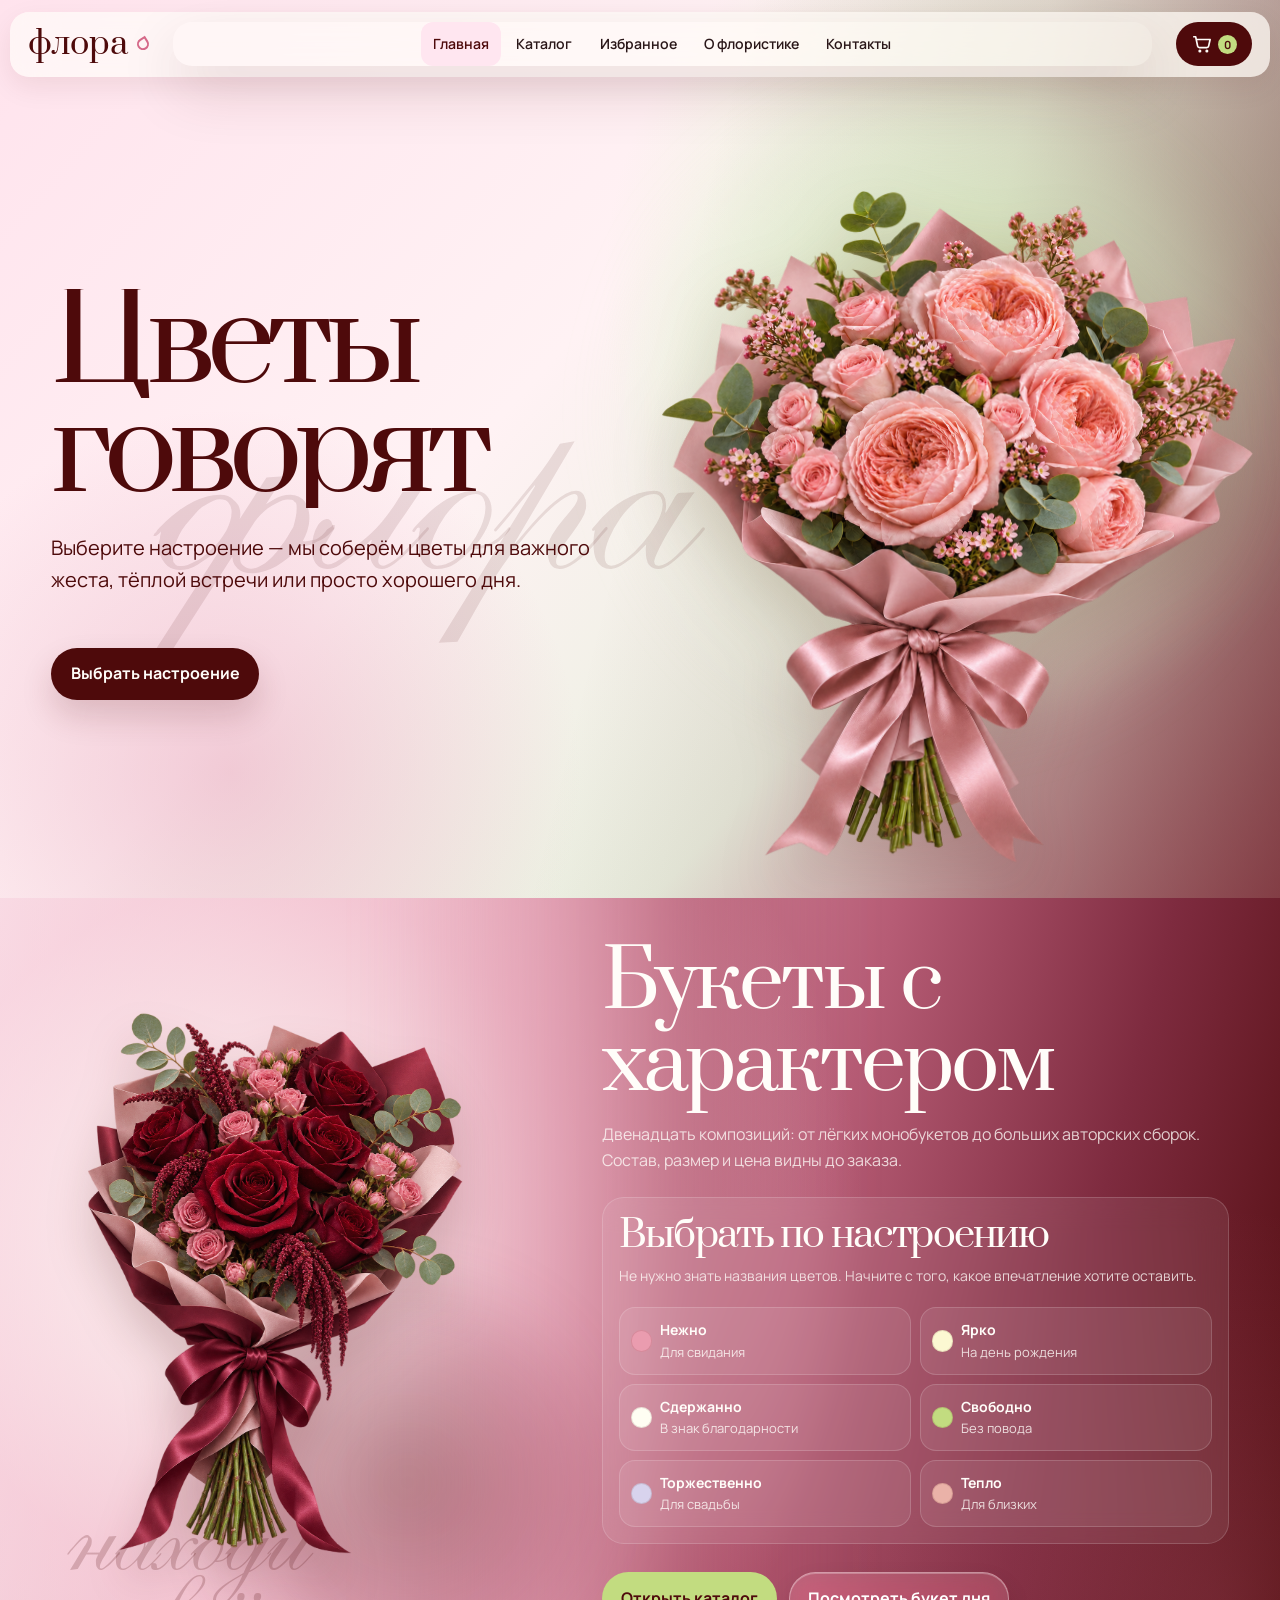
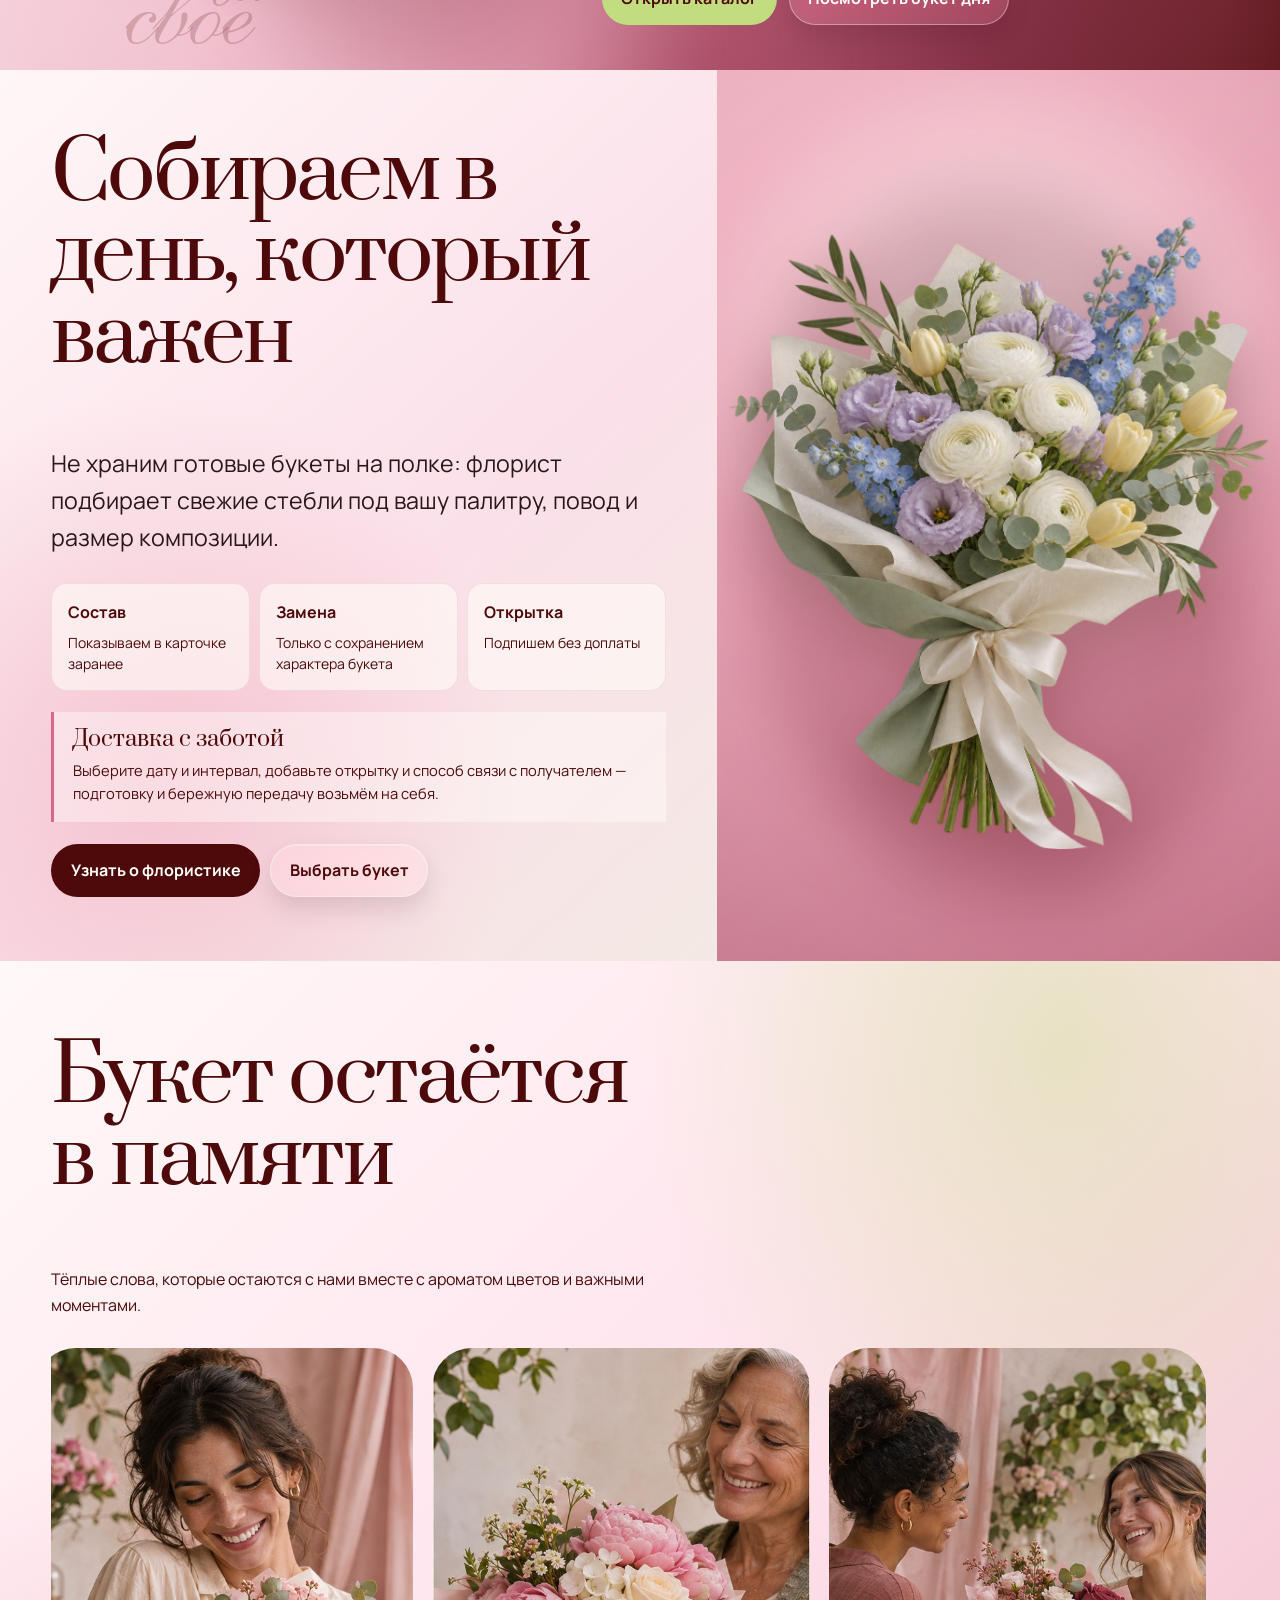
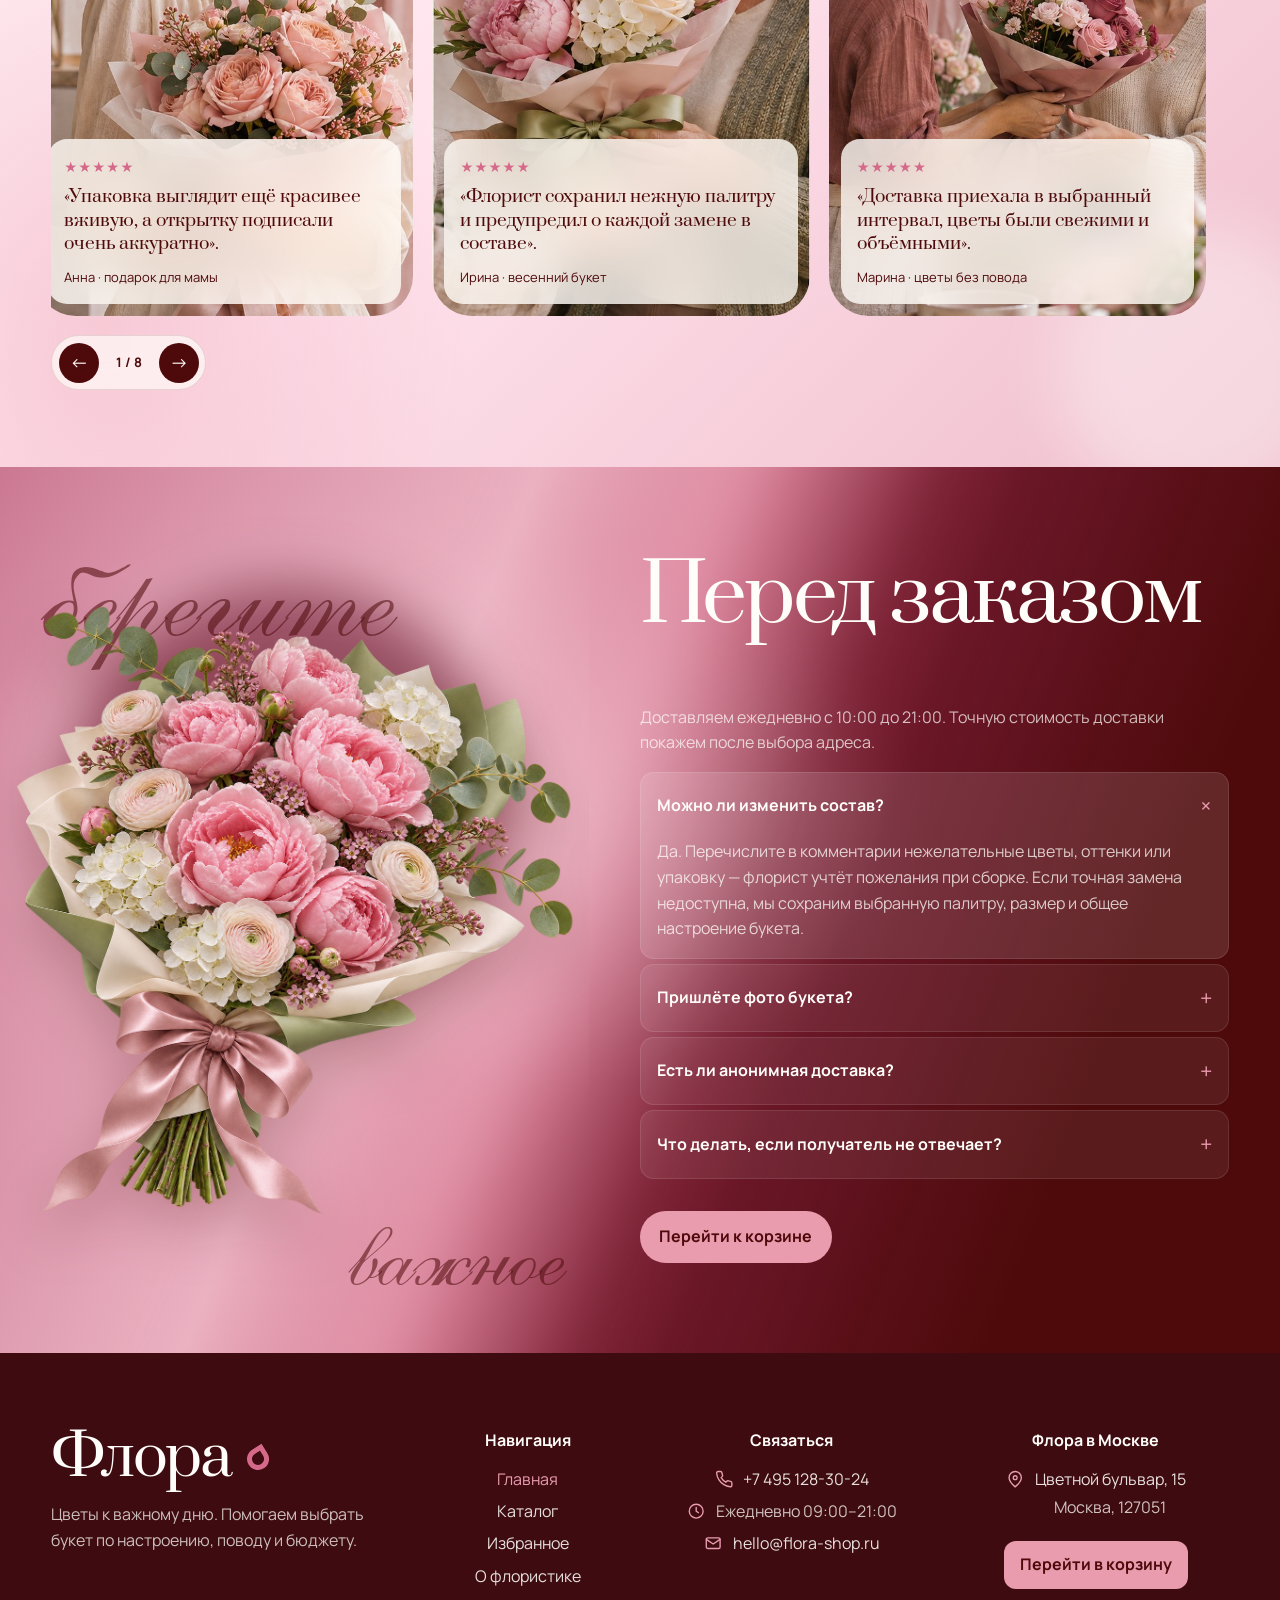
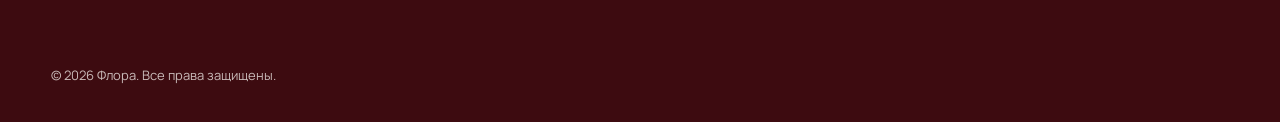
<file: index.html>
<!doctype html>
<html lang="ru">
<head>
  <meta charset="UTF-8">
  <meta name="viewport" content="width=device-width, initial-scale=1.0">
  <meta name="description" content="Флора — городской цветочный магазин: авторские букеты и бережная доставка.">
  <meta name="theme-color" content="#FFE6F0">
  <title>Флора — цветы к важному дню</title>
  <link rel="preconnect" href="https://fonts.googleapis.com">
  <link rel="preconnect" href="https://fonts.gstatic.com" crossorigin>
  <link href="https://fonts.googleapis.com/css2?family=Manrope:wght@400;500;600;700&family=Prata&display=swap" rel="stylesheet">
  <link rel="stylesheet" href="css/style.css">
  <link rel="stylesheet" href="css/responsive.css">
  <script>document.documentElement.classList.add('js')</script>
  <script type="module" src="js/main.js"></script>
</head>
<body data-page="home">
  <a class="skip-link" href="#main-content">К основному содержанию</a>
  <header class="site-header" data-header>
    <a class="brand" href="index.html" aria-label="Флора, главная">флора</a>
    <button class="menu-toggle" type="button" aria-expanded="false" aria-controls="site-nav">Меню</button>
    <nav class="site-nav" id="site-nav" aria-label="Основная навигация">
      <a aria-current="page" href="index.html">Главная</a>
      <a href="catalog.html">Каталог</a>
      <a href="saved.html">Избранное</a>
      <a href="about.html">О флористике</a>
      <a href="contacts.html">Контакты</a>
    </nav>
    <a class="cart-link" href="bag.html" aria-label="Корзина, 0 товаров"><svg class="cart-link__icon" aria-hidden="true" viewBox="0 0 24 24"><path d="M3 4h2l2.1 10.1a2 2 0 0 0 2 1.6h7.8a2 2 0 0 0 2-1.6L20.5 7H6M9.5 20a.75.75 0 1 0 0-1.5.75.75 0 0 0 0 1.5ZM17 20a.75.75 0 1 0 0-1.5.75.75 0 0 0 0 1.5Z"/></svg><span class="cart-count" data-cart-count aria-hidden="true">0</span></a>
  </header>

  <main id="main-content">
    <section class="hero" aria-labelledby="hero-title">
      <div class="hero__photo shutter" data-shutter>
        <picture><img src="images/hero-bouquet-clean-cutout.png" srcset="images/responsive/hero-bouquet-clean-cutout-480.png 480w, images/hero-bouquet-clean-cutout.png 1186w" sizes="(max-width: 55.99rem) 92vw, 48vw" width="1186" height="1327" fetchpriority="high" decoding="async" alt="Объёмный букет пудровых садовых роз с атласной лентой"></picture>
      </div>
      <div class="hero__content">
        <h1 id="hero-title" class="display lines"><span class="line"><span data-line style="--i:0">Цветы</span></span><span class="line"><span data-line style="--i:1">говорят</span></span></h1>
        <p class="hero__lead" data-rise style="--i:2">Выберите настроение — мы соберём цветы для важного жеста, тёплой встречи или просто хорошего дня.</p>
        <a class="button button--primary hero__action" href="#featured" data-rise style="--i:3">Выбрать настроение</a>
      </div>
    </section>

    <section class="featured" id="featured" aria-labelledby="featured-title" data-reveal>
      <div class="featured__visual" aria-hidden="true"><img src="images/featured-bouquet-transparent.png" srcset="images/responsive/featured-bouquet-transparent-480.png 480w, images/featured-bouquet-transparent.png 1049w" sizes="(max-width: 55.99rem) 92vw, 48vw" width="1049" height="1500" loading="lazy" decoding="async" alt="" data-object-reveal></div>
      <div class="featured__copy">
        <div class="featured__intro">
          <h2 id="featured-title">Букеты с характером</h2>
          <p>Двенадцать композиций: от лёгких монобукетов до больших авторских сборок. Состав, размер и цена видны до заказа.</p>
        </div>
        <div class="mood-picker" aria-labelledby="mood-title">
          <div class="mood-picker__heading">
            <h3 id="mood-title">Выбрать по настроению</h3>
            <p>Не нужно знать названия цветов. Начните с того, какое впечатление хотите оставить.</p>
          </div>
          <div class="mood-picker__grid">
            <a href="catalog.html?occasion=date"><span class="color-dot color-dot--rose" aria-hidden="true"></span><strong>Нежно</strong><small>Для свидания</small></a>
            <a href="catalog.html?occasion=birthday"><span class="color-dot color-dot--sun" aria-hidden="true"></span><strong>Ярко</strong><small>На день рождения</small></a>
            <a href="catalog.html?occasion=thanks"><span class="color-dot color-dot--white" aria-hidden="true"></span><strong>Сдержанно</strong><small>В знак благодарности</small></a>
            <a href="catalog.html?occasion=universal"><span class="color-dot color-dot--field" aria-hidden="true"></span><strong>Свободно</strong><small>Без повода</small></a>
            <a href="catalog.html?occasion=wedding"><span class="color-dot color-dot--blue" aria-hidden="true"></span><strong>Торжественно</strong><small>Для свадьбы</small></a>
            <a href="catalog.html?occasion=universal"><span class="color-dot color-dot--warm" aria-hidden="true"></span><strong>Тепло</strong><small>Для близких</small></a>
          </div>
        </div>
        <div class="featured__actions">
          <a class="button button--primary" href="catalog.html">Открыть каталог</a>
          <a class="button button--quiet" href="product.html?id=3">Посмотреть букет дня</a>
        </div>
      </div>
    </section>

    <section class="atelier" id="atelier" aria-labelledby="atelier-title">
      <div class="atelier__copy" data-reveal>
        <h2 id="atelier-title">Собираем в день, который важен</h2>
        <p class="lead">Не храним готовые букеты на полке: флорист подбирает свежие стебли под вашу палитру, повод и размер композиции.</p>
        <dl class="atelier__facts">
          <div><dt>Состав</dt><dd>Показываем в карточке заранее</dd></div>
          <div><dt>Замена</dt><dd>Только с сохранением характера букета</dd></div>
          <div><dt>Открытка</dt><dd>Подпишем без доплаты</dd></div>
        </dl>
        <div class="atelier__delivery">
          <h3>Доставка с заботой</h3>
          <p>Выберите дату и интервал, добавьте открытку и способ связи с получателем — подготовку и бережную передачу возьмём на себя.</p>
        </div>
        <div class="atelier__actions"><a class="button button--primary" href="about.html">Узнать о флористике</a><a class="button button--quiet" href="catalog.html">Выбрать букет</a></div>
      </div>
      <figure class="atelier__photo atelier__photo--bouquet shutter" data-reveal><img src="images/atelier-spring-bouquet.png" srcset="images/responsive/atelier-spring-bouquet-480.png 480w, images/atelier-spring-bouquet.png 1159w" sizes="(max-width: 55.99rem) 92vw, 48vw" width="1159" height="1358" loading="lazy" decoding="async" alt="Объёмный букет белых ранункулюсов, лиловой эустомы, голубого дельфиниума и тюльпанов"></figure>
    </section>

    <section class="reviews" aria-labelledby="reviews-title">
      <div class="reviews__heading" data-reveal>
        <h2 id="reviews-title">Букет остаётся<br>в памяти</h2>
        <p>Тёплые слова, которые остаются с нами вместе с ароматом цветов и важными моментами.</p>
      </div>
      <div class="reviews__carousel" data-reviews-carousel role="region" aria-label="Отзывы покупателей">
        <div class="reviews__grid" data-reviews-track>
          <figure class="review-card" data-reveal><img src="images/review-anna.jpg" width="583" height="879" loading="lazy" decoding="async" alt="Девушка держит пудровый букет садовых роз"><figcaption class="glass-card"><p class="review-stars" aria-label="5 из 5 звёзд">★★★★★</p><blockquote>«Упаковка выглядит ещё красивее вживую, а открытку подписали очень аккуратно».</blockquote><p>Анна · подарок для мамы</p></figcaption></figure>
          <figure class="review-card" data-reveal><img src="images/review-irina.jpg" width="583" height="879" loading="lazy" decoding="async" alt="Женщина получает букет пионов и гортензии"><figcaption class="glass-card"><p class="review-stars" aria-label="5 из 5 звёзд">★★★★★</p><blockquote>«Флорист сохранил нежную палитру и предупредил о каждой замене в составе».</blockquote><p>Ирина · весенний букет</p></figcaption></figure>
          <figure class="review-card" data-reveal><img src="images/review-marina.jpg" width="584" height="879" loading="lazy" decoding="async" alt="Две подруги передают друг другу букет в цветочной мастерской"><figcaption class="glass-card"><p class="review-stars" aria-label="5 из 5 звёзд">★★★★★</p><blockquote>«Доставка приехала в выбранный интервал, цветы были свежими и объёмными».</blockquote><p>Марина · цветы без повода</p></figcaption></figure>
          <figure class="review-card" data-reveal><img src="images/review-sofia.png" srcset="images/responsive/review-sofia-480.png 480w, images/review-sofia.png 1024w" sizes="(max-width: 55.99rem) 82vw, 28vw" width="1024" height="1536" loading="lazy" decoding="async" alt="Девушка с букетом белых тюльпанов и розовых ранункулюсов"><figcaption class="glass-card"><p class="review-stars" aria-label="5 из 5 звёзд">★★★★★</p><blockquote>«Очень бережная доставка: написали заранее, а букет оказался ещё объёмнее, чем на фото».</blockquote><p>София · нежный комплимент</p></figcaption></figure>
          <figure class="review-card" data-reveal><img src="images/review-daniel.png" srcset="images/responsive/review-daniel-480.png 480w, images/review-daniel.png 1024w" sizes="(max-width: 55.99rem) 82vw, 28vw" width="1024" height="1536" loading="lazy" decoding="async" alt="Пара принимает букет в светлом интерьере"><figcaption class="glass-card"><p class="review-stars" aria-label="5 из 5 звёзд">★★★★★</p><blockquote>«Заказал сюрприз: команда помогла с текстом открытки и всё приехало точно ко времени».</blockquote><p>Даниил · букет для свидания</p></figcaption></figure>
          <figure class="review-card" data-reveal><img src="images/review-elena.png" srcset="images/responsive/review-elena-480.png 480w, images/review-elena.png 1024w" sizes="(max-width: 55.99rem) 82vw, 28vw" width="1024" height="1536" loading="lazy" decoding="async" alt="Женщина получает букет персиковых роз в светлой квартире"><figcaption class="glass-card"><p class="review-stars" aria-label="5 из 5 звёзд">★★★★★</p><blockquote>«Заказ оформила вечером, а утром уже получила бережное сообщение от курьера. Цветы — как на фото, только ещё нежнее».</blockquote><p>Елена · сюрприз для сестры</p></figcaption></figure>
          <figure class="review-card" data-reveal><img src="images/review-artem.png" srcset="images/responsive/review-artem-480.png 480w, images/review-artem.png 1024w" sizes="(max-width: 55.99rem) 82vw, 28vw" width="1024" height="1536" loading="lazy" decoding="async" alt="Пара с бордовым букетом у городского кафе"><figcaption class="glass-card"><p class="review-stars" aria-label="5 из 5 звёзд">★★★★★</p><blockquote>«Угадали с настроением: глубокий винный букет и очень деликатная упаковка. Получательница была в восторге».</blockquote><p>Артём · важное свидание</p></figcaption></figure>
          <figure class="review-card" data-reveal><img src="images/review-vera.png" srcset="images/responsive/review-vera-480.png 480w, images/review-vera.png 1024w" sizes="(max-width: 55.99rem) 82vw, 28vw" width="1024" height="1536" loading="lazy" decoding="async" alt="Девушка с весенним букетом белых тюльпанов"><figcaption class="glass-card"><p class="review-stars" aria-label="5 из 5 звёзд">★★★★★</p><blockquote>«Попросила сделать композицию лёгкой и весенней — получилось именно то самое ощущение. Спасибо флористу за вкус».</blockquote><p>Вера · цветы без повода</p></figcaption></figure>
        </div>
        <div class="reviews__controls"><button class="reviews__control" type="button" data-review-prev aria-label="Предыдущий отзыв">←</button><span class="reviews__count" data-reviews-count>1 / 8</span><button class="reviews__control" type="button" data-review-next aria-label="Следующий отзыв">→</button></div>
      </div>
    </section>

    <section class="faq" aria-labelledby="faq-title">
      <div class="faq__media" data-reveal><span class="faq__halo" aria-hidden="true"></span><span class="faq__signature" aria-hidden="true"><span>берегите</span><span>важное</span></span><img class="faq__bouquet" src="images/catalog-bouquet-transparent.png" srcset="images/responsive/catalog-bouquet-transparent-480.png 480w, images/catalog-bouquet-transparent.png 1200w" sizes="(max-width: 55.99rem) 92vw, 48vw" width="1200" height="1310" loading="lazy" decoding="async" alt="" data-object-reveal></div>
      <div class="faq__content" data-reveal>
        <h2 id="faq-title">Перед заказом</h2>
        <p>Доставляем ежедневно с 10:00 до 21:00. Точную стоимость доставки покажем после выбора адреса.</p>
        <details open><summary>Можно ли изменить состав?</summary><p>Да. Перечислите в комментарии нежелательные цветы, оттенки или упаковку — флорист учтёт пожелания при сборке. Если точная замена недоступна, мы сохраним выбранную палитру, размер и общее настроение букета.</p></details>
        <details><summary>Пришлёте фото букета?</summary><p>Да, укажите просьбу о фотографии в комментарии к заказу. Мы покажем готовую композицию перед передачей курьеру, чтобы вы увидели форму, палитру и упаковку букета.</p></details>
        <details><summary>Есть ли анонимная доставка?</summary><p>Да. Мы не называем получателю имя заказчика и не вкладываем в букет чек или данные об оплате. Для уточнения адреса курьер при необходимости представится сотрудником цветочной мастерской.</p></details>
        <details><summary>Что делать, если получатель не отвечает?</summary><p>Курьер сначала попробует связаться с получателем по указанному номеру. Если ответа не будет, мы позвоним заказчику и вместе решим, подождать на месте или согласовать другое время передачи.</p></details>
        <a class="button button--primary" href="bag.html">Перейти к корзине</a>
      </div>
    </section>
  </main>

  <footer class="site-footer site-footer--unified">
    <div class="site-footer__grid">
      <div class="site-footer__identity"><a class="brand brand--footer" href="index.html">Флора</a><p>Цветы к важному дню. Помогаем выбрать букет по настроению, поводу и бюджету.</p></div>
      <nav class="site-footer__section" aria-label="Навигация в подвале"><h2 class="site-footer__heading">Навигация</h2><a href="index.html" data-footer-page="home">Главная</a><a href="catalog.html" data-footer-page="catalog">Каталог</a><a href="saved.html" data-footer-page="favorites">Избранное</a><a href="about.html" data-footer-page="about">О флористике</a></nav>
      <div class="site-footer__section site-footer__contact"><h2 class="site-footer__heading">Связаться</h2><a class="site-footer__item" href="tel:+74951283024"><svg class="site-footer__icon" aria-hidden="true" viewBox="0 0 24 24"><path d="M22 16.92v3a2 2 0 0 1-2.18 2 19.79 19.79 0 0 1-8.63-3.07 19.5 19.5 0 0 1-6-6A19.79 19.79 0 0 1 2.12 4.18 2 2 0 0 1 4.11 2h3a2 2 0 0 1 2 1.72c.13.96.36 1.9.69 2.8a2 2 0 0 1-.45 2.11L8.09 9.91a16 16 0 0 0 6 6l1.27-1.27a2 2 0 0 1 2.11-.45c.91.33 1.85.56 2.81.69A2 2 0 0 1 22 16.92Z"/></svg><span>+7 495 128-30-24</span></a><span class="site-footer__item"><svg class="site-footer__icon" aria-hidden="true" viewBox="0 0 24 24"><circle cx="12" cy="12" r="9"/><path d="M12 7v5l3 2"/></svg><span>Ежедневно 09:00–21:00</span></span><a class="site-footer__item" href="mailto:hello@flora-shop.ru"><svg class="site-footer__icon" aria-hidden="true" viewBox="0 0 24 24"><rect x="3" y="5" width="18" height="14" rx="2"/><path d="m3 7 9 6 9-6"/></svg><span>hello@flora-shop.ru</span></a></div>
      <address class="site-footer__section site-footer__address"><h2 class="site-footer__heading">Флора в Москве</h2><span class="site-footer__item"><svg class="site-footer__icon" aria-hidden="true" viewBox="0 0 24 24"><path d="M20 10c0 5-8 12-8 12S4 15 4 10a8 8 0 1 1 16 0Z"/><circle cx="12" cy="10" r="2.5"/></svg><span class="site-footer__address-copy"><a href="https://yandex.ru/maps" rel="noopener" target="_blank">Цветной бульвар, 15</a><span>Москва, 127051</span></span></span><a class="site-footer__cta" href="bag.html">Перейти в корзину</a></address>
    </div>
    <div class="site-footer__bottom"><p>© <span data-current-year>2026</span> Флора. Все права защищены.</p></div>
  </footer>
  <button class="scroll-top" type="button" data-scroll-top aria-label="Вернуться наверх"><span aria-hidden="true">↑</span></button>
  <div class="toast" role="status" aria-live="polite" aria-atomic="true" hidden data-toast></div>
</body>
</html>
</file>
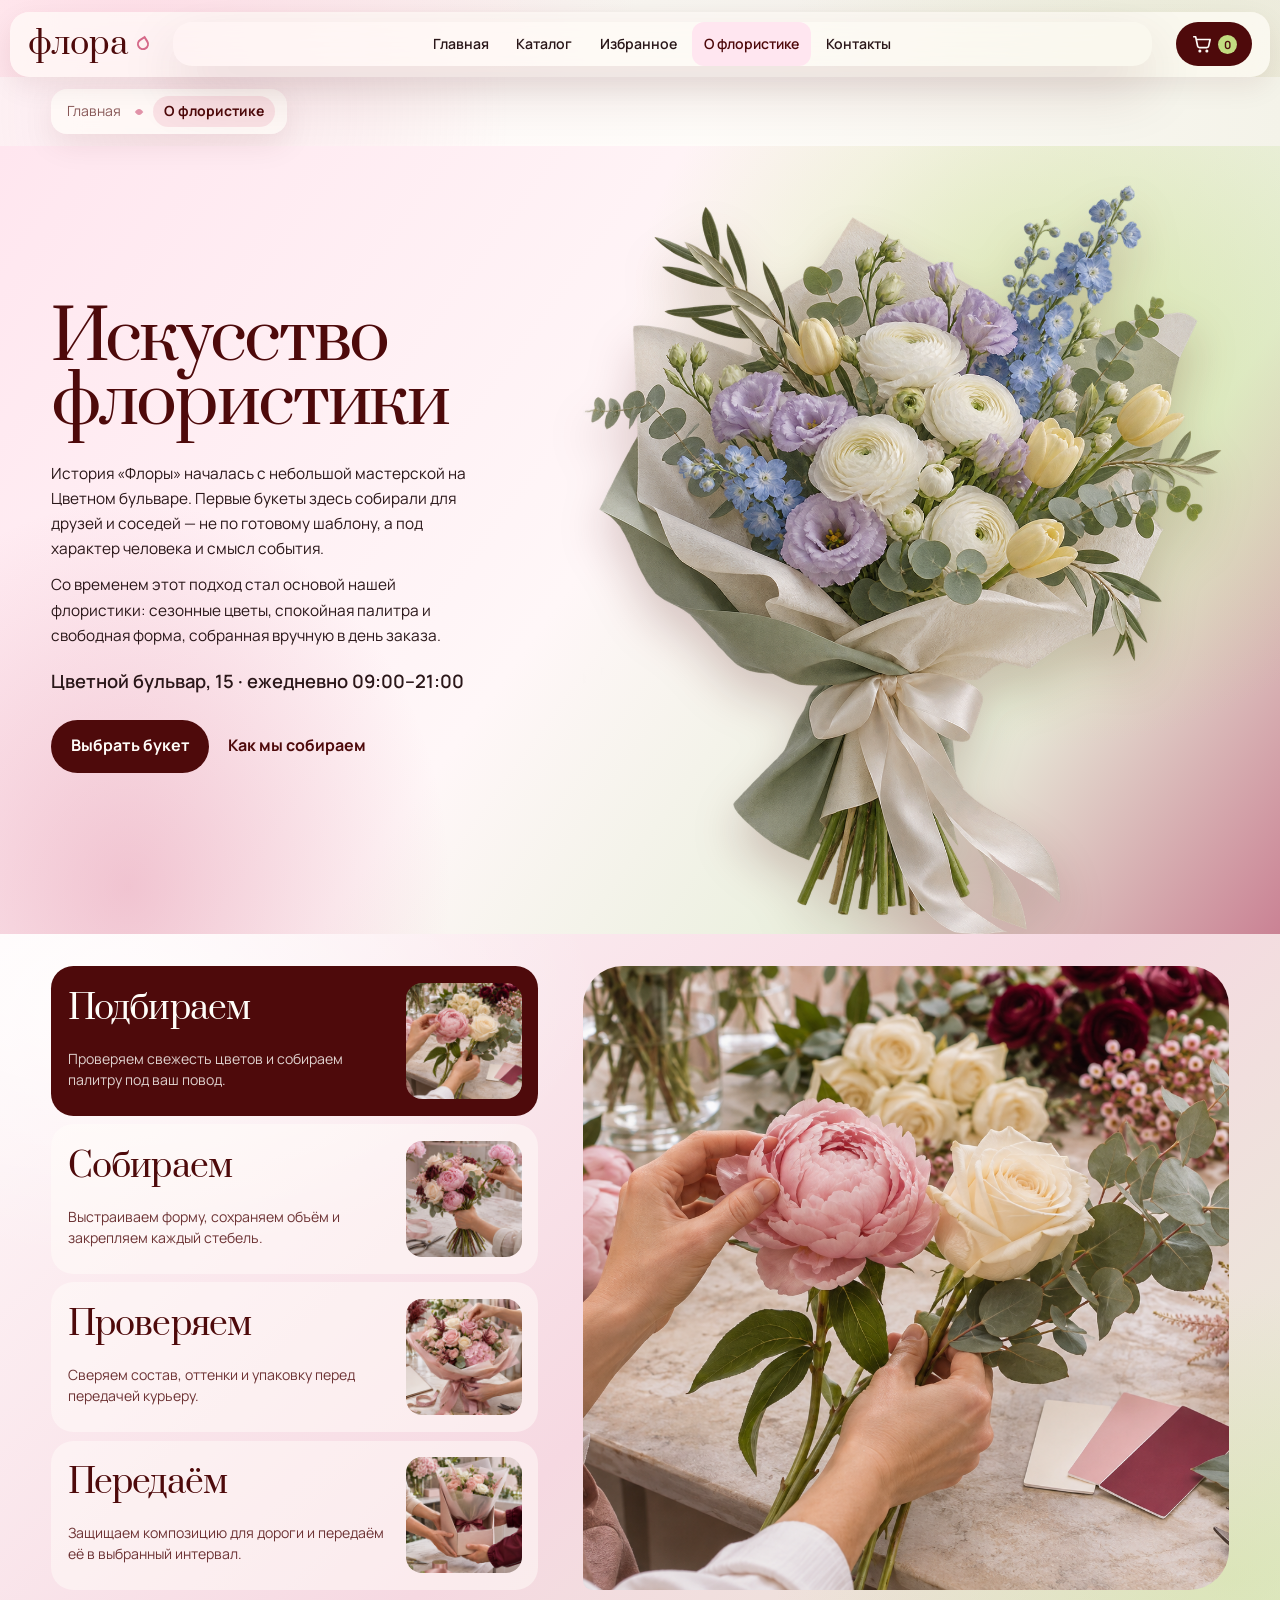
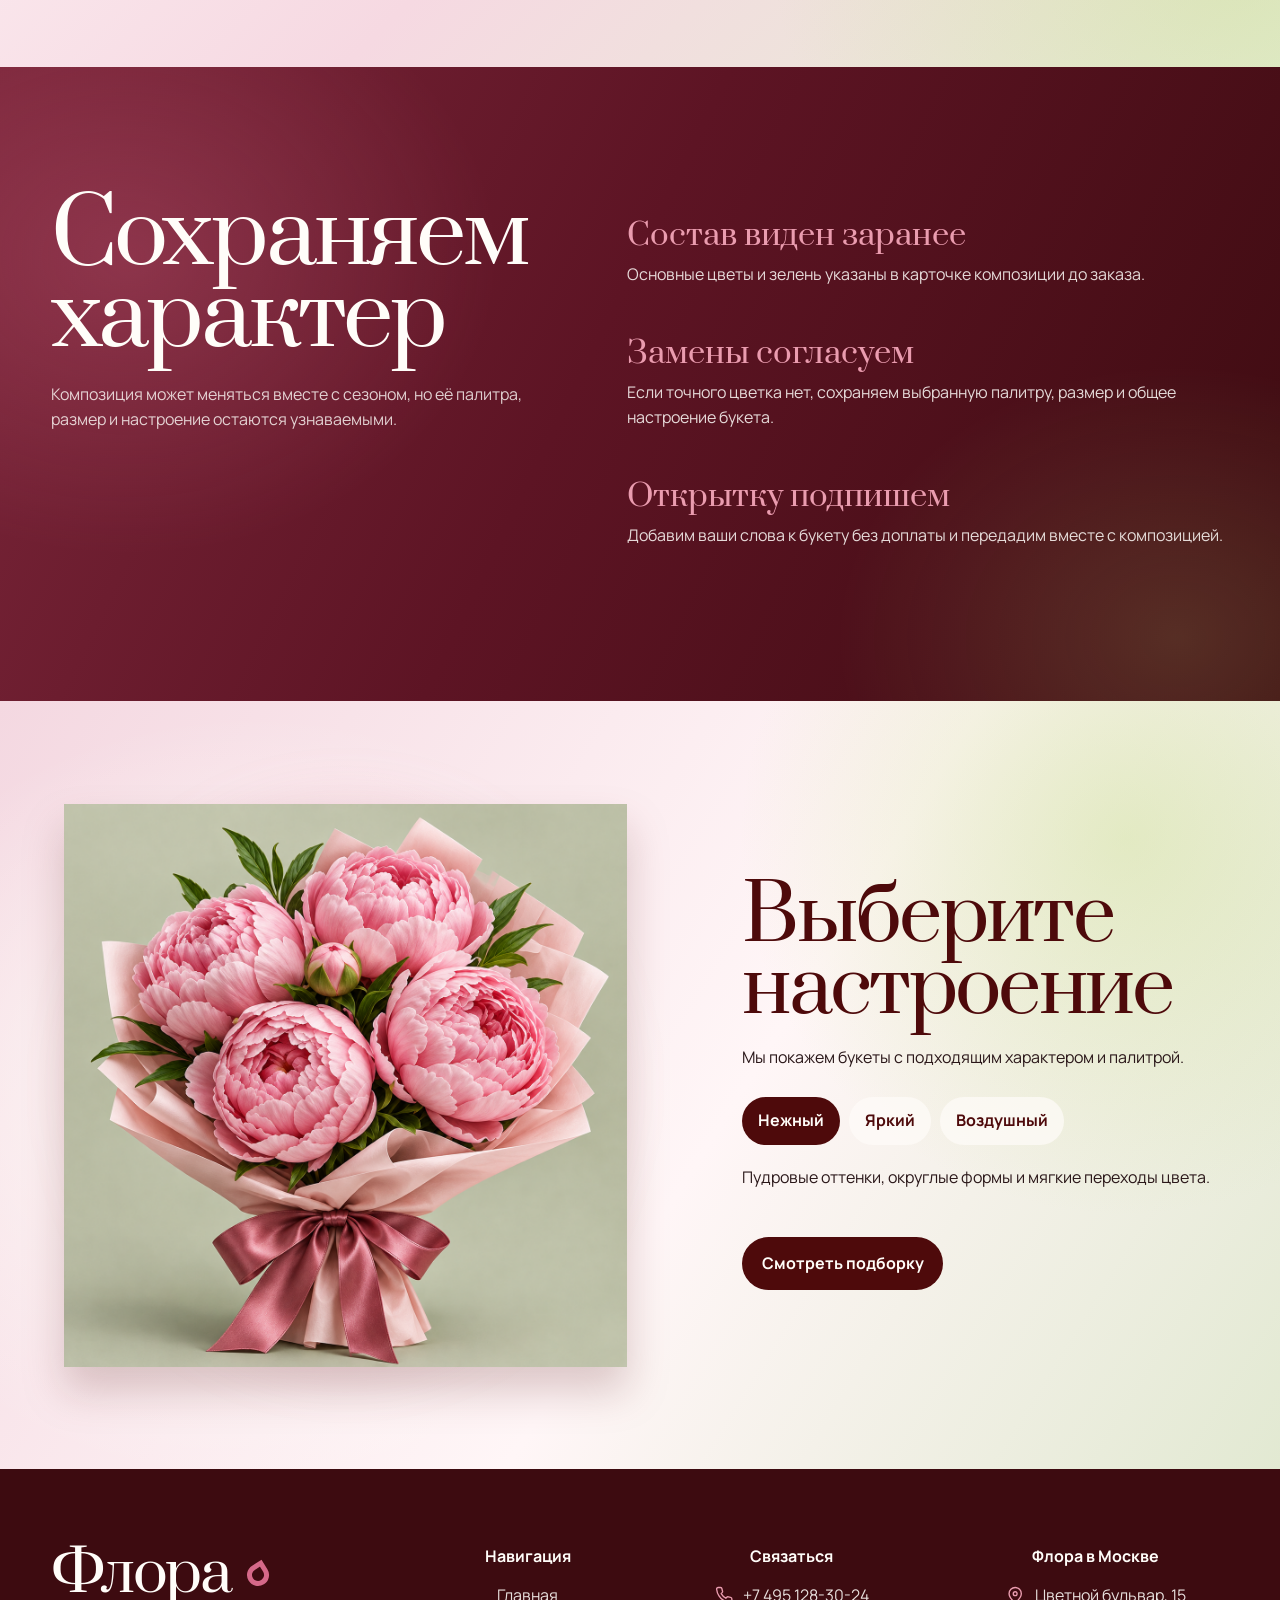
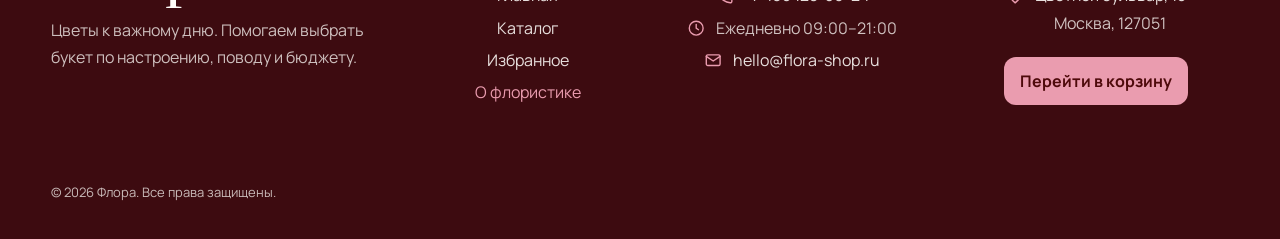
<file: about.html>
<!doctype html>
<html lang="ru">
<head>
  <meta charset="UTF-8">
  <meta name="viewport" content="width=device-width, initial-scale=1.0">
  <meta name="description" content="Как флористы Флоры подбирают свежие цветы, собирают, проверяют и передают букеты в день заказа.">
  <meta name="theme-color" content="#FFE6F0">
  <title>О флористике — Флора</title>
  <link rel="preconnect" href="https://fonts.googleapis.com">
  <link rel="preconnect" href="https://fonts.gstatic.com" crossorigin>
  <link href="https://fonts.googleapis.com/css2?family=Manrope:wght@400;500;600;700&family=Prata&display=swap" rel="stylesheet">
  <link rel="stylesheet" href="css/style.css">
  <link rel="stylesheet" href="css/responsive.css">
  <script>document.documentElement.classList.add('js')</script>
  <script type="module" src="js/main.js"></script>
</head>
<body data-page="about">
  <a class="skip-link" href="#main-content">К основному содержанию</a>
  <header class="site-header" data-header>
    <a class="brand" href="index.html" aria-label="Флора, главная">флора</a>
    <button class="menu-toggle" type="button" aria-expanded="false" aria-controls="site-nav">Меню</button>
    <nav class="site-nav" id="site-nav" aria-label="Основная навигация">
      <a href="index.html">Главная</a><a href="catalog.html">Каталог</a><a href="saved.html">Избранное</a><a aria-current="page" href="about.html">О флористике</a><a href="contacts.html">Контакты</a>
    </nav>
    <a class="cart-link" href="bag.html" aria-label="Корзина, 0 товаров"><svg class="cart-link__icon" aria-hidden="true" viewBox="0 0 24 24"><path d="M3 4h2l2.1 10.1a2 2 0 0 0 2 1.6h7.8a2 2 0 0 0 2-1.6L20.5 7H6M9.5 20a.75.75 0 1 0 0-1.5.75.75 0 0 0 0 1.5ZM17 20a.75.75 0 1 0 0-1.5.75.75 0 0 0 0 1.5Z"/></svg><span class="cart-count" data-cart-count aria-hidden="true">0</span></a>
  </header>

  <main id="main-content">
    <section class="floristry-hero" aria-labelledby="floristry-title">
      <div class="floristry-hero__copy">
        <h1 id="floristry-title" class="floristry-title-lines">
          <span class="floristry-title-lines__mask"><span class="floristry-title-lines__line">Искусство</span></span>
          <span class="floristry-title-lines__mask"><span class="floristry-title-lines__line">флористики</span></span>
        </h1>
        <div class="floristry-hero__story" data-reveal>
          <p>История «Флоры» началась с небольшой мастерской на Цветном бульваре. Первые букеты здесь собирали для друзей и соседей — не по готовому шаблону, а под характер человека и смысл события.</p>
          <p>Со временем этот подход стал основой нашей флористики: сезонные цветы, спокойная палитра и свободная форма, собранная вручную в день заказа.</p>
        </div>
        <p class="floristry-hero__place" data-reveal data-reveal-delay="70">Цветной бульвар, 15 · ежедневно 09:00–21:00</p>
        <div class="floristry-hero__actions" data-reveal data-reveal-delay="140">
          <a class="button button--primary" href="catalog.html">Выбрать букет</a>
          <a class="floristry-text-link" href="#floristry-process">Как мы собираем</a>
        </div>
      </div>
      <div class="floristry-hero__visual">
        <figure class="floristry-hero__media">
          <img src="images/atelier-spring-bouquet.png" srcset="images/responsive/atelier-spring-bouquet-480.png 480w, images/atelier-spring-bouquet.png 1159w" sizes="(max-width: 55.99rem) 92vw, 52vw" width="1159" height="1358" decoding="async" alt="Весенний букет из ранункулюсов, эустомы, дельфиниума и тюльпанов">
        </figure>
      </div>
    </section>

    <section class="floristry-process" id="floristry-process" aria-label="Как создаётся букет" data-floristry-process>
      <div class="floristry-process__layout">
        <div class="floristry-process__index">
          <button class="floristry-stage" type="button" aria-pressed="true" aria-controls="process-preview" data-process-step data-process-src="images/delivery-step-select.png" data-process-alt="Флорист выбирает свежие цветы и сравнивает оттенки">
            <span class="floristry-stage__title">Подбираем</span>
            <span class="floristry-stage__text">Проверяем свежесть цветов и собираем палитру под ваш повод.</span>
            <img class="floristry-stage__mobile-image" src="images/delivery-step-select.png" width="1536" height="1024" loading="lazy" decoding="async" alt="">
          </button>
          <button class="floristry-stage" type="button" aria-pressed="false" aria-controls="process-preview" data-process-step data-process-src="images/delivery-step-assemble.png" data-process-alt="Флорист собирает цветы по спирали">
            <span class="floristry-stage__title">Собираем</span>
            <span class="floristry-stage__text">Выстраиваем форму, сохраняем объём и закрепляем каждый стебель.</span>
            <img class="floristry-stage__mobile-image" src="images/delivery-step-assemble.png" width="1536" height="1024" loading="lazy" decoding="async" alt="">
          </button>
          <button class="floristry-stage" type="button" aria-pressed="false" aria-controls="process-preview" data-process-step data-process-src="images/delivery-step-check.png" data-process-alt="Готовый букет проходит проверку перед отправкой">
            <span class="floristry-stage__title">Проверяем</span>
            <span class="floristry-stage__text">Сверяем состав, оттенки и упаковку перед передачей курьеру.</span>
            <img class="floristry-stage__mobile-image" src="images/delivery-step-check.png" width="1536" height="1024" loading="lazy" decoding="async" alt="">
          </button>
          <button class="floristry-stage" type="button" aria-pressed="false" aria-controls="process-preview" data-process-step data-process-src="images/delivery-step-handoff.png" data-process-alt="Флорист передаёт упакованный букет курьеру">
            <span class="floristry-stage__title">Передаём</span>
            <span class="floristry-stage__text">Защищаем композицию для дороги и передаём её в выбранный интервал.</span>
            <img class="floristry-stage__mobile-image" src="images/delivery-step-handoff.png" width="1536" height="1024" loading="lazy" decoding="async" alt="">
          </button>
        </div>
        <figure class="floristry-process__preview" id="process-preview">
          <div class="floristry-process__preview-frame">
            <img src="images/delivery-step-select.png" width="1536" height="1024" loading="lazy" decoding="async" alt="Флорист выбирает свежие цветы и сравнивает оттенки" data-process-preview>
          </div>
        </figure>
      </div>
    </section>

    <section class="floristry-standards" aria-labelledby="standards-title">
      <div class="floristry-standards__intro" data-reveal>
        <h2 id="standards-title">Сохраняем характер</h2>
        <p>Композиция может меняться вместе с сезоном, но её палитра, размер и настроение остаются узнаваемыми.</p>
      </div>
      <dl>
        <div data-reveal><dt>Состав виден заранее</dt><dd>Основные цветы и зелень указаны в карточке композиции до заказа.</dd></div>
        <div data-reveal data-reveal-delay="70"><dt>Замены согласуем</dt><dd>Если точного цветка нет, сохраняем выбранную палитру, размер и общее настроение букета.</dd></div>
        <div data-reveal data-reveal-delay="140"><dt>Открытку подпишем</dt><dd>Добавим ваши слова к букету без доплаты и передадим вместе с композицией.</dd></div>
      </dl>
    </section>

    <section class="floristry-mood" aria-labelledby="mood-title" data-floristry-mood>
      <figure class="floristry-mood__media" data-reveal>
        <img src="images/bouquet-pink-peony-hq.png" width="1536" height="1536" loading="lazy" decoding="async" alt="Нежный розовый букет пионов" data-mood-image>
      </figure>
      <div class="floristry-mood__copy" data-reveal data-reveal-delay="100">
        <h2 id="mood-title">Выберите настроение</h2>
        <p>Мы покажем букеты с подходящим характером и палитрой.</p>
        <div class="floristry-mood__choices">
          <button type="button" data-mood="gentle" aria-pressed="true">Нежный</button>
          <button type="button" data-mood="vivid" aria-pressed="false">Яркий</button>
          <button type="button" data-mood="airy" aria-pressed="false">Воздушный</button>
        </div>
        <p class="floristry-mood__result" data-mood-text>Пудровые оттенки, округлые формы и мягкие переходы цвета.</p>
        <a class="button button--primary" href="catalog.html?occasion=date" data-mood-link>Смотреть подборку</a>
      </div>
    </section>
  </main>

  <footer class="site-footer site-footer--unified">
    <div class="site-footer__grid">
      <div class="site-footer__identity"><a class="brand brand--footer" href="index.html">Флора</a><p>Цветы к важному дню. Помогаем выбрать букет по настроению, поводу и бюджету.</p></div>
      <nav class="site-footer__section" aria-label="Навигация в подвале"><h2 class="site-footer__heading">Навигация</h2><a href="index.html" data-footer-page="home">Главная</a><a href="catalog.html" data-footer-page="catalog">Каталог</a><a href="saved.html" data-footer-page="favorites">Избранное</a><a aria-current="page" href="about.html" data-footer-page="about">О флористике</a></nav>
      <div class="site-footer__section site-footer__contact"><h2 class="site-footer__heading">Связаться</h2><a class="site-footer__item" href="tel:+74951283024"><svg class="site-footer__icon" aria-hidden="true" viewBox="0 0 24 24"><path d="M22 16.92v3a2 2 0 0 1-2.18 2 19.79 19.79 0 0 1-8.63-3.07 19.5 19.5 0 0 1-6-6A19.79 19.79 0 0 1 2.12 4.18 2 2 0 0 1 4.11 2h3a2 2 0 0 1 2 1.72c.13.96.36 1.9.69 2.8a2 2 0 0 1-.45 2.11L8.09 9.91a16 16 0 0 0 6 6l1.27-1.27a2 2 0 0 1 2.11-.45c.91.33 1.85.56 2.81.69A2 2 0 0 1 22 16.92Z"/></svg><span>+7 495 128-30-24</span></a><span class="site-footer__item"><svg class="site-footer__icon" aria-hidden="true" viewBox="0 0 24 24"><circle cx="12" cy="12" r="9"/><path d="M12 7v5l3 2"/></svg><span>Ежедневно 09:00–21:00</span></span><a class="site-footer__item" href="mailto:hello@flora-shop.ru"><svg class="site-footer__icon" aria-hidden="true" viewBox="0 0 24 24"><rect x="3" y="5" width="18" height="14" rx="2"/><path d="m3 7 9 6 9-6"/></svg><span>hello@flora-shop.ru</span></a></div>
      <address class="site-footer__section site-footer__address"><h2 class="site-footer__heading">Флора в Москве</h2><span class="site-footer__item"><svg class="site-footer__icon" aria-hidden="true" viewBox="0 0 24 24"><path d="M20 10c0 5-8 12-8 12S4 15 4 10a8 8 0 1 1 16 0Z"/><circle cx="12" cy="10" r="2.5"/></svg><span class="site-footer__address-copy"><a href="https://yandex.ru/maps" rel="noopener" target="_blank">Цветной бульвар, 15</a><span>Москва, 127051</span></span></span><a class="site-footer__cta" href="bag.html">Перейти в корзину</a></address>
    </div>
    <div class="site-footer__bottom"><p>© <span data-current-year>2026</span> Флора. Все права защищены.</p></div>
  </footer>
  <button class="scroll-top" type="button" data-scroll-top aria-label="Вернуться наверх"><span aria-hidden="true">↑</span></button>
  <div class="toast" role="status" aria-live="polite" aria-atomic="true" hidden data-toast></div>
</body>
</html>
</file>
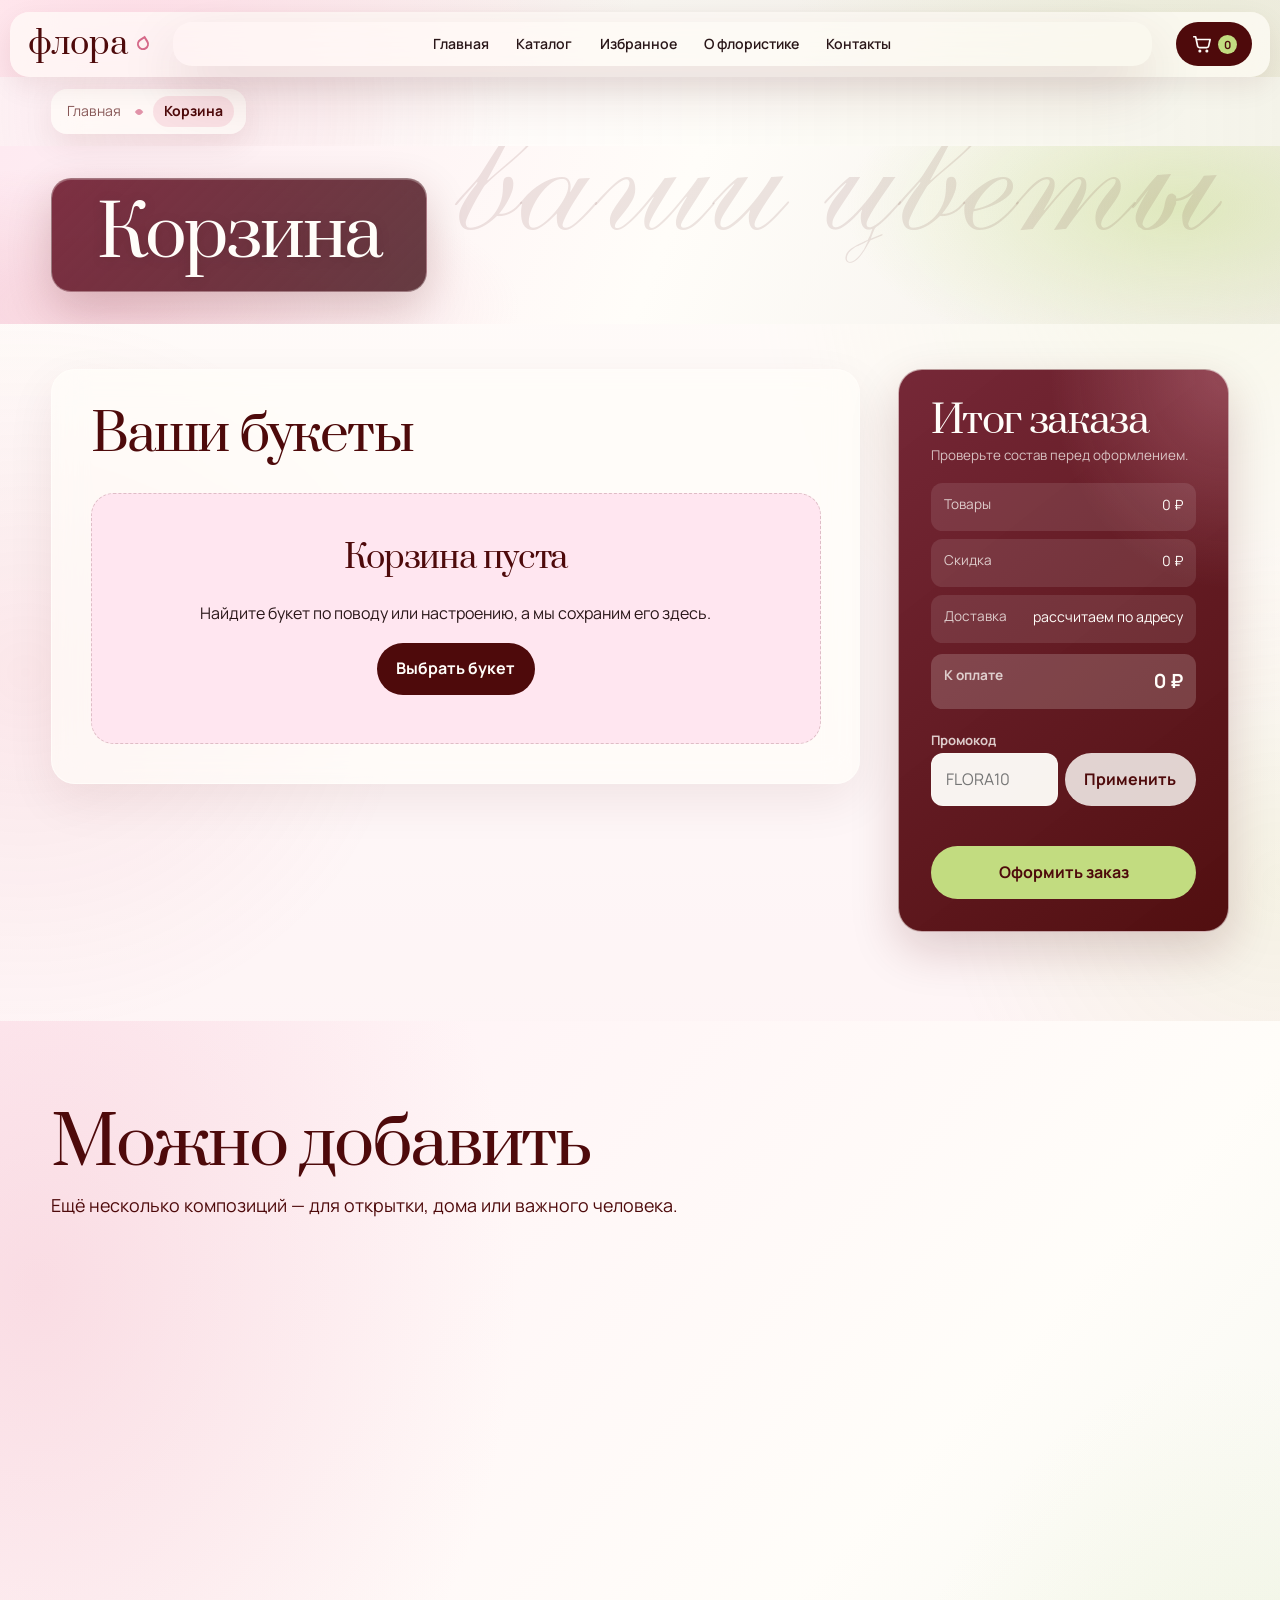
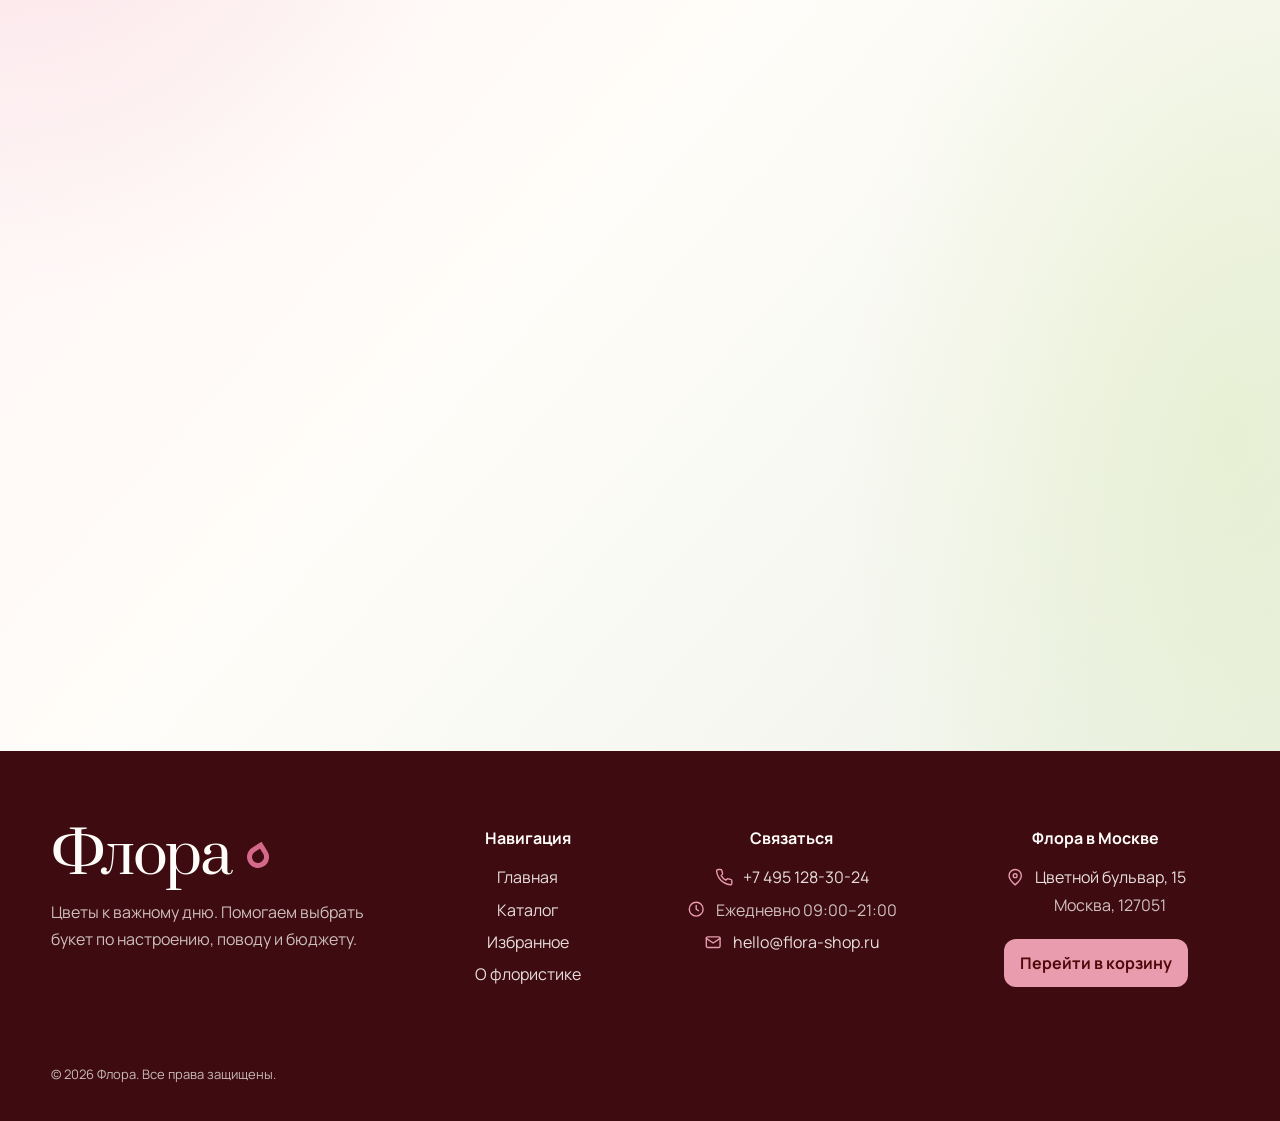
<file: bag.html>
<!doctype html>
<html lang="ru">
<head>
  <meta charset="UTF-8">
  <meta name="viewport" content="width=device-width, initial-scale=1.0">
  <meta name="theme-color" content="#FFE6F0">
  <title>Корзина — Флора</title>
  <link rel="preconnect" href="https://fonts.googleapis.com">
  <link rel="preconnect" href="https://fonts.gstatic.com" crossorigin>
  <link href="https://fonts.googleapis.com/css2?family=Manrope:wght@400;500;600;700&family=Prata&display=swap" rel="stylesheet">
  <link rel="stylesheet" href="css/style.css">
  <link rel="stylesheet" href="css/responsive.css">
  <script>document.documentElement.classList.add('js')</script>
  <script type="module" src="js/main.js"></script>
</head>
<body data-page="cart">
  <a class="skip-link" href="#main-content">К основному содержанию</a>
  <header class="site-header" data-header>
    <a class="brand" href="index.html" aria-label="Флора, главная">флора</a>
    <button class="menu-toggle" type="button" aria-expanded="false" aria-controls="site-nav">Меню</button>
    <nav class="site-nav" id="site-nav" aria-label="Основная навигация">
      <a href="index.html">Главная</a><a href="catalog.html">Каталог</a><a href="saved.html">Избранное</a><a href="about.html">О флористике</a><a href="contacts.html">Контакты</a>
    </nav>
    <a class="cart-link" aria-current="page" href="bag.html" aria-label="Корзина, 0 товаров"><svg class="cart-link__icon" aria-hidden="true" viewBox="0 0 24 24"><path d="M3 4h2l2.1 10.1a2 2 0 0 0 2 1.6h7.8a2 2 0 0 0 2-1.6L20.5 7H6M9.5 20a.75.75 0 1 0 0-1.5.75.75 0 0 0 0 1.5ZM17 20a.75.75 0 1 0 0-1.5.75.75 0 0 0 0 1.5Z"/></svg><span class="cart-count" data-cart-count aria-hidden="true">0</span></a>
  </header>
  <main id="main-content">
    <header class="cart-hero" data-reveal>
      <div class="cart-hero__glass"><h1>Корзина</h1></div>
    </header>
    <div class="cart-layout" data-reveal>
      <section class="cart-items" aria-labelledby="cart-items-title">
        <div class="cart-items__heading">
          <h2 id="cart-items-title">Ваши букеты</h2>
          <p data-cart-item-count aria-live="polite"></p>
        </div>
        <div data-cart-items></div>
        <div class="empty-state" data-cart-empty hidden><h2>Корзина пуста</h2><p>Найдите букет по поводу или настроению, а мы сохраним его здесь.</p><a class="button button--primary" href="catalog.html">Выбрать букет</a></div>
      </section>
      <aside class="cart-summary" aria-labelledby="cart-summary-title">
        <div class="cart-summary__heading"><h2 id="cart-summary-title">Итог заказа</h2><p>Проверьте состав перед оформлением.</p></div>
        <dl><div><dt>Товары</dt><dd data-cart-subtotal>0 ₽</dd></div><div><dt>Скидка</dt><dd data-cart-discount>0 ₽</dd></div><div><dt>Доставка</dt><dd>рассчитаем по адресу</dd></div><div class="cart-summary__total"><dt>К оплате</dt><dd data-cart-total>0 ₽</dd></div></dl>
        <form class="promo-form" data-promo-form><label for="promo-code">Промокод</label><div><input id="promo-code" name="promo" autocomplete="off" placeholder="FLORA10"><button class="button button--quiet" type="submit">Применить</button></div><p class="form-message" aria-live="polite" data-promo-message></p></form>
        <a class="button button--primary button--wide" href="order.html" data-checkout-link>Оформить заказ</a>
      </aside>
    </div>
    <section class="related-products cart-related" aria-labelledby="cart-suggestions-title" data-reveal>
      <div class="cart-related__heading"><h2 id="cart-suggestions-title">Можно добавить</h2><p>Ещё несколько композиций — для открытки, дома или важного человека.</p></div>
      <div class="product-grid product-grid--cart-related" data-cart-suggestions></div>
    </section>
  </main>
  <dialog class="quick-view" data-quick-view aria-labelledby="quick-view-title"><button class="quick-view__close" type="button" aria-label="Закрыть окно" data-dialog-close><svg aria-hidden="true" viewBox="0 0 24 24"><path d="m6 6 12 12M18 6 6 18"/></svg></button><div data-quick-view-content></div></dialog>
  <footer class="site-footer site-footer--unified">
    <div class="site-footer__grid">
      <div class="site-footer__identity"><a class="brand brand--footer" href="index.html">Флора</a><p>Цветы к важному дню. Помогаем выбрать букет по настроению, поводу и бюджету.</p></div>
      <nav class="site-footer__section" aria-label="Навигация в подвале"><h2 class="site-footer__heading">Навигация</h2><a href="index.html" data-footer-page="home">Главная</a><a href="catalog.html" data-footer-page="catalog">Каталог</a><a href="saved.html" data-footer-page="favorites">Избранное</a><a href="about.html" data-footer-page="about">О флористике</a></nav>
      <div class="site-footer__section site-footer__contact"><h2 class="site-footer__heading">Связаться</h2><a class="site-footer__item" href="tel:+74951283024"><svg class="site-footer__icon" aria-hidden="true" viewBox="0 0 24 24"><path d="M22 16.92v3a2 2 0 0 1-2.18 2 19.79 19.79 0 0 1-8.63-3.07 19.5 19.5 0 0 1-6-6A19.79 19.79 0 0 1 2.12 4.18 2 2 0 0 1 4.11 2h3a2 2 0 0 1 2 1.72c.13.96.36 1.9.69 2.8a2 2 0 0 1-.45 2.11L8.09 9.91a16 16 0 0 0 6 6l1.27-1.27a2 2 0 0 1 2.11-.45c.91.33 1.85.56 2.81.69A2 2 0 0 1 22 16.92Z"/></svg><span>+7 495 128-30-24</span></a><span class="site-footer__item"><svg class="site-footer__icon" aria-hidden="true" viewBox="0 0 24 24"><circle cx="12" cy="12" r="9"/><path d="M12 7v5l3 2"/></svg><span>Ежедневно 09:00–21:00</span></span><a class="site-footer__item" href="mailto:hello@flora-shop.ru"><svg class="site-footer__icon" aria-hidden="true" viewBox="0 0 24 24"><rect x="3" y="5" width="18" height="14" rx="2"/><path d="m3 7 9 6 9-6"/></svg><span>hello@flora-shop.ru</span></a></div>
      <address class="site-footer__section site-footer__address"><h2 class="site-footer__heading">Флора в Москве</h2><span class="site-footer__item"><svg class="site-footer__icon" aria-hidden="true" viewBox="0 0 24 24"><path d="M20 10c0 5-8 12-8 12S4 15 4 10a8 8 0 1 1 16 0Z"/><circle cx="12" cy="10" r="2.5"/></svg><span class="site-footer__address-copy"><a href="https://yandex.ru/maps" rel="noopener" target="_blank">Цветной бульвар, 15</a><span>Москва, 127051</span></span></span><a class="site-footer__cta" href="bag.html">Перейти в корзину</a></address>
    </div>
    <div class="site-footer__bottom"><p>© <span data-current-year>2026</span> Флора. Все права защищены.</p></div>
  </footer>
  <button class="scroll-top" type="button" data-scroll-top aria-label="Вернуться наверх"><span aria-hidden="true">↑</span></button>
  <div class="toast" role="status" aria-live="polite" aria-atomic="true" hidden data-toast></div>
</body></html>
</file>
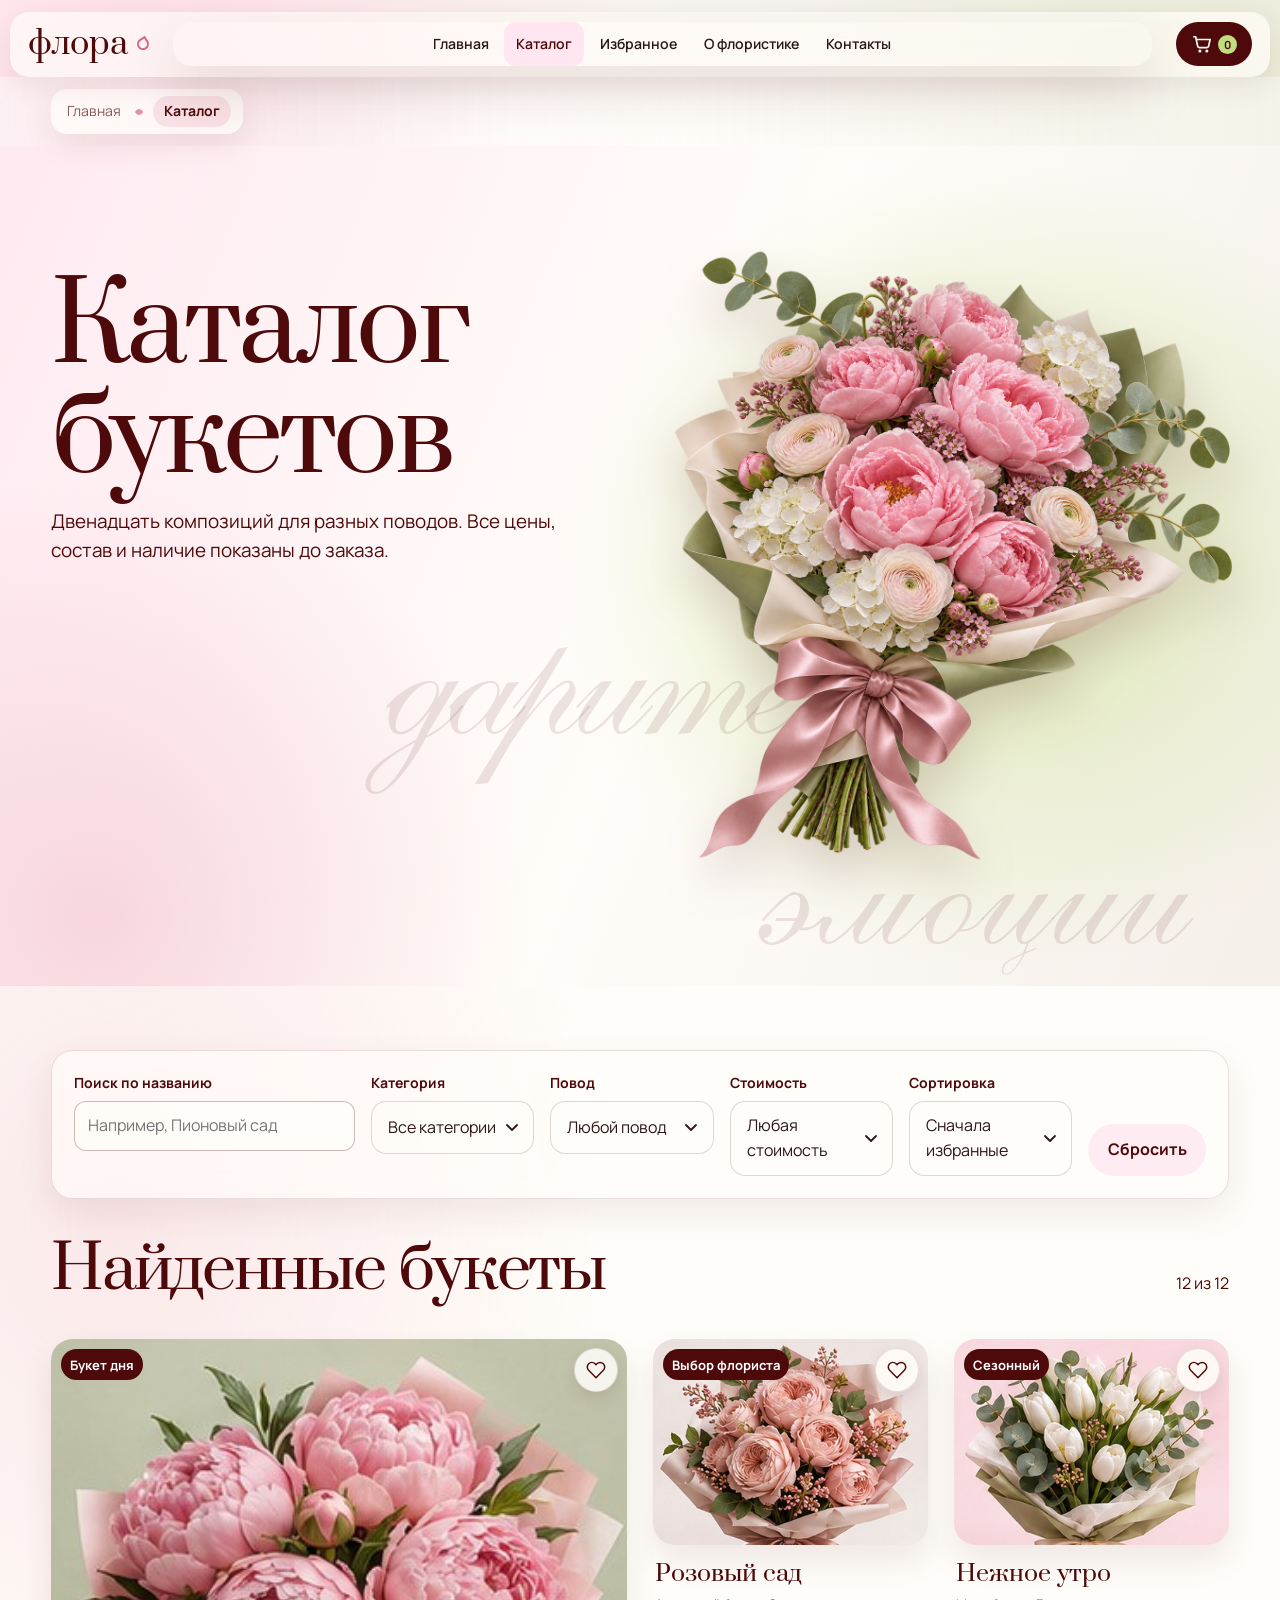
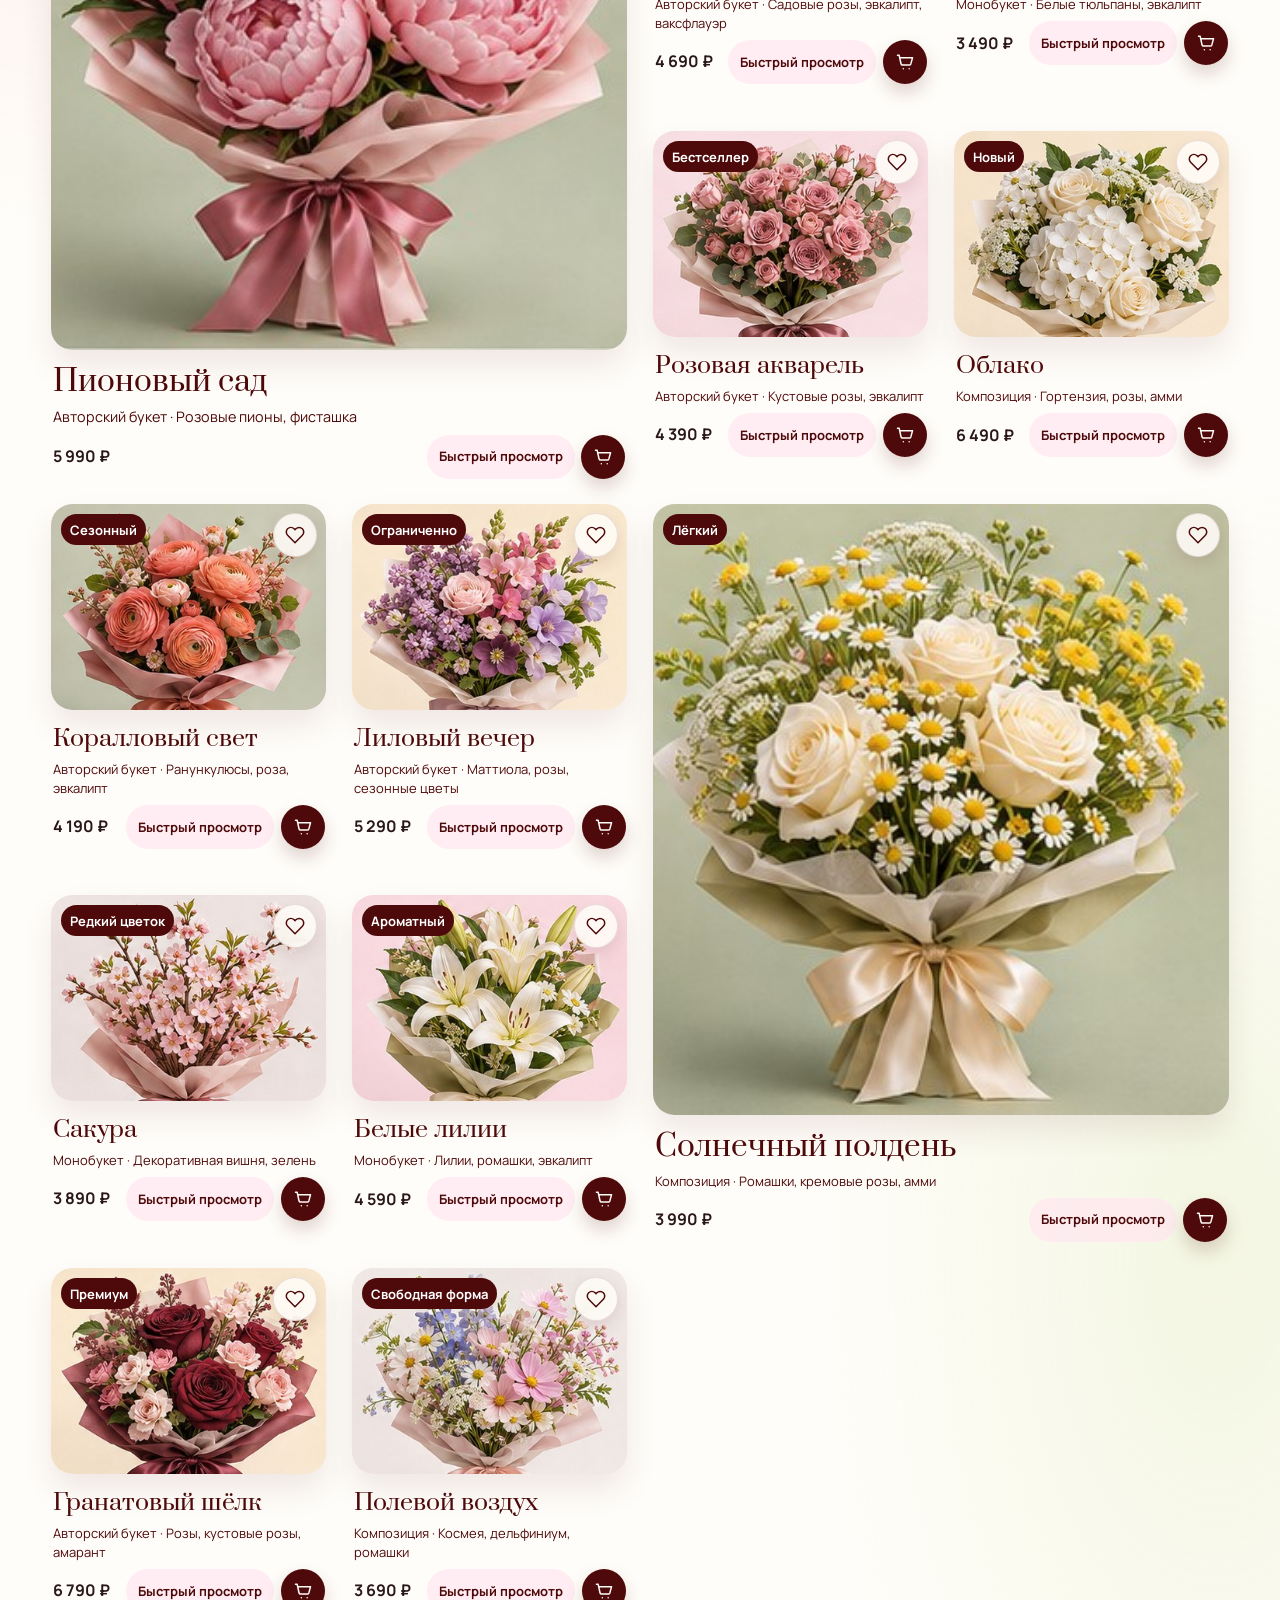
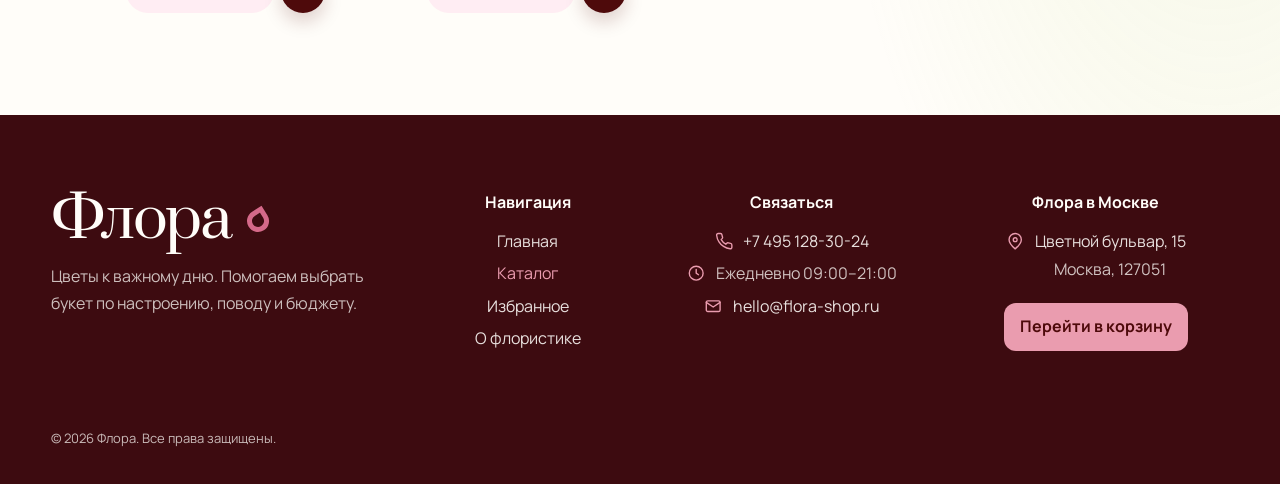
<file: catalog.html>
<!doctype html>
<html lang="ru">
<head>
  <meta charset="UTF-8"><meta name="viewport" content="width=device-width, initial-scale=1.0">
  <meta name="description" content="Каталог букетов Флоры: поиск, фильтры по поводу и сортировка по цене."><meta name="theme-color" content="#FFE6F0">
  <title>Каталог букетов — Флора</title>
  <link rel="preconnect" href="https://fonts.googleapis.com"><link rel="preconnect" href="https://fonts.gstatic.com" crossorigin>
  <link href="https://fonts.googleapis.com/css2?family=Manrope:wght@400;500;600;700&family=Prata&display=swap" rel="stylesheet">
  <link rel="stylesheet" href="css/style.css"><link rel="stylesheet" href="css/responsive.css">
  <script>document.documentElement.classList.add('js')</script><script type="module" src="js/main.js"></script>
</head>
<body data-page="catalog">
  <a class="skip-link" href="#main-content">К основному содержанию</a>
  <header class="site-header" data-header>
    <a class="brand" href="index.html" aria-label="Флора, главная">флора</a>
    <button class="menu-toggle" type="button" aria-expanded="false" aria-controls="site-nav">Меню</button>
    <nav class="site-nav" id="site-nav" aria-label="Основная навигация"><a href="index.html">Главная</a><a aria-current="page" href="catalog.html">Каталог</a><a href="saved.html">Избранное</a><a href="about.html">О флористике</a><a href="contacts.html">Контакты</a></nav>
    <a class="cart-link" href="bag.html" aria-label="Корзина, 0 товаров"><svg class="cart-link__icon" aria-hidden="true" viewBox="0 0 24 24"><path d="M3 4h2l2.1 10.1a2 2 0 0 0 2 1.6h7.8a2 2 0 0 0 2-1.6L20.5 7H6M9.5 20a.75.75 0 1 0 0-1.5.75.75 0 0 0 0 1.5ZM17 20a.75.75 0 1 0 0-1.5.75.75 0 0 0 0 1.5Z"/></svg><span class="cart-count" data-cart-count aria-hidden="true">0</span></a>
  </header>
  <main id="main-content">
    <header class="page-intro page-intro--catalog" data-reveal>
      <div><h1>Каталог букетов</h1><p>Двенадцать композиций для разных поводов. Все цены, состав и наличие показаны до заказа.</p></div>
      <img src="images/catalog-bouquet-transparent.png" srcset="images/responsive/catalog-bouquet-transparent-480.png 480w, images/catalog-bouquet-transparent.png 1200w" sizes="(max-width: 55.99rem) 92vw, 48vw" width="1200" height="1310" alt="Объёмный букет на прозрачном фоне">
    </header>
    <section class="catalog" aria-labelledby="catalog-results-title">
      <form class="catalog-controls" data-catalog-controls data-reveal>
        <div class="field-group catalog-controls__search"><label for="catalog-search">Поиск по названию</label><input id="catalog-search" name="search" type="search" autocomplete="off" placeholder="Например, Пионовый сад"></div>
        <div class="field-group field-group--select" data-custom-select>
          <label id="catalog-category-label" for="catalog-category">Категория</label>
          <select id="catalog-category" name="category" aria-hidden="true" tabindex="-1"><option value="all">Все категории</option><option value="author">Авторские</option><option value="mono">Монобукеты</option><option value="composition">Композиции</option><option value="wedding">Свадебные</option><option value="plants">Растения</option></select>
          <button class="custom-select__trigger" type="button" aria-haspopup="listbox" aria-expanded="false" aria-labelledby="catalog-category-label catalog-category-value" data-select-trigger><span id="catalog-category-value" data-select-value>Все категории</span><svg aria-hidden="true" viewBox="0 0 16 16"><path d="m3 6 5 5 5-5"/></svg></button>
          <ul class="custom-select__options" id="catalog-category-options" role="listbox" aria-labelledby="catalog-category-label" hidden data-select-options><li><button type="button" role="option" aria-selected="true" data-value="all">Все категории</button></li><li><button type="button" role="option" aria-selected="false" data-value="author">Авторские</button></li><li><button type="button" role="option" aria-selected="false" data-value="mono">Монобукеты</button></li><li><button type="button" role="option" aria-selected="false" data-value="composition">Композиции</button></li><li><button type="button" role="option" aria-selected="false" data-value="wedding">Свадебные</button></li><li><button type="button" role="option" aria-selected="false" data-value="plants">Растения</button></li></ul>
        </div>
        <div class="field-group field-group--select" data-custom-select>
          <label id="catalog-occasion-label" for="catalog-occasion">Повод</label>
          <select id="catalog-occasion" name="occasion" aria-hidden="true" tabindex="-1"><option value="all">Любой повод</option><option value="birthday">День рождения</option><option value="date">Свидание</option><option value="thanks">Благодарность</option><option value="wedding">Свадьба</option><option value="universal">Без повода</option></select>
          <button class="custom-select__trigger" type="button" aria-haspopup="listbox" aria-expanded="false" aria-labelledby="catalog-occasion-label catalog-occasion-value" data-select-trigger><span id="catalog-occasion-value" data-select-value>Любой повод</span><svg aria-hidden="true" viewBox="0 0 16 16"><path d="m3 6 5 5 5-5"/></svg></button>
          <ul class="custom-select__options" id="catalog-occasion-options" role="listbox" aria-labelledby="catalog-occasion-label" hidden data-select-options><li><button type="button" role="option" aria-selected="true" data-value="all">Любой повод</button></li><li><button type="button" role="option" aria-selected="false" data-value="birthday">День рождения</button></li><li><button type="button" role="option" aria-selected="false" data-value="date">Свидание</button></li><li><button type="button" role="option" aria-selected="false" data-value="thanks">Благодарность</button></li><li><button type="button" role="option" aria-selected="false" data-value="wedding">Свадьба</button></li><li><button type="button" role="option" aria-selected="false" data-value="universal">Без повода</button></li></ul>
        </div>
        <div class="field-group field-group--select" data-custom-select>
          <label id="catalog-price-label" for="catalog-price">Стоимость</label>
          <select id="catalog-price" name="price" aria-hidden="true" tabindex="-1"><option value="all">Любая стоимость</option><option value="up-to-4000">До 4 000 ₽</option><option value="4000-5500">4 000–5 500 ₽</option><option value="5500-plus">От 5 500 ₽</option></select>
          <button class="custom-select__trigger" type="button" aria-haspopup="listbox" aria-expanded="false" aria-labelledby="catalog-price-label catalog-price-value" data-select-trigger><span id="catalog-price-value" data-select-value>Любая стоимость</span><svg aria-hidden="true" viewBox="0 0 16 16"><path d="m3 6 5 5 5-5"/></svg></button>
          <ul class="custom-select__options" id="catalog-price-options" role="listbox" aria-labelledby="catalog-price-label" hidden data-select-options><li><button type="button" role="option" aria-selected="true" data-value="all">Любая стоимость</button></li><li><button type="button" role="option" aria-selected="false" data-value="up-to-4000">До 4 000 ₽</button></li><li><button type="button" role="option" aria-selected="false" data-value="4000-5500">4 000–5 500 ₽</button></li><li><button type="button" role="option" aria-selected="false" data-value="5500-plus">От 5 500 ₽</button></li></ul>
        </div>
        <div class="field-group field-group--select" data-custom-select>
          <label id="catalog-sort-label" for="catalog-sort">Сортировка</label>
          <select id="catalog-sort" name="sort" aria-hidden="true" tabindex="-1"><option value="featured">Сначала избранные</option><option value="price-asc">Цена: по возрастанию</option><option value="price-desc">Цена: по убыванию</option><option value="name">По названию</option></select>
          <button class="custom-select__trigger" type="button" aria-haspopup="listbox" aria-expanded="false" aria-labelledby="catalog-sort-label catalog-sort-value" data-select-trigger><span id="catalog-sort-value" data-select-value>Сначала избранные</span><svg aria-hidden="true" viewBox="0 0 16 16"><path d="m3 6 5 5 5-5"/></svg></button>
          <ul class="custom-select__options" id="catalog-sort-options" role="listbox" aria-labelledby="catalog-sort-label" hidden data-select-options><li><button type="button" role="option" aria-selected="true" data-value="featured">Сначала избранные</button></li><li><button type="button" role="option" aria-selected="false" data-value="price-asc">Цена: по возрастанию</button></li><li><button type="button" role="option" aria-selected="false" data-value="price-desc">Цена: по убыванию</button></li><li><button type="button" role="option" aria-selected="false" data-value="name">По названию</button></li></ul>
        </div>
        <button class="button button--quiet catalog-controls__reset" type="reset">Сбросить</button>
      </form>
      <div class="catalog-status" data-reveal><h2 id="catalog-results-title">Найденные букеты</h2><p aria-live="polite" data-results-count>Загружаем каталог…</p></div>
      <div class="product-grid" data-products-grid></div>
      <div class="empty-state" data-empty-state hidden><h2>Таких букетов нет</h2><p>Попробуйте убрать один из фильтров или изменить запрос.</p><button class="button button--primary" type="button" data-clear-filters>Показать все</button></div>
    </section>
  </main>
  <dialog class="quick-view" data-quick-view aria-labelledby="quick-view-title"><button class="quick-view__close" type="button" aria-label="Закрыть окно" data-dialog-close><svg aria-hidden="true" viewBox="0 0 24 24"><path d="m6 6 12 12M18 6 6 18"/></svg></button><div data-quick-view-content></div></dialog>
  <footer class="site-footer site-footer--unified">
    <div class="site-footer__grid">
      <div class="site-footer__identity"><a class="brand brand--footer" href="index.html">Флора</a><p>Цветы к важному дню. Помогаем выбрать букет по настроению, поводу и бюджету.</p></div>
      <nav class="site-footer__section" aria-label="Навигация в подвале"><h2 class="site-footer__heading">Навигация</h2><a href="index.html" data-footer-page="home">Главная</a><a href="catalog.html" data-footer-page="catalog">Каталог</a><a href="saved.html" data-footer-page="favorites">Избранное</a><a href="about.html" data-footer-page="about">О флористике</a></nav>
      <div class="site-footer__section site-footer__contact"><h2 class="site-footer__heading">Связаться</h2><a class="site-footer__item" href="tel:+74951283024"><svg class="site-footer__icon" aria-hidden="true" viewBox="0 0 24 24"><path d="M22 16.92v3a2 2 0 0 1-2.18 2 19.79 19.79 0 0 1-8.63-3.07 19.5 19.5 0 0 1-6-6A19.79 19.79 0 0 1 2.12 4.18 2 2 0 0 1 4.11 2h3a2 2 0 0 1 2 1.72c.13.96.36 1.9.69 2.8a2 2 0 0 1-.45 2.11L8.09 9.91a16 16 0 0 0 6 6l1.27-1.27a2 2 0 0 1 2.11-.45c.91.33 1.85.56 2.81.69A2 2 0 0 1 22 16.92Z"/></svg><span>+7 495 128-30-24</span></a><span class="site-footer__item"><svg class="site-footer__icon" aria-hidden="true" viewBox="0 0 24 24"><circle cx="12" cy="12" r="9"/><path d="M12 7v5l3 2"/></svg><span>Ежедневно 09:00–21:00</span></span><a class="site-footer__item" href="mailto:hello@flora-shop.ru"><svg class="site-footer__icon" aria-hidden="true" viewBox="0 0 24 24"><rect x="3" y="5" width="18" height="14" rx="2"/><path d="m3 7 9 6 9-6"/></svg><span>hello@flora-shop.ru</span></a></div>
      <address class="site-footer__section site-footer__address"><h2 class="site-footer__heading">Флора в Москве</h2><span class="site-footer__item"><svg class="site-footer__icon" aria-hidden="true" viewBox="0 0 24 24"><path d="M20 10c0 5-8 12-8 12S4 15 4 10a8 8 0 1 1 16 0Z"/><circle cx="12" cy="10" r="2.5"/></svg><span class="site-footer__address-copy"><a href="https://yandex.ru/maps" rel="noopener" target="_blank">Цветной бульвар, 15</a><span>Москва, 127051</span></span></span><a class="site-footer__cta" href="bag.html">Перейти в корзину</a></address>
    </div>
    <div class="site-footer__bottom"><p>© <span data-current-year>2026</span> Флора. Все права защищены.</p></div>
  </footer>
  <button class="scroll-top" type="button" data-scroll-top aria-label="Вернуться наверх"><span aria-hidden="true">↑</span></button><div class="toast" role="status" aria-live="polite" aria-atomic="true" hidden data-toast></div>
</body>
</html>
</file>
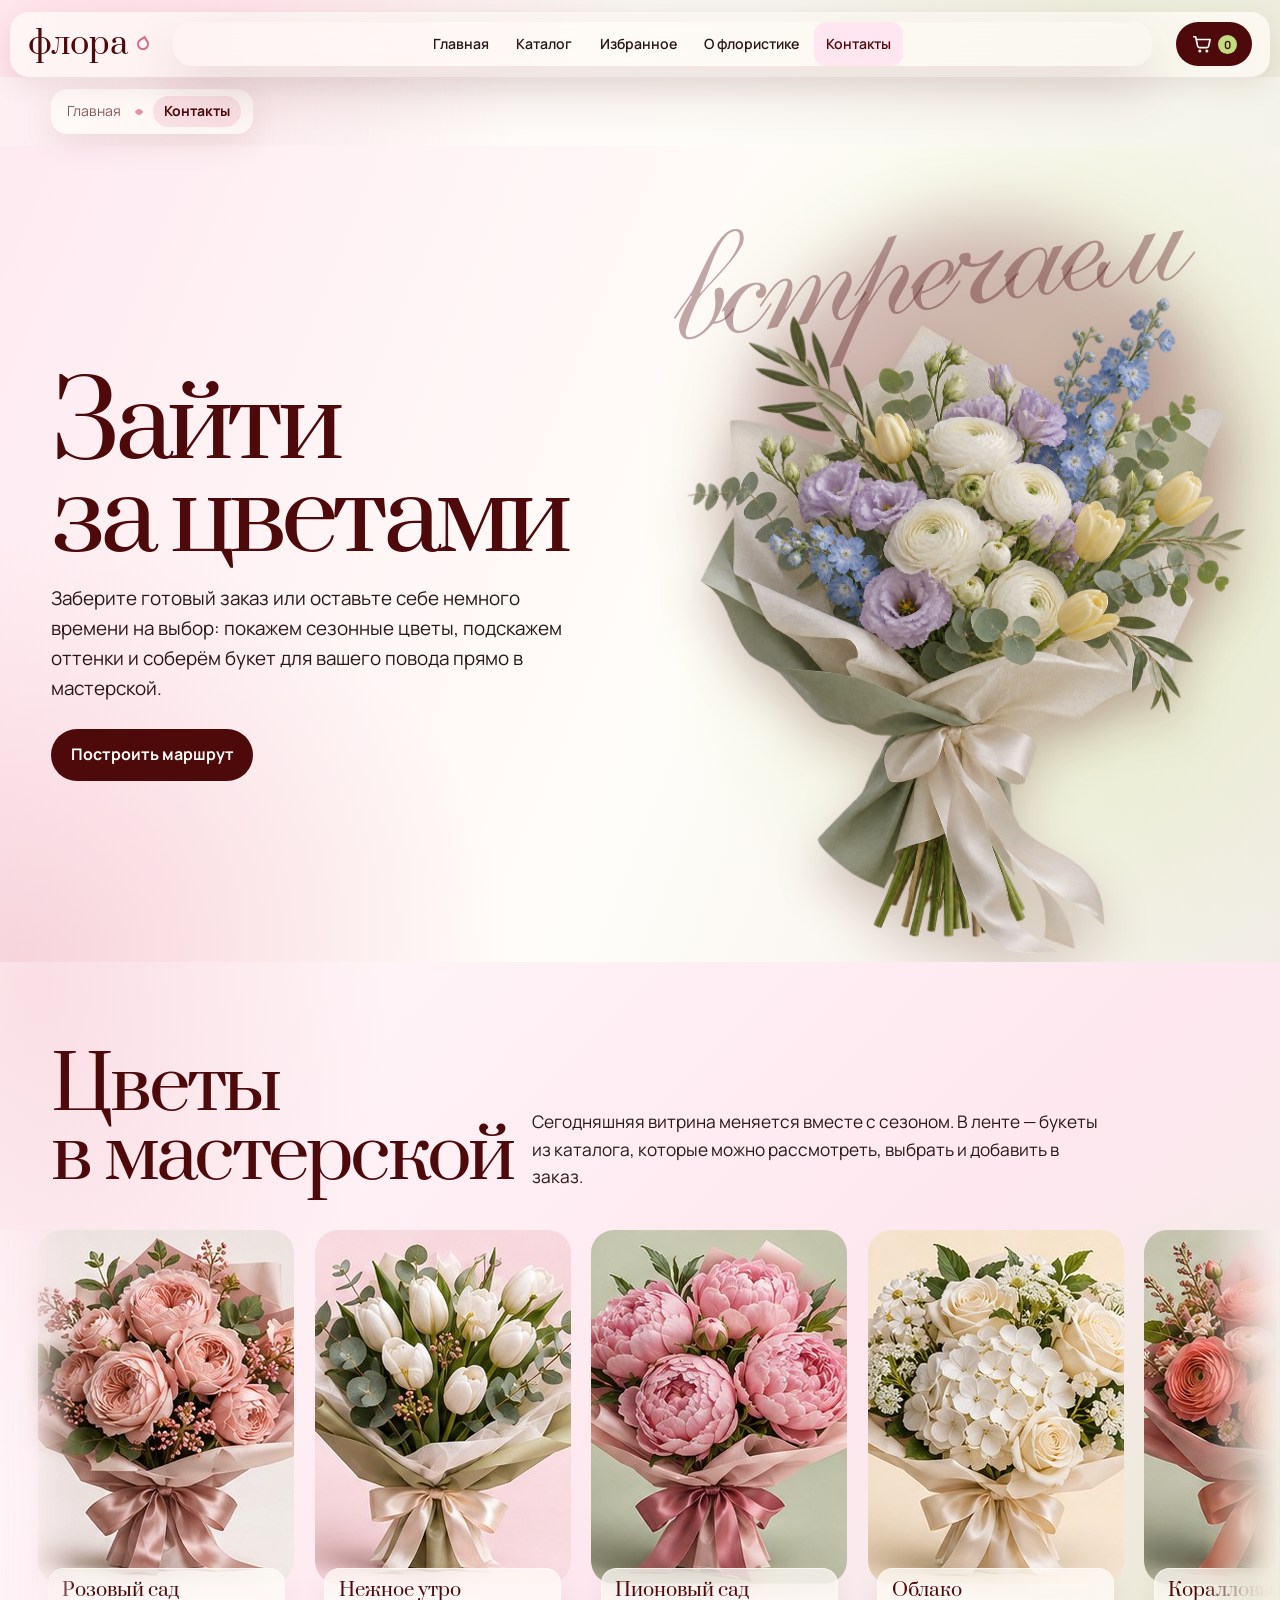
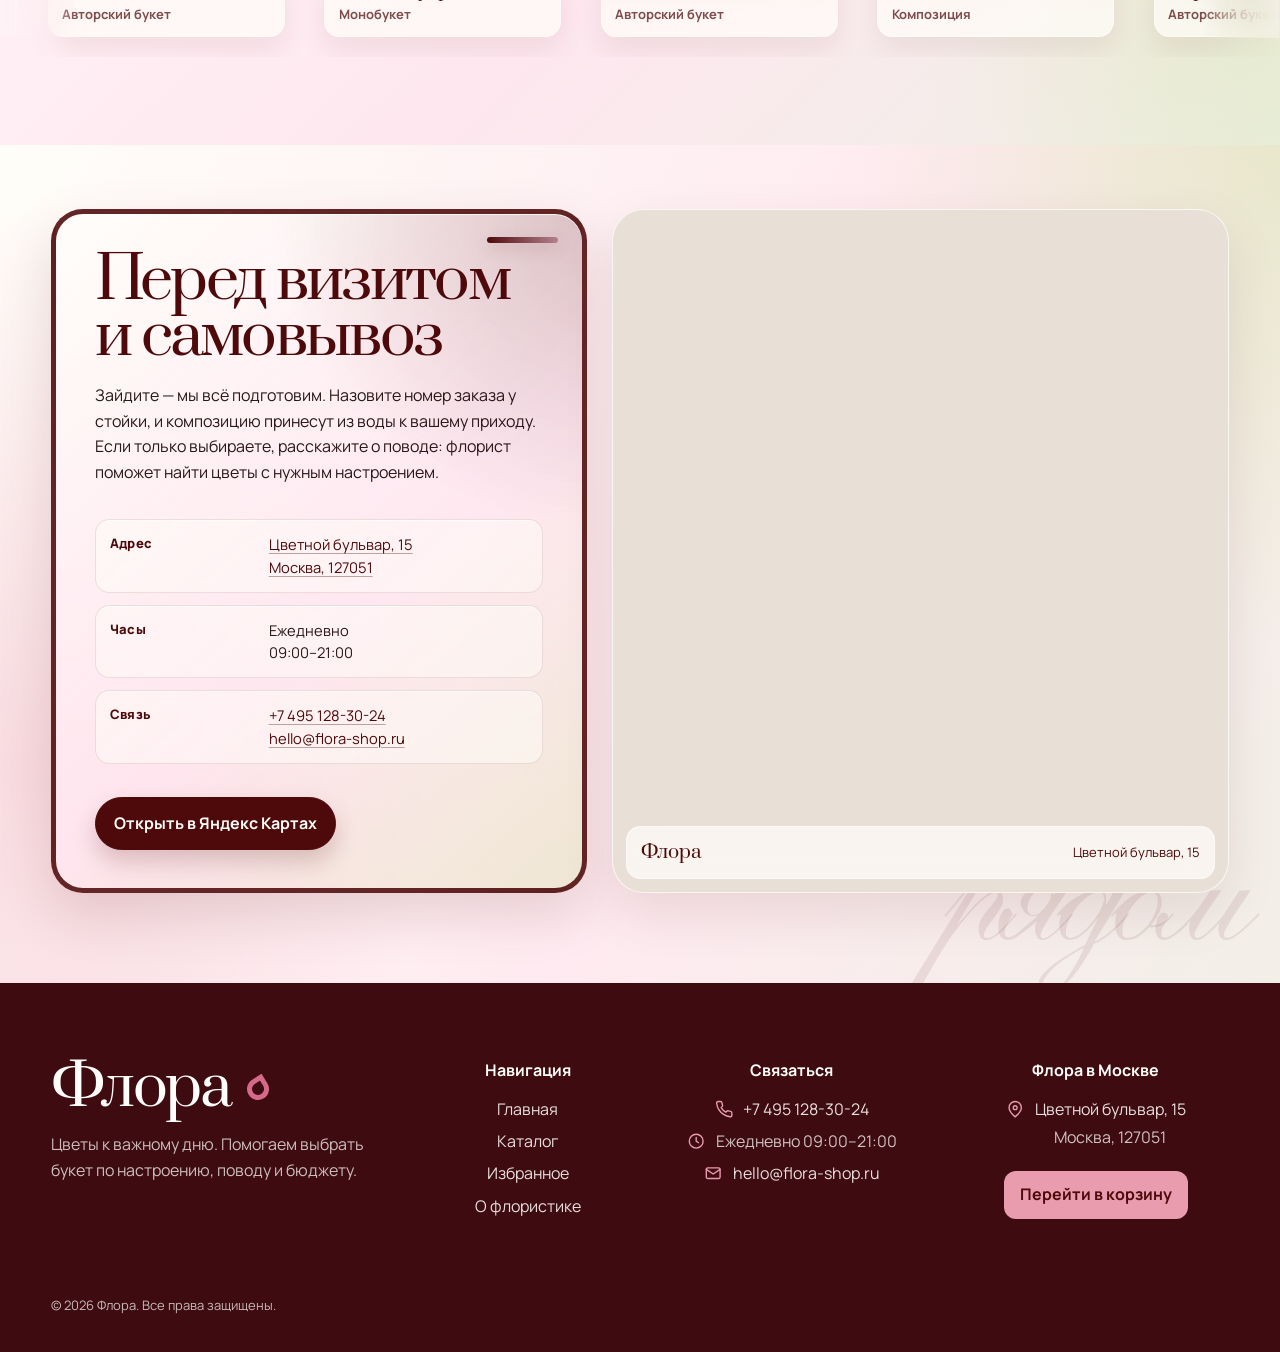
<file: contacts.html>
<!doctype html>
<html lang="ru">
<head>
  <meta charset="UTF-8">
  <meta name="viewport" content="width=device-width, initial-scale=1.0">
  <meta name="description" content="Контакты, самовывоз и маршрут до цветочной мастерской «Флора» на Цветном бульваре.">
  <meta name="theme-color" content="#FFE6F0">
  <title>Контакты — Флора</title>
  <link rel="preconnect" href="https://fonts.googleapis.com">
  <link rel="preconnect" href="https://fonts.gstatic.com" crossorigin>
  <link href="https://fonts.googleapis.com/css2?family=Manrope:wght@400;500;600;700&family=Prata&display=swap" rel="stylesheet">
  <link rel="stylesheet" href="css/style.css">
  <link rel="stylesheet" href="css/responsive.css">
  <script>document.documentElement.classList.add('js')</script>
  <script type="module" src="js/main.js"></script>
</head>
<body data-page="contacts">
  <a class="skip-link" href="#main-content">К основному содержанию</a>
  <header class="site-header" data-header>
    <a class="brand" href="index.html" aria-label="Флора, главная">флора</a>
    <button class="menu-toggle" type="button" aria-expanded="false" aria-controls="site-nav">Меню</button>
    <nav class="site-nav" id="site-nav" aria-label="Основная навигация">
      <a href="index.html">Главная</a>
      <a href="catalog.html">Каталог</a>
      <a href="saved.html">Избранное</a>
      <a href="about.html">О флористике</a>
      <a aria-current="page" href="contacts.html">Контакты</a>
    </nav>
    <a class="cart-link" href="bag.html" aria-label="Корзина, 0 товаров"><svg class="cart-link__icon" aria-hidden="true" viewBox="0 0 24 24"><path d="M3 4h2l2.1 10.1a2 2 0 0 0 2 1.6h7.8a2 2 0 0 0 2-1.6L20.5 7H6M9.5 20a.75.75 0 1 0 0-1.5.75.75 0 0 0 0 1.5ZM17 20a.75.75 0 1 0 0-1.5.75.75 0 0 0 0 1.5Z"/></svg><span class="cart-count" data-cart-count aria-hidden="true">0</span></a>
  </header>

  <main id="main-content">
    <section class="contact-hero contact-hero--atelier" aria-labelledby="contacts-title">
      <div class="contact-hero__copy" data-reveal>
        <h1 id="contacts-title">Зайти<br>за цветами</h1>
        <p>Заберите готовый заказ или оставьте себе немного времени на выбор: покажем сезонные цветы, подскажем оттенки и соберём букет для вашего повода прямо в мастерской.</p>
        <a class="button button--primary" href="#visit-info">Построить маршрут</a>
      </div>
      <div class="contact-hero__visual" data-object-reveal data-reveal-delay="100" aria-hidden="true">
        <span class="contact-hero__script">встречаем</span>
        <img src="images/atelier-spring-bouquet.png" srcset="images/responsive/atelier-spring-bouquet-480.png 480w, images/atelier-spring-bouquet.png 1159w" sizes="(max-width: 55.99rem) 92vw, 48vw" width="1159" height="1358" decoding="async" alt="">
      </div>
    </section>

    <section class="contact-gallery contact-gallery--marquee" aria-labelledby="contact-gallery-title">
      <div class="contact-gallery__heading" data-reveal>
        <h2 id="contact-gallery-title">Цветы<br>в мастерской</h2>
        <p>Сегодняшняя витрина меняется вместе с сезоном. В ленте — букеты из каталога, которые можно рассмотреть, выбрать и добавить в заказ.</p>
      </div>
      <div class="contact-bouquet-marquee-wrap">
        <div class="contact-bouquet-marquee" data-contact-marquee aria-roledescription="карусель" aria-label="Букеты из каталога">
          <div class="contact-bouquet-marquee__track" data-contact-marquee-track></div>
        </div>
      </div>
    </section>

    <section class="contact-visit" id="visit-info" aria-labelledby="visit-title">
      <div class="contact-visit__details" data-reveal>
        <h2 id="visit-title">Перед визитом<br>и самовывоз</h2>
        <p class="contact-visit__lead">Зайдите — мы всё подготовим. Назовите номер заказа у стойки, и композицию принесут из воды к вашему приходу. Если только выбираете, расскажите о поводе: флорист поможет найти цветы с нужным настроением.</p>
        <dl class="contact-visit__list">
          <div><dt>Адрес</dt><dd><a href="https://yandex.ru/maps/?ll=37.620120%2C55.771140&z=17&pt=37.620120,55.771140,pm2rdm" rel="noopener" target="_blank">Цветной бульвар, 15<br>Москва, 127051</a></dd></div>
          <div><dt>Часы</dt><dd>Ежедневно<br>09:00–21:00</dd></div>
          <div><dt>Связь</dt><dd><a href="tel:+74951283024">+7 495 128-30-24</a><br><a href="mailto:hello@flora-shop.ru">hello@flora-shop.ru</a></dd></div>
        </dl>
        <a class="button button--quiet contact-visit__route" href="https://yandex.ru/maps/?ll=37.620120%2C55.771140&z=17&pt=37.620120,55.771140,pm2rdm" rel="noopener" target="_blank">Открыть в Яндекс Картах</a>
      </div>
      <div class="contact-map" data-reveal data-reveal-delay="100">
        <iframe title="Карта: Цветной бульвар, 15, Москва" src="https://yandex.ru/map-widget/v1/?ll=37.620120%2C55.771140&z=16&pt=37.620120,55.771140,pm2rdm" loading="lazy" referrerpolicy="no-referrer-when-downgrade"></iframe>
        <div class="contact-map__caption" aria-hidden="true"><span>Флора</span><span>Цветной бульвар, 15</span></div>
      </div>
    </section>
  </main>

  <footer class="site-footer site-footer--unified">
    <div class="site-footer__grid">
      <div class="site-footer__identity"><a class="brand brand--footer" href="index.html">Флора</a><p>Цветы к важному дню. Помогаем выбрать букет по настроению, поводу и бюджету.</p></div>
      <nav class="site-footer__section" aria-label="Навигация в подвале"><h2 class="site-footer__heading">Навигация</h2><a href="index.html" data-footer-page="home">Главная</a><a href="catalog.html" data-footer-page="catalog">Каталог</a><a href="saved.html" data-footer-page="favorites">Избранное</a><a href="about.html" data-footer-page="about">О флористике</a></nav>
      <div class="site-footer__section site-footer__contact"><h2 class="site-footer__heading">Связаться</h2><a class="site-footer__item" href="tel:+74951283024"><svg class="site-footer__icon" aria-hidden="true" viewBox="0 0 24 24"><path d="M22 16.92v3a2 2 0 0 1-2.18 2 19.79 19.79 0 0 1-8.63-3.07 19.5 19.5 0 0 1-6-6A19.79 19.79 0 0 1 2.12 4.18 2 2 0 0 1 4.11 2h3a2 2 0 0 1 2 1.72c.13.96.36 1.9.69 2.8a2 2 0 0 1-.45 2.11L8.09 9.91a16 16 0 0 0 6 6l1.27-1.27a2 2 0 0 1 2.11-.45c.91.33 1.85.56 2.81.69A2 2 0 0 1 22 16.92Z"/></svg><span>+7 495 128-30-24</span></a><span class="site-footer__item"><svg class="site-footer__icon" aria-hidden="true" viewBox="0 0 24 24"><circle cx="12" cy="12" r="9"/><path d="M12 7v5l3 2"/></svg><span>Ежедневно 09:00–21:00</span></span><a class="site-footer__item" href="mailto:hello@flora-shop.ru"><svg class="site-footer__icon" aria-hidden="true" viewBox="0 0 24 24"><rect x="3" y="5" width="18" height="14" rx="2"/><path d="m3 7 9 6 9-6"/></svg><span>hello@flora-shop.ru</span></a></div>
      <address class="site-footer__section site-footer__address"><h2 class="site-footer__heading">Флора в Москве</h2><span class="site-footer__item"><svg class="site-footer__icon" aria-hidden="true" viewBox="0 0 24 24"><path d="M20 10c0 5-8 12-8 12S4 15 4 10a8 8 0 1 1 16 0Z"/><circle cx="12" cy="10" r="2.5"/></svg><span class="site-footer__address-copy"><a href="https://yandex.ru/maps" rel="noopener" target="_blank">Цветной бульвар, 15</a><span>Москва, 127051</span></span></span><a class="site-footer__cta" href="bag.html">Перейти в корзину</a></address>
    </div>
    <div class="site-footer__bottom"><p>© <span data-current-year>2026</span> Флора. Все права защищены.</p></div>
  </footer>
  <button class="scroll-top" type="button" data-scroll-top aria-label="Вернуться наверх"><span aria-hidden="true">↑</span></button>
  <div class="toast" role="status" aria-live="polite" aria-atomic="true" hidden data-toast></div>
</body>
</html>
</file>
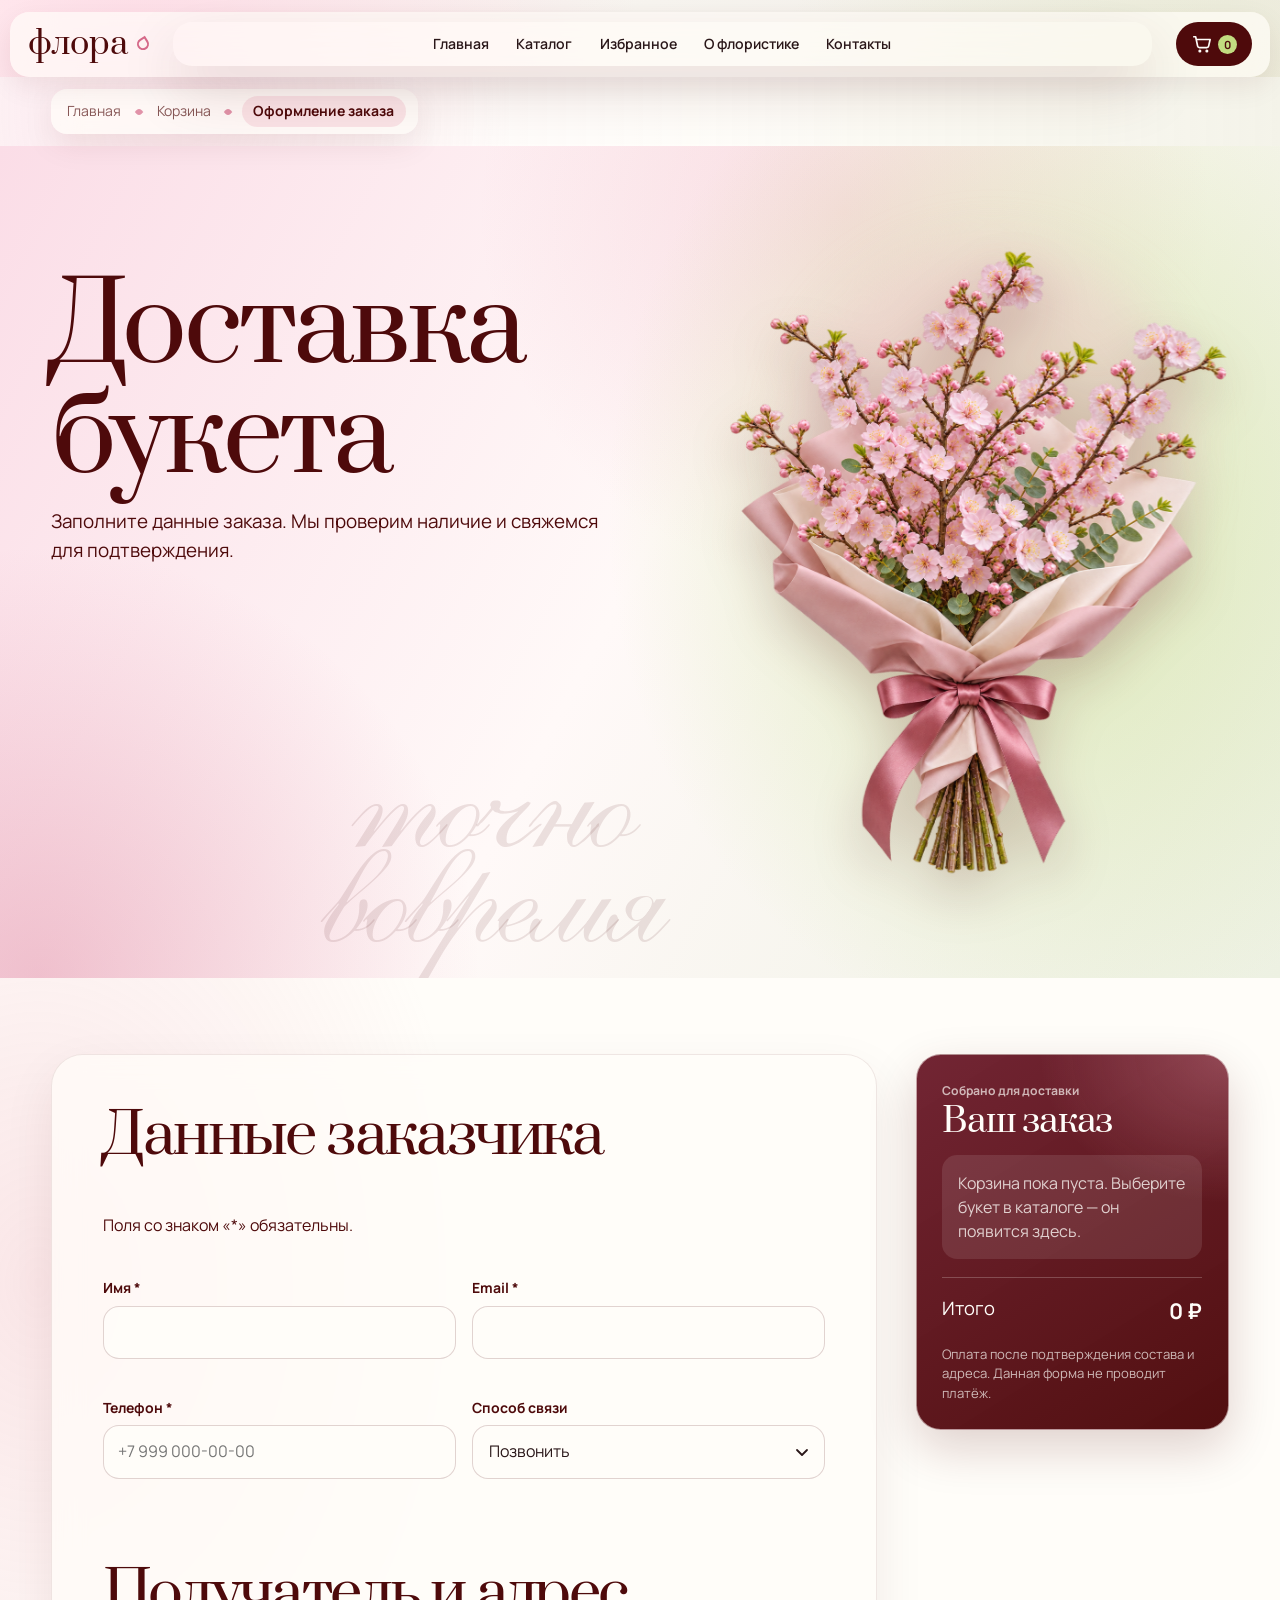
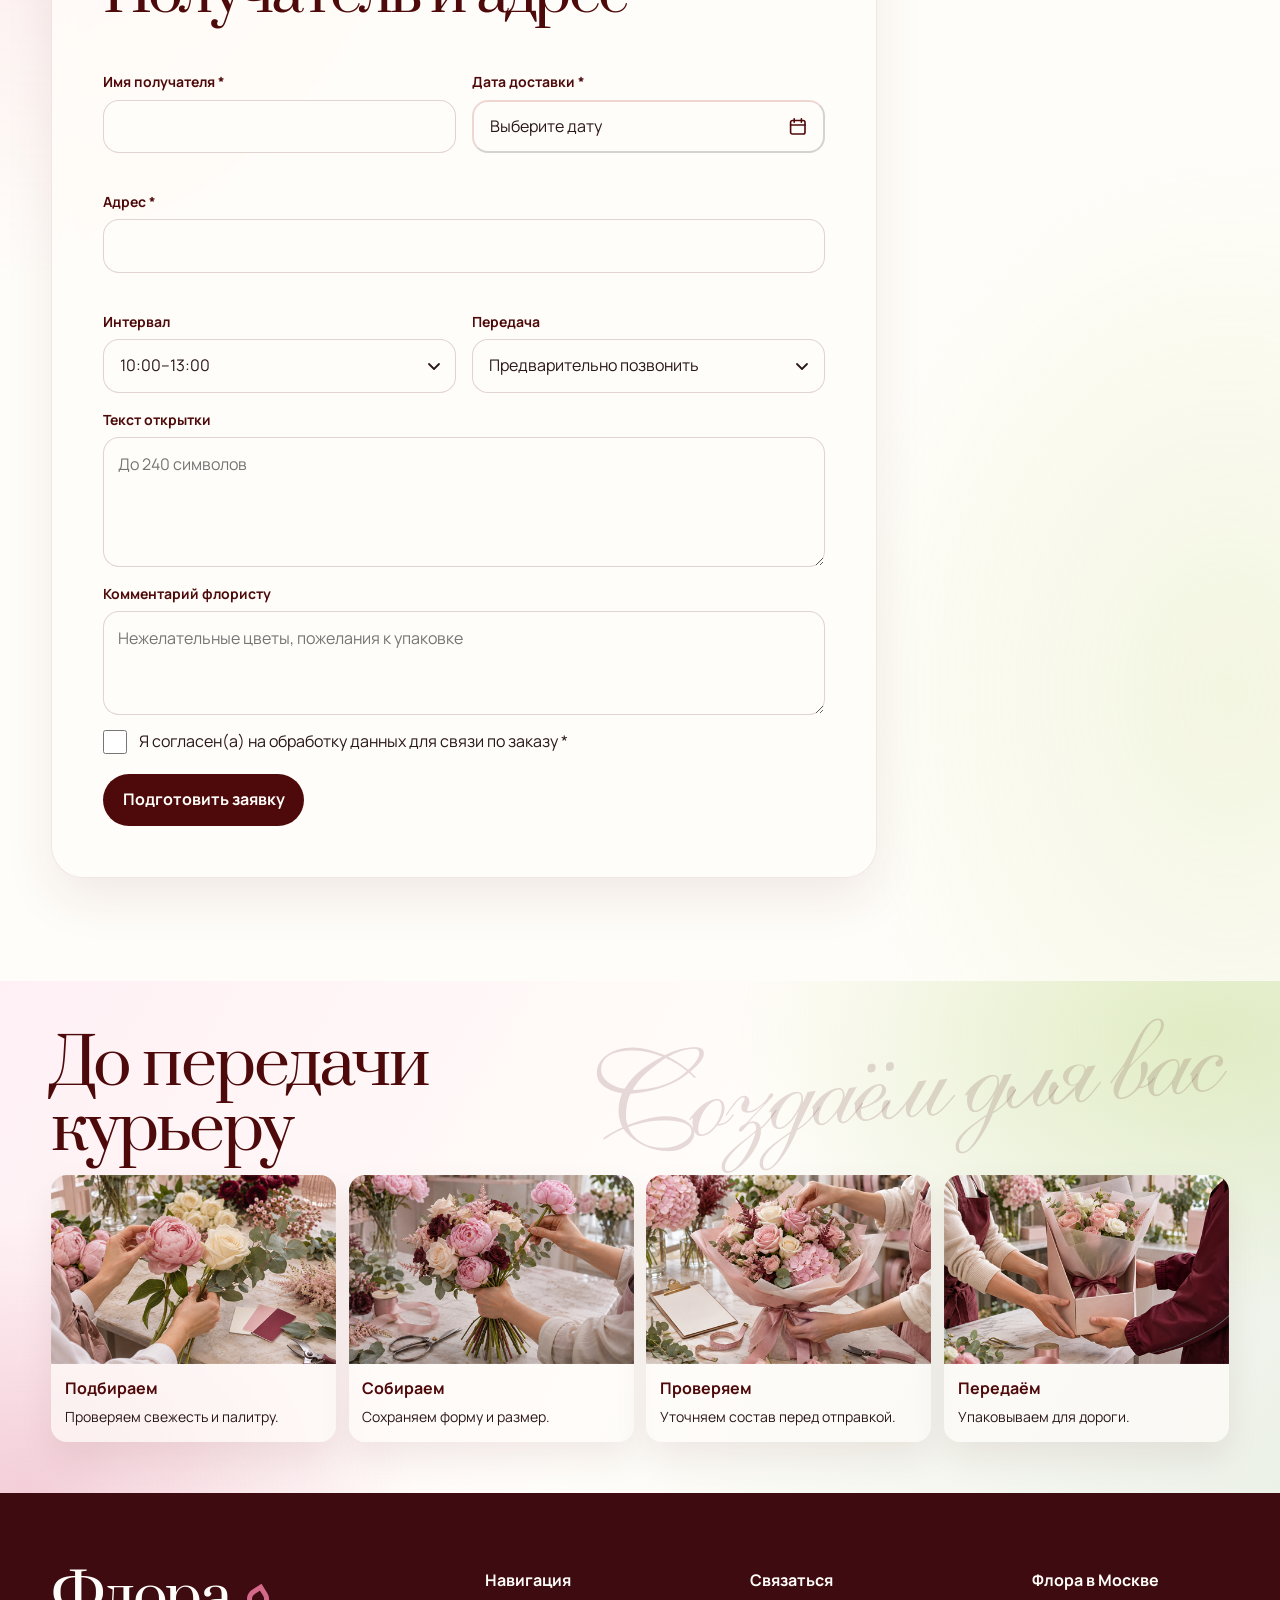
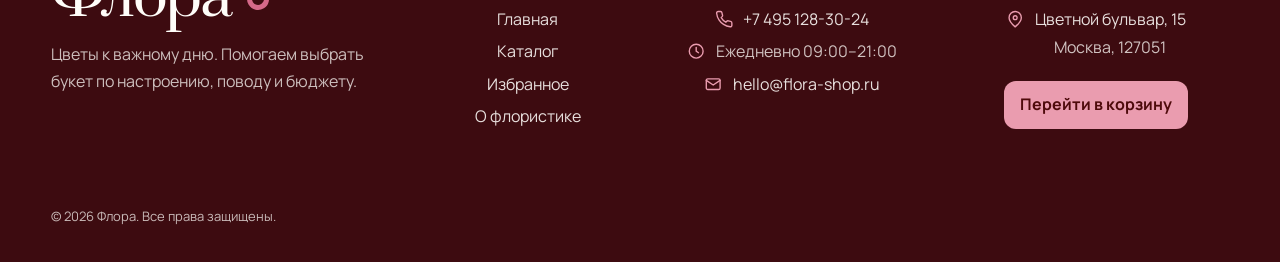
<file: order.html>
<!doctype html><html lang="ru"><head>
  <meta charset="UTF-8"><meta name="viewport" content="width=device-width, initial-scale=1.0"><meta name="description" content="Оформление доставки букета: дата, адрес, получатель и открытка."><meta name="theme-color" content="#FFE6F0"><title>Доставка и заказ — Флора</title>
  <link rel="preconnect" href="https://fonts.googleapis.com"><link rel="preconnect" href="https://fonts.gstatic.com" crossorigin><link href="https://fonts.googleapis.com/css2?family=Manrope:wght@400;500;600;700&family=Prata&display=swap" rel="stylesheet"><link rel="stylesheet" href="css/style.css"><link rel="stylesheet" href="css/responsive.css"><script>document.documentElement.classList.add('js')</script><script type="module" src="js/main.js"></script>
</head><body data-page="order">
<a class="skip-link" href="#main-content">К основному содержанию</a><header class="site-header" data-header><a class="brand" href="index.html" aria-label="Флора, главная">флора</a><button class="menu-toggle" type="button" aria-expanded="false" aria-controls="site-nav">Меню</button><nav class="site-nav" id="site-nav" aria-label="Основная навигация"><a href="index.html">Главная</a><a href="catalog.html">Каталог</a><a href="saved.html">Избранное</a><a href="index.html#atelier">О флористике</a><a href="contacts.html">Контакты</a></nav><a class="cart-link" href="bag.html" aria-label="Корзина, 0 товаров"><svg class="cart-link__icon" aria-hidden="true" viewBox="0 0 24 24"><path d="M3 4h2l2.1 10.1a2 2 0 0 0 2 1.6h7.8a2 2 0 0 0 2-1.6L20.5 7H6M9.5 20a.75.75 0 1 0 0-1.5.75.75 0 0 0 0 1.5ZM17 20a.75.75 0 1 0 0-1.5.75.75 0 0 0 0 1.5Z"/></svg><span class="cart-count" data-cart-count aria-hidden="true">0</span></a></header>
  <main id="main-content"><header class="page-intro page-intro--order" data-reveal><div><h1>Доставка букета</h1><p>Заполните данные заказа. Мы проверим наличие и свяжемся для подтверждения.</p></div><img src="images/delivery-sakura-cutout-hq.png" srcset="images/responsive/delivery-sakura-cutout-hq-480.png 480w, images/delivery-sakura-cutout-hq.png 1145w" sizes="(max-width: 55.99rem) 92vw, 48vw" width="1145" height="1374" alt="Воздушный букет ветвей сакуры в пудровой упаковке"></header>
    <div class="checkout-layout"><form class="order-form" novalidate data-order-form aria-describedby="order-form-note"><h2>Данные заказчика</h2><p id="order-form-note">Поля со знаком «*» обязательны.</p>
      <div class="order-form__grid"><div class="field-group"><label for="customer-name">Имя *</label><input id="customer-name" name="name" autocomplete="name" required><p class="field-error" id="name-error" data-error-for="name"></p></div><div class="field-group"><label for="customer-email">Email *</label><input id="customer-email" name="email" type="email" autocomplete="email" required><p class="field-error" id="email-error" data-error-for="email"></p></div><div class="field-group"><label for="customer-phone">Телефон *</label><input id="customer-phone" name="phone" type="tel" autocomplete="tel" inputmode="tel" placeholder="+7 999 000-00-00" required><p class="field-error" id="phone-error" data-error-for="phone"></p></div><div class="field-group field-group--select" data-custom-select><label id="contact-method-label" for="contact-method">Способ связи</label><select id="contact-method" name="contactMethod" aria-hidden="true" tabindex="-1"><option value="phone">Позвонить</option><option value="email">Написать на email</option><option value="messenger">Написать в мессенджер</option></select><button class="custom-select__trigger" type="button" aria-haspopup="listbox" aria-expanded="false" aria-labelledby="contact-method-label contact-method-value" data-select-trigger><span id="contact-method-value" data-select-value>Позвонить</span><svg aria-hidden="true" viewBox="0 0 16 16"><path d="m3 6 5 5 5-5"/></svg></button><ul class="custom-select__options" id="contact-method-options" role="listbox" aria-labelledby="contact-method-label" hidden data-select-options><li><button type="button" role="option" aria-selected="true" data-value="phone">Позвонить</button></li><li><button type="button" role="option" aria-selected="false" data-value="email">Написать на email</button></li><li><button type="button" role="option" aria-selected="false" data-value="messenger">Написать в мессенджер</button></li></ul></div></div>
      <h2>Получатель и адрес</h2><div class="order-form__grid"><div class="field-group"><label for="recipient-name">Имя получателя *</label><input id="recipient-name" name="recipient" autocomplete="off" required><p class="field-error" data-error-for="recipient"></p></div><div class="field-group field-group--date" data-date-picker><label id="delivery-date-label" for="delivery-date-trigger">Дата доставки *</label><input id="delivery-date" name="date" type="hidden" required><button id="delivery-date-trigger" class="date-picker__trigger" type="button" aria-haspopup="dialog" aria-expanded="false" aria-labelledby="delivery-date-label delivery-date-value" data-date-trigger><span id="delivery-date-value" data-date-value>Выберите дату</span><svg aria-hidden="true" viewBox="0 0 24 24"><rect x="4" y="5" width="16" height="15" rx="2"/><path d="M8 3v4M16 3v4M4 10h16"/></svg></button><div class="date-picker__popover" role="dialog" aria-modal="false" aria-labelledby="delivery-date-label" hidden data-date-popover><div class="date-picker__header"><button type="button" aria-label="Предыдущий месяц" data-calendar-prev>‹</button><strong data-calendar-month></strong><button type="button" aria-label="Следующий месяц" data-calendar-next>›</button></div><div class="date-picker__weekdays" aria-hidden="true"><span>Пн</span><span>Вт</span><span>Ср</span><span>Чт</span><span>Пт</span><span>Сб</span><span>Вс</span></div><div class="date-picker__days" role="grid" data-calendar-days></div><button class="date-picker__today" type="button" data-calendar-today>Выбрать сегодня</button></div><p class="field-error" data-error-for="date"></p></div><div class="field-group field-group--wide"><label for="delivery-address">Адрес *</label><input id="delivery-address" name="address" autocomplete="street-address" required><p class="field-error" data-error-for="address"></p></div><div class="field-group field-group--select" data-custom-select><label id="delivery-time-label" for="delivery-time">Интервал</label><select id="delivery-time" name="time" aria-hidden="true" tabindex="-1"><option value="10-13">10:00–13:00</option><option value="13-16">13:00–16:00</option><option value="16-19">16:00–19:00</option><option value="19-21">19:00–21:00</option></select><button class="custom-select__trigger" type="button" aria-haspopup="listbox" aria-expanded="false" aria-labelledby="delivery-time-label delivery-time-value" data-select-trigger><span id="delivery-time-value" data-select-value>10:00–13:00</span><svg aria-hidden="true" viewBox="0 0 16 16"><path d="m3 6 5 5 5-5"/></svg></button><ul class="custom-select__options" id="delivery-time-options" role="listbox" aria-labelledby="delivery-time-label" hidden data-select-options><li><button type="button" role="option" aria-selected="true" data-value="10-13">10:00–13:00</button></li><li><button type="button" role="option" aria-selected="false" data-value="13-16">13:00–16:00</button></li><li><button type="button" role="option" aria-selected="false" data-value="16-19">16:00–19:00</button></li><li><button type="button" role="option" aria-selected="false" data-value="19-21">19:00–21:00</button></li></ul></div><div class="field-group field-group--select" data-custom-select><label id="delivery-option-label" for="delivery-option">Передача</label><select id="delivery-option" name="deliveryOption" aria-hidden="true" tabindex="-1"><option value="call">Предварительно позвонить</option><option value="surprise">Без звонка, сюрприз</option></select><button class="custom-select__trigger" type="button" aria-haspopup="listbox" aria-expanded="false" aria-labelledby="delivery-option-label delivery-option-value" data-select-trigger><span id="delivery-option-value" data-select-value>Предварительно позвонить</span><svg aria-hidden="true" viewBox="0 0 16 16"><path d="m3 6 5 5 5-5"/></svg></button><ul class="custom-select__options" id="delivery-option-options" role="listbox" aria-labelledby="delivery-option-label" hidden data-select-options><li><button type="button" role="option" aria-selected="true" data-value="call">Предварительно позвонить</button></li><li><button type="button" role="option" aria-selected="false" data-value="surprise">Без звонка, сюрприз</button></li></ul></div><div class="field-group field-group--wide"><label for="card-text">Текст открытки</label><textarea id="card-text" name="card" rows="4" maxlength="240" placeholder="До 240 символов"></textarea></div><div class="field-group field-group--wide"><label for="order-comment">Комментарий флористу</label><textarea id="order-comment" name="comment" rows="3" placeholder="Нежелательные цветы, пожелания к упаковке"></textarea></div></div>
      <label class="consent"><input name="consent" type="checkbox" required><span>Я согласен(а) на обработку данных для связи по заказу *</span></label><p class="field-error" data-error-for="consent"></p><p class="form-message" role="status" data-form-message></p><button class="button button--primary" type="submit">Подготовить заявку</button></form>
      <aside class="order-summary" aria-labelledby="order-summary-title"><div class="order-summary__heading"><p>Собрано для доставки</p><h2 id="order-summary-title">Ваш заказ</h2></div><div class="order-summary__items" data-order-summary></div><p class="order-summary__total"><span>Итого</span><strong data-order-total>0 ₽</strong></p><p class="order-summary__note">Оплата после подтверждения состава и адреса. Данная форма не проводит платёж.</p></aside></div>
    <section class="order-assurances" aria-labelledby="order-assurances-title" data-reveal>
      <div class="order-assurances__heading"><h2 id="order-assurances-title">До передачи курьеру</h2></div>
      <div class="order-assurances__grid">
        <figure data-reveal><img src="images/delivery-step-select.png" srcset="images/responsive/delivery-step-select-480.png 480w, images/delivery-step-select.png 1536w" sizes="(max-width: 55.99rem) 46vw, 23vw" width="1536" height="1024" loading="lazy" alt="Флорист подбирает свежие цветы и сравнивает оттенки палитры"><figcaption><strong>Подбираем</strong><span>Проверяем свежесть и палитру.</span></figcaption></figure>
        <figure data-reveal><img src="images/delivery-step-assemble.png" srcset="images/responsive/delivery-step-assemble-480.png 480w, images/delivery-step-assemble.png 1536w" sizes="(max-width: 55.99rem) 46vw, 23vw" width="1536" height="1024" loading="lazy" alt="Флорист собирает букет по спирали и сохраняет его форму"><figcaption><strong>Собираем</strong><span>Сохраняем форму и размер.</span></figcaption></figure>
        <figure data-reveal><img src="images/delivery-step-check.png" srcset="images/responsive/delivery-step-check-480.png 480w, images/delivery-step-check.png 1536w" sizes="(max-width: 55.99rem) 46vw, 23vw" width="1536" height="1024" loading="lazy" alt="Флорист проверяет состав, свежесть и упаковку готового букета"><figcaption><strong>Проверяем</strong><span>Уточняем состав перед отправкой.</span></figcaption></figure>
        <figure data-reveal><img src="images/delivery-step-handoff.png" srcset="images/responsive/delivery-step-handoff-480.png 480w, images/delivery-step-handoff.png 1536w" sizes="(max-width: 55.99rem) 46vw, 23vw" width="1536" height="1024" loading="lazy" alt="Флорист передаёт защищённый упаковкой букет курьеру"><figcaption><strong>Передаём</strong><span>Упаковываем для дороги.</span></figcaption></figure>
      </div>
    </section>
    <section class="order-success" data-order-success hidden tabindex="-1"><h2>Заказ подтверждён</h2><p data-success-text></p><a class="button button--primary" href="catalog.html">Вернуться в каталог</a></section>
  </main><footer class="site-footer site-footer--unified">
    <div class="site-footer__grid">
      <div class="site-footer__identity"><a class="brand brand--footer" href="index.html">Флора</a><p>Цветы к важному дню. Помогаем выбрать букет по настроению, поводу и бюджету.</p></div>
      <nav class="site-footer__section" aria-label="Навигация в подвале"><h2 class="site-footer__heading">Навигация</h2><a href="index.html" data-footer-page="home">Главная</a><a href="catalog.html" data-footer-page="catalog">Каталог</a><a href="saved.html" data-footer-page="favorites">Избранное</a><a href="about.html" data-footer-page="about">О флористике</a></nav>
      <div class="site-footer__section site-footer__contact"><h2 class="site-footer__heading">Связаться</h2><a class="site-footer__item" href="tel:+74951283024"><svg class="site-footer__icon" aria-hidden="true" viewBox="0 0 24 24"><path d="M22 16.92v3a2 2 0 0 1-2.18 2 19.79 19.79 0 0 1-8.63-3.07 19.5 19.5 0 0 1-6-6A19.79 19.79 0 0 1 2.12 4.18 2 2 0 0 1 4.11 2h3a2 2 0 0 1 2 1.72c.13.96.36 1.9.69 2.8a2 2 0 0 1-.45 2.11L8.09 9.91a16 16 0 0 0 6 6l1.27-1.27a2 2 0 0 1 2.11-.45c.91.33 1.85.56 2.81.69A2 2 0 0 1 22 16.92Z"/></svg><span>+7 495 128-30-24</span></a><span class="site-footer__item"><svg class="site-footer__icon" aria-hidden="true" viewBox="0 0 24 24"><circle cx="12" cy="12" r="9"/><path d="M12 7v5l3 2"/></svg><span>Ежедневно 09:00–21:00</span></span><a class="site-footer__item" href="mailto:hello@flora-shop.ru"><svg class="site-footer__icon" aria-hidden="true" viewBox="0 0 24 24"><rect x="3" y="5" width="18" height="14" rx="2"/><path d="m3 7 9 6 9-6"/></svg><span>hello@flora-shop.ru</span></a></div>
      <address class="site-footer__section site-footer__address"><h2 class="site-footer__heading">Флора в Москве</h2><span class="site-footer__item"><svg class="site-footer__icon" aria-hidden="true" viewBox="0 0 24 24"><path d="M20 10c0 5-8 12-8 12S4 15 4 10a8 8 0 1 1 16 0Z"/><circle cx="12" cy="10" r="2.5"/></svg><span class="site-footer__address-copy"><a href="https://yandex.ru/maps" rel="noopener" target="_blank">Цветной бульвар, 15</a><span>Москва, 127051</span></span></span><a class="site-footer__cta" href="bag.html">Перейти в корзину</a></address>
    </div>
    <div class="site-footer__bottom"><p>© <span data-current-year>2026</span> Флора. Все права защищены.</p></div>
  </footer><button class="scroll-top" type="button" data-scroll-top aria-label="Вернуться наверх"><span aria-hidden="true">↑</span></button><div class="toast" role="status" aria-live="polite" aria-atomic="true" hidden data-toast></div>
</body></html>
</file>
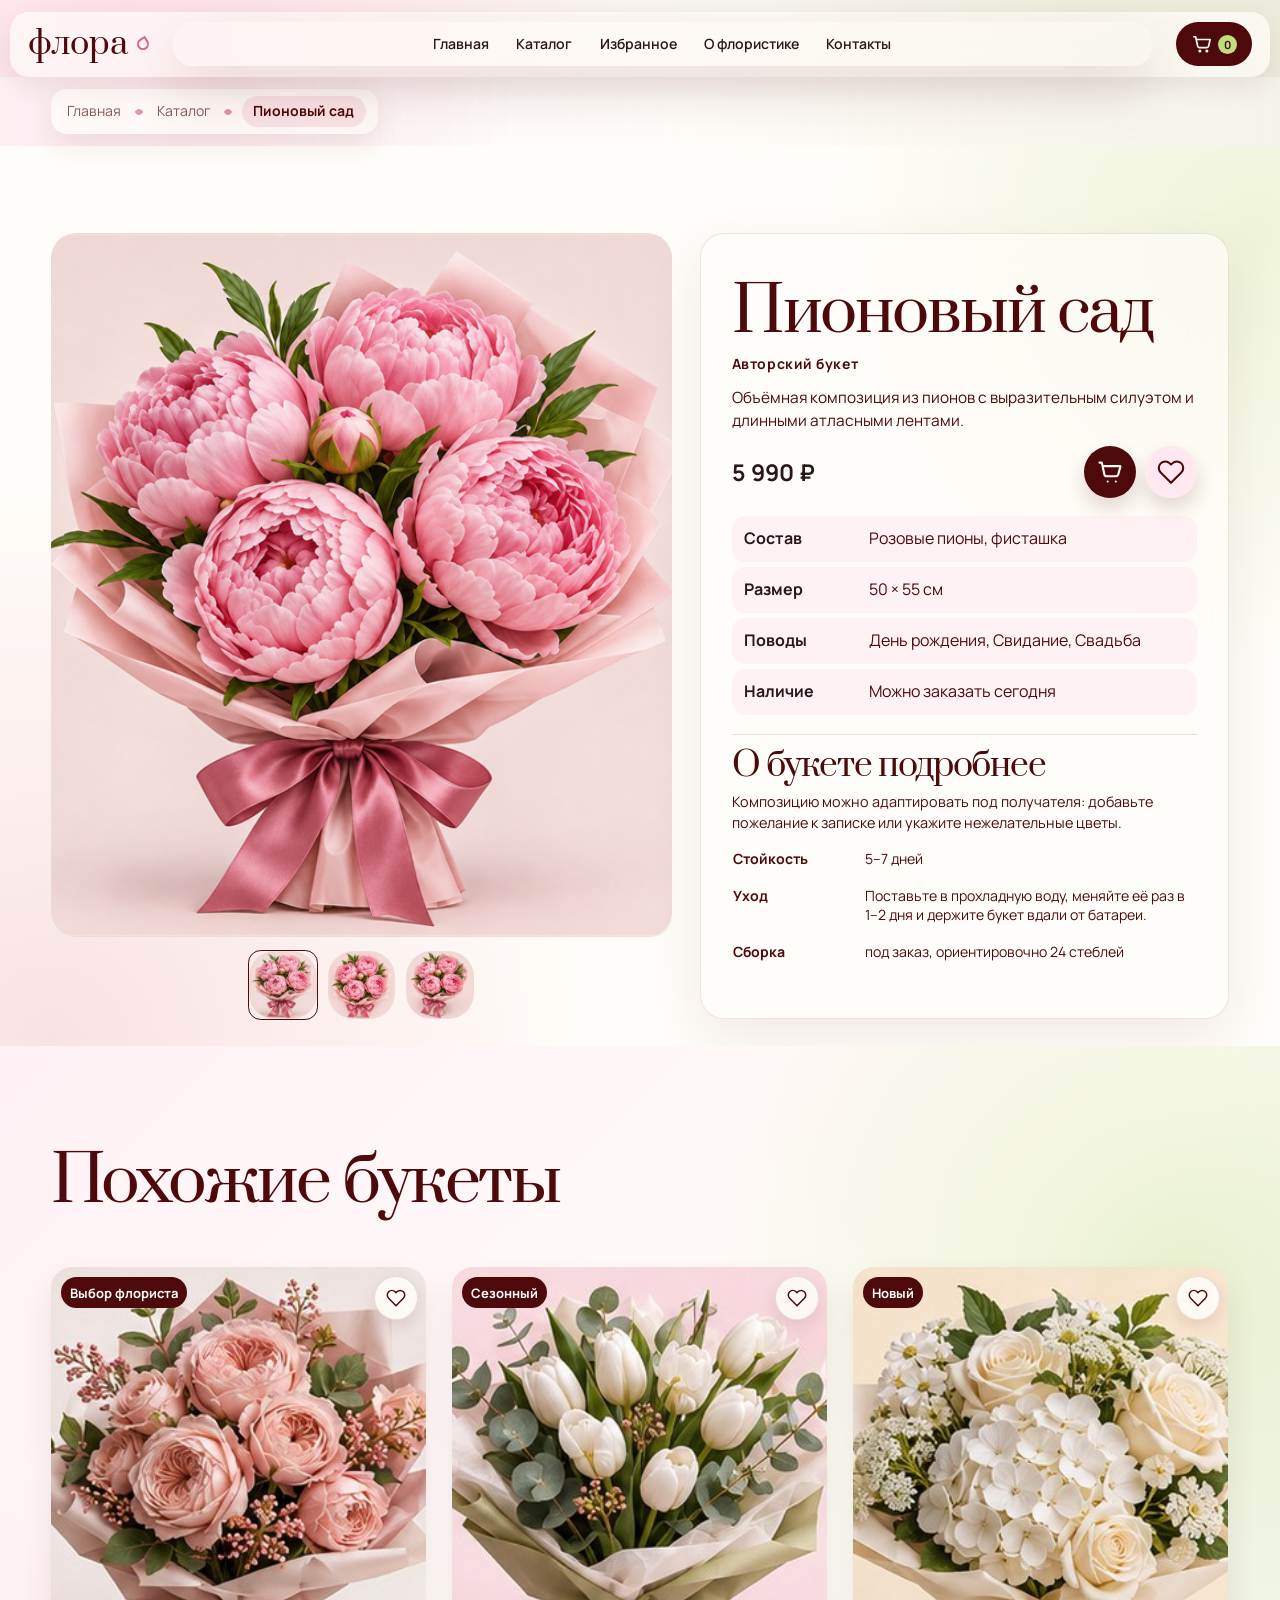
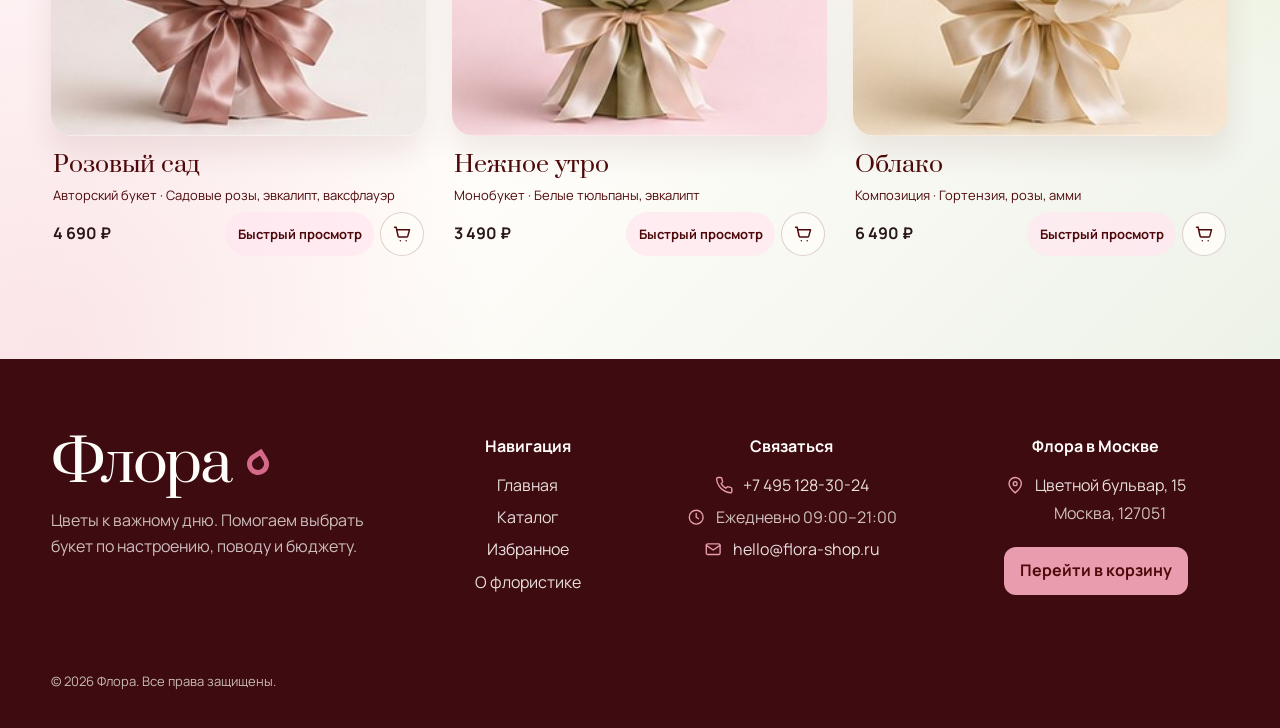
<file: product.html>
<!doctype html><html lang="ru"><head>
  <meta charset="UTF-8"><meta name="viewport" content="width=device-width, initial-scale=1.0"><meta name="description" content="Состав, размер, уход и доставка букета от Флоры."><meta name="theme-color" content="#FFE6F0"><title>Букет — Флора</title>
  <link rel="preconnect" href="https://fonts.googleapis.com"><link rel="preconnect" href="https://fonts.gstatic.com" crossorigin><link href="https://fonts.googleapis.com/css2?family=Manrope:wght@400;500;600;700&family=Prata&display=swap" rel="stylesheet"><link rel="stylesheet" href="css/style.css"><link rel="stylesheet" href="css/responsive.css"><script>document.documentElement.classList.add('js')</script><script type="module" src="js/main.js"></script>
</head><body data-page="product">
<a class="skip-link" href="#main-content">К основному содержанию</a><header class="site-header" data-header><a class="brand" href="index.html" aria-label="Флора, главная">флора</a><button class="menu-toggle" type="button" aria-expanded="false" aria-controls="site-nav">Меню</button><nav class="site-nav" id="site-nav" aria-label="Основная навигация"><a href="index.html">Главная</a><a href="catalog.html">Каталог</a><a href="saved.html">Избранное</a><a href="index.html#atelier">О флористике</a><a href="contacts.html">Контакты</a></nav><a class="cart-link" href="bag.html" aria-label="Корзина, 0 товаров"><svg class="cart-link__icon" aria-hidden="true" viewBox="0 0 24 24"><path d="M3 4h2l2.1 10.1a2 2 0 0 0 2 1.6h7.8a2 2 0 0 0 2-1.6L20.5 7H6M9.5 20a.75.75 0 1 0 0-1.5.75.75 0 0 0 0 1.5ZM17 20a.75.75 0 1 0 0-1.5.75.75 0 0 0 0 1.5Z"/></svg><span class="cart-count" data-cart-count aria-hidden="true">0</span></a></header>
  <main id="main-content"><article class="product-detail" data-product-detail data-reveal><p class="loading-message">Загружаем букет…</p></article><section class="related-products" aria-labelledby="related-title" data-reveal><h2 id="related-title">Похожие букеты</h2><div class="product-grid product-grid--related" data-related-products></div></section></main>
  <footer class="site-footer site-footer--unified">
    <div class="site-footer__grid">
      <div class="site-footer__identity"><a class="brand brand--footer" href="index.html">Флора</a><p>Цветы к важному дню. Помогаем выбрать букет по настроению, поводу и бюджету.</p></div>
      <nav class="site-footer__section" aria-label="Навигация в подвале"><h2 class="site-footer__heading">Навигация</h2><a href="index.html" data-footer-page="home">Главная</a><a href="catalog.html" data-footer-page="catalog">Каталог</a><a href="saved.html" data-footer-page="favorites">Избранное</a><a href="about.html" data-footer-page="about">О флористике</a></nav>
      <div class="site-footer__section site-footer__contact"><h2 class="site-footer__heading">Связаться</h2><a class="site-footer__item" href="tel:+74951283024"><svg class="site-footer__icon" aria-hidden="true" viewBox="0 0 24 24"><path d="M22 16.92v3a2 2 0 0 1-2.18 2 19.79 19.79 0 0 1-8.63-3.07 19.5 19.5 0 0 1-6-6A19.79 19.79 0 0 1 2.12 4.18 2 2 0 0 1 4.11 2h3a2 2 0 0 1 2 1.72c.13.96.36 1.9.69 2.8a2 2 0 0 1-.45 2.11L8.09 9.91a16 16 0 0 0 6 6l1.27-1.27a2 2 0 0 1 2.11-.45c.91.33 1.85.56 2.81.69A2 2 0 0 1 22 16.92Z"/></svg><span>+7 495 128-30-24</span></a><span class="site-footer__item"><svg class="site-footer__icon" aria-hidden="true" viewBox="0 0 24 24"><circle cx="12" cy="12" r="9"/><path d="M12 7v5l3 2"/></svg><span>Ежедневно 09:00–21:00</span></span><a class="site-footer__item" href="mailto:hello@flora-shop.ru"><svg class="site-footer__icon" aria-hidden="true" viewBox="0 0 24 24"><rect x="3" y="5" width="18" height="14" rx="2"/><path d="m3 7 9 6 9-6"/></svg><span>hello@flora-shop.ru</span></a></div>
      <address class="site-footer__section site-footer__address"><h2 class="site-footer__heading">Флора в Москве</h2><span class="site-footer__item"><svg class="site-footer__icon" aria-hidden="true" viewBox="0 0 24 24"><path d="M20 10c0 5-8 12-8 12S4 15 4 10a8 8 0 1 1 16 0Z"/><circle cx="12" cy="10" r="2.5"/></svg><span class="site-footer__address-copy"><a href="https://yandex.ru/maps" rel="noopener" target="_blank">Цветной бульвар, 15</a><span>Москва, 127051</span></span></span><a class="site-footer__cta" href="bag.html">Перейти в корзину</a></address>
    </div>
    <div class="site-footer__bottom"><p>© <span data-current-year>2026</span> Флора. Все права защищены.</p></div>
  </footer><button class="scroll-top" type="button" data-scroll-top aria-label="Вернуться наверх"><span aria-hidden="true">↑</span></button><div class="toast" role="status" aria-live="polite" aria-atomic="true" hidden data-toast></div>
</body></html>
</file>
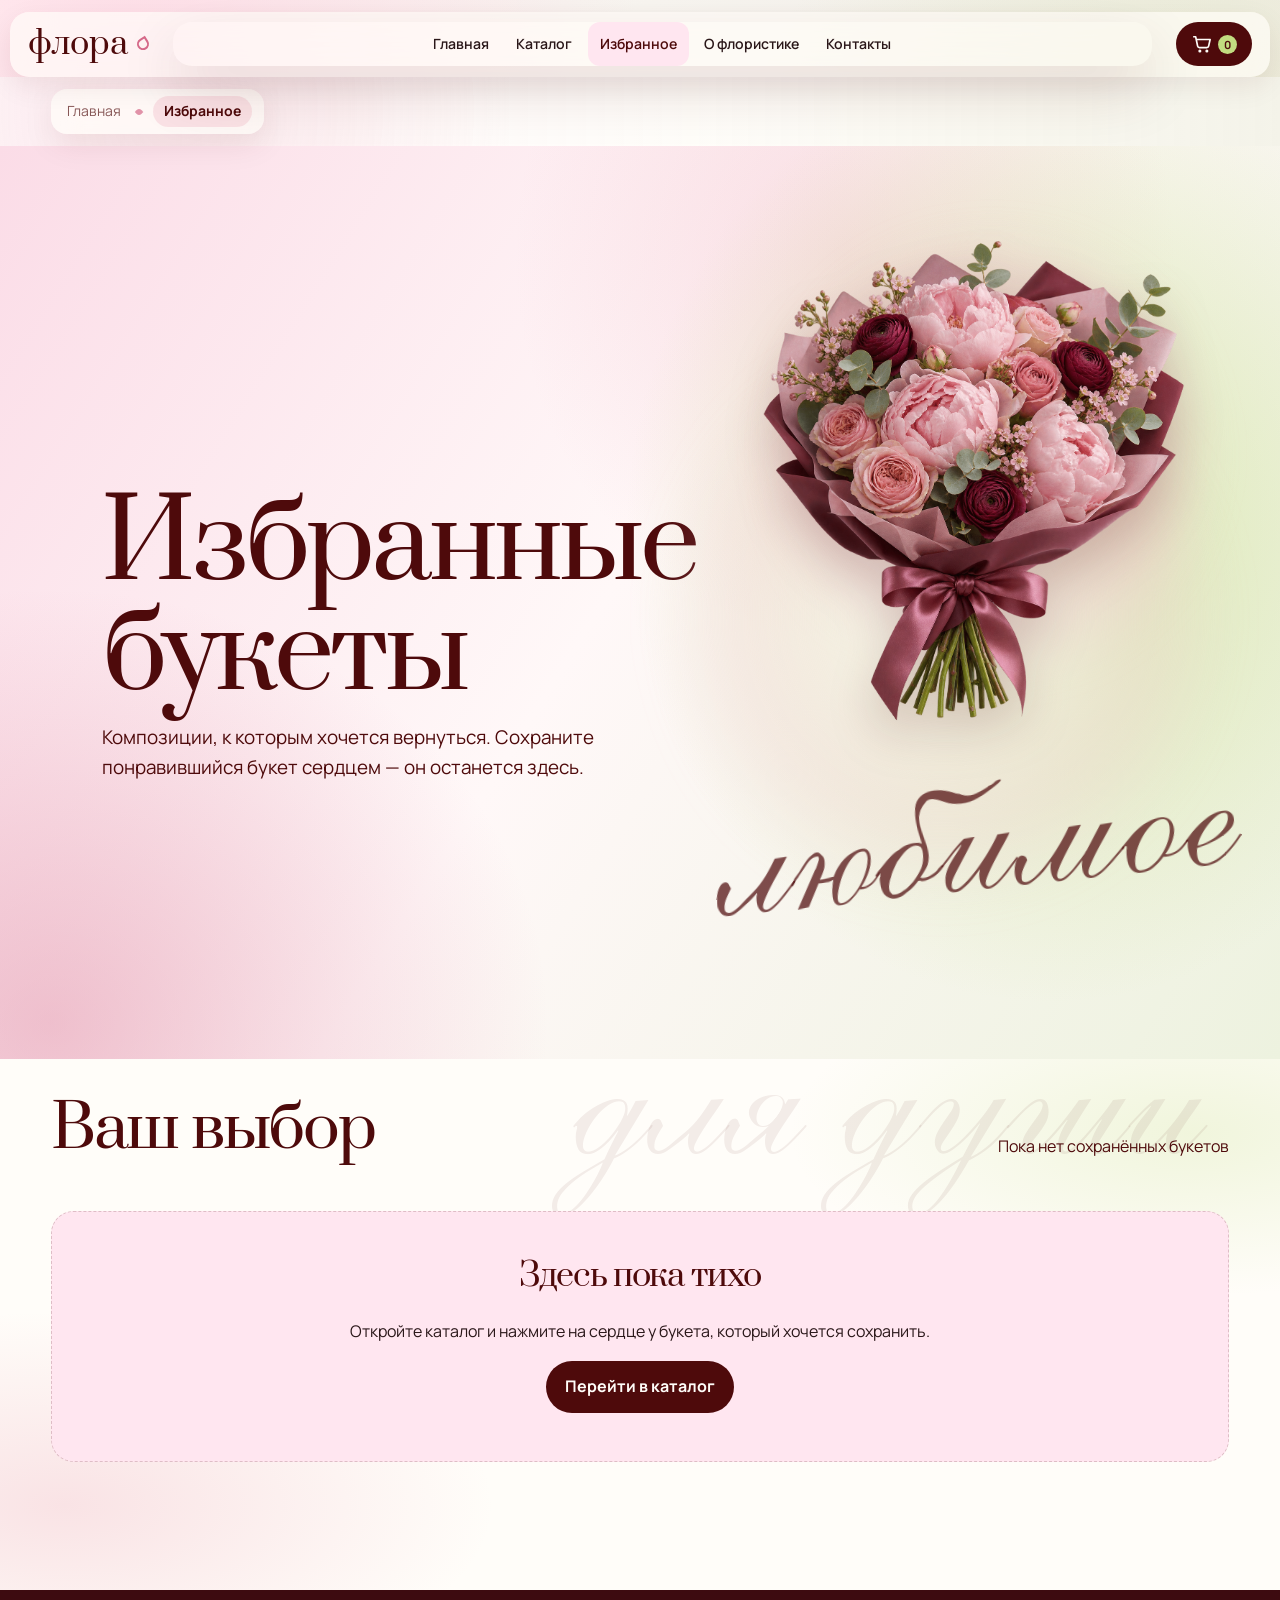
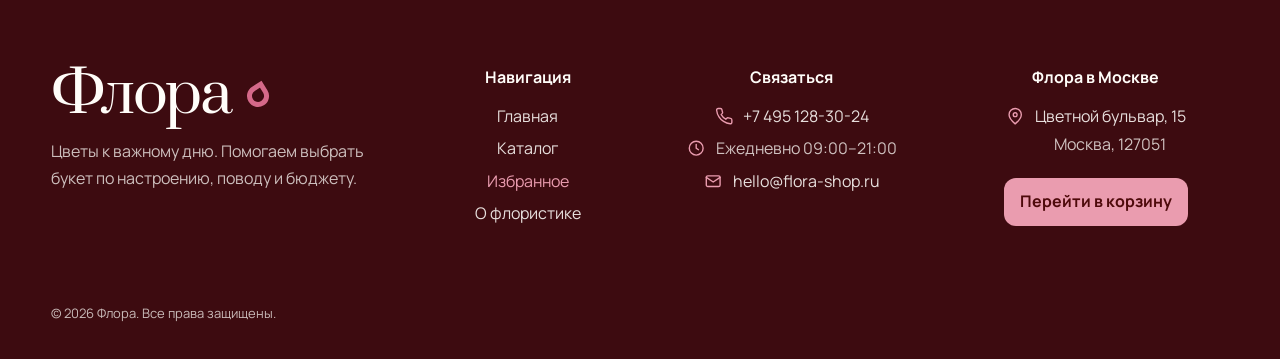
<file: saved.html>
<!doctype html>
<html lang="ru">
<head>
  <meta charset="UTF-8">
  <meta name="viewport" content="width=device-width, initial-scale=1.0">
  <meta name="description" content="Сохранённые букеты Флоры.">
  <meta name="theme-color" content="#FFE6F0">
  <title>Избранное — Флора</title>
  <link rel="preconnect" href="https://fonts.googleapis.com">
  <link rel="preconnect" href="https://fonts.gstatic.com" crossorigin>
  <link href="https://fonts.googleapis.com/css2?family=Manrope:wght@400;500;600;700&family=Prata&display=swap" rel="stylesheet">
  <link rel="stylesheet" href="css/style.css">
  <link rel="stylesheet" href="css/responsive.css">
  <script>document.documentElement.classList.add('js')</script>
  <script type="module" src="js/main.js"></script>
</head>
<body data-page="favorites">
  <a class="skip-link" href="#main-content">К основному содержанию</a>
  <header class="site-header" data-header>
    <a class="brand" href="index.html" aria-label="Флора, главная">флора</a>
    <button class="menu-toggle" type="button" aria-expanded="false" aria-controls="site-nav">Меню</button>
    <nav class="site-nav" id="site-nav" aria-label="Основная навигация">
      <a href="index.html">Главная</a><a href="catalog.html">Каталог</a><a aria-current="page" href="saved.html">Избранное</a><a href="about.html">О флористике</a><a href="contacts.html">Контакты</a>
    </nav>
    <a class="cart-link" href="bag.html" aria-label="Корзина, 0 товаров"><svg class="cart-link__icon" aria-hidden="true" viewBox="0 0 24 24"><path d="M3 4h2l2.1 10.1a2 2 0 0 0 2 1.6h7.8a2 2 0 0 0 2-1.6L20.5 7H6M9.5 20a.75.75 0 1 0 0-1.5.75.75 0 0 0 0 1.5ZM17 20a.75.75 0 1 0 0-1.5.75.75 0 0 0 0 1.5Z"/></svg><span class="cart-count" data-cart-count aria-hidden="true">0</span></a>
  </header>
  <main id="main-content">
    <header class="page-intro page-intro--simple favorites-intro">
      <div class="favorites-intro__copy" data-reveal>
        <h1>Избранные букеты</h1>
        <p>Композиции, к которым хочется вернуться. Сохраните понравившийся букет сердцем — он останется здесь.</p>
      </div>
      <div class="favorites-intro__ornament" data-object-reveal data-reveal-delay="100" aria-hidden="true">
        <img src="images/favorites-bouquet-transparent.png" srcset="images/responsive/favorites-bouquet-transparent-480.png 480w, images/favorites-bouquet-transparent.png 1170w" sizes="(max-width: 55.99rem) 88vw, 42vw" width="1170" height="1344" alt="">
        <span>любимое</span>
      </div>
    </header>
    <section class="catalog favorites-page" aria-labelledby="favorites-title">
      <div class="catalog-status" data-reveal><h2 id="favorites-title">Ваш выбор</h2><p data-favorites-count aria-live="polite">Загружаем…</p></div>
      <div class="product-grid" data-favorites-grid></div>
      <div class="empty-state" data-favorites-empty data-reveal data-reveal-delay="120" hidden>
        <h2>Здесь пока тихо</h2>
        <p>Откройте каталог и нажмите на сердце у букета, который хочется сохранить.</p>
        <a class="button button--primary" href="catalog.html">Перейти в каталог</a>
      </div>
    </section>
  </main>
  <dialog class="quick-view" data-quick-view aria-labelledby="quick-view-title">
    <button class="quick-view__close" type="button" aria-label="Закрыть окно" data-dialog-close><svg aria-hidden="true" viewBox="0 0 24 24"><path d="m6 6 12 12M18 6 6 18"/></svg></button>
    <div data-quick-view-content></div>
  </dialog>
  <footer class="site-footer site-footer--unified">
    <div class="site-footer__grid">
      <div class="site-footer__identity"><a class="brand brand--footer" href="index.html">Флора</a><p>Цветы к важному дню. Помогаем выбрать букет по настроению, поводу и бюджету.</p></div>
      <nav class="site-footer__section" aria-label="Навигация в подвале"><h2 class="site-footer__heading">Навигация</h2><a href="index.html" data-footer-page="home">Главная</a><a href="catalog.html" data-footer-page="catalog">Каталог</a><a href="saved.html" data-footer-page="favorites">Избранное</a><a href="about.html" data-footer-page="about">О флористике</a></nav>
      <div class="site-footer__section site-footer__contact"><h2 class="site-footer__heading">Связаться</h2><a class="site-footer__item" href="tel:+74951283024"><svg class="site-footer__icon" aria-hidden="true" viewBox="0 0 24 24"><path d="M22 16.92v3a2 2 0 0 1-2.18 2 19.79 19.79 0 0 1-8.63-3.07 19.5 19.5 0 0 1-6-6A19.79 19.79 0 0 1 2.12 4.18 2 2 0 0 1 4.11 2h3a2 2 0 0 1 2 1.72c.13.96.36 1.9.69 2.8a2 2 0 0 1-.45 2.11L8.09 9.91a16 16 0 0 0 6 6l1.27-1.27a2 2 0 0 1 2.11-.45c.91.33 1.85.56 2.81.69A2 2 0 0 1 22 16.92Z"/></svg><span>+7 495 128-30-24</span></a><span class="site-footer__item"><svg class="site-footer__icon" aria-hidden="true" viewBox="0 0 24 24"><circle cx="12" cy="12" r="9"/><path d="M12 7v5l3 2"/></svg><span>Ежедневно 09:00–21:00</span></span><a class="site-footer__item" href="mailto:hello@flora-shop.ru"><svg class="site-footer__icon" aria-hidden="true" viewBox="0 0 24 24"><rect x="3" y="5" width="18" height="14" rx="2"/><path d="m3 7 9 6 9-6"/></svg><span>hello@flora-shop.ru</span></a></div>
      <address class="site-footer__section site-footer__address"><h2 class="site-footer__heading">Флора в Москве</h2><span class="site-footer__item"><svg class="site-footer__icon" aria-hidden="true" viewBox="0 0 24 24"><path d="M20 10c0 5-8 12-8 12S4 15 4 10a8 8 0 1 1 16 0Z"/><circle cx="12" cy="10" r="2.5"/></svg><span class="site-footer__address-copy"><a href="https://yandex.ru/maps" rel="noopener" target="_blank">Цветной бульвар, 15</a><span>Москва, 127051</span></span></span><a class="site-footer__cta" href="bag.html">Перейти в корзину</a></address>
    </div>
    <div class="site-footer__bottom"><p>© <span data-current-year>2026</span> Флора. Все права защищены.</p></div>
  </footer>
  <button class="scroll-top" type="button" data-scroll-top aria-label="Вернуться наверх"><span aria-hidden="true">↑</span></button>
  <div class="toast" role="status" aria-live="polite" aria-atomic="true" hidden data-toast></div>
</body>
</html>
</file>
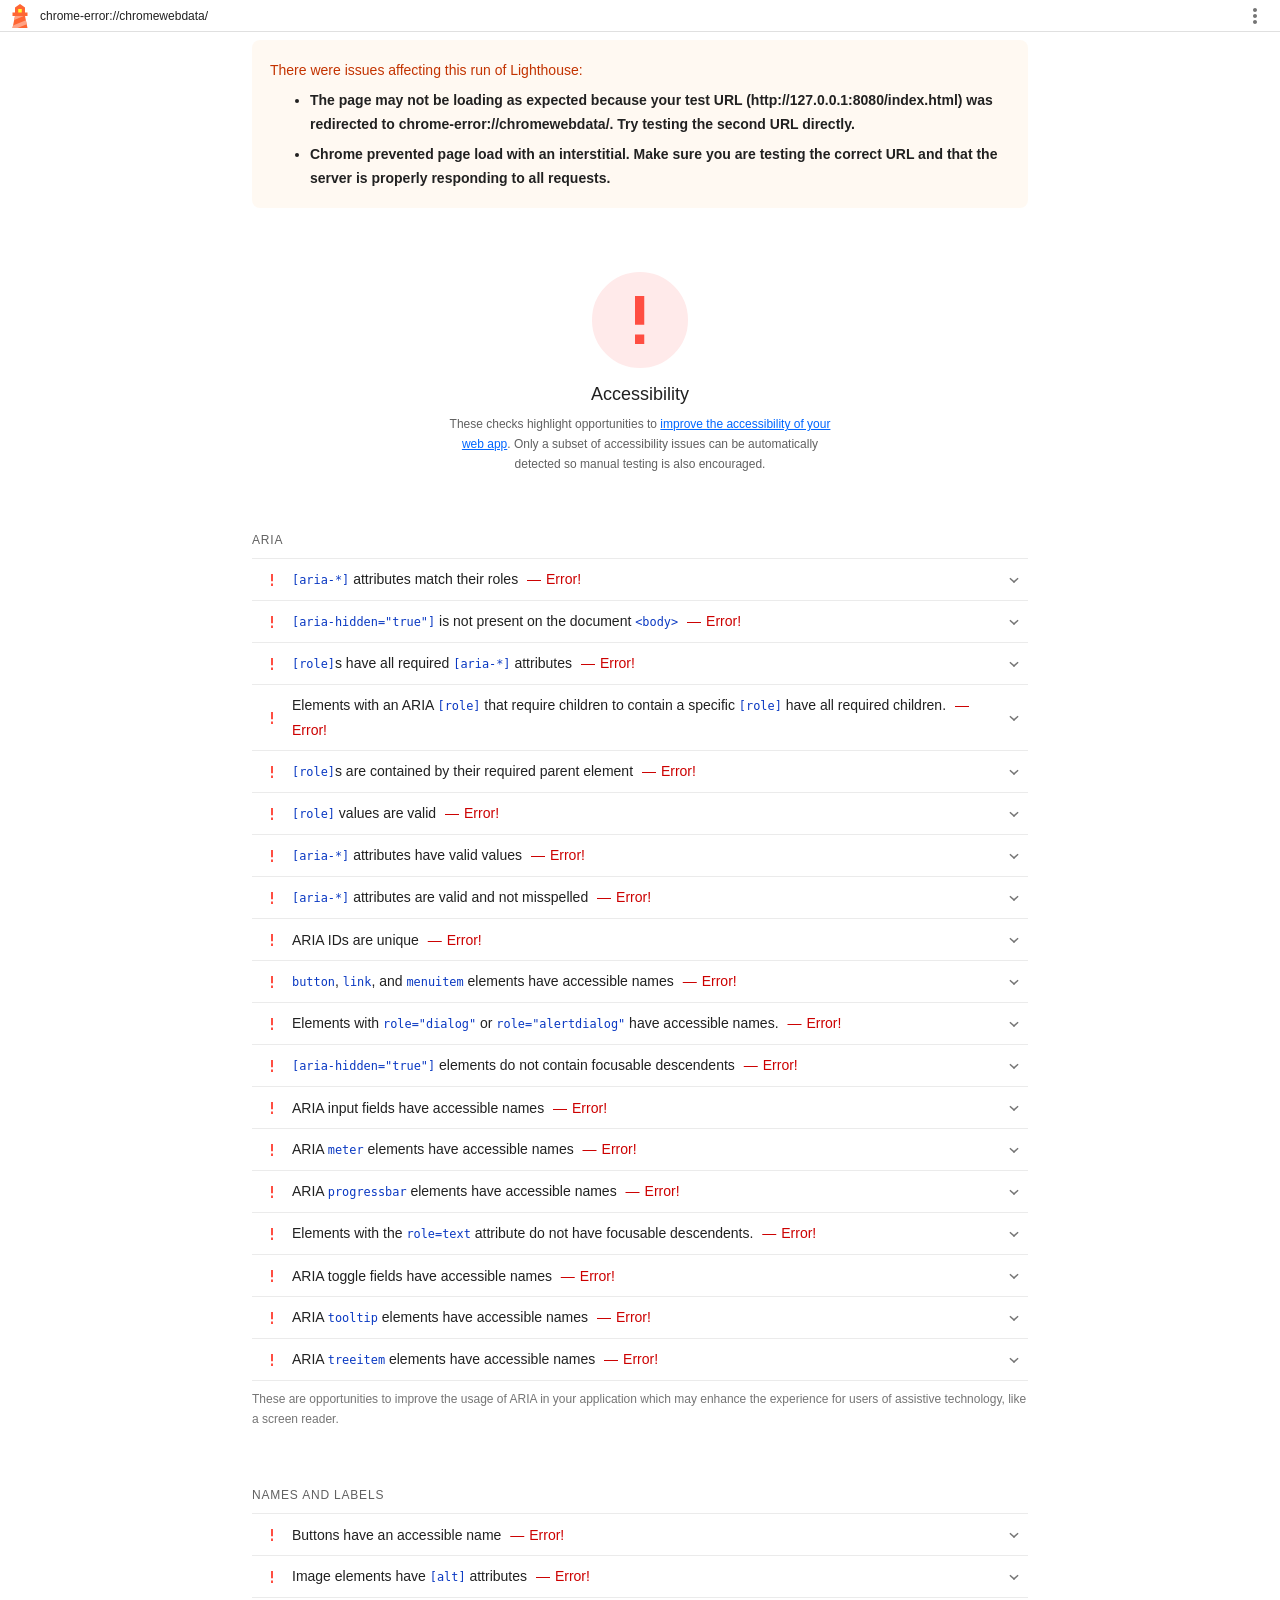
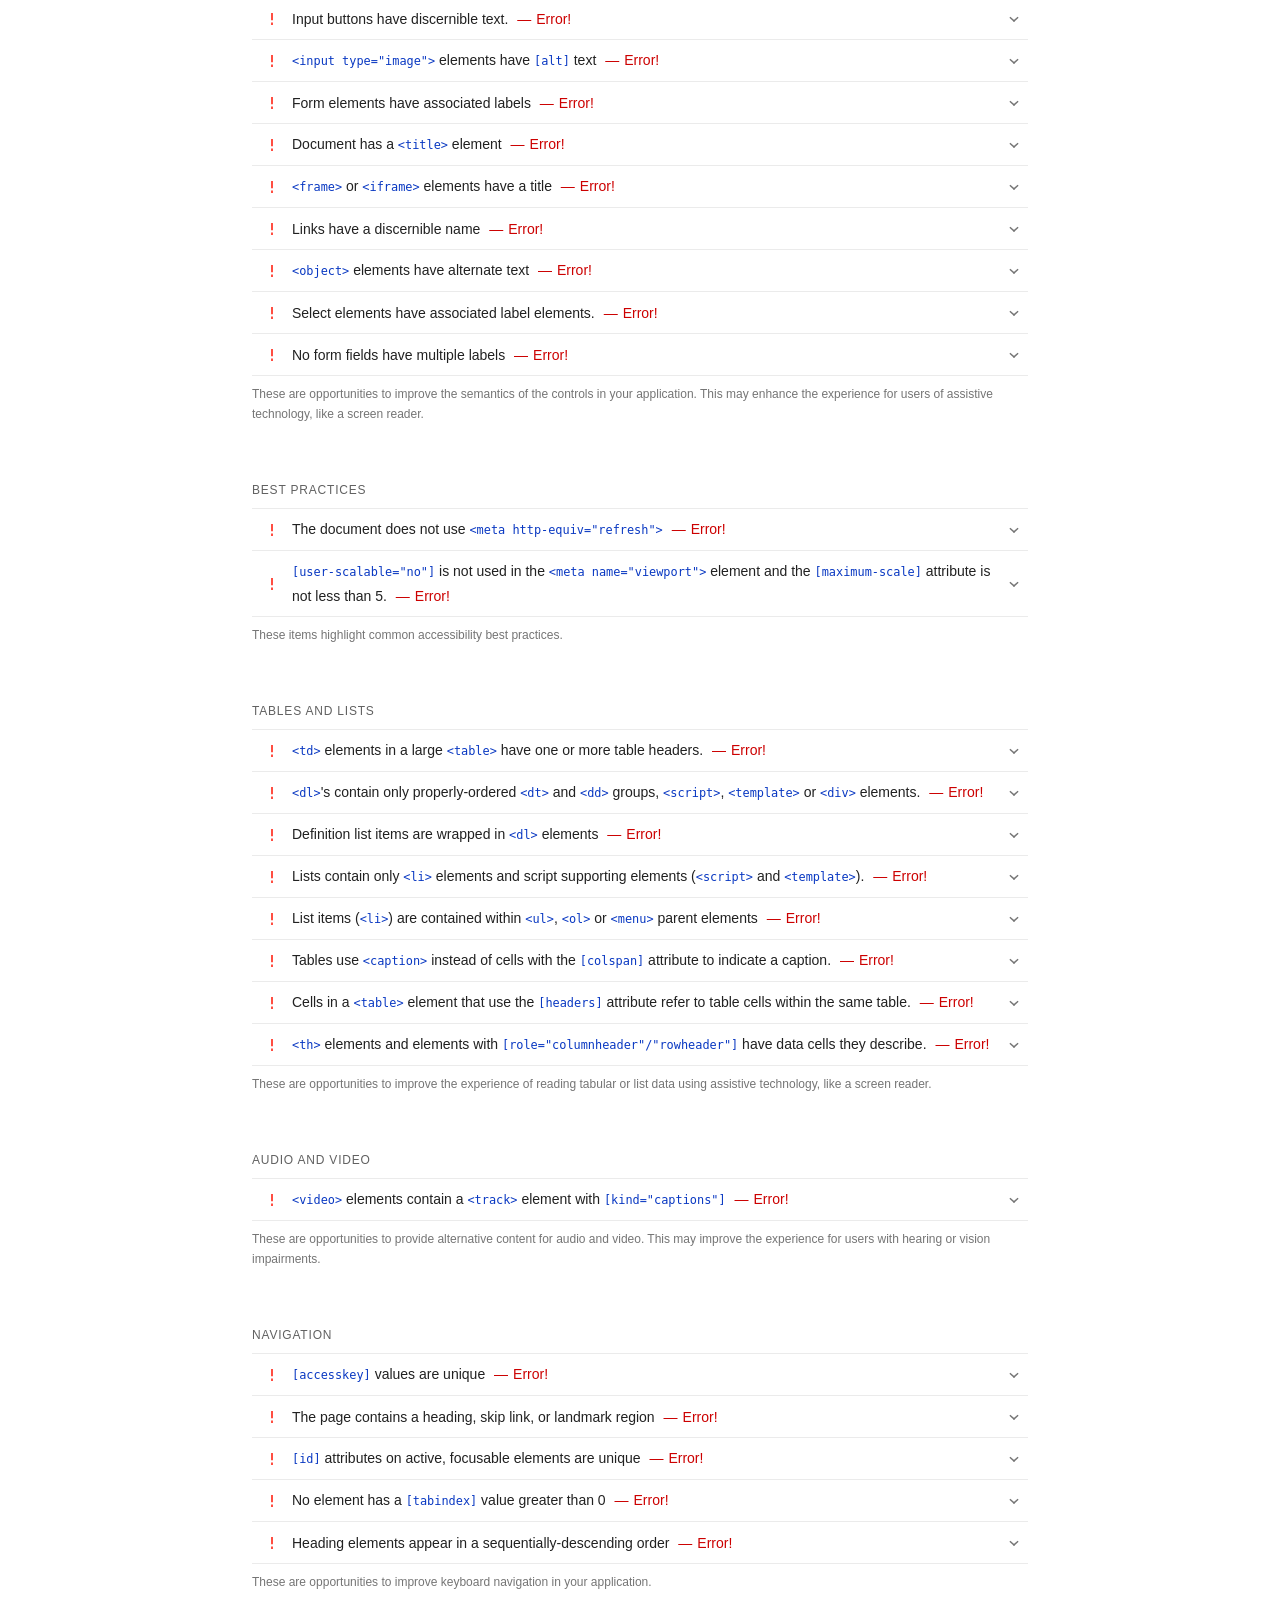
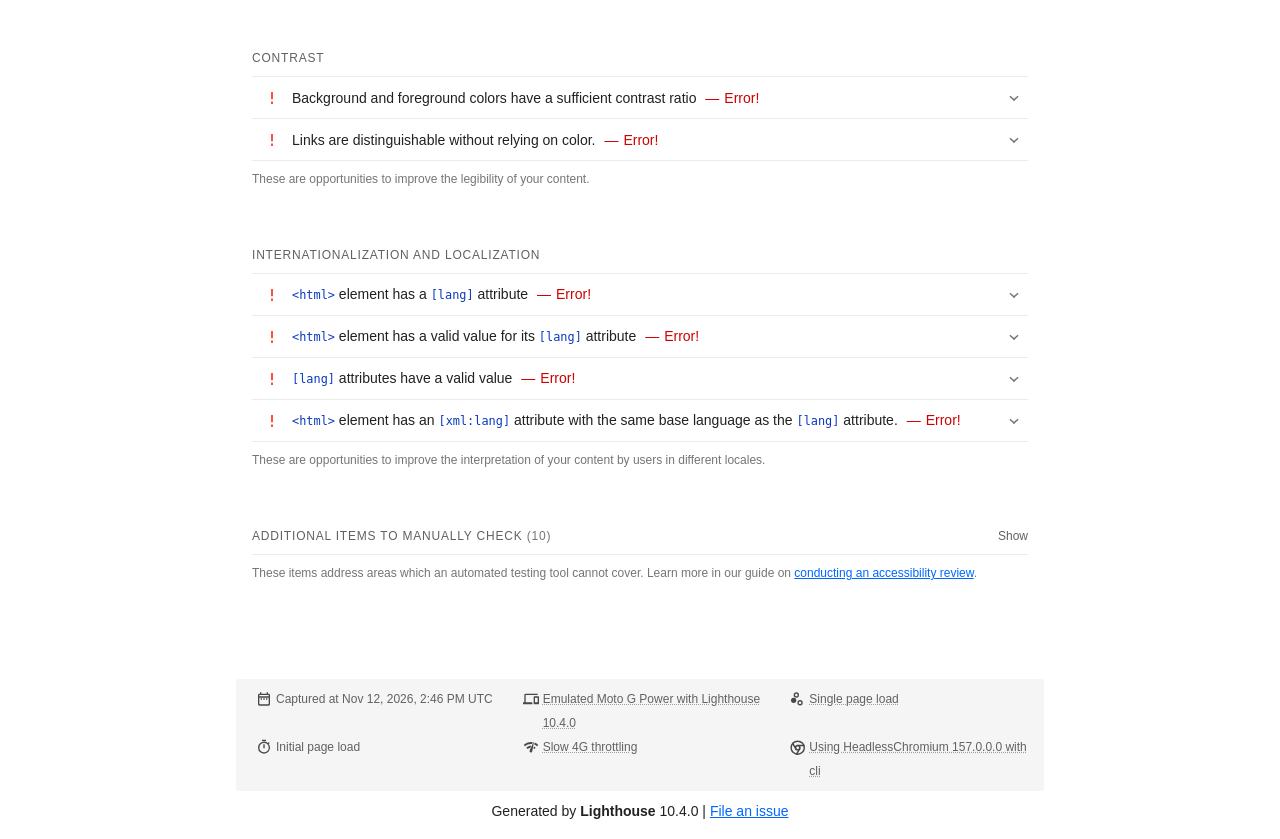
<file: reports/lighthouse-accessibility.report.html>
<!--
@license
Copyright 2018 The Lighthouse Authors. All Rights Reserved.

Licensed under the Apache License, Version 2.0 (the "License");
you may not use this file except in compliance with the License.
You may obtain a copy of the License at

http://www.apache.org/licenses/LICENSE-2.0

Unless required by applicable law or agreed to in writing, software
distributed under the License is distributed on an "AS-IS" BASIS,
WITHOUT WARRANTIES OR CONDITIONS OF ANY KIND, either express or implied.
See the License for the specific language governing permissions and
limitations under the License.
-->
<!doctype html>
<html lang="en">
<head>
  <meta charset="utf-8">
  <meta name="viewport" content="width=device-width, initial-scale=1, minimum-scale=1">
  <link rel="icon" href='data:image/svg+xml;utf8,<svg fill="none" xmlns="http://www.w3.org/2000/svg" viewBox="0 0 48 48"><path d="m14 7 10-7 10 7v10h5v7h-5l5 24H9l5-24H9v-7h5V7Z" fill="%23F63"/><path d="M31.561 24H14l-1.689 8.105L31.561 24ZM18.983 48H9l1.022-4.907L35.723 32.27l1.663 7.98L18.983 48Z" fill="%23FFA385"/><path fill="%23FF3" d="M20.5 10h7v7h-7z"/></svg>'>
  <title>Lighthouse Report</title>
  <style>body {margin: 0}</style>
</head>
<body>
  <noscript>Lighthouse report requires JavaScript. Please enable.</noscript>

  <div id="lh-log"></div>

  <script>window.__LIGHTHOUSE_JSON__ = {"lighthouseVersion":"10.4.0","requestedUrl":"http://127.0.0.1:8080/index.html","mainDocumentUrl":"chrome-error://chromewebdata/","finalDisplayedUrl":"chrome-error://chromewebdata/","finalUrl":"chrome-error://chromewebdata/","fetchTime":"2026-11-12T14:46:02.948Z","gatherMode":"navigation","runtimeError":{"code":"CHROME_INTERSTITIAL_ERROR","message":"Chrome prevented page load with an interstitial. Make sure you are testing the correct URL and that the server is properly responding to all requests."},"runWarnings":["The page may not be loading as expected because your test URL (http://127.0.0.1:8080/index.html) was redirected to chrome-error://chromewebdata/. Try testing the second URL directly.","Chrome prevented page load with an interstitial. Make sure you are testing the correct URL and that the server is properly responding to all requests."],"userAgent":"Mozilla/5.0 (Windows NT 10.0; Win64; x64) AppleWebKit/537.36 (KHTML, like Gecko) HeadlessChrome/157.0.0.0 Safari/537.36","environment":{"networkUserAgent":"","hostUserAgent":"Mozilla/5.0 (Windows NT 10.0; Win64; x64) AppleWebKit/537.36 (KHTML, like Gecko) HeadlessChrome/157.0.0.0 Safari/537.36","benchmarkIndex":2127.5,"credits":{}},"audits":{"accesskeys":{"id":"accesskeys","title":"`[accesskey]` values are unique","description":"Access keys let users quickly focus a part of the page. For proper navigation, each access key must be unique. [Learn more about access keys](https://dequeuniversity.com/rules/axe/4.7/accesskeys).","score":null,"scoreDisplayMode":"error","errorMessage":"Required Accessibility gatherer did not run.","errorStack":"LighthouseError: MISSING_REQUIRED_ARTIFACT\n    at Runner._runAudit (file:///C:/Users/mrdar/AppData/Local/npm-cache/_npx/8a159815bed77dd7/node_modules/lighthouse/core/runner.js:412:17)\n    at Runner._runAudits (file:///C:/Users/mrdar/AppData/Local/npm-cache/_npx/8a159815bed77dd7/node_modules/lighthouse/core/runner.js:370:40)\n    at Runner.audit (file:///C:/Users/mrdar/AppData/Local/npm-cache/_npx/8a159815bed77dd7/node_modules/lighthouse/core/runner.js:62:45)\n    at navigation (file:///C:/Users/mrdar/AppData/Local/npm-cache/_npx/8a159815bed77dd7/node_modules/lighthouse/core/index.js:96:17)\n    at process.processTicksAndRejections (node:internal/process/task_queues:104:5)\n    at async runLighthouse (file:///C:/Users/mrdar/AppData/Local/npm-cache/_npx/8a159815bed77dd7/node_modules/lighthouse/cli/run.js:250:8)\n    at async file:///C:/Users/mrdar/AppData/Local/npm-cache/_npx/8a159815bed77dd7/node_modules/lighthouse/cli/index.js:10:1"},"aria-allowed-attr":{"id":"aria-allowed-attr","title":"`[aria-*]` attributes match their roles","description":"Each ARIA `role` supports a specific subset of `aria-*` attributes. Mismatching these invalidates the `aria-*` attributes. [Learn how to match ARIA attributes to their roles](https://dequeuniversity.com/rules/axe/4.7/aria-allowed-attr).","score":null,"scoreDisplayMode":"error","errorMessage":"Required Accessibility gatherer did not run.","errorStack":"LighthouseError: MISSING_REQUIRED_ARTIFACT\n    at Runner._runAudit (file:///C:/Users/mrdar/AppData/Local/npm-cache/_npx/8a159815bed77dd7/node_modules/lighthouse/core/runner.js:412:17)\n    at Runner._runAudits (file:///C:/Users/mrdar/AppData/Local/npm-cache/_npx/8a159815bed77dd7/node_modules/lighthouse/core/runner.js:370:40)\n    at process.processTicksAndRejections (node:internal/process/task_queues:104:5)\n    at async Runner.audit (file:///C:/Users/mrdar/AppData/Local/npm-cache/_npx/8a159815bed77dd7/node_modules/lighthouse/core/runner.js:62:32)"},"aria-command-name":{"id":"aria-command-name","title":"`button`, `link`, and `menuitem` elements have accessible names","description":"When an element doesn't have an accessible name, screen readers announce it with a generic name, making it unusable for users who rely on screen readers. [Learn how to make command elements more accessible](https://dequeuniversity.com/rules/axe/4.7/aria-command-name).","score":null,"scoreDisplayMode":"error","errorMessage":"Required Accessibility gatherer did not run.","errorStack":"LighthouseError: MISSING_REQUIRED_ARTIFACT\n    at Runner._runAudit (file:///C:/Users/mrdar/AppData/Local/npm-cache/_npx/8a159815bed77dd7/node_modules/lighthouse/core/runner.js:412:17)\n    at Runner._runAudits (file:///C:/Users/mrdar/AppData/Local/npm-cache/_npx/8a159815bed77dd7/node_modules/lighthouse/core/runner.js:370:40)\n    at process.processTicksAndRejections (node:internal/process/task_queues:104:5)\n    at async Runner.audit (file:///C:/Users/mrdar/AppData/Local/npm-cache/_npx/8a159815bed77dd7/node_modules/lighthouse/core/runner.js:62:32)\n    at async runLighthouse (file:///C:/Users/mrdar/AppData/Local/npm-cache/_npx/8a159815bed77dd7/node_modules/lighthouse/cli/run.js:250:8)\n    at async file:///C:/Users/mrdar/AppData/Local/npm-cache/_npx/8a159815bed77dd7/node_modules/lighthouse/cli/index.js:10:1"},"aria-dialog-name":{"id":"aria-dialog-name","title":"Elements with `role=\"dialog\"` or `role=\"alertdialog\"` have accessible names.","description":"ARIA dialog elements without accessible names may prevent screen readers users from discerning the purpose of these elements. [Learn how to make ARIA dialog elements more accessible](https://dequeuniversity.com/rules/axe/4.7/aria-dialog-name).","score":null,"scoreDisplayMode":"error","errorMessage":"Required Accessibility gatherer did not run.","errorStack":"LighthouseError: MISSING_REQUIRED_ARTIFACT\n    at Runner._runAudit (file:///C:/Users/mrdar/AppData/Local/npm-cache/_npx/8a159815bed77dd7/node_modules/lighthouse/core/runner.js:412:17)\n    at Runner._runAudits (file:///C:/Users/mrdar/AppData/Local/npm-cache/_npx/8a159815bed77dd7/node_modules/lighthouse/core/runner.js:370:40)\n    at process.processTicksAndRejections (node:internal/process/task_queues:104:5)\n    at async Runner.audit (file:///C:/Users/mrdar/AppData/Local/npm-cache/_npx/8a159815bed77dd7/node_modules/lighthouse/core/runner.js:62:32)\n    at async runLighthouse (file:///C:/Users/mrdar/AppData/Local/npm-cache/_npx/8a159815bed77dd7/node_modules/lighthouse/cli/run.js:250:8)\n    at async file:///C:/Users/mrdar/AppData/Local/npm-cache/_npx/8a159815bed77dd7/node_modules/lighthouse/cli/index.js:10:1"},"aria-hidden-body":{"id":"aria-hidden-body","title":"`[aria-hidden=\"true\"]` is not present on the document `\u003cbody>`","description":"Assistive technologies, like screen readers, work inconsistently when `aria-hidden=\"true\"` is set on the document `\u003cbody>`. [Learn how `aria-hidden` affects the document body](https://dequeuniversity.com/rules/axe/4.7/aria-hidden-body).","score":null,"scoreDisplayMode":"error","errorMessage":"Required Accessibility gatherer did not run.","errorStack":"LighthouseError: MISSING_REQUIRED_ARTIFACT\n    at Runner._runAudit (file:///C:/Users/mrdar/AppData/Local/npm-cache/_npx/8a159815bed77dd7/node_modules/lighthouse/core/runner.js:412:17)\n    at Runner._runAudits (file:///C:/Users/mrdar/AppData/Local/npm-cache/_npx/8a159815bed77dd7/node_modules/lighthouse/core/runner.js:370:40)\n    at process.processTicksAndRejections (node:internal/process/task_queues:104:5)\n    at async Runner.audit (file:///C:/Users/mrdar/AppData/Local/npm-cache/_npx/8a159815bed77dd7/node_modules/lighthouse/core/runner.js:62:32)\n    at async runLighthouse (file:///C:/Users/mrdar/AppData/Local/npm-cache/_npx/8a159815bed77dd7/node_modules/lighthouse/cli/run.js:250:8)\n    at async file:///C:/Users/mrdar/AppData/Local/npm-cache/_npx/8a159815bed77dd7/node_modules/lighthouse/cli/index.js:10:1"},"aria-hidden-focus":{"id":"aria-hidden-focus","title":"`[aria-hidden=\"true\"]` elements do not contain focusable descendents","description":"Focusable descendents within an `[aria-hidden=\"true\"]` element prevent those interactive elements from being available to users of assistive technologies like screen readers. [Learn how `aria-hidden` affects focusable elements](https://dequeuniversity.com/rules/axe/4.7/aria-hidden-focus).","score":null,"scoreDisplayMode":"error","errorMessage":"Required Accessibility gatherer did not run.","errorStack":"LighthouseError: MISSING_REQUIRED_ARTIFACT\n    at Runner._runAudit (file:///C:/Users/mrdar/AppData/Local/npm-cache/_npx/8a159815bed77dd7/node_modules/lighthouse/core/runner.js:412:17)\n    at Runner._runAudits (file:///C:/Users/mrdar/AppData/Local/npm-cache/_npx/8a159815bed77dd7/node_modules/lighthouse/core/runner.js:370:40)\n    at process.processTicksAndRejections (node:internal/process/task_queues:104:5)\n    at async Runner.audit (file:///C:/Users/mrdar/AppData/Local/npm-cache/_npx/8a159815bed77dd7/node_modules/lighthouse/core/runner.js:62:32)\n    at async runLighthouse (file:///C:/Users/mrdar/AppData/Local/npm-cache/_npx/8a159815bed77dd7/node_modules/lighthouse/cli/run.js:250:8)\n    at async file:///C:/Users/mrdar/AppData/Local/npm-cache/_npx/8a159815bed77dd7/node_modules/lighthouse/cli/index.js:10:1"},"aria-input-field-name":{"id":"aria-input-field-name","title":"ARIA input fields have accessible names","description":"When an input field doesn't have an accessible name, screen readers announce it with a generic name, making it unusable for users who rely on screen readers. [Learn more about input field labels](https://dequeuniversity.com/rules/axe/4.7/aria-input-field-name).","score":null,"scoreDisplayMode":"error","errorMessage":"Required Accessibility gatherer did not run.","errorStack":"LighthouseError: MISSING_REQUIRED_ARTIFACT\n    at Runner._runAudit (file:///C:/Users/mrdar/AppData/Local/npm-cache/_npx/8a159815bed77dd7/node_modules/lighthouse/core/runner.js:412:17)\n    at Runner._runAudits (file:///C:/Users/mrdar/AppData/Local/npm-cache/_npx/8a159815bed77dd7/node_modules/lighthouse/core/runner.js:370:40)\n    at process.processTicksAndRejections (node:internal/process/task_queues:104:5)\n    at async Runner.audit (file:///C:/Users/mrdar/AppData/Local/npm-cache/_npx/8a159815bed77dd7/node_modules/lighthouse/core/runner.js:62:32)\n    at async runLighthouse (file:///C:/Users/mrdar/AppData/Local/npm-cache/_npx/8a159815bed77dd7/node_modules/lighthouse/cli/run.js:250:8)\n    at async file:///C:/Users/mrdar/AppData/Local/npm-cache/_npx/8a159815bed77dd7/node_modules/lighthouse/cli/index.js:10:1"},"aria-meter-name":{"id":"aria-meter-name","title":"ARIA `meter` elements have accessible names","description":"When a meter element doesn't have an accessible name, screen readers announce it with a generic name, making it unusable for users who rely on screen readers. [Learn how to name `meter` elements](https://dequeuniversity.com/rules/axe/4.7/aria-meter-name).","score":null,"scoreDisplayMode":"error","errorMessage":"Required Accessibility gatherer did not run.","errorStack":"LighthouseError: MISSING_REQUIRED_ARTIFACT\n    at Runner._runAudit (file:///C:/Users/mrdar/AppData/Local/npm-cache/_npx/8a159815bed77dd7/node_modules/lighthouse/core/runner.js:412:17)\n    at Runner._runAudits (file:///C:/Users/mrdar/AppData/Local/npm-cache/_npx/8a159815bed77dd7/node_modules/lighthouse/core/runner.js:370:40)\n    at process.processTicksAndRejections (node:internal/process/task_queues:104:5)\n    at async Runner.audit (file:///C:/Users/mrdar/AppData/Local/npm-cache/_npx/8a159815bed77dd7/node_modules/lighthouse/core/runner.js:62:32)\n    at async runLighthouse (file:///C:/Users/mrdar/AppData/Local/npm-cache/_npx/8a159815bed77dd7/node_modules/lighthouse/cli/run.js:250:8)\n    at async file:///C:/Users/mrdar/AppData/Local/npm-cache/_npx/8a159815bed77dd7/node_modules/lighthouse/cli/index.js:10:1"},"aria-progressbar-name":{"id":"aria-progressbar-name","title":"ARIA `progressbar` elements have accessible names","description":"When a `progressbar` element doesn't have an accessible name, screen readers announce it with a generic name, making it unusable for users who rely on screen readers. [Learn how to label `progressbar` elements](https://dequeuniversity.com/rules/axe/4.7/aria-progressbar-name).","score":null,"scoreDisplayMode":"error","errorMessage":"Required Accessibility gatherer did not run.","errorStack":"LighthouseError: MISSING_REQUIRED_ARTIFACT\n    at Runner._runAudit (file:///C:/Users/mrdar/AppData/Local/npm-cache/_npx/8a159815bed77dd7/node_modules/lighthouse/core/runner.js:412:17)\n    at Runner._runAudits (file:///C:/Users/mrdar/AppData/Local/npm-cache/_npx/8a159815bed77dd7/node_modules/lighthouse/core/runner.js:370:40)\n    at process.processTicksAndRejections (node:internal/process/task_queues:104:5)\n    at async Runner.audit (file:///C:/Users/mrdar/AppData/Local/npm-cache/_npx/8a159815bed77dd7/node_modules/lighthouse/core/runner.js:62:32)\n    at async runLighthouse (file:///C:/Users/mrdar/AppData/Local/npm-cache/_npx/8a159815bed77dd7/node_modules/lighthouse/cli/run.js:250:8)\n    at async file:///C:/Users/mrdar/AppData/Local/npm-cache/_npx/8a159815bed77dd7/node_modules/lighthouse/cli/index.js:10:1"},"aria-required-attr":{"id":"aria-required-attr","title":"`[role]`s have all required `[aria-*]` attributes","description":"Some ARIA roles have required attributes that describe the state of the element to screen readers. [Learn more about roles and required attributes](https://dequeuniversity.com/rules/axe/4.7/aria-required-attr).","score":null,"scoreDisplayMode":"error","errorMessage":"Required Accessibility gatherer did not run.","errorStack":"LighthouseError: MISSING_REQUIRED_ARTIFACT\n    at Runner._runAudit (file:///C:/Users/mrdar/AppData/Local/npm-cache/_npx/8a159815bed77dd7/node_modules/lighthouse/core/runner.js:412:17)\n    at Runner._runAudits (file:///C:/Users/mrdar/AppData/Local/npm-cache/_npx/8a159815bed77dd7/node_modules/lighthouse/core/runner.js:370:40)\n    at process.processTicksAndRejections (node:internal/process/task_queues:104:5)\n    at async Runner.audit (file:///C:/Users/mrdar/AppData/Local/npm-cache/_npx/8a159815bed77dd7/node_modules/lighthouse/core/runner.js:62:32)\n    at async runLighthouse (file:///C:/Users/mrdar/AppData/Local/npm-cache/_npx/8a159815bed77dd7/node_modules/lighthouse/cli/run.js:250:8)\n    at async file:///C:/Users/mrdar/AppData/Local/npm-cache/_npx/8a159815bed77dd7/node_modules/lighthouse/cli/index.js:10:1"},"aria-required-children":{"id":"aria-required-children","title":"Elements with an ARIA `[role]` that require children to contain a specific `[role]` have all required children.","description":"Some ARIA parent roles must contain specific child roles to perform their intended accessibility functions. [Learn more about roles and required children elements](https://dequeuniversity.com/rules/axe/4.7/aria-required-children).","score":null,"scoreDisplayMode":"error","errorMessage":"Required Accessibility gatherer did not run.","errorStack":"LighthouseError: MISSING_REQUIRED_ARTIFACT\n    at Runner._runAudit (file:///C:/Users/mrdar/AppData/Local/npm-cache/_npx/8a159815bed77dd7/node_modules/lighthouse/core/runner.js:412:17)\n    at Runner._runAudits (file:///C:/Users/mrdar/AppData/Local/npm-cache/_npx/8a159815bed77dd7/node_modules/lighthouse/core/runner.js:370:40)\n    at process.processTicksAndRejections (node:internal/process/task_queues:104:5)\n    at async Runner.audit (file:///C:/Users/mrdar/AppData/Local/npm-cache/_npx/8a159815bed77dd7/node_modules/lighthouse/core/runner.js:62:32)\n    at async runLighthouse (file:///C:/Users/mrdar/AppData/Local/npm-cache/_npx/8a159815bed77dd7/node_modules/lighthouse/cli/run.js:250:8)\n    at async file:///C:/Users/mrdar/AppData/Local/npm-cache/_npx/8a159815bed77dd7/node_modules/lighthouse/cli/index.js:10:1"},"aria-required-parent":{"id":"aria-required-parent","title":"`[role]`s are contained by their required parent element","description":"Some ARIA child roles must be contained by specific parent roles to properly perform their intended accessibility functions. [Learn more about ARIA roles and required parent element](https://dequeuniversity.com/rules/axe/4.7/aria-required-parent).","score":null,"scoreDisplayMode":"error","errorMessage":"Required Accessibility gatherer did not run.","errorStack":"LighthouseError: MISSING_REQUIRED_ARTIFACT\n    at Runner._runAudit (file:///C:/Users/mrdar/AppData/Local/npm-cache/_npx/8a159815bed77dd7/node_modules/lighthouse/core/runner.js:412:17)\n    at Runner._runAudits (file:///C:/Users/mrdar/AppData/Local/npm-cache/_npx/8a159815bed77dd7/node_modules/lighthouse/core/runner.js:370:40)\n    at process.processTicksAndRejections (node:internal/process/task_queues:104:5)\n    at async Runner.audit (file:///C:/Users/mrdar/AppData/Local/npm-cache/_npx/8a159815bed77dd7/node_modules/lighthouse/core/runner.js:62:32)\n    at async runLighthouse (file:///C:/Users/mrdar/AppData/Local/npm-cache/_npx/8a159815bed77dd7/node_modules/lighthouse/cli/run.js:250:8)\n    at async file:///C:/Users/mrdar/AppData/Local/npm-cache/_npx/8a159815bed77dd7/node_modules/lighthouse/cli/index.js:10:1"},"aria-roles":{"id":"aria-roles","title":"`[role]` values are valid","description":"ARIA roles must have valid values in order to perform their intended accessibility functions. [Learn more about valid ARIA roles](https://dequeuniversity.com/rules/axe/4.7/aria-roles).","score":null,"scoreDisplayMode":"error","errorMessage":"Required Accessibility gatherer did not run.","errorStack":"LighthouseError: MISSING_REQUIRED_ARTIFACT\n    at Runner._runAudit (file:///C:/Users/mrdar/AppData/Local/npm-cache/_npx/8a159815bed77dd7/node_modules/lighthouse/core/runner.js:412:17)\n    at Runner._runAudits (file:///C:/Users/mrdar/AppData/Local/npm-cache/_npx/8a159815bed77dd7/node_modules/lighthouse/core/runner.js:370:40)\n    at process.processTicksAndRejections (node:internal/process/task_queues:104:5)\n    at async Runner.audit (file:///C:/Users/mrdar/AppData/Local/npm-cache/_npx/8a159815bed77dd7/node_modules/lighthouse/core/runner.js:62:32)\n    at async runLighthouse (file:///C:/Users/mrdar/AppData/Local/npm-cache/_npx/8a159815bed77dd7/node_modules/lighthouse/cli/run.js:250:8)\n    at async file:///C:/Users/mrdar/AppData/Local/npm-cache/_npx/8a159815bed77dd7/node_modules/lighthouse/cli/index.js:10:1"},"aria-text":{"id":"aria-text","title":"Elements with the `role=text` attribute do not have focusable descendents.","description":"Adding `role=text` around a text node split by markup enables VoiceOver to treat it as one phrase, but the element's focusable descendents will not be announced. [Learn more about the `role=text` attribute](https://dequeuniversity.com/rules/axe/4.7/aria-text).","score":null,"scoreDisplayMode":"error","errorMessage":"Required Accessibility gatherer did not run.","errorStack":"LighthouseError: MISSING_REQUIRED_ARTIFACT\n    at Runner._runAudit (file:///C:/Users/mrdar/AppData/Local/npm-cache/_npx/8a159815bed77dd7/node_modules/lighthouse/core/runner.js:412:17)\n    at Runner._runAudits (file:///C:/Users/mrdar/AppData/Local/npm-cache/_npx/8a159815bed77dd7/node_modules/lighthouse/core/runner.js:370:40)\n    at process.processTicksAndRejections (node:internal/process/task_queues:104:5)\n    at async Runner.audit (file:///C:/Users/mrdar/AppData/Local/npm-cache/_npx/8a159815bed77dd7/node_modules/lighthouse/core/runner.js:62:32)\n    at async runLighthouse (file:///C:/Users/mrdar/AppData/Local/npm-cache/_npx/8a159815bed77dd7/node_modules/lighthouse/cli/run.js:250:8)\n    at async file:///C:/Users/mrdar/AppData/Local/npm-cache/_npx/8a159815bed77dd7/node_modules/lighthouse/cli/index.js:10:1"},"aria-toggle-field-name":{"id":"aria-toggle-field-name","title":"ARIA toggle fields have accessible names","description":"When a toggle field doesn't have an accessible name, screen readers announce it with a generic name, making it unusable for users who rely on screen readers. [Learn more about toggle fields](https://dequeuniversity.com/rules/axe/4.7/aria-toggle-field-name).","score":null,"scoreDisplayMode":"error","errorMessage":"Required Accessibility gatherer did not run.","errorStack":"LighthouseError: MISSING_REQUIRED_ARTIFACT\n    at Runner._runAudit (file:///C:/Users/mrdar/AppData/Local/npm-cache/_npx/8a159815bed77dd7/node_modules/lighthouse/core/runner.js:412:17)\n    at Runner._runAudits (file:///C:/Users/mrdar/AppData/Local/npm-cache/_npx/8a159815bed77dd7/node_modules/lighthouse/core/runner.js:370:40)\n    at process.processTicksAndRejections (node:internal/process/task_queues:104:5)\n    at async Runner.audit (file:///C:/Users/mrdar/AppData/Local/npm-cache/_npx/8a159815bed77dd7/node_modules/lighthouse/core/runner.js:62:32)\n    at async runLighthouse (file:///C:/Users/mrdar/AppData/Local/npm-cache/_npx/8a159815bed77dd7/node_modules/lighthouse/cli/run.js:250:8)\n    at async file:///C:/Users/mrdar/AppData/Local/npm-cache/_npx/8a159815bed77dd7/node_modules/lighthouse/cli/index.js:10:1"},"aria-tooltip-name":{"id":"aria-tooltip-name","title":"ARIA `tooltip` elements have accessible names","description":"When a tooltip element doesn't have an accessible name, screen readers announce it with a generic name, making it unusable for users who rely on screen readers. [Learn how to name `tooltip` elements](https://dequeuniversity.com/rules/axe/4.7/aria-tooltip-name).","score":null,"scoreDisplayMode":"error","errorMessage":"Required Accessibility gatherer did not run.","errorStack":"LighthouseError: MISSING_REQUIRED_ARTIFACT\n    at Runner._runAudit (file:///C:/Users/mrdar/AppData/Local/npm-cache/_npx/8a159815bed77dd7/node_modules/lighthouse/core/runner.js:412:17)\n    at Runner._runAudits (file:///C:/Users/mrdar/AppData/Local/npm-cache/_npx/8a159815bed77dd7/node_modules/lighthouse/core/runner.js:370:40)\n    at process.processTicksAndRejections (node:internal/process/task_queues:104:5)\n    at async Runner.audit (file:///C:/Users/mrdar/AppData/Local/npm-cache/_npx/8a159815bed77dd7/node_modules/lighthouse/core/runner.js:62:32)\n    at async runLighthouse (file:///C:/Users/mrdar/AppData/Local/npm-cache/_npx/8a159815bed77dd7/node_modules/lighthouse/cli/run.js:250:8)\n    at async file:///C:/Users/mrdar/AppData/Local/npm-cache/_npx/8a159815bed77dd7/node_modules/lighthouse/cli/index.js:10:1"},"aria-treeitem-name":{"id":"aria-treeitem-name","title":"ARIA `treeitem` elements have accessible names","description":"When a `treeitem` element doesn't have an accessible name, screen readers announce it with a generic name, making it unusable for users who rely on screen readers. [Learn more about labeling `treeitem` elements](https://dequeuniversity.com/rules/axe/4.7/aria-treeitem-name).","score":null,"scoreDisplayMode":"error","errorMessage":"Required Accessibility gatherer did not run.","errorStack":"LighthouseError: MISSING_REQUIRED_ARTIFACT\n    at Runner._runAudit (file:///C:/Users/mrdar/AppData/Local/npm-cache/_npx/8a159815bed77dd7/node_modules/lighthouse/core/runner.js:412:17)\n    at Runner._runAudits (file:///C:/Users/mrdar/AppData/Local/npm-cache/_npx/8a159815bed77dd7/node_modules/lighthouse/core/runner.js:370:40)\n    at process.processTicksAndRejections (node:internal/process/task_queues:104:5)\n    at async Runner.audit (file:///C:/Users/mrdar/AppData/Local/npm-cache/_npx/8a159815bed77dd7/node_modules/lighthouse/core/runner.js:62:32)\n    at async runLighthouse (file:///C:/Users/mrdar/AppData/Local/npm-cache/_npx/8a159815bed77dd7/node_modules/lighthouse/cli/run.js:250:8)\n    at async file:///C:/Users/mrdar/AppData/Local/npm-cache/_npx/8a159815bed77dd7/node_modules/lighthouse/cli/index.js:10:1"},"aria-valid-attr-value":{"id":"aria-valid-attr-value","title":"`[aria-*]` attributes have valid values","description":"Assistive technologies, like screen readers, can't interpret ARIA attributes with invalid values. [Learn more about valid values for ARIA attributes](https://dequeuniversity.com/rules/axe/4.7/aria-valid-attr-value).","score":null,"scoreDisplayMode":"error","errorMessage":"Required Accessibility gatherer did not run.","errorStack":"LighthouseError: MISSING_REQUIRED_ARTIFACT\n    at Runner._runAudit (file:///C:/Users/mrdar/AppData/Local/npm-cache/_npx/8a159815bed77dd7/node_modules/lighthouse/core/runner.js:412:17)\n    at Runner._runAudits (file:///C:/Users/mrdar/AppData/Local/npm-cache/_npx/8a159815bed77dd7/node_modules/lighthouse/core/runner.js:370:40)\n    at process.processTicksAndRejections (node:internal/process/task_queues:104:5)\n    at async Runner.audit (file:///C:/Users/mrdar/AppData/Local/npm-cache/_npx/8a159815bed77dd7/node_modules/lighthouse/core/runner.js:62:32)\n    at async runLighthouse (file:///C:/Users/mrdar/AppData/Local/npm-cache/_npx/8a159815bed77dd7/node_modules/lighthouse/cli/run.js:250:8)\n    at async file:///C:/Users/mrdar/AppData/Local/npm-cache/_npx/8a159815bed77dd7/node_modules/lighthouse/cli/index.js:10:1"},"aria-valid-attr":{"id":"aria-valid-attr","title":"`[aria-*]` attributes are valid and not misspelled","description":"Assistive technologies, like screen readers, can't interpret ARIA attributes with invalid names. [Learn more about valid ARIA attributes](https://dequeuniversity.com/rules/axe/4.7/aria-valid-attr).","score":null,"scoreDisplayMode":"error","errorMessage":"Required Accessibility gatherer did not run.","errorStack":"LighthouseError: MISSING_REQUIRED_ARTIFACT\n    at Runner._runAudit (file:///C:/Users/mrdar/AppData/Local/npm-cache/_npx/8a159815bed77dd7/node_modules/lighthouse/core/runner.js:412:17)\n    at Runner._runAudits (file:///C:/Users/mrdar/AppData/Local/npm-cache/_npx/8a159815bed77dd7/node_modules/lighthouse/core/runner.js:370:40)\n    at process.processTicksAndRejections (node:internal/process/task_queues:104:5)\n    at async Runner.audit (file:///C:/Users/mrdar/AppData/Local/npm-cache/_npx/8a159815bed77dd7/node_modules/lighthouse/core/runner.js:62:32)\n    at async runLighthouse (file:///C:/Users/mrdar/AppData/Local/npm-cache/_npx/8a159815bed77dd7/node_modules/lighthouse/cli/run.js:250:8)\n    at async file:///C:/Users/mrdar/AppData/Local/npm-cache/_npx/8a159815bed77dd7/node_modules/lighthouse/cli/index.js:10:1"},"button-name":{"id":"button-name","title":"Buttons have an accessible name","description":"When a button doesn't have an accessible name, screen readers announce it as \"button\", making it unusable for users who rely on screen readers. [Learn how to make buttons more accessible](https://dequeuniversity.com/rules/axe/4.7/button-name).","score":null,"scoreDisplayMode":"error","errorMessage":"Required Accessibility gatherer did not run.","errorStack":"LighthouseError: MISSING_REQUIRED_ARTIFACT\n    at Runner._runAudit (file:///C:/Users/mrdar/AppData/Local/npm-cache/_npx/8a159815bed77dd7/node_modules/lighthouse/core/runner.js:412:17)\n    at Runner._runAudits (file:///C:/Users/mrdar/AppData/Local/npm-cache/_npx/8a159815bed77dd7/node_modules/lighthouse/core/runner.js:370:40)\n    at process.processTicksAndRejections (node:internal/process/task_queues:104:5)\n    at async Runner.audit (file:///C:/Users/mrdar/AppData/Local/npm-cache/_npx/8a159815bed77dd7/node_modules/lighthouse/core/runner.js:62:32)\n    at async runLighthouse (file:///C:/Users/mrdar/AppData/Local/npm-cache/_npx/8a159815bed77dd7/node_modules/lighthouse/cli/run.js:250:8)\n    at async file:///C:/Users/mrdar/AppData/Local/npm-cache/_npx/8a159815bed77dd7/node_modules/lighthouse/cli/index.js:10:1"},"bypass":{"id":"bypass","title":"The page contains a heading, skip link, or landmark region","description":"Adding ways to bypass repetitive content lets keyboard users navigate the page more efficiently. [Learn more about bypass blocks](https://dequeuniversity.com/rules/axe/4.7/bypass).","score":null,"scoreDisplayMode":"error","errorMessage":"Required Accessibility gatherer did not run.","errorStack":"LighthouseError: MISSING_REQUIRED_ARTIFACT\n    at Runner._runAudit (file:///C:/Users/mrdar/AppData/Local/npm-cache/_npx/8a159815bed77dd7/node_modules/lighthouse/core/runner.js:412:17)\n    at Runner._runAudits (file:///C:/Users/mrdar/AppData/Local/npm-cache/_npx/8a159815bed77dd7/node_modules/lighthouse/core/runner.js:370:40)\n    at process.processTicksAndRejections (node:internal/process/task_queues:104:5)\n    at async Runner.audit (file:///C:/Users/mrdar/AppData/Local/npm-cache/_npx/8a159815bed77dd7/node_modules/lighthouse/core/runner.js:62:32)\n    at async runLighthouse (file:///C:/Users/mrdar/AppData/Local/npm-cache/_npx/8a159815bed77dd7/node_modules/lighthouse/cli/run.js:250:8)\n    at async file:///C:/Users/mrdar/AppData/Local/npm-cache/_npx/8a159815bed77dd7/node_modules/lighthouse/cli/index.js:10:1"},"color-contrast":{"id":"color-contrast","title":"Background and foreground colors have a sufficient contrast ratio","description":"Low-contrast text is difficult or impossible for many users to read. [Learn how to provide sufficient color contrast](https://dequeuniversity.com/rules/axe/4.7/color-contrast).","score":null,"scoreDisplayMode":"error","errorMessage":"Required Accessibility gatherer did not run.","errorStack":"LighthouseError: MISSING_REQUIRED_ARTIFACT\n    at Runner._runAudit (file:///C:/Users/mrdar/AppData/Local/npm-cache/_npx/8a159815bed77dd7/node_modules/lighthouse/core/runner.js:412:17)\n    at Runner._runAudits (file:///C:/Users/mrdar/AppData/Local/npm-cache/_npx/8a159815bed77dd7/node_modules/lighthouse/core/runner.js:370:40)\n    at process.processTicksAndRejections (node:internal/process/task_queues:104:5)\n    at async Runner.audit (file:///C:/Users/mrdar/AppData/Local/npm-cache/_npx/8a159815bed77dd7/node_modules/lighthouse/core/runner.js:62:32)\n    at async runLighthouse (file:///C:/Users/mrdar/AppData/Local/npm-cache/_npx/8a159815bed77dd7/node_modules/lighthouse/cli/run.js:250:8)\n    at async file:///C:/Users/mrdar/AppData/Local/npm-cache/_npx/8a159815bed77dd7/node_modules/lighthouse/cli/index.js:10:1"},"definition-list":{"id":"definition-list","title":"`\u003cdl>`'s contain only properly-ordered `\u003cdt>` and `\u003cdd>` groups, `\u003cscript>`, `\u003ctemplate>` or `\u003cdiv>` elements.","description":"When definition lists are not properly marked up, screen readers may produce confusing or inaccurate output. [Learn how to structure definition lists correctly](https://dequeuniversity.com/rules/axe/4.7/definition-list).","score":null,"scoreDisplayMode":"error","errorMessage":"Required Accessibility gatherer did not run.","errorStack":"LighthouseError: MISSING_REQUIRED_ARTIFACT\n    at Runner._runAudit (file:///C:/Users/mrdar/AppData/Local/npm-cache/_npx/8a159815bed77dd7/node_modules/lighthouse/core/runner.js:412:17)\n    at Runner._runAudits (file:///C:/Users/mrdar/AppData/Local/npm-cache/_npx/8a159815bed77dd7/node_modules/lighthouse/core/runner.js:370:40)\n    at process.processTicksAndRejections (node:internal/process/task_queues:104:5)\n    at async Runner.audit (file:///C:/Users/mrdar/AppData/Local/npm-cache/_npx/8a159815bed77dd7/node_modules/lighthouse/core/runner.js:62:32)\n    at async runLighthouse (file:///C:/Users/mrdar/AppData/Local/npm-cache/_npx/8a159815bed77dd7/node_modules/lighthouse/cli/run.js:250:8)\n    at async file:///C:/Users/mrdar/AppData/Local/npm-cache/_npx/8a159815bed77dd7/node_modules/lighthouse/cli/index.js:10:1"},"dlitem":{"id":"dlitem","title":"Definition list items are wrapped in `\u003cdl>` elements","description":"Definition list items (`\u003cdt>` and `\u003cdd>`) must be wrapped in a parent `\u003cdl>` element to ensure that screen readers can properly announce them. [Learn how to structure definition lists correctly](https://dequeuniversity.com/rules/axe/4.7/dlitem).","score":null,"scoreDisplayMode":"error","errorMessage":"Required Accessibility gatherer did not run.","errorStack":"LighthouseError: MISSING_REQUIRED_ARTIFACT\n    at Runner._runAudit (file:///C:/Users/mrdar/AppData/Local/npm-cache/_npx/8a159815bed77dd7/node_modules/lighthouse/core/runner.js:412:17)\n    at Runner._runAudits (file:///C:/Users/mrdar/AppData/Local/npm-cache/_npx/8a159815bed77dd7/node_modules/lighthouse/core/runner.js:370:40)\n    at process.processTicksAndRejections (node:internal/process/task_queues:104:5)\n    at async Runner.audit (file:///C:/Users/mrdar/AppData/Local/npm-cache/_npx/8a159815bed77dd7/node_modules/lighthouse/core/runner.js:62:32)\n    at async runLighthouse (file:///C:/Users/mrdar/AppData/Local/npm-cache/_npx/8a159815bed77dd7/node_modules/lighthouse/cli/run.js:250:8)\n    at async file:///C:/Users/mrdar/AppData/Local/npm-cache/_npx/8a159815bed77dd7/node_modules/lighthouse/cli/index.js:10:1"},"document-title":{"id":"document-title","title":"Document has a `\u003ctitle>` element","description":"The title gives screen reader users an overview of the page, and search engine users rely on it heavily to determine if a page is relevant to their search. [Learn more about document titles](https://dequeuniversity.com/rules/axe/4.7/document-title).","score":null,"scoreDisplayMode":"error","errorMessage":"Required Accessibility gatherer did not run.","errorStack":"LighthouseError: MISSING_REQUIRED_ARTIFACT\n    at Runner._runAudit (file:///C:/Users/mrdar/AppData/Local/npm-cache/_npx/8a159815bed77dd7/node_modules/lighthouse/core/runner.js:412:17)\n    at Runner._runAudits (file:///C:/Users/mrdar/AppData/Local/npm-cache/_npx/8a159815bed77dd7/node_modules/lighthouse/core/runner.js:370:40)\n    at process.processTicksAndRejections (node:internal/process/task_queues:104:5)\n    at async Runner.audit (file:///C:/Users/mrdar/AppData/Local/npm-cache/_npx/8a159815bed77dd7/node_modules/lighthouse/core/runner.js:62:32)\n    at async runLighthouse (file:///C:/Users/mrdar/AppData/Local/npm-cache/_npx/8a159815bed77dd7/node_modules/lighthouse/cli/run.js:250:8)\n    at async file:///C:/Users/mrdar/AppData/Local/npm-cache/_npx/8a159815bed77dd7/node_modules/lighthouse/cli/index.js:10:1"},"duplicate-id-active":{"id":"duplicate-id-active","title":"`[id]` attributes on active, focusable elements are unique","description":"All focusable elements must have a unique `id` to ensure that they're visible to assistive technologies. [Learn how to fix duplicate `id`s](https://dequeuniversity.com/rules/axe/4.7/duplicate-id-active).","score":null,"scoreDisplayMode":"error","errorMessage":"Required Accessibility gatherer did not run.","errorStack":"LighthouseError: MISSING_REQUIRED_ARTIFACT\n    at Runner._runAudit (file:///C:/Users/mrdar/AppData/Local/npm-cache/_npx/8a159815bed77dd7/node_modules/lighthouse/core/runner.js:412:17)\n    at Runner._runAudits (file:///C:/Users/mrdar/AppData/Local/npm-cache/_npx/8a159815bed77dd7/node_modules/lighthouse/core/runner.js:370:40)\n    at process.processTicksAndRejections (node:internal/process/task_queues:104:5)\n    at async Runner.audit (file:///C:/Users/mrdar/AppData/Local/npm-cache/_npx/8a159815bed77dd7/node_modules/lighthouse/core/runner.js:62:32)\n    at async runLighthouse (file:///C:/Users/mrdar/AppData/Local/npm-cache/_npx/8a159815bed77dd7/node_modules/lighthouse/cli/run.js:250:8)\n    at async file:///C:/Users/mrdar/AppData/Local/npm-cache/_npx/8a159815bed77dd7/node_modules/lighthouse/cli/index.js:10:1"},"duplicate-id-aria":{"id":"duplicate-id-aria","title":"ARIA IDs are unique","description":"The value of an ARIA ID must be unique to prevent other instances from being overlooked by assistive technologies. [Learn how to fix duplicate ARIA IDs](https://dequeuniversity.com/rules/axe/4.7/duplicate-id-aria).","score":null,"scoreDisplayMode":"error","errorMessage":"Required Accessibility gatherer did not run.","errorStack":"LighthouseError: MISSING_REQUIRED_ARTIFACT\n    at Runner._runAudit (file:///C:/Users/mrdar/AppData/Local/npm-cache/_npx/8a159815bed77dd7/node_modules/lighthouse/core/runner.js:412:17)\n    at Runner._runAudits (file:///C:/Users/mrdar/AppData/Local/npm-cache/_npx/8a159815bed77dd7/node_modules/lighthouse/core/runner.js:370:40)\n    at process.processTicksAndRejections (node:internal/process/task_queues:104:5)\n    at async Runner.audit (file:///C:/Users/mrdar/AppData/Local/npm-cache/_npx/8a159815bed77dd7/node_modules/lighthouse/core/runner.js:62:32)\n    at async runLighthouse (file:///C:/Users/mrdar/AppData/Local/npm-cache/_npx/8a159815bed77dd7/node_modules/lighthouse/cli/run.js:250:8)\n    at async file:///C:/Users/mrdar/AppData/Local/npm-cache/_npx/8a159815bed77dd7/node_modules/lighthouse/cli/index.js:10:1"},"empty-heading":{"id":"empty-heading","title":"All heading elements contain content.","description":"A heading with no content or inaccessible text prevent screen reader users from accessing information on the page's structure. [Learn more about headings](https://dequeuniversity.com/rules/axe/4.7/empty-heading).","score":null,"scoreDisplayMode":"error","errorMessage":"Required Accessibility gatherer did not run.","errorStack":"LighthouseError: MISSING_REQUIRED_ARTIFACT\n    at Runner._runAudit (file:///C:/Users/mrdar/AppData/Local/npm-cache/_npx/8a159815bed77dd7/node_modules/lighthouse/core/runner.js:412:17)\n    at Runner._runAudits (file:///C:/Users/mrdar/AppData/Local/npm-cache/_npx/8a159815bed77dd7/node_modules/lighthouse/core/runner.js:370:40)\n    at process.processTicksAndRejections (node:internal/process/task_queues:104:5)\n    at async Runner.audit (file:///C:/Users/mrdar/AppData/Local/npm-cache/_npx/8a159815bed77dd7/node_modules/lighthouse/core/runner.js:62:32)\n    at async runLighthouse (file:///C:/Users/mrdar/AppData/Local/npm-cache/_npx/8a159815bed77dd7/node_modules/lighthouse/cli/run.js:250:8)\n    at async file:///C:/Users/mrdar/AppData/Local/npm-cache/_npx/8a159815bed77dd7/node_modules/lighthouse/cli/index.js:10:1"},"form-field-multiple-labels":{"id":"form-field-multiple-labels","title":"No form fields have multiple labels","description":"Form fields with multiple labels can be confusingly announced by assistive technologies like screen readers which use either the first, the last, or all of the labels. [Learn how to use form labels](https://dequeuniversity.com/rules/axe/4.7/form-field-multiple-labels).","score":null,"scoreDisplayMode":"error","errorMessage":"Required Accessibility gatherer did not run.","errorStack":"LighthouseError: MISSING_REQUIRED_ARTIFACT\n    at Runner._runAudit (file:///C:/Users/mrdar/AppData/Local/npm-cache/_npx/8a159815bed77dd7/node_modules/lighthouse/core/runner.js:412:17)\n    at Runner._runAudits (file:///C:/Users/mrdar/AppData/Local/npm-cache/_npx/8a159815bed77dd7/node_modules/lighthouse/core/runner.js:370:40)\n    at process.processTicksAndRejections (node:internal/process/task_queues:104:5)\n    at async Runner.audit (file:///C:/Users/mrdar/AppData/Local/npm-cache/_npx/8a159815bed77dd7/node_modules/lighthouse/core/runner.js:62:32)\n    at async runLighthouse (file:///C:/Users/mrdar/AppData/Local/npm-cache/_npx/8a159815bed77dd7/node_modules/lighthouse/cli/run.js:250:8)\n    at async file:///C:/Users/mrdar/AppData/Local/npm-cache/_npx/8a159815bed77dd7/node_modules/lighthouse/cli/index.js:10:1"},"frame-title":{"id":"frame-title","title":"`\u003cframe>` or `\u003ciframe>` elements have a title","description":"Screen reader users rely on frame titles to describe the contents of frames. [Learn more about frame titles](https://dequeuniversity.com/rules/axe/4.7/frame-title).","score":null,"scoreDisplayMode":"error","errorMessage":"Required Accessibility gatherer did not run.","errorStack":"LighthouseError: MISSING_REQUIRED_ARTIFACT\n    at Runner._runAudit (file:///C:/Users/mrdar/AppData/Local/npm-cache/_npx/8a159815bed77dd7/node_modules/lighthouse/core/runner.js:412:17)\n    at Runner._runAudits (file:///C:/Users/mrdar/AppData/Local/npm-cache/_npx/8a159815bed77dd7/node_modules/lighthouse/core/runner.js:370:40)\n    at process.processTicksAndRejections (node:internal/process/task_queues:104:5)\n    at async Runner.audit (file:///C:/Users/mrdar/AppData/Local/npm-cache/_npx/8a159815bed77dd7/node_modules/lighthouse/core/runner.js:62:32)\n    at async runLighthouse (file:///C:/Users/mrdar/AppData/Local/npm-cache/_npx/8a159815bed77dd7/node_modules/lighthouse/cli/run.js:250:8)\n    at async file:///C:/Users/mrdar/AppData/Local/npm-cache/_npx/8a159815bed77dd7/node_modules/lighthouse/cli/index.js:10:1"},"heading-order":{"id":"heading-order","title":"Heading elements appear in a sequentially-descending order","description":"Properly ordered headings that do not skip levels convey the semantic structure of the page, making it easier to navigate and understand when using assistive technologies. [Learn more about heading order](https://dequeuniversity.com/rules/axe/4.7/heading-order).","score":null,"scoreDisplayMode":"error","errorMessage":"Required Accessibility gatherer did not run.","errorStack":"LighthouseError: MISSING_REQUIRED_ARTIFACT\n    at Runner._runAudit (file:///C:/Users/mrdar/AppData/Local/npm-cache/_npx/8a159815bed77dd7/node_modules/lighthouse/core/runner.js:412:17)\n    at Runner._runAudits (file:///C:/Users/mrdar/AppData/Local/npm-cache/_npx/8a159815bed77dd7/node_modules/lighthouse/core/runner.js:370:40)\n    at process.processTicksAndRejections (node:internal/process/task_queues:104:5)\n    at async Runner.audit (file:///C:/Users/mrdar/AppData/Local/npm-cache/_npx/8a159815bed77dd7/node_modules/lighthouse/core/runner.js:62:32)\n    at async runLighthouse (file:///C:/Users/mrdar/AppData/Local/npm-cache/_npx/8a159815bed77dd7/node_modules/lighthouse/cli/run.js:250:8)\n    at async file:///C:/Users/mrdar/AppData/Local/npm-cache/_npx/8a159815bed77dd7/node_modules/lighthouse/cli/index.js:10:1"},"html-has-lang":{"id":"html-has-lang","title":"`\u003chtml>` element has a `[lang]` attribute","description":"If a page doesn't specify a `lang` attribute, a screen reader assumes that the page is in the default language that the user chose when setting up the screen reader. If the page isn't actually in the default language, then the screen reader might not announce the page's text correctly. [Learn more about the `lang` attribute](https://dequeuniversity.com/rules/axe/4.7/html-has-lang).","score":null,"scoreDisplayMode":"error","errorMessage":"Required Accessibility gatherer did not run.","errorStack":"LighthouseError: MISSING_REQUIRED_ARTIFACT\n    at Runner._runAudit (file:///C:/Users/mrdar/AppData/Local/npm-cache/_npx/8a159815bed77dd7/node_modules/lighthouse/core/runner.js:412:17)\n    at Runner._runAudits (file:///C:/Users/mrdar/AppData/Local/npm-cache/_npx/8a159815bed77dd7/node_modules/lighthouse/core/runner.js:370:40)\n    at process.processTicksAndRejections (node:internal/process/task_queues:104:5)\n    at async Runner.audit (file:///C:/Users/mrdar/AppData/Local/npm-cache/_npx/8a159815bed77dd7/node_modules/lighthouse/core/runner.js:62:32)\n    at async runLighthouse (file:///C:/Users/mrdar/AppData/Local/npm-cache/_npx/8a159815bed77dd7/node_modules/lighthouse/cli/run.js:250:8)\n    at async file:///C:/Users/mrdar/AppData/Local/npm-cache/_npx/8a159815bed77dd7/node_modules/lighthouse/cli/index.js:10:1"},"html-lang-valid":{"id":"html-lang-valid","title":"`\u003chtml>` element has a valid value for its `[lang]` attribute","description":"Specifying a valid [BCP 47 language](https://www.w3.org/International/questions/qa-choosing-language-tags#question) helps screen readers announce text properly. [Learn how to use the `lang` attribute](https://dequeuniversity.com/rules/axe/4.7/html-lang-valid).","score":null,"scoreDisplayMode":"error","errorMessage":"Required Accessibility gatherer did not run.","errorStack":"LighthouseError: MISSING_REQUIRED_ARTIFACT\n    at Runner._runAudit (file:///C:/Users/mrdar/AppData/Local/npm-cache/_npx/8a159815bed77dd7/node_modules/lighthouse/core/runner.js:412:17)\n    at Runner._runAudits (file:///C:/Users/mrdar/AppData/Local/npm-cache/_npx/8a159815bed77dd7/node_modules/lighthouse/core/runner.js:370:40)\n    at process.processTicksAndRejections (node:internal/process/task_queues:104:5)\n    at async Runner.audit (file:///C:/Users/mrdar/AppData/Local/npm-cache/_npx/8a159815bed77dd7/node_modules/lighthouse/core/runner.js:62:32)\n    at async runLighthouse (file:///C:/Users/mrdar/AppData/Local/npm-cache/_npx/8a159815bed77dd7/node_modules/lighthouse/cli/run.js:250:8)\n    at async file:///C:/Users/mrdar/AppData/Local/npm-cache/_npx/8a159815bed77dd7/node_modules/lighthouse/cli/index.js:10:1"},"html-xml-lang-mismatch":{"id":"html-xml-lang-mismatch","title":"`\u003chtml>` element has an `[xml:lang]` attribute with the same base language as the `[lang]` attribute.","description":"If the webpage does not specify a consistent language, then the screen reader might not announce the page's text correctly. [Learn more about the `lang` attribute](https://dequeuniversity.com/rules/axe/4.7/html-xml-lang-mismatch).","score":null,"scoreDisplayMode":"error","errorMessage":"Required Accessibility gatherer did not run.","errorStack":"LighthouseError: MISSING_REQUIRED_ARTIFACT\n    at Runner._runAudit (file:///C:/Users/mrdar/AppData/Local/npm-cache/_npx/8a159815bed77dd7/node_modules/lighthouse/core/runner.js:412:17)\n    at Runner._runAudits (file:///C:/Users/mrdar/AppData/Local/npm-cache/_npx/8a159815bed77dd7/node_modules/lighthouse/core/runner.js:370:40)\n    at process.processTicksAndRejections (node:internal/process/task_queues:104:5)\n    at async Runner.audit (file:///C:/Users/mrdar/AppData/Local/npm-cache/_npx/8a159815bed77dd7/node_modules/lighthouse/core/runner.js:62:32)\n    at async runLighthouse (file:///C:/Users/mrdar/AppData/Local/npm-cache/_npx/8a159815bed77dd7/node_modules/lighthouse/cli/run.js:250:8)\n    at async file:///C:/Users/mrdar/AppData/Local/npm-cache/_npx/8a159815bed77dd7/node_modules/lighthouse/cli/index.js:10:1"},"identical-links-same-purpose":{"id":"identical-links-same-purpose","title":"Identical links have the same purpose.","description":"Links with the same destination should have the same description, to help users understand the link's purpose and decide whether to follow it. [Learn more about identical links](https://dequeuniversity.com/rules/axe/4.7/identical-links-same-purpose).","score":null,"scoreDisplayMode":"error","errorMessage":"Required Accessibility gatherer did not run.","errorStack":"LighthouseError: MISSING_REQUIRED_ARTIFACT\n    at Runner._runAudit (file:///C:/Users/mrdar/AppData/Local/npm-cache/_npx/8a159815bed77dd7/node_modules/lighthouse/core/runner.js:412:17)\n    at Runner._runAudits (file:///C:/Users/mrdar/AppData/Local/npm-cache/_npx/8a159815bed77dd7/node_modules/lighthouse/core/runner.js:370:40)\n    at process.processTicksAndRejections (node:internal/process/task_queues:104:5)\n    at async Runner.audit (file:///C:/Users/mrdar/AppData/Local/npm-cache/_npx/8a159815bed77dd7/node_modules/lighthouse/core/runner.js:62:32)\n    at async runLighthouse (file:///C:/Users/mrdar/AppData/Local/npm-cache/_npx/8a159815bed77dd7/node_modules/lighthouse/cli/run.js:250:8)\n    at async file:///C:/Users/mrdar/AppData/Local/npm-cache/_npx/8a159815bed77dd7/node_modules/lighthouse/cli/index.js:10:1"},"image-alt":{"id":"image-alt","title":"Image elements have `[alt]` attributes","description":"Informative elements should aim for short, descriptive alternate text. Decorative elements can be ignored with an empty alt attribute. [Learn more about the `alt` attribute](https://dequeuniversity.com/rules/axe/4.7/image-alt).","score":null,"scoreDisplayMode":"error","errorMessage":"Required Accessibility gatherer did not run.","errorStack":"LighthouseError: MISSING_REQUIRED_ARTIFACT\n    at Runner._runAudit (file:///C:/Users/mrdar/AppData/Local/npm-cache/_npx/8a159815bed77dd7/node_modules/lighthouse/core/runner.js:412:17)\n    at Runner._runAudits (file:///C:/Users/mrdar/AppData/Local/npm-cache/_npx/8a159815bed77dd7/node_modules/lighthouse/core/runner.js:370:40)\n    at process.processTicksAndRejections (node:internal/process/task_queues:104:5)\n    at async Runner.audit (file:///C:/Users/mrdar/AppData/Local/npm-cache/_npx/8a159815bed77dd7/node_modules/lighthouse/core/runner.js:62:32)\n    at async runLighthouse (file:///C:/Users/mrdar/AppData/Local/npm-cache/_npx/8a159815bed77dd7/node_modules/lighthouse/cli/run.js:250:8)\n    at async file:///C:/Users/mrdar/AppData/Local/npm-cache/_npx/8a159815bed77dd7/node_modules/lighthouse/cli/index.js:10:1"},"input-button-name":{"id":"input-button-name","title":"Input buttons have discernible text.","description":"Adding discernable and accessible text to input buttons may help screen reader users understand the purpose of the input button. [Learn more about input buttons](https://dequeuniversity.com/rules/axe/4.7/input-button-name).","score":null,"scoreDisplayMode":"error","errorMessage":"Required Accessibility gatherer did not run.","errorStack":"LighthouseError: MISSING_REQUIRED_ARTIFACT\n    at Runner._runAudit (file:///C:/Users/mrdar/AppData/Local/npm-cache/_npx/8a159815bed77dd7/node_modules/lighthouse/core/runner.js:412:17)\n    at Runner._runAudits (file:///C:/Users/mrdar/AppData/Local/npm-cache/_npx/8a159815bed77dd7/node_modules/lighthouse/core/runner.js:370:40)\n    at process.processTicksAndRejections (node:internal/process/task_queues:104:5)\n    at async Runner.audit (file:///C:/Users/mrdar/AppData/Local/npm-cache/_npx/8a159815bed77dd7/node_modules/lighthouse/core/runner.js:62:32)\n    at async runLighthouse (file:///C:/Users/mrdar/AppData/Local/npm-cache/_npx/8a159815bed77dd7/node_modules/lighthouse/cli/run.js:250:8)\n    at async file:///C:/Users/mrdar/AppData/Local/npm-cache/_npx/8a159815bed77dd7/node_modules/lighthouse/cli/index.js:10:1"},"input-image-alt":{"id":"input-image-alt","title":"`\u003cinput type=\"image\">` elements have `[alt]` text","description":"When an image is being used as an `\u003cinput>` button, providing alternative text can help screen reader users understand the purpose of the button. [Learn about input image alt text](https://dequeuniversity.com/rules/axe/4.7/input-image-alt).","score":null,"scoreDisplayMode":"error","errorMessage":"Required Accessibility gatherer did not run.","errorStack":"LighthouseError: MISSING_REQUIRED_ARTIFACT\n    at Runner._runAudit (file:///C:/Users/mrdar/AppData/Local/npm-cache/_npx/8a159815bed77dd7/node_modules/lighthouse/core/runner.js:412:17)\n    at Runner._runAudits (file:///C:/Users/mrdar/AppData/Local/npm-cache/_npx/8a159815bed77dd7/node_modules/lighthouse/core/runner.js:370:40)\n    at process.processTicksAndRejections (node:internal/process/task_queues:104:5)\n    at async Runner.audit (file:///C:/Users/mrdar/AppData/Local/npm-cache/_npx/8a159815bed77dd7/node_modules/lighthouse/core/runner.js:62:32)\n    at async runLighthouse (file:///C:/Users/mrdar/AppData/Local/npm-cache/_npx/8a159815bed77dd7/node_modules/lighthouse/cli/run.js:250:8)\n    at async file:///C:/Users/mrdar/AppData/Local/npm-cache/_npx/8a159815bed77dd7/node_modules/lighthouse/cli/index.js:10:1"},"label":{"id":"label","title":"Form elements have associated labels","description":"Labels ensure that form controls are announced properly by assistive technologies, like screen readers. [Learn more about form element labels](https://dequeuniversity.com/rules/axe/4.7/label).","score":null,"scoreDisplayMode":"error","errorMessage":"Required Accessibility gatherer did not run.","errorStack":"LighthouseError: MISSING_REQUIRED_ARTIFACT\n    at Runner._runAudit (file:///C:/Users/mrdar/AppData/Local/npm-cache/_npx/8a159815bed77dd7/node_modules/lighthouse/core/runner.js:412:17)\n    at Runner._runAudits (file:///C:/Users/mrdar/AppData/Local/npm-cache/_npx/8a159815bed77dd7/node_modules/lighthouse/core/runner.js:370:40)\n    at process.processTicksAndRejections (node:internal/process/task_queues:104:5)\n    at async Runner.audit (file:///C:/Users/mrdar/AppData/Local/npm-cache/_npx/8a159815bed77dd7/node_modules/lighthouse/core/runner.js:62:32)\n    at async runLighthouse (file:///C:/Users/mrdar/AppData/Local/npm-cache/_npx/8a159815bed77dd7/node_modules/lighthouse/cli/run.js:250:8)\n    at async file:///C:/Users/mrdar/AppData/Local/npm-cache/_npx/8a159815bed77dd7/node_modules/lighthouse/cli/index.js:10:1"},"landmark-one-main":{"id":"landmark-one-main","title":"Document has a main landmark.","description":"One main landmark helps screen reader users navigate a web page. [Learn more about landmarks](https://dequeuniversity.com/rules/axe/4.7/landmark-one-main).","score":null,"scoreDisplayMode":"error","errorMessage":"Required Accessibility gatherer did not run.","errorStack":"LighthouseError: MISSING_REQUIRED_ARTIFACT\n    at Runner._runAudit (file:///C:/Users/mrdar/AppData/Local/npm-cache/_npx/8a159815bed77dd7/node_modules/lighthouse/core/runner.js:412:17)\n    at Runner._runAudits (file:///C:/Users/mrdar/AppData/Local/npm-cache/_npx/8a159815bed77dd7/node_modules/lighthouse/core/runner.js:370:40)\n    at process.processTicksAndRejections (node:internal/process/task_queues:104:5)\n    at async Runner.audit (file:///C:/Users/mrdar/AppData/Local/npm-cache/_npx/8a159815bed77dd7/node_modules/lighthouse/core/runner.js:62:32)\n    at async runLighthouse (file:///C:/Users/mrdar/AppData/Local/npm-cache/_npx/8a159815bed77dd7/node_modules/lighthouse/cli/run.js:250:8)\n    at async file:///C:/Users/mrdar/AppData/Local/npm-cache/_npx/8a159815bed77dd7/node_modules/lighthouse/cli/index.js:10:1"},"link-name":{"id":"link-name","title":"Links have a discernible name","description":"Link text (and alternate text for images, when used as links) that is discernible, unique, and focusable improves the navigation experience for screen reader users. [Learn how to make links accessible](https://dequeuniversity.com/rules/axe/4.7/link-name).","score":null,"scoreDisplayMode":"error","errorMessage":"Required Accessibility gatherer did not run.","errorStack":"LighthouseError: MISSING_REQUIRED_ARTIFACT\n    at Runner._runAudit (file:///C:/Users/mrdar/AppData/Local/npm-cache/_npx/8a159815bed77dd7/node_modules/lighthouse/core/runner.js:412:17)\n    at Runner._runAudits (file:///C:/Users/mrdar/AppData/Local/npm-cache/_npx/8a159815bed77dd7/node_modules/lighthouse/core/runner.js:370:40)\n    at process.processTicksAndRejections (node:internal/process/task_queues:104:5)\n    at async Runner.audit (file:///C:/Users/mrdar/AppData/Local/npm-cache/_npx/8a159815bed77dd7/node_modules/lighthouse/core/runner.js:62:32)\n    at async runLighthouse (file:///C:/Users/mrdar/AppData/Local/npm-cache/_npx/8a159815bed77dd7/node_modules/lighthouse/cli/run.js:250:8)\n    at async file:///C:/Users/mrdar/AppData/Local/npm-cache/_npx/8a159815bed77dd7/node_modules/lighthouse/cli/index.js:10:1"},"link-in-text-block":{"id":"link-in-text-block","title":"Links are distinguishable without relying on color.","description":"Low-contrast text is difficult or impossible for many users to read. Link text that is discernible improves the experience for users with low vision. [Learn how to make links distinguishable](https://dequeuniversity.com/rules/axe/4.7/link-in-text-block).","score":null,"scoreDisplayMode":"error","errorMessage":"Required Accessibility gatherer did not run.","errorStack":"LighthouseError: MISSING_REQUIRED_ARTIFACT\n    at Runner._runAudit (file:///C:/Users/mrdar/AppData/Local/npm-cache/_npx/8a159815bed77dd7/node_modules/lighthouse/core/runner.js:412:17)\n    at Runner._runAudits (file:///C:/Users/mrdar/AppData/Local/npm-cache/_npx/8a159815bed77dd7/node_modules/lighthouse/core/runner.js:370:40)\n    at process.processTicksAndRejections (node:internal/process/task_queues:104:5)\n    at async Runner.audit (file:///C:/Users/mrdar/AppData/Local/npm-cache/_npx/8a159815bed77dd7/node_modules/lighthouse/core/runner.js:62:32)\n    at async runLighthouse (file:///C:/Users/mrdar/AppData/Local/npm-cache/_npx/8a159815bed77dd7/node_modules/lighthouse/cli/run.js:250:8)\n    at async file:///C:/Users/mrdar/AppData/Local/npm-cache/_npx/8a159815bed77dd7/node_modules/lighthouse/cli/index.js:10:1"},"list":{"id":"list","title":"Lists contain only `\u003cli>` elements and script supporting elements (`\u003cscript>` and `\u003ctemplate>`).","description":"Screen readers have a specific way of announcing lists. Ensuring proper list structure aids screen reader output. [Learn more about proper list structure](https://dequeuniversity.com/rules/axe/4.7/list).","score":null,"scoreDisplayMode":"error","errorMessage":"Required Accessibility gatherer did not run.","errorStack":"LighthouseError: MISSING_REQUIRED_ARTIFACT\n    at Runner._runAudit (file:///C:/Users/mrdar/AppData/Local/npm-cache/_npx/8a159815bed77dd7/node_modules/lighthouse/core/runner.js:412:17)\n    at Runner._runAudits (file:///C:/Users/mrdar/AppData/Local/npm-cache/_npx/8a159815bed77dd7/node_modules/lighthouse/core/runner.js:370:40)\n    at process.processTicksAndRejections (node:internal/process/task_queues:104:5)\n    at async Runner.audit (file:///C:/Users/mrdar/AppData/Local/npm-cache/_npx/8a159815bed77dd7/node_modules/lighthouse/core/runner.js:62:32)\n    at async runLighthouse (file:///C:/Users/mrdar/AppData/Local/npm-cache/_npx/8a159815bed77dd7/node_modules/lighthouse/cli/run.js:250:8)\n    at async file:///C:/Users/mrdar/AppData/Local/npm-cache/_npx/8a159815bed77dd7/node_modules/lighthouse/cli/index.js:10:1"},"listitem":{"id":"listitem","title":"List items (`\u003cli>`) are contained within `\u003cul>`, `\u003col>` or `\u003cmenu>` parent elements","description":"Screen readers require list items (`\u003cli>`) to be contained within a parent `\u003cul>`, `\u003col>` or `\u003cmenu>` to be announced properly. [Learn more about proper list structure](https://dequeuniversity.com/rules/axe/4.7/listitem).","score":null,"scoreDisplayMode":"error","errorMessage":"Required Accessibility gatherer did not run.","errorStack":"LighthouseError: MISSING_REQUIRED_ARTIFACT\n    at Runner._runAudit (file:///C:/Users/mrdar/AppData/Local/npm-cache/_npx/8a159815bed77dd7/node_modules/lighthouse/core/runner.js:412:17)\n    at Runner._runAudits (file:///C:/Users/mrdar/AppData/Local/npm-cache/_npx/8a159815bed77dd7/node_modules/lighthouse/core/runner.js:370:40)\n    at process.processTicksAndRejections (node:internal/process/task_queues:104:5)\n    at async Runner.audit (file:///C:/Users/mrdar/AppData/Local/npm-cache/_npx/8a159815bed77dd7/node_modules/lighthouse/core/runner.js:62:32)\n    at async runLighthouse (file:///C:/Users/mrdar/AppData/Local/npm-cache/_npx/8a159815bed77dd7/node_modules/lighthouse/cli/run.js:250:8)\n    at async file:///C:/Users/mrdar/AppData/Local/npm-cache/_npx/8a159815bed77dd7/node_modules/lighthouse/cli/index.js:10:1"},"meta-refresh":{"id":"meta-refresh","title":"The document does not use `\u003cmeta http-equiv=\"refresh\">`","description":"Users do not expect a page to refresh automatically, and doing so will move focus back to the top of the page. This may create a frustrating or confusing experience. [Learn more about the refresh meta tag](https://dequeuniversity.com/rules/axe/4.7/meta-refresh).","score":null,"scoreDisplayMode":"error","errorMessage":"Required Accessibility gatherer did not run.","errorStack":"LighthouseError: MISSING_REQUIRED_ARTIFACT\n    at Runner._runAudit (file:///C:/Users/mrdar/AppData/Local/npm-cache/_npx/8a159815bed77dd7/node_modules/lighthouse/core/runner.js:412:17)\n    at Runner._runAudits (file:///C:/Users/mrdar/AppData/Local/npm-cache/_npx/8a159815bed77dd7/node_modules/lighthouse/core/runner.js:370:40)\n    at process.processTicksAndRejections (node:internal/process/task_queues:104:5)\n    at async Runner.audit (file:///C:/Users/mrdar/AppData/Local/npm-cache/_npx/8a159815bed77dd7/node_modules/lighthouse/core/runner.js:62:32)\n    at async runLighthouse (file:///C:/Users/mrdar/AppData/Local/npm-cache/_npx/8a159815bed77dd7/node_modules/lighthouse/cli/run.js:250:8)\n    at async file:///C:/Users/mrdar/AppData/Local/npm-cache/_npx/8a159815bed77dd7/node_modules/lighthouse/cli/index.js:10:1"},"meta-viewport":{"id":"meta-viewport","title":"`[user-scalable=\"no\"]` is not used in the `\u003cmeta name=\"viewport\">` element and the `[maximum-scale]` attribute is not less than 5.","description":"Disabling zooming is problematic for users with low vision who rely on screen magnification to properly see the contents of a web page. [Learn more about the viewport meta tag](https://dequeuniversity.com/rules/axe/4.7/meta-viewport).","score":null,"scoreDisplayMode":"error","errorMessage":"Required Accessibility gatherer did not run.","errorStack":"LighthouseError: MISSING_REQUIRED_ARTIFACT\n    at Runner._runAudit (file:///C:/Users/mrdar/AppData/Local/npm-cache/_npx/8a159815bed77dd7/node_modules/lighthouse/core/runner.js:412:17)\n    at Runner._runAudits (file:///C:/Users/mrdar/AppData/Local/npm-cache/_npx/8a159815bed77dd7/node_modules/lighthouse/core/runner.js:370:40)\n    at process.processTicksAndRejections (node:internal/process/task_queues:104:5)\n    at async Runner.audit (file:///C:/Users/mrdar/AppData/Local/npm-cache/_npx/8a159815bed77dd7/node_modules/lighthouse/core/runner.js:62:32)\n    at async runLighthouse (file:///C:/Users/mrdar/AppData/Local/npm-cache/_npx/8a159815bed77dd7/node_modules/lighthouse/cli/run.js:250:8)\n    at async file:///C:/Users/mrdar/AppData/Local/npm-cache/_npx/8a159815bed77dd7/node_modules/lighthouse/cli/index.js:10:1"},"object-alt":{"id":"object-alt","title":"`\u003cobject>` elements have alternate text","description":"Screen readers cannot translate non-text content. Adding alternate text to `\u003cobject>` elements helps screen readers convey meaning to users. [Learn more about alt text for `object` elements](https://dequeuniversity.com/rules/axe/4.7/object-alt).","score":null,"scoreDisplayMode":"error","errorMessage":"Required Accessibility gatherer did not run.","errorStack":"LighthouseError: MISSING_REQUIRED_ARTIFACT\n    at Runner._runAudit (file:///C:/Users/mrdar/AppData/Local/npm-cache/_npx/8a159815bed77dd7/node_modules/lighthouse/core/runner.js:412:17)\n    at Runner._runAudits (file:///C:/Users/mrdar/AppData/Local/npm-cache/_npx/8a159815bed77dd7/node_modules/lighthouse/core/runner.js:370:40)\n    at process.processTicksAndRejections (node:internal/process/task_queues:104:5)\n    at async Runner.audit (file:///C:/Users/mrdar/AppData/Local/npm-cache/_npx/8a159815bed77dd7/node_modules/lighthouse/core/runner.js:62:32)\n    at async runLighthouse (file:///C:/Users/mrdar/AppData/Local/npm-cache/_npx/8a159815bed77dd7/node_modules/lighthouse/cli/run.js:250:8)\n    at async file:///C:/Users/mrdar/AppData/Local/npm-cache/_npx/8a159815bed77dd7/node_modules/lighthouse/cli/index.js:10:1"},"select-name":{"id":"select-name","title":"Select elements have associated label elements.","description":"Form elements without effective labels can create frustrating experiences for screen reader users. [Learn more about the `select` element](https://dequeuniversity.com/rules/axe/4.7/select-name).","score":null,"scoreDisplayMode":"error","errorMessage":"Required Accessibility gatherer did not run.","errorStack":"LighthouseError: MISSING_REQUIRED_ARTIFACT\n    at Runner._runAudit (file:///C:/Users/mrdar/AppData/Local/npm-cache/_npx/8a159815bed77dd7/node_modules/lighthouse/core/runner.js:412:17)\n    at Runner._runAudits (file:///C:/Users/mrdar/AppData/Local/npm-cache/_npx/8a159815bed77dd7/node_modules/lighthouse/core/runner.js:370:40)\n    at process.processTicksAndRejections (node:internal/process/task_queues:104:5)\n    at async Runner.audit (file:///C:/Users/mrdar/AppData/Local/npm-cache/_npx/8a159815bed77dd7/node_modules/lighthouse/core/runner.js:62:32)\n    at async runLighthouse (file:///C:/Users/mrdar/AppData/Local/npm-cache/_npx/8a159815bed77dd7/node_modules/lighthouse/cli/run.js:250:8)\n    at async file:///C:/Users/mrdar/AppData/Local/npm-cache/_npx/8a159815bed77dd7/node_modules/lighthouse/cli/index.js:10:1"},"tabindex":{"id":"tabindex","title":"No element has a `[tabindex]` value greater than 0","description":"A value greater than 0 implies an explicit navigation ordering. Although technically valid, this often creates frustrating experiences for users who rely on assistive technologies. [Learn more about the `tabindex` attribute](https://dequeuniversity.com/rules/axe/4.7/tabindex).","score":null,"scoreDisplayMode":"error","errorMessage":"Required Accessibility gatherer did not run.","errorStack":"LighthouseError: MISSING_REQUIRED_ARTIFACT\n    at Runner._runAudit (file:///C:/Users/mrdar/AppData/Local/npm-cache/_npx/8a159815bed77dd7/node_modules/lighthouse/core/runner.js:412:17)\n    at Runner._runAudits (file:///C:/Users/mrdar/AppData/Local/npm-cache/_npx/8a159815bed77dd7/node_modules/lighthouse/core/runner.js:370:40)\n    at process.processTicksAndRejections (node:internal/process/task_queues:104:5)\n    at async Runner.audit (file:///C:/Users/mrdar/AppData/Local/npm-cache/_npx/8a159815bed77dd7/node_modules/lighthouse/core/runner.js:62:32)\n    at async runLighthouse (file:///C:/Users/mrdar/AppData/Local/npm-cache/_npx/8a159815bed77dd7/node_modules/lighthouse/cli/run.js:250:8)\n    at async file:///C:/Users/mrdar/AppData/Local/npm-cache/_npx/8a159815bed77dd7/node_modules/lighthouse/cli/index.js:10:1"},"table-fake-caption":{"id":"table-fake-caption","title":"Tables use `\u003ccaption>` instead of cells with the `[colspan]` attribute to indicate a caption.","description":"Screen readers have features to make navigating tables easier. Ensuring that tables use the actual caption element instead of cells with the `[colspan]` attribute may improve the experience for screen reader users. [Learn more about captions](https://dequeuniversity.com/rules/axe/4.7/table-fake-caption).","score":null,"scoreDisplayMode":"error","errorMessage":"Required Accessibility gatherer did not run.","errorStack":"LighthouseError: MISSING_REQUIRED_ARTIFACT\n    at Runner._runAudit (file:///C:/Users/mrdar/AppData/Local/npm-cache/_npx/8a159815bed77dd7/node_modules/lighthouse/core/runner.js:412:17)\n    at Runner._runAudits (file:///C:/Users/mrdar/AppData/Local/npm-cache/_npx/8a159815bed77dd7/node_modules/lighthouse/core/runner.js:370:40)\n    at process.processTicksAndRejections (node:internal/process/task_queues:104:5)\n    at async Runner.audit (file:///C:/Users/mrdar/AppData/Local/npm-cache/_npx/8a159815bed77dd7/node_modules/lighthouse/core/runner.js:62:32)\n    at async runLighthouse (file:///C:/Users/mrdar/AppData/Local/npm-cache/_npx/8a159815bed77dd7/node_modules/lighthouse/cli/run.js:250:8)\n    at async file:///C:/Users/mrdar/AppData/Local/npm-cache/_npx/8a159815bed77dd7/node_modules/lighthouse/cli/index.js:10:1"},"target-size":{"id":"target-size","title":"Touch targets have sufficient size and spacing.","description":"Touch targets with sufficient size and spacing help users who may have difficulty targeting small controls activate the targets. [Learn more about touch targets](https://dequeuniversity.com/rules/axe/4.7/target-size).","score":null,"scoreDisplayMode":"error","errorMessage":"Required Accessibility gatherer did not run.","errorStack":"LighthouseError: MISSING_REQUIRED_ARTIFACT\n    at Runner._runAudit (file:///C:/Users/mrdar/AppData/Local/npm-cache/_npx/8a159815bed77dd7/node_modules/lighthouse/core/runner.js:412:17)\n    at Runner._runAudits (file:///C:/Users/mrdar/AppData/Local/npm-cache/_npx/8a159815bed77dd7/node_modules/lighthouse/core/runner.js:370:40)\n    at process.processTicksAndRejections (node:internal/process/task_queues:104:5)\n    at async Runner.audit (file:///C:/Users/mrdar/AppData/Local/npm-cache/_npx/8a159815bed77dd7/node_modules/lighthouse/core/runner.js:62:32)\n    at async runLighthouse (file:///C:/Users/mrdar/AppData/Local/npm-cache/_npx/8a159815bed77dd7/node_modules/lighthouse/cli/run.js:250:8)\n    at async file:///C:/Users/mrdar/AppData/Local/npm-cache/_npx/8a159815bed77dd7/node_modules/lighthouse/cli/index.js:10:1"},"td-has-header":{"id":"td-has-header","title":"`\u003ctd>` elements in a large `\u003ctable>` have one or more table headers.","description":"Screen readers have features to make navigating tables easier. Ensuring that `\u003ctd>` elements in a large table (3 or more cells in width and height) have an associated table header may improve the experience for screen reader users. [Learn more about table headers](https://dequeuniversity.com/rules/axe/4.7/td-has-header).","score":null,"scoreDisplayMode":"error","errorMessage":"Required Accessibility gatherer did not run.","errorStack":"LighthouseError: MISSING_REQUIRED_ARTIFACT\n    at Runner._runAudit (file:///C:/Users/mrdar/AppData/Local/npm-cache/_npx/8a159815bed77dd7/node_modules/lighthouse/core/runner.js:412:17)\n    at Runner._runAudits (file:///C:/Users/mrdar/AppData/Local/npm-cache/_npx/8a159815bed77dd7/node_modules/lighthouse/core/runner.js:370:40)\n    at process.processTicksAndRejections (node:internal/process/task_queues:104:5)\n    at async Runner.audit (file:///C:/Users/mrdar/AppData/Local/npm-cache/_npx/8a159815bed77dd7/node_modules/lighthouse/core/runner.js:62:32)\n    at async runLighthouse (file:///C:/Users/mrdar/AppData/Local/npm-cache/_npx/8a159815bed77dd7/node_modules/lighthouse/cli/run.js:250:8)\n    at async file:///C:/Users/mrdar/AppData/Local/npm-cache/_npx/8a159815bed77dd7/node_modules/lighthouse/cli/index.js:10:1"},"td-headers-attr":{"id":"td-headers-attr","title":"Cells in a `\u003ctable>` element that use the `[headers]` attribute refer to table cells within the same table.","description":"Screen readers have features to make navigating tables easier. Ensuring `\u003ctd>` cells using the `[headers]` attribute only refer to other cells in the same table may improve the experience for screen reader users. [Learn more about the `headers` attribute](https://dequeuniversity.com/rules/axe/4.7/td-headers-attr).","score":null,"scoreDisplayMode":"error","errorMessage":"Required Accessibility gatherer did not run.","errorStack":"LighthouseError: MISSING_REQUIRED_ARTIFACT\n    at Runner._runAudit (file:///C:/Users/mrdar/AppData/Local/npm-cache/_npx/8a159815bed77dd7/node_modules/lighthouse/core/runner.js:412:17)\n    at Runner._runAudits (file:///C:/Users/mrdar/AppData/Local/npm-cache/_npx/8a159815bed77dd7/node_modules/lighthouse/core/runner.js:370:40)\n    at process.processTicksAndRejections (node:internal/process/task_queues:104:5)\n    at async Runner.audit (file:///C:/Users/mrdar/AppData/Local/npm-cache/_npx/8a159815bed77dd7/node_modules/lighthouse/core/runner.js:62:32)\n    at async runLighthouse (file:///C:/Users/mrdar/AppData/Local/npm-cache/_npx/8a159815bed77dd7/node_modules/lighthouse/cli/run.js:250:8)\n    at async file:///C:/Users/mrdar/AppData/Local/npm-cache/_npx/8a159815bed77dd7/node_modules/lighthouse/cli/index.js:10:1"},"th-has-data-cells":{"id":"th-has-data-cells","title":"`\u003cth>` elements and elements with `[role=\"columnheader\"/\"rowheader\"]` have data cells they describe.","description":"Screen readers have features to make navigating tables easier. Ensuring table headers always refer to some set of cells may improve the experience for screen reader users. [Learn more about table headers](https://dequeuniversity.com/rules/axe/4.7/th-has-data-cells).","score":null,"scoreDisplayMode":"error","errorMessage":"Required Accessibility gatherer did not run.","errorStack":"LighthouseError: MISSING_REQUIRED_ARTIFACT\n    at Runner._runAudit (file:///C:/Users/mrdar/AppData/Local/npm-cache/_npx/8a159815bed77dd7/node_modules/lighthouse/core/runner.js:412:17)\n    at Runner._runAudits (file:///C:/Users/mrdar/AppData/Local/npm-cache/_npx/8a159815bed77dd7/node_modules/lighthouse/core/runner.js:370:40)\n    at process.processTicksAndRejections (node:internal/process/task_queues:104:5)\n    at async Runner.audit (file:///C:/Users/mrdar/AppData/Local/npm-cache/_npx/8a159815bed77dd7/node_modules/lighthouse/core/runner.js:62:32)\n    at async runLighthouse (file:///C:/Users/mrdar/AppData/Local/npm-cache/_npx/8a159815bed77dd7/node_modules/lighthouse/cli/run.js:250:8)\n    at async file:///C:/Users/mrdar/AppData/Local/npm-cache/_npx/8a159815bed77dd7/node_modules/lighthouse/cli/index.js:10:1"},"valid-lang":{"id":"valid-lang","title":"`[lang]` attributes have a valid value","description":"Specifying a valid [BCP 47 language](https://www.w3.org/International/questions/qa-choosing-language-tags#question) on elements helps ensure that text is pronounced correctly by a screen reader. [Learn how to use the `lang` attribute](https://dequeuniversity.com/rules/axe/4.7/valid-lang).","score":null,"scoreDisplayMode":"error","errorMessage":"Required Accessibility gatherer did not run.","errorStack":"LighthouseError: MISSING_REQUIRED_ARTIFACT\n    at Runner._runAudit (file:///C:/Users/mrdar/AppData/Local/npm-cache/_npx/8a159815bed77dd7/node_modules/lighthouse/core/runner.js:412:17)\n    at Runner._runAudits (file:///C:/Users/mrdar/AppData/Local/npm-cache/_npx/8a159815bed77dd7/node_modules/lighthouse/core/runner.js:370:40)\n    at process.processTicksAndRejections (node:internal/process/task_queues:104:5)\n    at async Runner.audit (file:///C:/Users/mrdar/AppData/Local/npm-cache/_npx/8a159815bed77dd7/node_modules/lighthouse/core/runner.js:62:32)\n    at async runLighthouse (file:///C:/Users/mrdar/AppData/Local/npm-cache/_npx/8a159815bed77dd7/node_modules/lighthouse/cli/run.js:250:8)\n    at async file:///C:/Users/mrdar/AppData/Local/npm-cache/_npx/8a159815bed77dd7/node_modules/lighthouse/cli/index.js:10:1"},"video-caption":{"id":"video-caption","title":"`\u003cvideo>` elements contain a `\u003ctrack>` element with `[kind=\"captions\"]`","description":"When a video provides a caption it is easier for deaf and hearing impaired users to access its information. [Learn more about video captions](https://dequeuniversity.com/rules/axe/4.7/video-caption).","score":null,"scoreDisplayMode":"error","errorMessage":"Required Accessibility gatherer did not run.","errorStack":"LighthouseError: MISSING_REQUIRED_ARTIFACT\n    at Runner._runAudit (file:///C:/Users/mrdar/AppData/Local/npm-cache/_npx/8a159815bed77dd7/node_modules/lighthouse/core/runner.js:412:17)\n    at Runner._runAudits (file:///C:/Users/mrdar/AppData/Local/npm-cache/_npx/8a159815bed77dd7/node_modules/lighthouse/core/runner.js:370:40)\n    at process.processTicksAndRejections (node:internal/process/task_queues:104:5)\n    at async Runner.audit (file:///C:/Users/mrdar/AppData/Local/npm-cache/_npx/8a159815bed77dd7/node_modules/lighthouse/core/runner.js:62:32)\n    at async runLighthouse (file:///C:/Users/mrdar/AppData/Local/npm-cache/_npx/8a159815bed77dd7/node_modules/lighthouse/cli/run.js:250:8)\n    at async file:///C:/Users/mrdar/AppData/Local/npm-cache/_npx/8a159815bed77dd7/node_modules/lighthouse/cli/index.js:10:1"},"custom-controls-labels":{"id":"custom-controls-labels","title":"Custom controls have associated labels","description":"Custom interactive controls have associated labels, provided by aria-label or aria-labelledby. [Learn more about custom controls and labels](https://developer.chrome.com/docs/lighthouse/accessibility/custom-controls-labels/).","score":null,"scoreDisplayMode":"manual"},"custom-controls-roles":{"id":"custom-controls-roles","title":"Custom controls have ARIA roles","description":"Custom interactive controls have appropriate ARIA roles. [Learn how to add roles to custom controls](https://developer.chrome.com/docs/lighthouse/accessibility/custom-control-roles/).","score":null,"scoreDisplayMode":"manual"},"focus-traps":{"id":"focus-traps","title":"User focus is not accidentally trapped in a region","description":"A user can tab into and out of any control or region without accidentally trapping their focus. [Learn how to avoid focus traps](https://developer.chrome.com/docs/lighthouse/accessibility/focus-traps/).","score":null,"scoreDisplayMode":"manual"},"focusable-controls":{"id":"focusable-controls","title":"Interactive controls are keyboard focusable","description":"Custom interactive controls are keyboard focusable and display a focus indicator. [Learn how to make custom controls focusable](https://developer.chrome.com/docs/lighthouse/accessibility/focusable-controls/).","score":null,"scoreDisplayMode":"manual"},"interactive-element-affordance":{"id":"interactive-element-affordance","title":"Interactive elements indicate their purpose and state","description":"Interactive elements, such as links and buttons, should indicate their state and be distinguishable from non-interactive elements. [Learn how to decorate interactive elements with affordance hints](https://developer.chrome.com/docs/lighthouse/accessibility/interactive-element-affordance/).","score":null,"scoreDisplayMode":"manual"},"logical-tab-order":{"id":"logical-tab-order","title":"The page has a logical tab order","description":"Tabbing through the page follows the visual layout. Users cannot focus elements that are offscreen. [Learn more about logical tab ordering](https://developer.chrome.com/docs/lighthouse/accessibility/logical-tab-order/).","score":null,"scoreDisplayMode":"manual"},"managed-focus":{"id":"managed-focus","title":"The user's focus is directed to new content added to the page","description":"If new content, such as a dialog, is added to the page, the user's focus is directed to it. [Learn how to direct focus to new content](https://developer.chrome.com/docs/lighthouse/accessibility/managed-focus/).","score":null,"scoreDisplayMode":"manual"},"offscreen-content-hidden":{"id":"offscreen-content-hidden","title":"Offscreen content is hidden from assistive technology","description":"Offscreen content is hidden with display: none or aria-hidden=true. [Learn how to properly hide offscreen content](https://developer.chrome.com/docs/lighthouse/accessibility/offscreen-content-hidden/).","score":null,"scoreDisplayMode":"manual"},"use-landmarks":{"id":"use-landmarks","title":"HTML5 landmark elements are used to improve navigation","description":"Landmark elements (`\u003cmain>`, `\u003cnav>`, etc.) are used to improve the keyboard navigation of the page for assistive technology. [Learn more about landmark elements](https://developer.chrome.com/docs/lighthouse/accessibility/use-landmarks/).","score":null,"scoreDisplayMode":"manual"},"visual-order-follows-dom":{"id":"visual-order-follows-dom","title":"Visual order on the page follows DOM order","description":"DOM order matches the visual order, improving navigation for assistive technology. [Learn more about DOM and visual ordering](https://developer.chrome.com/docs/lighthouse/accessibility/visual-order-follows-dom/).","score":null,"scoreDisplayMode":"manual"}},"configSettings":{"output":["html","json"],"maxWaitForFcp":30000,"maxWaitForLoad":45000,"pauseAfterFcpMs":1000,"pauseAfterLoadMs":1000,"networkQuietThresholdMs":1000,"cpuQuietThresholdMs":1000,"formFactor":"mobile","throttling":{"rttMs":150,"throughputKbps":1638.4,"requestLatencyMs":562.5,"downloadThroughputKbps":1474.5600000000002,"uploadThroughputKbps":675,"cpuSlowdownMultiplier":4},"throttlingMethod":"simulate","screenEmulation":{"mobile":true,"width":412,"height":823,"deviceScaleFactor":1.75,"disabled":false},"emulatedUserAgent":"Mozilla/5.0 (Linux; Android 11; moto g power (2022)) AppleWebKit/537.36 (KHTML, like Gecko) Chrome/109.0.0.0 Mobile Safari/537.36","auditMode":false,"gatherMode":false,"disableStorageReset":false,"debugNavigation":false,"channel":"cli","usePassiveGathering":false,"disableFullPageScreenshot":false,"skipAboutBlank":false,"blankPage":"about:blank","budgets":null,"locale":"en-US","blockedUrlPatterns":null,"additionalTraceCategories":null,"extraHeaders":null,"precomputedLanternData":null,"onlyAudits":null,"onlyCategories":["accessibility"],"skipAudits":null},"categories":{"accessibility":{"title":"Accessibility","description":"These checks highlight opportunities to [improve the accessibility of your web app](https://developer.chrome.com/docs/lighthouse/accessibility/). Only a subset of accessibility issues can be automatically detected so manual testing is also encouraged.","manualDescription":"These items address areas which an automated testing tool cannot cover. Learn more in our guide on [conducting an accessibility review](https://web.dev/how-to-review/).","supportedModes":["navigation","snapshot"],"auditRefs":[{"id":"accesskeys","weight":3,"group":"a11y-navigation"},{"id":"aria-allowed-attr","weight":10,"group":"a11y-aria"},{"id":"aria-command-name","weight":3,"group":"a11y-aria"},{"id":"aria-dialog-name","weight":3,"group":"a11y-aria"},{"id":"aria-hidden-body","weight":10,"group":"a11y-aria"},{"id":"aria-hidden-focus","weight":3,"group":"a11y-aria"},{"id":"aria-input-field-name","weight":3,"group":"a11y-aria"},{"id":"aria-meter-name","weight":3,"group":"a11y-aria"},{"id":"aria-progressbar-name","weight":3,"group":"a11y-aria"},{"id":"aria-required-attr","weight":10,"group":"a11y-aria"},{"id":"aria-required-children","weight":10,"group":"a11y-aria"},{"id":"aria-required-parent","weight":10,"group":"a11y-aria"},{"id":"aria-roles","weight":10,"group":"a11y-aria"},{"id":"aria-text","weight":3,"group":"a11y-aria"},{"id":"aria-toggle-field-name","weight":3,"group":"a11y-aria"},{"id":"aria-tooltip-name","weight":3,"group":"a11y-aria"},{"id":"aria-treeitem-name","weight":3,"group":"a11y-aria"},{"id":"aria-valid-attr-value","weight":10,"group":"a11y-aria"},{"id":"aria-valid-attr","weight":10,"group":"a11y-aria"},{"id":"button-name","weight":10,"group":"a11y-names-labels"},{"id":"bypass","weight":3,"group":"a11y-navigation"},{"id":"color-contrast","weight":3,"group":"a11y-color-contrast"},{"id":"definition-list","weight":3,"group":"a11y-tables-lists"},{"id":"dlitem","weight":3,"group":"a11y-tables-lists"},{"id":"document-title","weight":3,"group":"a11y-names-labels"},{"id":"duplicate-id-active","weight":3,"group":"a11y-navigation"},{"id":"duplicate-id-aria","weight":10,"group":"a11y-aria"},{"id":"form-field-multiple-labels","weight":2,"group":"a11y-names-labels"},{"id":"frame-title","weight":3,"group":"a11y-names-labels"},{"id":"heading-order","weight":2,"group":"a11y-navigation"},{"id":"html-has-lang","weight":3,"group":"a11y-language"},{"id":"html-lang-valid","weight":3,"group":"a11y-language"},{"id":"html-xml-lang-mismatch","weight":2,"group":"a11y-language"},{"id":"image-alt","weight":10,"group":"a11y-names-labels"},{"id":"input-button-name","weight":10,"group":"a11y-names-labels"},{"id":"input-image-alt","weight":10,"group":"a11y-names-labels"},{"id":"label","weight":10,"group":"a11y-names-labels"},{"id":"link-in-text-block","weight":3,"group":"a11y-color-contrast"},{"id":"link-name","weight":3,"group":"a11y-names-labels"},{"id":"list","weight":3,"group":"a11y-tables-lists"},{"id":"listitem","weight":3,"group":"a11y-tables-lists"},{"id":"meta-refresh","weight":10,"group":"a11y-best-practices"},{"id":"meta-viewport","weight":10,"group":"a11y-best-practices"},{"id":"object-alt","weight":3,"group":"a11y-names-labels"},{"id":"select-name","weight":3,"group":"a11y-names-labels"},{"id":"tabindex","weight":3,"group":"a11y-navigation"},{"id":"table-fake-caption","weight":3,"group":"a11y-tables-lists"},{"id":"td-has-header","weight":10,"group":"a11y-tables-lists"},{"id":"td-headers-attr","weight":3,"group":"a11y-tables-lists"},{"id":"th-has-data-cells","weight":3,"group":"a11y-tables-lists"},{"id":"valid-lang","weight":3,"group":"a11y-language"},{"id":"video-caption","weight":10,"group":"a11y-audio-video"},{"id":"logical-tab-order","weight":0},{"id":"focusable-controls","weight":0},{"id":"interactive-element-affordance","weight":0},{"id":"managed-focus","weight":0},{"id":"focus-traps","weight":0},{"id":"custom-controls-labels","weight":0},{"id":"custom-controls-roles","weight":0},{"id":"visual-order-follows-dom","weight":0},{"id":"offscreen-content-hidden","weight":0},{"id":"use-landmarks","weight":0},{"id":"empty-heading","weight":0,"group":"hidden"},{"id":"identical-links-same-purpose","weight":0,"group":"hidden"},{"id":"landmark-one-main","weight":0,"group":"hidden"},{"id":"target-size","weight":0,"group":"hidden"}],"id":"accessibility","score":null}},"categoryGroups":{"metrics":{"title":"Metrics"},"load-opportunities":{"title":"Opportunities","description":"These suggestions can help your page load faster. They don't [directly affect](https://developer.chrome.com/docs/lighthouse/performance/performance-scoring/) the Performance score."},"budgets":{"title":"Budgets","description":"Performance budgets set standards for the performance of your site."},"diagnostics":{"title":"Diagnostics","description":"More information about the performance of your application. These numbers don't [directly affect](https://developer.chrome.com/docs/lighthouse/performance/performance-scoring/) the Performance score."},"pwa-installable":{"title":"Installable"},"pwa-optimized":{"title":"PWA Optimized"},"a11y-best-practices":{"title":"Best practices","description":"These items highlight common accessibility best practices."},"a11y-color-contrast":{"title":"Contrast","description":"These are opportunities to improve the legibility of your content."},"a11y-names-labels":{"title":"Names and labels","description":"These are opportunities to improve the semantics of the controls in your application. This may enhance the experience for users of assistive technology, like a screen reader."},"a11y-navigation":{"title":"Navigation","description":"These are opportunities to improve keyboard navigation in your application."},"a11y-aria":{"title":"ARIA","description":"These are opportunities to improve the usage of ARIA in your application which may enhance the experience for users of assistive technology, like a screen reader."},"a11y-language":{"title":"Internationalization and localization","description":"These are opportunities to improve the interpretation of your content by users in different locales."},"a11y-audio-video":{"title":"Audio and video","description":"These are opportunities to provide alternative content for audio and video. This may improve the experience for users with hearing or vision impairments."},"a11y-tables-lists":{"title":"Tables and lists","description":"These are opportunities to improve the experience of reading tabular or list data using assistive technology, like a screen reader."},"seo-mobile":{"title":"Mobile Friendly","description":"Make sure your pages are mobile friendly so users don’t have to pinch or zoom in order to read the content pages. [Learn how to make pages mobile-friendly](https://developers.google.com/search/mobile-sites/)."},"seo-content":{"title":"Content Best Practices","description":"Format your HTML in a way that enables crawlers to better understand your app’s content."},"seo-crawl":{"title":"Crawling and Indexing","description":"To appear in search results, crawlers need access to your app."},"best-practices-trust-safety":{"title":"Trust and Safety"},"best-practices-ux":{"title":"User Experience"},"best-practices-browser-compat":{"title":"Browser Compatibility"},"best-practices-general":{"title":"General"},"hidden":{"title":""}},"stackPacks":[],"timing":{"entries":[{"startTime":4375.05,"name":"lh:config","duration":3309.09,"entryType":"measure"},{"startTime":4477.36,"name":"lh:config:resolveArtifactsToDefns","duration":573.81,"entryType":"measure"},{"startTime":5051.73,"name":"lh:config:resolveNavigationsToDefns","duration":0.37,"entryType":"measure"},{"startTime":7684.39,"name":"lh:runner:gather","duration":4873.13,"entryType":"measure"},{"startTime":7822.64,"name":"lh:driver:connect","duration":14.05,"entryType":"measure"},{"startTime":7836.99,"name":"lh:driver:navigate","duration":15.16,"entryType":"measure"},{"startTime":7852.46,"name":"lh:gather:getBenchmarkIndex","duration":1012.48,"entryType":"measure"},{"startTime":8865.19,"name":"lh:gather:getVersion","duration":1.6,"entryType":"measure"},{"startTime":8868.23,"name":"lh:prepare:navigationMode","duration":26,"entryType":"measure"},{"startTime":8894.8,"name":"lh:driver:navigate","duration":13.24,"entryType":"measure"},{"startTime":8908.41,"name":"lh:prepare:navigation","duration":150.32,"entryType":"measure"},{"startTime":8932.12,"name":"lh:storage:clearDataForOrigin","duration":60.52,"entryType":"measure"},{"startTime":8992.95,"name":"lh:storage:clearBrowserCaches","duration":63.72,"entryType":"measure"},{"startTime":9056.92,"name":"lh:gather:prepareThrottlingAndNetwork","duration":1.79,"entryType":"measure"},{"startTime":9070.39,"name":"lh:driver:navigate","duration":3421.79,"entryType":"measure"},{"startTime":12500.51,"name":"lh:gather:getArtifact:DevtoolsLog","duration":0.07,"entryType":"measure"},{"startTime":12500.83,"name":"lh:computed:NetworkRecords","duration":1.05,"entryType":"measure"},{"startTime":12558.09,"name":"lh:runner:audit","duration":42.4,"entryType":"measure"},{"startTime":12558.27,"name":"lh:runner:auditing","duration":41.4,"entryType":"measure"},{"startTime":12559.17,"name":"lh:audit:accesskeys","duration":3.06,"entryType":"measure"},{"startTime":12562.34,"name":"lh:audit:aria-allowed-attr","duration":0.63,"entryType":"measure"},{"startTime":12563.04,"name":"lh:audit:aria-command-name","duration":0.51,"entryType":"measure"},{"startTime":12563.66,"name":"lh:audit:aria-dialog-name","duration":0.49,"entryType":"measure"},{"startTime":12564.23,"name":"lh:audit:aria-hidden-body","duration":0.4,"entryType":"measure"},{"startTime":12564.81,"name":"lh:audit:aria-hidden-focus","duration":0.46,"entryType":"measure"},{"startTime":12565.37,"name":"lh:audit:aria-input-field-name","duration":0.36,"entryType":"measure"},{"startTime":12565.81,"name":"lh:audit:aria-meter-name","duration":0.44,"entryType":"measure"},{"startTime":12566.34,"name":"lh:audit:aria-progressbar-name","duration":0.37,"entryType":"measure"},{"startTime":12566.8,"name":"lh:audit:aria-required-attr","duration":0.43,"entryType":"measure"},{"startTime":12567.32,"name":"lh:audit:aria-required-children","duration":0.39,"entryType":"measure"},{"startTime":12568.06,"name":"lh:audit:aria-required-parent","duration":1.16,"entryType":"measure"},{"startTime":12569.37,"name":"lh:audit:aria-roles","duration":0.52,"entryType":"measure"},{"startTime":12569.99,"name":"lh:audit:aria-text","duration":0.42,"entryType":"measure"},{"startTime":12570.48,"name":"lh:audit:aria-toggle-field-name","duration":0.34,"entryType":"measure"},{"startTime":12570.9,"name":"lh:audit:aria-tooltip-name","duration":0.3,"entryType":"measure"},{"startTime":12571.3,"name":"lh:audit:aria-treeitem-name","duration":0.33,"entryType":"measure"},{"startTime":12571.71,"name":"lh:audit:aria-valid-attr-value","duration":0.3,"entryType":"measure"},{"startTime":12572.09,"name":"lh:audit:aria-valid-attr","duration":0.31,"entryType":"measure"},{"startTime":12572.5,"name":"lh:audit:button-name","duration":0.29,"entryType":"measure"},{"startTime":12572.87,"name":"lh:audit:bypass","duration":0.34,"entryType":"measure"},{"startTime":12573.29,"name":"lh:audit:color-contrast","duration":0.36,"entryType":"measure"},{"startTime":12573.72,"name":"lh:audit:definition-list","duration":0.29,"entryType":"measure"},{"startTime":12574.06,"name":"lh:audit:dlitem","duration":0.29,"entryType":"measure"},{"startTime":12574.41,"name":"lh:audit:document-title","duration":2.09,"entryType":"measure"},{"startTime":12577.77,"name":"lh:audit:duplicate-id-active","duration":0.46,"entryType":"measure"},{"startTime":12578.33,"name":"lh:audit:duplicate-id-aria","duration":0.34,"entryType":"measure"},{"startTime":12578.74,"name":"lh:audit:empty-heading","duration":0.28,"entryType":"measure"},{"startTime":12579.08,"name":"lh:audit:form-field-multiple-labels","duration":0.27,"entryType":"measure"},{"startTime":12579.41,"name":"lh:audit:frame-title","duration":0.27,"entryType":"measure"},{"startTime":12579.74,"name":"lh:audit:heading-order","duration":0.26,"entryType":"measure"},{"startTime":12580.06,"name":"lh:audit:html-has-lang","duration":0.31,"entryType":"measure"},{"startTime":12580.43,"name":"lh:audit:html-lang-valid","duration":0.27,"entryType":"measure"},{"startTime":12580.75,"name":"lh:audit:html-xml-lang-mismatch","duration":1.5,"entryType":"measure"},{"startTime":12582.33,"name":"lh:audit:identical-links-same-purpose","duration":0.63,"entryType":"measure"},{"startTime":12583.03,"name":"lh:audit:image-alt","duration":0.31,"entryType":"measure"},{"startTime":12583.42,"name":"lh:audit:input-button-name","duration":2.95,"entryType":"measure"},{"startTime":12586.87,"name":"lh:audit:input-image-alt","duration":0.49,"entryType":"measure"},{"startTime":12587.43,"name":"lh:audit:label","duration":0.38,"entryType":"measure"},{"startTime":12587.87,"name":"lh:audit:landmark-one-main","duration":0.32,"entryType":"measure"},{"startTime":12588.26,"name":"lh:audit:link-name","duration":0.3,"entryType":"measure"},{"startTime":12588.61,"name":"lh:audit:link-in-text-block","duration":0.26,"entryType":"measure"},{"startTime":12588.94,"name":"lh:audit:list","duration":0.25,"entryType":"measure"},{"startTime":12589.25,"name":"lh:audit:listitem","duration":0.3,"entryType":"measure"},{"startTime":12589.62,"name":"lh:audit:meta-refresh","duration":0.28,"entryType":"measure"},{"startTime":12589.96,"name":"lh:audit:meta-viewport","duration":0.26,"entryType":"measure"},{"startTime":12590.27,"name":"lh:audit:object-alt","duration":0.27,"entryType":"measure"},{"startTime":12590.61,"name":"lh:audit:select-name","duration":0.25,"entryType":"measure"},{"startTime":12590.91,"name":"lh:audit:tabindex","duration":0.3,"entryType":"measure"},{"startTime":12591.27,"name":"lh:audit:table-fake-caption","duration":1.3,"entryType":"measure"},{"startTime":12592.64,"name":"lh:audit:target-size","duration":0.51,"entryType":"measure"},{"startTime":12593.23,"name":"lh:audit:td-has-header","duration":0.38,"entryType":"measure"},{"startTime":12593.68,"name":"lh:audit:td-headers-attr","duration":0.43,"entryType":"measure"},{"startTime":12594.18,"name":"lh:audit:th-has-data-cells","duration":0.44,"entryType":"measure"},{"startTime":12597.91,"name":"lh:audit:valid-lang","duration":0.49,"entryType":"measure"},{"startTime":12598.49,"name":"lh:audit:video-caption","duration":0.3,"entryType":"measure"},{"startTime":12598.84,"name":"lh:audit:custom-controls-labels","duration":0.28,"entryType":"measure"},{"startTime":12599.14,"name":"lh:audit:custom-controls-roles","duration":0.03,"entryType":"measure"},{"startTime":12599.19,"name":"lh:audit:focus-traps","duration":0.02,"entryType":"measure"},{"startTime":12599.23,"name":"lh:audit:focusable-controls","duration":0.02,"entryType":"measure"},{"startTime":12599.26,"name":"lh:audit:interactive-element-affordance","duration":0.02,"entryType":"measure"},{"startTime":12599.3,"name":"lh:audit:logical-tab-order","duration":0.02,"entryType":"measure"},{"startTime":12599.33,"name":"lh:audit:managed-focus","duration":0.02,"entryType":"measure"},{"startTime":12599.36,"name":"lh:audit:offscreen-content-hidden","duration":0.03,"entryType":"measure"},{"startTime":12599.4,"name":"lh:audit:use-landmarks","duration":0.18,"entryType":"measure"},{"startTime":12599.62,"name":"lh:audit:visual-order-follows-dom","duration":0.03,"entryType":"measure"},{"startTime":12599.68,"name":"lh:runner:generate","duration":0.79,"entryType":"measure"}],"total":4915.53},"i18n":{"rendererFormattedStrings":{"calculatorLink":"See calculator.","collapseView":"Collapse view","crcInitialNavigation":"Initial Navigation","crcLongestDurationLabel":"Maximum critical path latency:","dropdownCopyJSON":"Copy JSON","dropdownDarkTheme":"Toggle Dark Theme","dropdownPrintExpanded":"Print Expanded","dropdownPrintSummary":"Print Summary","dropdownSaveGist":"Save as Gist","dropdownSaveHTML":"Save as HTML","dropdownSaveJSON":"Save as JSON","dropdownViewer":"Open in Viewer","errorLabel":"Error!","errorMissingAuditInfo":"Report error: no audit information","expandView":"Expand view","firstPartyChipLabel":"1st party","footerIssue":"File an issue","hide":"Hide","labDataTitle":"Lab Data","lsPerformanceCategoryDescription":"[Lighthouse](https://developers.google.com/web/tools/lighthouse/) analysis of the current page on an emulated mobile network. Values are estimated and may vary.","manualAuditsGroupTitle":"Additional items to manually check","notApplicableAuditsGroupTitle":"Not applicable","openInANewTabTooltip":"Open in a new tab","opportunityResourceColumnLabel":"Opportunity","opportunitySavingsColumnLabel":"Estimated Savings","passedAuditsGroupTitle":"Passed audits","runtimeAnalysisWindow":"Initial page load","runtimeCustom":"Custom throttling","runtimeDesktopEmulation":"Emulated Desktop","runtimeMobileEmulation":"Emulated Moto G Power","runtimeNoEmulation":"No emulation","runtimeSettingsAxeVersion":"Axe version","runtimeSettingsBenchmark":"Unthrottled CPU/Memory Power","runtimeSettingsCPUThrottling":"CPU throttling","runtimeSettingsDevice":"Device","runtimeSettingsNetworkThrottling":"Network throttling","runtimeSettingsScreenEmulation":"Screen emulation","runtimeSettingsUANetwork":"User agent (network)","runtimeSingleLoad":"Single page load","runtimeSingleLoadTooltip":"This data is taken from a single page load, as opposed to field data summarizing many sessions.","runtimeSlow4g":"Slow 4G throttling","runtimeUnknown":"Unknown","show":"Show","showRelevantAudits":"Show audits relevant to:","snippetCollapseButtonLabel":"Collapse snippet","snippetExpandButtonLabel":"Expand snippet","thirdPartyResourcesLabel":"Show 3rd-party resources","throttlingProvided":"Provided by environment","toplevelWarningsMessage":"There were issues affecting this run of Lighthouse:","unattributable":"Unattributable","varianceDisclaimer":"Values are estimated and may vary. The [performance score is calculated](https://developer.chrome.com/docs/lighthouse/performance/performance-scoring/) directly from these metrics.","viewOriginalTraceLabel":"View Original Trace","viewTraceLabel":"View Trace","viewTreemapLabel":"View Treemap","warningAuditsGroupTitle":"Passed audits but with warnings","warningHeader":"Warnings: "},"icuMessagePaths":{"core/lib/lh-error.js | pageLoadFailedInterstitial":[{"values":{"errorCode":"CHROME_INTERSTITIAL_ERROR"},"path":"runtimeError.message"},{"values":{"errorCode":"CHROME_INTERSTITIAL_ERROR"},"path":"runWarnings[1]"}],"core/gather/driver/navigation.js | warningRedirected":[{"values":{"requested":"http://127.0.0.1:8080/index.html","final":"chrome-error://chromewebdata/"},"path":"runWarnings[0]"}],"core/audits/accessibility/accesskeys.js | title":["audits.accesskeys.title"],"core/audits/accessibility/accesskeys.js | description":["audits.accesskeys.description"],"core/lib/lh-error.js | missingRequiredArtifact":[{"values":{"errorCode":"MISSING_REQUIRED_ARTIFACT","artifactName":"Accessibility"},"path":"audits.accesskeys.errorMessage"},{"values":{"errorCode":"MISSING_REQUIRED_ARTIFACT","artifactName":"Accessibility"},"path":"audits[aria-allowed-attr].errorMessage"},{"values":{"errorCode":"MISSING_REQUIRED_ARTIFACT","artifactName":"Accessibility"},"path":"audits[aria-command-name].errorMessage"},{"values":{"errorCode":"MISSING_REQUIRED_ARTIFACT","artifactName":"Accessibility"},"path":"audits[aria-dialog-name].errorMessage"},{"values":{"errorCode":"MISSING_REQUIRED_ARTIFACT","artifactName":"Accessibility"},"path":"audits[aria-hidden-body].errorMessage"},{"values":{"errorCode":"MISSING_REQUIRED_ARTIFACT","artifactName":"Accessibility"},"path":"audits[aria-hidden-focus].errorMessage"},{"values":{"errorCode":"MISSING_REQUIRED_ARTIFACT","artifactName":"Accessibility"},"path":"audits[aria-input-field-name].errorMessage"},{"values":{"errorCode":"MISSING_REQUIRED_ARTIFACT","artifactName":"Accessibility"},"path":"audits[aria-meter-name].errorMessage"},{"values":{"errorCode":"MISSING_REQUIRED_ARTIFACT","artifactName":"Accessibility"},"path":"audits[aria-progressbar-name].errorMessage"},{"values":{"errorCode":"MISSING_REQUIRED_ARTIFACT","artifactName":"Accessibility"},"path":"audits[aria-required-attr].errorMessage"},{"values":{"errorCode":"MISSING_REQUIRED_ARTIFACT","artifactName":"Accessibility"},"path":"audits[aria-required-children].errorMessage"},{"values":{"errorCode":"MISSING_REQUIRED_ARTIFACT","artifactName":"Accessibility"},"path":"audits[aria-required-parent].errorMessage"},{"values":{"errorCode":"MISSING_REQUIRED_ARTIFACT","artifactName":"Accessibility"},"path":"audits[aria-roles].errorMessage"},{"values":{"errorCode":"MISSING_REQUIRED_ARTIFACT","artifactName":"Accessibility"},"path":"audits[aria-text].errorMessage"},{"values":{"errorCode":"MISSING_REQUIRED_ARTIFACT","artifactName":"Accessibility"},"path":"audits[aria-toggle-field-name].errorMessage"},{"values":{"errorCode":"MISSING_REQUIRED_ARTIFACT","artifactName":"Accessibility"},"path":"audits[aria-tooltip-name].errorMessage"},{"values":{"errorCode":"MISSING_REQUIRED_ARTIFACT","artifactName":"Accessibility"},"path":"audits[aria-treeitem-name].errorMessage"},{"values":{"errorCode":"MISSING_REQUIRED_ARTIFACT","artifactName":"Accessibility"},"path":"audits[aria-valid-attr-value].errorMessage"},{"values":{"errorCode":"MISSING_REQUIRED_ARTIFACT","artifactName":"Accessibility"},"path":"audits[aria-valid-attr].errorMessage"},{"values":{"errorCode":"MISSING_REQUIRED_ARTIFACT","artifactName":"Accessibility"},"path":"audits[button-name].errorMessage"},{"values":{"errorCode":"MISSING_REQUIRED_ARTIFACT","artifactName":"Accessibility"},"path":"audits.bypass.errorMessage"},{"values":{"errorCode":"MISSING_REQUIRED_ARTIFACT","artifactName":"Accessibility"},"path":"audits[color-contrast].errorMessage"},{"values":{"errorCode":"MISSING_REQUIRED_ARTIFACT","artifactName":"Accessibility"},"path":"audits[definition-list].errorMessage"},{"values":{"errorCode":"MISSING_REQUIRED_ARTIFACT","artifactName":"Accessibility"},"path":"audits.dlitem.errorMessage"},{"values":{"errorCode":"MISSING_REQUIRED_ARTIFACT","artifactName":"Accessibility"},"path":"audits[document-title].errorMessage"},{"values":{"errorCode":"MISSING_REQUIRED_ARTIFACT","artifactName":"Accessibility"},"path":"audits[duplicate-id-active].errorMessage"},{"values":{"errorCode":"MISSING_REQUIRED_ARTIFACT","artifactName":"Accessibility"},"path":"audits[duplicate-id-aria].errorMessage"},{"values":{"errorCode":"MISSING_REQUIRED_ARTIFACT","artifactName":"Accessibility"},"path":"audits[empty-heading].errorMessage"},{"values":{"errorCode":"MISSING_REQUIRED_ARTIFACT","artifactName":"Accessibility"},"path":"audits[form-field-multiple-labels].errorMessage"},{"values":{"errorCode":"MISSING_REQUIRED_ARTIFACT","artifactName":"Accessibility"},"path":"audits[frame-title].errorMessage"},{"values":{"errorCode":"MISSING_REQUIRED_ARTIFACT","artifactName":"Accessibility"},"path":"audits[heading-order].errorMessage"},{"values":{"errorCode":"MISSING_REQUIRED_ARTIFACT","artifactName":"Accessibility"},"path":"audits[html-has-lang].errorMessage"},{"values":{"errorCode":"MISSING_REQUIRED_ARTIFACT","artifactName":"Accessibility"},"path":"audits[html-lang-valid].errorMessage"},{"values":{"errorCode":"MISSING_REQUIRED_ARTIFACT","artifactName":"Accessibility"},"path":"audits[html-xml-lang-mismatch].errorMessage"},{"values":{"errorCode":"MISSING_REQUIRED_ARTIFACT","artifactName":"Accessibility"},"path":"audits[identical-links-same-purpose].errorMessage"},{"values":{"errorCode":"MISSING_REQUIRED_ARTIFACT","artifactName":"Accessibility"},"path":"audits[image-alt].errorMessage"},{"values":{"errorCode":"MISSING_REQUIRED_ARTIFACT","artifactName":"Accessibility"},"path":"audits[input-button-name].errorMessage"},{"values":{"errorCode":"MISSING_REQUIRED_ARTIFACT","artifactName":"Accessibility"},"path":"audits[input-image-alt].errorMessage"},{"values":{"errorCode":"MISSING_REQUIRED_ARTIFACT","artifactName":"Accessibility"},"path":"audits.label.errorMessage"},{"values":{"errorCode":"MISSING_REQUIRED_ARTIFACT","artifactName":"Accessibility"},"path":"audits[landmark-one-main].errorMessage"},{"values":{"errorCode":"MISSING_REQUIRED_ARTIFACT","artifactName":"Accessibility"},"path":"audits[link-name].errorMessage"},{"values":{"errorCode":"MISSING_REQUIRED_ARTIFACT","artifactName":"Accessibility"},"path":"audits[link-in-text-block].errorMessage"},{"values":{"errorCode":"MISSING_REQUIRED_ARTIFACT","artifactName":"Accessibility"},"path":"audits.list.errorMessage"},{"values":{"errorCode":"MISSING_REQUIRED_ARTIFACT","artifactName":"Accessibility"},"path":"audits.listitem.errorMessage"},{"values":{"errorCode":"MISSING_REQUIRED_ARTIFACT","artifactName":"Accessibility"},"path":"audits[meta-refresh].errorMessage"},{"values":{"errorCode":"MISSING_REQUIRED_ARTIFACT","artifactName":"Accessibility"},"path":"audits[meta-viewport].errorMessage"},{"values":{"errorCode":"MISSING_REQUIRED_ARTIFACT","artifactName":"Accessibility"},"path":"audits[object-alt].errorMessage"},{"values":{"errorCode":"MISSING_REQUIRED_ARTIFACT","artifactName":"Accessibility"},"path":"audits[select-name].errorMessage"},{"values":{"errorCode":"MISSING_REQUIRED_ARTIFACT","artifactName":"Accessibility"},"path":"audits.tabindex.errorMessage"},{"values":{"errorCode":"MISSING_REQUIRED_ARTIFACT","artifactName":"Accessibility"},"path":"audits[table-fake-caption].errorMessage"},{"values":{"errorCode":"MISSING_REQUIRED_ARTIFACT","artifactName":"Accessibility"},"path":"audits[target-size].errorMessage"},{"values":{"errorCode":"MISSING_REQUIRED_ARTIFACT","artifactName":"Accessibility"},"path":"audits[td-has-header].errorMessage"},{"values":{"errorCode":"MISSING_REQUIRED_ARTIFACT","artifactName":"Accessibility"},"path":"audits[td-headers-attr].errorMessage"},{"values":{"errorCode":"MISSING_REQUIRED_ARTIFACT","artifactName":"Accessibility"},"path":"audits[th-has-data-cells].errorMessage"},{"values":{"errorCode":"MISSING_REQUIRED_ARTIFACT","artifactName":"Accessibility"},"path":"audits[valid-lang].errorMessage"},{"values":{"errorCode":"MISSING_REQUIRED_ARTIFACT","artifactName":"Accessibility"},"path":"audits[video-caption].errorMessage"}],"core/audits/accessibility/aria-allowed-attr.js | title":["audits[aria-allowed-attr].title"],"core/audits/accessibility/aria-allowed-attr.js | description":["audits[aria-allowed-attr].description"],"core/audits/accessibility/aria-command-name.js | title":["audits[aria-command-name].title"],"core/audits/accessibility/aria-command-name.js | description":["audits[aria-command-name].description"],"core/audits/accessibility/aria-dialog-name.js | title":["audits[aria-dialog-name].title"],"core/audits/accessibility/aria-dialog-name.js | description":["audits[aria-dialog-name].description"],"core/audits/accessibility/aria-hidden-body.js | title":["audits[aria-hidden-body].title"],"core/audits/accessibility/aria-hidden-body.js | description":["audits[aria-hidden-body].description"],"core/audits/accessibility/aria-hidden-focus.js | title":["audits[aria-hidden-focus].title"],"core/audits/accessibility/aria-hidden-focus.js | description":["audits[aria-hidden-focus].description"],"core/audits/accessibility/aria-input-field-name.js | title":["audits[aria-input-field-name].title"],"core/audits/accessibility/aria-input-field-name.js | description":["audits[aria-input-field-name].description"],"core/audits/accessibility/aria-meter-name.js | title":["audits[aria-meter-name].title"],"core/audits/accessibility/aria-meter-name.js | description":["audits[aria-meter-name].description"],"core/audits/accessibility/aria-progressbar-name.js | title":["audits[aria-progressbar-name].title"],"core/audits/accessibility/aria-progressbar-name.js | description":["audits[aria-progressbar-name].description"],"core/audits/accessibility/aria-required-attr.js | title":["audits[aria-required-attr].title"],"core/audits/accessibility/aria-required-attr.js | description":["audits[aria-required-attr].description"],"core/audits/accessibility/aria-required-children.js | title":["audits[aria-required-children].title"],"core/audits/accessibility/aria-required-children.js | description":["audits[aria-required-children].description"],"core/audits/accessibility/aria-required-parent.js | title":["audits[aria-required-parent].title"],"core/audits/accessibility/aria-required-parent.js | description":["audits[aria-required-parent].description"],"core/audits/accessibility/aria-roles.js | title":["audits[aria-roles].title"],"core/audits/accessibility/aria-roles.js | description":["audits[aria-roles].description"],"core/audits/accessibility/aria-text.js | title":["audits[aria-text].title"],"core/audits/accessibility/aria-text.js | description":["audits[aria-text].description"],"core/audits/accessibility/aria-toggle-field-name.js | title":["audits[aria-toggle-field-name].title"],"core/audits/accessibility/aria-toggle-field-name.js | description":["audits[aria-toggle-field-name].description"],"core/audits/accessibility/aria-tooltip-name.js | title":["audits[aria-tooltip-name].title"],"core/audits/accessibility/aria-tooltip-name.js | description":["audits[aria-tooltip-name].description"],"core/audits/accessibility/aria-treeitem-name.js | title":["audits[aria-treeitem-name].title"],"core/audits/accessibility/aria-treeitem-name.js | description":["audits[aria-treeitem-name].description"],"core/audits/accessibility/aria-valid-attr-value.js | title":["audits[aria-valid-attr-value].title"],"core/audits/accessibility/aria-valid-attr-value.js | description":["audits[aria-valid-attr-value].description"],"core/audits/accessibility/aria-valid-attr.js | title":["audits[aria-valid-attr].title"],"core/audits/accessibility/aria-valid-attr.js | description":["audits[aria-valid-attr].description"],"core/audits/accessibility/button-name.js | title":["audits[button-name].title"],"core/audits/accessibility/button-name.js | description":["audits[button-name].description"],"core/audits/accessibility/bypass.js | title":["audits.bypass.title"],"core/audits/accessibility/bypass.js | description":["audits.bypass.description"],"core/audits/accessibility/color-contrast.js | title":["audits[color-contrast].title"],"core/audits/accessibility/color-contrast.js | description":["audits[color-contrast].description"],"core/audits/accessibility/definition-list.js | title":["audits[definition-list].title"],"core/audits/accessibility/definition-list.js | description":["audits[definition-list].description"],"core/audits/accessibility/dlitem.js | title":["audits.dlitem.title"],"core/audits/accessibility/dlitem.js | description":["audits.dlitem.description"],"core/audits/accessibility/document-title.js | title":["audits[document-title].title"],"core/audits/accessibility/document-title.js | description":["audits[document-title].description"],"core/audits/accessibility/duplicate-id-active.js | title":["audits[duplicate-id-active].title"],"core/audits/accessibility/duplicate-id-active.js | description":["audits[duplicate-id-active].description"],"core/audits/accessibility/duplicate-id-aria.js | title":["audits[duplicate-id-aria].title"],"core/audits/accessibility/duplicate-id-aria.js | description":["audits[duplicate-id-aria].description"],"core/audits/accessibility/empty-heading.js | title":["audits[empty-heading].title"],"core/audits/accessibility/empty-heading.js | description":["audits[empty-heading].description"],"core/audits/accessibility/form-field-multiple-labels.js | title":["audits[form-field-multiple-labels].title"],"core/audits/accessibility/form-field-multiple-labels.js | description":["audits[form-field-multiple-labels].description"],"core/audits/accessibility/frame-title.js | title":["audits[frame-title].title"],"core/audits/accessibility/frame-title.js | description":["audits[frame-title].description"],"core/audits/accessibility/heading-order.js | title":["audits[heading-order].title"],"core/audits/accessibility/heading-order.js | description":["audits[heading-order].description"],"core/audits/accessibility/html-has-lang.js | title":["audits[html-has-lang].title"],"core/audits/accessibility/html-has-lang.js | description":["audits[html-has-lang].description"],"core/audits/accessibility/html-lang-valid.js | title":["audits[html-lang-valid].title"],"core/audits/accessibility/html-lang-valid.js | description":["audits[html-lang-valid].description"],"core/audits/accessibility/html-xml-lang-mismatch.js | title":["audits[html-xml-lang-mismatch].title"],"core/audits/accessibility/html-xml-lang-mismatch.js | description":["audits[html-xml-lang-mismatch].description"],"core/audits/accessibility/identical-links-same-purpose.js | title":["audits[identical-links-same-purpose].title"],"core/audits/accessibility/identical-links-same-purpose.js | description":["audits[identical-links-same-purpose].description"],"core/audits/accessibility/image-alt.js | title":["audits[image-alt].title"],"core/audits/accessibility/image-alt.js | description":["audits[image-alt].description"],"core/audits/accessibility/input-button-name.js | title":["audits[input-button-name].title"],"core/audits/accessibility/input-button-name.js | description":["audits[input-button-name].description"],"core/audits/accessibility/input-image-alt.js | title":["audits[input-image-alt].title"],"core/audits/accessibility/input-image-alt.js | description":["audits[input-image-alt].description"],"core/audits/accessibility/label.js | title":["audits.label.title"],"core/audits/accessibility/label.js | description":["audits.label.description"],"core/audits/accessibility/landmark-one-main.js | title":["audits[landmark-one-main].title"],"core/audits/accessibility/landmark-one-main.js | description":["audits[landmark-one-main].description"],"core/audits/accessibility/link-name.js | title":["audits[link-name].title"],"core/audits/accessibility/link-name.js | description":["audits[link-name].description"],"core/audits/accessibility/link-in-text-block.js | title":["audits[link-in-text-block].title"],"core/audits/accessibility/link-in-text-block.js | description":["audits[link-in-text-block].description"],"core/audits/accessibility/list.js | title":["audits.list.title"],"core/audits/accessibility/list.js | description":["audits.list.description"],"core/audits/accessibility/listitem.js | title":["audits.listitem.title"],"core/audits/accessibility/listitem.js | description":["audits.listitem.description"],"core/audits/accessibility/meta-refresh.js | title":["audits[meta-refresh].title"],"core/audits/accessibility/meta-refresh.js | description":["audits[meta-refresh].description"],"core/audits/accessibility/meta-viewport.js | title":["audits[meta-viewport].title"],"core/audits/accessibility/meta-viewport.js | description":["audits[meta-viewport].description"],"core/audits/accessibility/object-alt.js | title":["audits[object-alt].title"],"core/audits/accessibility/object-alt.js | description":["audits[object-alt].description"],"core/audits/accessibility/select-name.js | title":["audits[select-name].title"],"core/audits/accessibility/select-name.js | description":["audits[select-name].description"],"core/audits/accessibility/tabindex.js | title":["audits.tabindex.title"],"core/audits/accessibility/tabindex.js | description":["audits.tabindex.description"],"core/audits/accessibility/table-fake-caption.js | title":["audits[table-fake-caption].title"],"core/audits/accessibility/table-fake-caption.js | description":["audits[table-fake-caption].description"],"core/audits/accessibility/target-size.js | title":["audits[target-size].title"],"core/audits/accessibility/target-size.js | description":["audits[target-size].description"],"core/audits/accessibility/td-has-header.js | title":["audits[td-has-header].title"],"core/audits/accessibility/td-has-header.js | description":["audits[td-has-header].description"],"core/audits/accessibility/td-headers-attr.js | title":["audits[td-headers-attr].title"],"core/audits/accessibility/td-headers-attr.js | description":["audits[td-headers-attr].description"],"core/audits/accessibility/th-has-data-cells.js | title":["audits[th-has-data-cells].title"],"core/audits/accessibility/th-has-data-cells.js | description":["audits[th-has-data-cells].description"],"core/audits/accessibility/valid-lang.js | title":["audits[valid-lang].title"],"core/audits/accessibility/valid-lang.js | description":["audits[valid-lang].description"],"core/audits/accessibility/video-caption.js | title":["audits[video-caption].title"],"core/audits/accessibility/video-caption.js | description":["audits[video-caption].description"],"core/config/default-config.js | a11yCategoryTitle":["categories.accessibility.title"],"core/config/default-config.js | a11yCategoryDescription":["categories.accessibility.description"],"core/config/default-config.js | a11yCategoryManualDescription":["categories.accessibility.manualDescription"],"core/config/default-config.js | metricGroupTitle":["categoryGroups.metrics.title"],"core/config/default-config.js | loadOpportunitiesGroupTitle":["categoryGroups[load-opportunities].title"],"core/config/default-config.js | loadOpportunitiesGroupDescription":["categoryGroups[load-opportunities].description"],"core/config/default-config.js | budgetsGroupTitle":["categoryGroups.budgets.title"],"core/config/default-config.js | budgetsGroupDescription":["categoryGroups.budgets.description"],"core/config/default-config.js | diagnosticsGroupTitle":["categoryGroups.diagnostics.title"],"core/config/default-config.js | diagnosticsGroupDescription":["categoryGroups.diagnostics.description"],"core/config/default-config.js | pwaInstallableGroupTitle":["categoryGroups[pwa-installable].title"],"core/config/default-config.js | pwaOptimizedGroupTitle":["categoryGroups[pwa-optimized].title"],"core/config/default-config.js | a11yBestPracticesGroupTitle":["categoryGroups[a11y-best-practices].title"],"core/config/default-config.js | a11yBestPracticesGroupDescription":["categoryGroups[a11y-best-practices].description"],"core/config/default-config.js | a11yColorContrastGroupTitle":["categoryGroups[a11y-color-contrast].title"],"core/config/default-config.js | a11yColorContrastGroupDescription":["categoryGroups[a11y-color-contrast].description"],"core/config/default-config.js | a11yNamesLabelsGroupTitle":["categoryGroups[a11y-names-labels].title"],"core/config/default-config.js | a11yNamesLabelsGroupDescription":["categoryGroups[a11y-names-labels].description"],"core/config/default-config.js | a11yNavigationGroupTitle":["categoryGroups[a11y-navigation].title"],"core/config/default-config.js | a11yNavigationGroupDescription":["categoryGroups[a11y-navigation].description"],"core/config/default-config.js | a11yAriaGroupTitle":["categoryGroups[a11y-aria].title"],"core/config/default-config.js | a11yAriaGroupDescription":["categoryGroups[a11y-aria].description"],"core/config/default-config.js | a11yLanguageGroupTitle":["categoryGroups[a11y-language].title"],"core/config/default-config.js | a11yLanguageGroupDescription":["categoryGroups[a11y-language].description"],"core/config/default-config.js | a11yAudioVideoGroupTitle":["categoryGroups[a11y-audio-video].title"],"core/config/default-config.js | a11yAudioVideoGroupDescription":["categoryGroups[a11y-audio-video].description"],"core/config/default-config.js | a11yTablesListsVideoGroupTitle":["categoryGroups[a11y-tables-lists].title"],"core/config/default-config.js | a11yTablesListsVideoGroupDescription":["categoryGroups[a11y-tables-lists].description"],"core/config/default-config.js | seoMobileGroupTitle":["categoryGroups[seo-mobile].title"],"core/config/default-config.js | seoMobileGroupDescription":["categoryGroups[seo-mobile].description"],"core/config/default-config.js | seoContentGroupTitle":["categoryGroups[seo-content].title"],"core/config/default-config.js | seoContentGroupDescription":["categoryGroups[seo-content].description"],"core/config/default-config.js | seoCrawlingGroupTitle":["categoryGroups[seo-crawl].title"],"core/config/default-config.js | seoCrawlingGroupDescription":["categoryGroups[seo-crawl].description"],"core/config/default-config.js | bestPracticesTrustSafetyGroupTitle":["categoryGroups[best-practices-trust-safety].title"],"core/config/default-config.js | bestPracticesUXGroupTitle":["categoryGroups[best-practices-ux].title"],"core/config/default-config.js | bestPracticesBrowserCompatGroupTitle":["categoryGroups[best-practices-browser-compat].title"],"core/config/default-config.js | bestPracticesGeneralGroupTitle":["categoryGroups[best-practices-general].title"]}}};</script>
  <script>!function(){"use strict";
/**
   * @license
   * Copyright 2017 The Lighthouse Authors. All Rights Reserved.
   *
   * Licensed under the Apache License, Version 2.0 (the "License");
   * you may not use this file except in compliance with the License.
   * You may obtain a copy of the License at
   *
   *      http://www.apache.org/licenses/LICENSE-2.0
   *
   * Unless required by applicable law or agreed to in writing, software
   * distributed under the License is distributed on an "AS-IS" BASIS,
   * WITHOUT WARRANTIES OR CONDITIONS OF ANY KIND, either express or implied.
   * See the License for the specific language governing permissions and
   * limitations under the License.
   */const e="…",t={PASS:{label:"pass",minScore:.9},AVERAGE:{label:"average",minScore:.5},FAIL:{label:"fail"},ERROR:{label:"error"}},n=["com","co","gov","edu","ac","org","go","gob","or","net","in","ne","nic","gouv","web","spb","blog","jus","kiev","mil","wi","qc","ca","bel","on"];class r{static get RATINGS(){return t}static get PASS_THRESHOLD(){return.9}static get MS_DISPLAY_VALUE(){return"%10d ms"}static getFinalDisplayedUrl(e){if(e.finalDisplayedUrl)return e.finalDisplayedUrl;if(e.finalUrl)return e.finalUrl;throw new Error("Could not determine final displayed URL")}static getMainDocumentUrl(e){return e.mainDocumentUrl||e.finalUrl}static getFullPageScreenshot(e){if(e.fullPageScreenshot)return e.fullPageScreenshot;return e.audits["full-page-screenshot"]?.details}static splitMarkdownCodeSpans(e){const t=[],n=e.split(/`(.*?)`/g);for(let e=0;e<n.length;e++){const r=n[e];if(!r)continue;const o=e%2!=0;t.push({isCode:o,text:r})}return t}static splitMarkdownLink(e){const t=[],n=e.split(/\[([^\]]+?)\]\((https?:\/\/.*?)\)/g);for(;n.length;){const[e,r,o]=n.splice(0,3);e&&t.push({isLink:!1,text:e}),r&&o&&t.push({isLink:!0,text:r,linkHref:o})}return t}static truncate(e,t,n="…"){if(e.length<=t)return e;const r=new Intl.Segmenter(void 0,{granularity:"grapheme"}).segment(e)[Symbol.iterator]();let o=0;for(let i=0;i<=t-n.length;i++){const t=r.next();if(t.done)return e;o=t.value.index}for(let t=0;t<n.length;t++)if(r.next().done)return e;return e.slice(0,o)+n}static getURLDisplayName(t,n){const r=void 0!==(n=n||{numPathParts:void 0,preserveQuery:void 0,preserveHost:void 0}).numPathParts?n.numPathParts:2,o=void 0===n.preserveQuery||n.preserveQuery,i=n.preserveHost||!1;let a;if("about:"===t.protocol||"data:"===t.protocol)a=t.href;else{a=t.pathname;const n=a.split("/").filter((e=>e.length));r&&n.length>r&&(a=e+n.slice(-1*r).join("/")),i&&(a=`${t.host}/${a.replace(/^\//,"")}`),o&&(a=`${a}${t.search}`)}if("data:"!==t.protocol&&(a=a.slice(0,200),a=a.replace(/([a-f0-9]{7})[a-f0-9]{13}[a-f0-9]*/g,"$1…"),a=a.replace(/([a-zA-Z0-9-_]{9})(?=.*[a-z])(?=.*[A-Z])(?=.*[0-9])[a-zA-Z0-9-_]{10,}/g,"$1…"),a=a.replace(/(\d{3})\d{6,}/g,"$1…"),a=a.replace(/\u2026+/g,e),a.length>64&&a.includes("?")&&(a=a.replace(/\?([^=]*)(=)?.*/,"?$1$2…"),a.length>64&&(a=a.replace(/\?.*/,"?…")))),a.length>64){const t=a.lastIndexOf(".");a=t>=0?a.slice(0,63-(a.length-t))+`…${a.slice(t)}`:a.slice(0,63)+e}return a}static getChromeExtensionOrigin(e){const t=new URL(e);return t.protocol+"//"+t.host}static parseURL(e){const t=new URL(e);return{file:r.getURLDisplayName(t),hostname:t.hostname,origin:"chrome-extension:"===t.protocol?r.getChromeExtensionOrigin(e):t.origin}}static createOrReturnURL(e){return e instanceof URL?e:new URL(e)}static getTld(e){const t=e.split(".").slice(-2);return n.includes(t[0])?`.${t.join(".")}`:`.${t[t.length-1]}`}static getRootDomain(e){const t=r.createOrReturnURL(e).hostname,n=r.getTld(t).split(".");return t.split(".").slice(-n.length).join(".")}static filterRelevantLines(e,t,n){if(0===t.length)return e.slice(0,2*n+1);const r=new Set;return(t=t.sort(((e,t)=>(e.lineNumber||0)-(t.lineNumber||0)))).forEach((({lineNumber:e})=>{let t=e-n,o=e+n;for(;t<1;)t++,o++;r.has(t-3-1)&&(t-=3);for(let e=t;e<=o;e++){const t=e;r.add(t)}})),e.filter((e=>r.has(e.lineNumber)))}}
/**
   * @license
   * Copyright 2017 The Lighthouse Authors. All Rights Reserved.
   *
   * Licensed under the Apache License, Version 2.0 (the "License");
   * you may not use this file except in compliance with the License.
   * You may obtain a copy of the License at
   *
   *      http://www.apache.org/licenses/LICENSE-2.0
   *
   * Unless required by applicable law or agreed to in writing, software
   * distributed under the License is distributed on an "AS-IS" BASIS,
   * WITHOUT WARRANTIES OR CONDITIONS OF ANY KIND, either express or implied.
   * See the License for the specific language governing permissions and
   * limitations under the License.
   */
class o{constructor(e,t){this._document=e,this._lighthouseChannel="unknown",this._componentCache=new Map,this.rootEl=t}createElement(e,t){const n=this._document.createElement(e);if(t)for(const e of t.split(/\s+/))e&&n.classList.add(e);return n}createElementNS(e,t,n){const r=this._document.createElementNS(e,t);if(n)for(const e of n.split(/\s+/))e&&r.classList.add(e);return r}createFragment(){return this._document.createDocumentFragment()}createTextNode(e){return this._document.createTextNode(e)}createChildOf(e,t,n){const r=this.createElement(t,n);return e.append(r),r}createComponent(e){let t=this._componentCache.get(e);if(t){const e=t.cloneNode(!0);return this.findAll("style",e).forEach((e=>e.remove())),e}t=function(e,t){switch(t){case"3pFilter":return function(e){const t=e.createFragment(),n=e.createElement("style");n.append("\n    .lh-3p-filter {\n      color: var(--color-gray-600);\n      float: right;\n      padding: 6px var(--stackpack-padding-horizontal);\n    }\n    .lh-3p-filter-label, .lh-3p-filter-input {\n      vertical-align: middle;\n      user-select: none;\n    }\n    .lh-3p-filter-input:disabled + .lh-3p-ui-string {\n      text-decoration: line-through;\n    }\n  "),t.append(n);const r=e.createElement("div","lh-3p-filter"),o=e.createElement("label","lh-3p-filter-label"),i=e.createElement("input","lh-3p-filter-input");i.setAttribute("type","checkbox"),i.setAttribute("checked","");const a=e.createElement("span","lh-3p-ui-string");a.append("Show 3rd party resources");const l=e.createElement("span","lh-3p-filter-count");return o.append(" ",i," ",a," (",l,") "),r.append(" ",o," "),t.append(r),t}(e);case"audit":return function(e){const t=e.createFragment(),n=e.createElement("div","lh-audit"),r=e.createElement("details","lh-expandable-details"),o=e.createElement("summary"),i=e.createElement("div","lh-audit__header lh-expandable-details__summary"),a=e.createElement("span","lh-audit__score-icon"),l=e.createElement("span","lh-audit__title-and-text"),s=e.createElement("span","lh-audit__title"),c=e.createElement("span","lh-audit__display-text");l.append(" ",s," ",c," ");const d=e.createElement("div","lh-chevron-container");i.append(" ",a," ",l," ",d," "),o.append(" ",i," ");const h=e.createElement("div","lh-audit__description"),p=e.createElement("div","lh-audit__stackpacks");return r.append(" ",o," ",h," ",p," "),n.append(" ",r," "),t.append(n),t}(e);case"categoryHeader":return function(e){const t=e.createFragment(),n=e.createElement("div","lh-category-header"),r=e.createElement("div","lh-score__gauge");r.setAttribute("role","heading"),r.setAttribute("aria-level","2");const o=e.createElement("div","lh-category-header__description");return n.append(" ",r," ",o," "),t.append(n),t}(e);case"chevron":return function(e){const t=e.createFragment(),n=e.createElementNS("http://www.w3.org/2000/svg","svg","lh-chevron");n.setAttribute("viewBox","0 0 100 100");const r=e.createElementNS("http://www.w3.org/2000/svg","g","lh-chevron__lines"),o=e.createElementNS("http://www.w3.org/2000/svg","path","lh-chevron__line lh-chevron__line-left");o.setAttribute("d","M10 50h40");const i=e.createElementNS("http://www.w3.org/2000/svg","path","lh-chevron__line lh-chevron__line-right");return i.setAttribute("d","M90 50H50"),r.append(" ",o," ",i," "),n.append(" ",r," "),t.append(n),t}(e);case"clump":return function(e){const t=e.createFragment(),n=e.createElement("div","lh-audit-group"),r=e.createElement("details","lh-clump"),o=e.createElement("summary"),i=e.createElement("div","lh-audit-group__summary"),a=e.createElement("div","lh-audit-group__header"),l=e.createElement("span","lh-audit-group__title"),s=e.createElement("span","lh-audit-group__itemcount");a.append(" ",l," ",s," "," "," ");const c=e.createElement("div","lh-clump-toggle"),d=e.createElement("span","lh-clump-toggletext--show"),h=e.createElement("span","lh-clump-toggletext--hide");return c.append(" ",d," ",h," "),i.append(" ",a," ",c," "),o.append(" ",i," "),r.append(" ",o," "),n.append(" "," ",r," "),t.append(n),t}(e);case"crc":return function(e){const t=e.createFragment(),n=e.createElement("div","lh-crc-container"),r=e.createElement("style");r.append('\n      .lh-crc .lh-tree-marker {\n        width: 12px;\n        height: 26px;\n        display: block;\n        float: left;\n        background-position: top left;\n      }\n      .lh-crc .lh-horiz-down {\n        background: url(\'data:image/svg+xml;utf8,<svg width="16" height="26" viewBox="0 0 16 26" xmlns="http://www.w3.org/2000/svg"><g fill="%23D8D8D8" fill-rule="evenodd"><path d="M16 12v2H-2v-2z"/><path d="M9 12v14H7V12z"/>\u003c/g>\u003c/svg>\');\n      }\n      .lh-crc .lh-right {\n        background: url(\'data:image/svg+xml;utf8,<svg width="16" height="26" viewBox="0 0 16 26" xmlns="http://www.w3.org/2000/svg"><path d="M16 12v2H0v-2z" fill="%23D8D8D8" fill-rule="evenodd"/>\u003c/svg>\');\n      }\n      .lh-crc .lh-up-right {\n        background: url(\'data:image/svg+xml;utf8,<svg width="16" height="26" viewBox="0 0 16 26" xmlns="http://www.w3.org/2000/svg"><path d="M7 0h2v14H7zm2 12h7v2H9z" fill="%23D8D8D8" fill-rule="evenodd"/>\u003c/svg>\');\n      }\n      .lh-crc .lh-vert-right {\n        background: url(\'data:image/svg+xml;utf8,<svg width="16" height="26" viewBox="0 0 16 26" xmlns="http://www.w3.org/2000/svg"><path d="M7 0h2v27H7zm2 12h7v2H9z" fill="%23D8D8D8" fill-rule="evenodd"/>\u003c/svg>\');\n      }\n      .lh-crc .lh-vert {\n        background: url(\'data:image/svg+xml;utf8,<svg width="16" height="26" viewBox="0 0 16 26" xmlns="http://www.w3.org/2000/svg"><path d="M7 0h2v26H7z" fill="%23D8D8D8" fill-rule="evenodd"/>\u003c/svg>\');\n      }\n      .lh-crc .lh-crc-tree {\n        font-size: 14px;\n        width: 100%;\n        overflow-x: auto;\n      }\n      .lh-crc .lh-crc-node {\n        height: 26px;\n        line-height: 26px;\n        white-space: nowrap;\n      }\n      .lh-crc .lh-crc-node__tree-value {\n        margin-left: 10px;\n      }\n      .lh-crc .lh-crc-node__tree-value div {\n        display: inline;\n      }\n      .lh-crc .lh-crc-node__chain-duration {\n        font-weight: 700;\n      }\n      .lh-crc .lh-crc-initial-nav {\n        color: #595959;\n        font-style: italic;\n      }\n      .lh-crc__summary-value {\n        margin-bottom: 10px;\n      }\n    ');const o=e.createElement("div"),i=e.createElement("div","lh-crc__summary-value"),a=e.createElement("span","lh-crc__longest_duration_label"),l=e.createElement("b","lh-crc__longest_duration");i.append(" ",a," ",l," "),o.append(" ",i," ");const s=e.createElement("div","lh-crc"),c=e.createElement("div","lh-crc-initial-nav");return s.append(" ",c," "," "),n.append(" ",r," ",o," ",s," "),t.append(n),t}(e);case"crcChain":return function(e){const t=e.createFragment(),n=e.createElement("div","lh-crc-node"),r=e.createElement("span","lh-crc-node__tree-marker"),o=e.createElement("span","lh-crc-node__tree-value");return n.append(" ",r," ",o," "),t.append(n),t}(e);case"elementScreenshot":return function(e){const t=e.createFragment(),n=e.createElement("div","lh-element-screenshot"),r=e.createElement("div","lh-element-screenshot__content"),o=e.createElement("div","lh-element-screenshot__image"),i=e.createElement("div","lh-element-screenshot__mask"),a=e.createElementNS("http://www.w3.org/2000/svg","svg");a.setAttribute("height","0"),a.setAttribute("width","0");const l=e.createElementNS("http://www.w3.org/2000/svg","defs"),s=e.createElementNS("http://www.w3.org/2000/svg","clipPath");s.setAttribute("clipPathUnits","objectBoundingBox"),l.append(" ",s," "," "),a.append(" ",l," "),i.append(" ",a," ");const c=e.createElement("div","lh-element-screenshot__element-marker");return o.append(" ",i," ",c," "),r.append(" ",o," "),n.append(" ",r," "),t.append(n),t}(e);case"footer":return function(e){const t=e.createFragment(),n=e.createElement("style");n.append("\n    .lh-footer {\n      padding: var(--footer-padding-vertical) calc(var(--default-padding) * 2);\n      max-width: var(--report-content-max-width);\n      margin: 0 auto;\n    }\n    .lh-footer .lh-generated {\n      text-align: center;\n    }\n  "),t.append(n);const r=e.createElement("footer","lh-footer"),o=e.createElement("ul","lh-meta__items");o.append(" ");const i=e.createElement("div","lh-generated"),a=e.createElement("b");a.append("Lighthouse");const l=e.createElement("span","lh-footer__version"),s=e.createElement("a","lh-footer__version_issue");return s.setAttribute("href","https://github.com/GoogleChrome/Lighthouse/issues"),s.setAttribute("target","_blank"),s.setAttribute("rel","noopener"),s.append("File an issue"),i.append(" "," Generated by ",a," ",l," | ",s," "),r.append(" ",o," ",i," "),t.append(r),t}(e);case"fraction":return function(e){const t=e.createFragment(),n=e.createElement("a","lh-fraction__wrapper"),r=e.createElement("div","lh-fraction__content-wrapper"),o=e.createElement("div","lh-fraction__content"),i=e.createElement("div","lh-fraction__background");o.append(" ",i," "),r.append(" ",o," ");const a=e.createElement("div","lh-fraction__label");return n.append(" ",r," ",a," "),t.append(n),t}(e);case"gauge":return function(e){const t=e.createFragment(),n=e.createElement("a","lh-gauge__wrapper"),r=e.createElement("div","lh-gauge__svg-wrapper"),o=e.createElementNS("http://www.w3.org/2000/svg","svg","lh-gauge");o.setAttribute("viewBox","0 0 120 120");const i=e.createElementNS("http://www.w3.org/2000/svg","circle","lh-gauge-base");i.setAttribute("r","56"),i.setAttribute("cx","60"),i.setAttribute("cy","60"),i.setAttribute("stroke-width","8");const a=e.createElementNS("http://www.w3.org/2000/svg","circle","lh-gauge-arc");a.setAttribute("r","56"),a.setAttribute("cx","60"),a.setAttribute("cy","60"),a.setAttribute("stroke-width","8"),o.append(" ",i," ",a," "),r.append(" ",o," ");const l=e.createElement("div","lh-gauge__percentage"),s=e.createElement("div","lh-gauge__label");return n.append(" "," ",r," ",l," "," ",s," "),t.append(n),t}(e);case"gaugePwa":return function(e){const t=e.createFragment(),n=e.createElement("style");n.append("\n    .lh-gauge--pwa .lh-gauge--pwa__component {\n      display: none;\n    }\n    .lh-gauge--pwa__wrapper:not(.lh-badged--all) .lh-gauge--pwa__logo > path {\n      /* Gray logo unless everything is passing. */\n      fill: #B0B0B0;\n    }\n\n    .lh-gauge--pwa__disc {\n      fill: var(--color-gray-200);\n    }\n\n    .lh-gauge--pwa__logo--primary-color {\n      fill: #304FFE;\n    }\n\n    .lh-gauge--pwa__logo--secondary-color {\n      fill: #3D3D3D;\n    }\n    .lh-dark .lh-gauge--pwa__logo--secondary-color {\n      fill: #D8B6B6;\n    }\n\n    /* No passing groups. */\n    .lh-gauge--pwa__wrapper:not([class*='lh-badged--']) .lh-gauge--pwa__na-line {\n      display: inline;\n    }\n    /* Just optimized. Same n/a line as no passing groups. */\n    .lh-gauge--pwa__wrapper.lh-badged--pwa-optimized:not(.lh-badged--pwa-installable) .lh-gauge--pwa__na-line {\n      display: inline;\n    }\n\n    /* Just installable. */\n    .lh-gauge--pwa__wrapper.lh-badged--pwa-installable .lh-gauge--pwa__installable-badge {\n      display: inline;\n    }\n\n    /* All passing groups. */\n    .lh-gauge--pwa__wrapper.lh-badged--all .lh-gauge--pwa__check-circle {\n      display: inline;\n    }\n  "),t.append(n);const r=e.createElement("a","lh-gauge__wrapper lh-gauge--pwa__wrapper"),o=e.createElementNS("http://www.w3.org/2000/svg","svg","lh-gauge lh-gauge--pwa");o.setAttribute("viewBox","0 0 60 60");const i=e.createElementNS("http://www.w3.org/2000/svg","defs"),a=e.createElementNS("http://www.w3.org/2000/svg","linearGradient");a.setAttribute("id","lh-gauge--pwa__check-circle__gradient"),a.setAttribute("x1","50%"),a.setAttribute("y1","0%"),a.setAttribute("x2","50%"),a.setAttribute("y2","100%");const l=e.createElementNS("http://www.w3.org/2000/svg","stop");l.setAttribute("stop-color","#00C852"),l.setAttribute("offset","0%");const s=e.createElementNS("http://www.w3.org/2000/svg","stop");s.setAttribute("stop-color","#009688"),s.setAttribute("offset","100%"),a.append(" ",l," ",s," ");const c=e.createElementNS("http://www.w3.org/2000/svg","linearGradient");c.setAttribute("id","lh-gauge--pwa__installable__shadow-gradient"),c.setAttribute("x1","76.056%"),c.setAttribute("x2","24.111%"),c.setAttribute("y1","82.995%"),c.setAttribute("y2","24.735%");const d=e.createElementNS("http://www.w3.org/2000/svg","stop");d.setAttribute("stop-color","#A5D6A7"),d.setAttribute("offset","0%");const h=e.createElementNS("http://www.w3.org/2000/svg","stop");h.setAttribute("stop-color","#80CBC4"),h.setAttribute("offset","100%"),c.append(" ",d," ",h," ");const p=e.createElementNS("http://www.w3.org/2000/svg","g");p.setAttribute("id","lh-gauge--pwa__installable-badge");const u=e.createElementNS("http://www.w3.org/2000/svg","circle");u.setAttribute("fill","#FFFFFF"),u.setAttribute("cx","10"),u.setAttribute("cy","10"),u.setAttribute("r","10");const g=e.createElementNS("http://www.w3.org/2000/svg","path");g.setAttribute("fill","#009688"),g.setAttribute("d","M10 4.167A5.835 5.835 0 0 0 4.167 10 5.835 5.835 0 0 0 10 15.833 5.835 5.835 0 0 0 15.833 10 5.835 5.835 0 0 0 10 4.167zm2.917 6.416h-2.334v2.334H9.417v-2.334H7.083V9.417h2.334V7.083h1.166v2.334h2.334v1.166z"),p.append(" ",u," ",g," "),i.append(" ",a," ",c," ",p," ");const m=e.createElementNS("http://www.w3.org/2000/svg","g");m.setAttribute("stroke","none"),m.setAttribute("fill-rule","nonzero");const f=e.createElementNS("http://www.w3.org/2000/svg","circle","lh-gauge--pwa__disc");f.setAttribute("cx","30"),f.setAttribute("cy","30"),f.setAttribute("r","30");const v=e.createElementNS("http://www.w3.org/2000/svg","g","lh-gauge--pwa__logo"),b=e.createElementNS("http://www.w3.org/2000/svg","path","lh-gauge--pwa__logo--secondary-color");b.setAttribute("d","M35.66 19.39l.7-1.75h2L37.4 15 38.6 12l3.4 9h-2.51l-.58-1.61z");const _=e.createElementNS("http://www.w3.org/2000/svg","path","lh-gauge--pwa__logo--primary-color");_.setAttribute("d","M33.52 21l3.65-9h-2.42l-2.5 5.82L30.5 12h-1.86l-1.9 5.82-1.35-2.65-1.21 3.72L25.4 21h2.38l1.72-5.2 1.64 5.2z");const w=e.createElementNS("http://www.w3.org/2000/svg","path","lh-gauge--pwa__logo--secondary-color");w.setAttribute("fill-rule","nonzero"),w.setAttribute("d","M20.3 17.91h1.48c.45 0 .85-.05 1.2-.15l.39-1.18 1.07-3.3a2.64 2.64 0 0 0-.28-.37c-.55-.6-1.36-.91-2.42-.91H18v9h2.3V17.9zm1.96-3.84c.22.22.33.5.33.87 0 .36-.1.65-.29.87-.2.23-.59.35-1.15.35h-.86v-2.41h.87c.52 0 .89.1 1.1.32z"),v.append(" ",b," ",_," ",w," ");const y=e.createElementNS("http://www.w3.org/2000/svg","rect","lh-gauge--pwa__component lh-gauge--pwa__na-line");y.setAttribute("fill","#FFFFFF"),y.setAttribute("x","20"),y.setAttribute("y","32"),y.setAttribute("width","20"),y.setAttribute("height","4"),y.setAttribute("rx","2");const x=e.createElementNS("http://www.w3.org/2000/svg","g","lh-gauge--pwa__component lh-gauge--pwa__installable-badge");x.setAttribute("transform","translate(20, 29)");const k=e.createElementNS("http://www.w3.org/2000/svg","path");k.setAttribute("fill","url(#lh-gauge--pwa__installable__shadow-gradient)"),k.setAttribute("d","M33.629 19.487c-4.272 5.453-10.391 9.39-17.415 10.869L3 17.142 17.142 3 33.63 19.487z");const E=e.createElementNS("http://www.w3.org/2000/svg","use");E.setAttribute("href","#lh-gauge--pwa__installable-badge"),x.append(" ",k," ",E," ");const A=e.createElementNS("http://www.w3.org/2000/svg","g","lh-gauge--pwa__component lh-gauge--pwa__check-circle");A.setAttribute("transform","translate(18, 28)");const S=e.createElementNS("http://www.w3.org/2000/svg","circle");S.setAttribute("fill","#FFFFFF"),S.setAttribute("cx","12"),S.setAttribute("cy","12"),S.setAttribute("r","12");const z=e.createElementNS("http://www.w3.org/2000/svg","path");z.setAttribute("fill","url(#lh-gauge--pwa__check-circle__gradient)"),z.setAttribute("d","M12 2a10 10 0 1 0 0 20 10 10 0 0 0 0-20zm-2 15l-5-5 1.41-1.41L10 14.17l7.59-7.59L19 8l-9 9z"),A.append(" ",S," ",z," "),m.append(" "," ",f," ",v," "," ",y," "," ",x," "," ",A," "),o.append(" ",i," ",m," ");const C=e.createElement("div","lh-gauge__label");return r.append(" ",o," ",C," "),t.append(r),t}(e);case"heading":return function(e){const t=e.createFragment(),n=e.createElement("style");n.append("\n    /* CSS Fireworks. Originally by Eddie Lin\n       https://codepen.io/paulirish/pen/yEVMbP\n    */\n    .lh-pyro {\n      display: none;\n      z-index: 1;\n      pointer-events: none;\n    }\n    .lh-score100 .lh-pyro {\n      display: block;\n    }\n    .lh-score100 .lh-lighthouse stop:first-child {\n      stop-color: hsla(200, 12%, 95%, 0);\n    }\n    .lh-score100 .lh-lighthouse stop:last-child {\n      stop-color: hsla(65, 81%, 76%, 1);\n    }\n\n    .lh-pyro > .lh-pyro-before, .lh-pyro > .lh-pyro-after {\n      position: absolute;\n      width: 5px;\n      height: 5px;\n      border-radius: 2.5px;\n      box-shadow: 0 0 #fff, 0 0 #fff, 0 0 #fff, 0 0 #fff, 0 0 #fff, 0 0 #fff, 0 0 #fff, 0 0 #fff, 0 0 #fff, 0 0 #fff, 0 0 #fff, 0 0 #fff, 0 0 #fff, 0 0 #fff, 0 0 #fff, 0 0 #fff, 0 0 #fff, 0 0 #fff, 0 0 #fff, 0 0 #fff, 0 0 #fff, 0 0 #fff, 0 0 #fff, 0 0 #fff, 0 0 #fff, 0 0 #fff, 0 0 #fff, 0 0 #fff, 0 0 #fff, 0 0 #fff, 0 0 #fff, 0 0 #fff, 0 0 #fff, 0 0 #fff, 0 0 #fff, 0 0 #fff, 0 0 #fff, 0 0 #fff, 0 0 #fff, 0 0 #fff, 0 0 #fff, 0 0 #fff, 0 0 #fff, 0 0 #fff, 0 0 #fff, 0 0 #fff, 0 0 #fff, 0 0 #fff, 0 0 #fff, 0 0 #fff, 0 0 #fff;\n      animation: 1s bang ease-out infinite backwards,  1s gravity ease-in infinite backwards,  5s position linear infinite backwards;\n      animation-delay: 1s, 1s, 1s;\n    }\n\n    .lh-pyro > .lh-pyro-after {\n      animation-delay: 2.25s, 2.25s, 2.25s;\n      animation-duration: 1.25s, 1.25s, 6.25s;\n    }\n\n    @keyframes bang {\n      to {\n        opacity: 1;\n        box-shadow: -70px -115.67px #47ebbc, -28px -99.67px #eb47a4, 58px -31.67px #7eeb47, 13px -141.67px #eb47c5, -19px 6.33px #7347eb, -2px -74.67px #ebd247, 24px -151.67px #eb47e0, 57px -138.67px #b4eb47, -51px -104.67px #479eeb, 62px 8.33px #ebcf47, -93px 0.33px #d547eb, -16px -118.67px #47bfeb, 53px -84.67px #47eb83, 66px -57.67px #eb47bf, -93px -65.67px #91eb47, 30px -13.67px #86eb47, -2px -59.67px #83eb47, -44px 1.33px #eb47eb, 61px -58.67px #47eb73, 5px -22.67px #47e8eb, -66px -28.67px #ebe247, 42px -123.67px #eb5547, -75px 26.33px #7beb47, 15px -52.67px #a147eb, 36px -51.67px #eb8347, -38px -12.67px #eb5547, -46px -59.67px #47eb81, 78px -114.67px #eb47ba, 15px -156.67px #eb47bf, -36px 1.33px #eb4783, -72px -86.67px #eba147, 31px -46.67px #ebe247, -68px 29.33px #47e2eb, -55px 19.33px #ebe047, -56px 27.33px #4776eb, -13px -91.67px #eb5547, -47px -138.67px #47ebc7, -18px -96.67px #eb47ac, 11px -88.67px #4783eb, -67px -28.67px #47baeb, 53px 10.33px #ba47eb, 11px 19.33px #5247eb, -5px -11.67px #eb4791, -68px -4.67px #47eba7, 95px -37.67px #eb478b, -67px -162.67px #eb5d47, -54px -120.67px #eb6847, 49px -12.67px #ebe047, 88px 8.33px #47ebda, 97px 33.33px #eb8147, 6px -71.67px #ebbc47;\n      }\n    }\n    @keyframes gravity {\n      from {\n        opacity: 1;\n      }\n      to {\n        transform: translateY(80px);\n        opacity: 0;\n      }\n    }\n    @keyframes position {\n      0%, 19.9% {\n        margin-top: 4%;\n        margin-left: 47%;\n      }\n      20%, 39.9% {\n        margin-top: 7%;\n        margin-left: 30%;\n      }\n      40%, 59.9% {\n        margin-top: 6%;\n        margin-left: 70%;\n      }\n      60%, 79.9% {\n        margin-top: 3%;\n        margin-left: 20%;\n      }\n      80%, 99.9% {\n        margin-top: 3%;\n        margin-left: 80%;\n      }\n    }\n  "),t.append(n);const r=e.createElement("div","lh-header-container"),o=e.createElement("div","lh-scores-wrapper-placeholder");return r.append(" ",o," "),t.append(r),t}(e);case"metric":return function(e){const t=e.createFragment(),n=e.createElement("div","lh-metric"),r=e.createElement("div","lh-metric__innerwrap"),o=e.createElement("div","lh-metric__icon"),i=e.createElement("span","lh-metric__title"),a=e.createElement("div","lh-metric__value"),l=e.createElement("div","lh-metric__description");return r.append(" ",o," ",i," ",a," ",l," "),n.append(" ",r," "),t.append(n),t}(e);case"opportunity":return function(e){const t=e.createFragment(),n=e.createElement("div","lh-audit lh-audit--load-opportunity"),r=e.createElement("details","lh-expandable-details"),o=e.createElement("summary"),i=e.createElement("div","lh-audit__header"),a=e.createElement("div","lh-load-opportunity__cols"),l=e.createElement("div","lh-load-opportunity__col lh-load-opportunity__col--one"),s=e.createElement("span","lh-audit__score-icon"),c=e.createElement("div","lh-audit__title");l.append(" ",s," ",c," ");const d=e.createElement("div","lh-load-opportunity__col lh-load-opportunity__col--two"),h=e.createElement("div","lh-load-opportunity__sparkline"),p=e.createElement("div","lh-sparkline"),u=e.createElement("div","lh-sparkline__bar");p.append(u),h.append(" ",p," ");const g=e.createElement("div","lh-audit__display-text"),m=e.createElement("div","lh-chevron-container");d.append(" ",h," ",g," ",m," "),a.append(" ",l," ",d," "),i.append(" ",a," "),o.append(" ",i," ");const f=e.createElement("div","lh-audit__description"),v=e.createElement("div","lh-audit__stackpacks");return r.append(" ",o," ",f," ",v," "),n.append(" ",r," "),t.append(n),t}(e);case"opportunityHeader":return function(e){const t=e.createFragment(),n=e.createElement("div","lh-load-opportunity__header lh-load-opportunity__cols"),r=e.createElement("div","lh-load-opportunity__col lh-load-opportunity__col--one"),o=e.createElement("div","lh-load-opportunity__col lh-load-opportunity__col--two");return n.append(" ",r," ",o," "),t.append(n),t}(e);case"scorescale":return function(e){const t=e.createFragment(),n=e.createElement("div","lh-scorescale"),r=e.createElement("span","lh-scorescale-range lh-scorescale-range--fail");r.append("0–49");const o=e.createElement("span","lh-scorescale-range lh-scorescale-range--average");o.append("50–89");const i=e.createElement("span","lh-scorescale-range lh-scorescale-range--pass");return i.append("90–100"),n.append(" ",r," ",o," ",i," "),t.append(n),t}(e);case"scoresWrapper":return function(e){const t=e.createFragment(),n=e.createElement("style");n.append("\n    .lh-scores-container {\n      display: flex;\n      flex-direction: column;\n      padding: var(--default-padding) 0;\n      position: relative;\n      width: 100%;\n    }\n\n    .lh-sticky-header {\n      --gauge-circle-size: var(--gauge-circle-size-sm);\n      --plugin-badge-size: 16px;\n      --plugin-icon-size: 75%;\n      --gauge-wrapper-width: 60px;\n      --gauge-percentage-font-size: 13px;\n      position: fixed;\n      left: 0;\n      right: 0;\n      top: var(--topbar-height);\n      font-weight: 500;\n      display: none;\n      justify-content: center;\n      background-color: var(--sticky-header-background-color);\n      border-bottom: 1px solid var(--color-gray-200);\n      padding-top: var(--score-container-padding);\n      padding-bottom: 4px;\n      z-index: 1;\n      pointer-events: none;\n    }\n\n    .lh-devtools .lh-sticky-header {\n      /* The report within DevTools is placed in a container with overflow, which changes the placement of this header unless we change `position` to `sticky.` */\n      position: sticky;\n    }\n\n    .lh-sticky-header--visible {\n      display: grid;\n      grid-auto-flow: column;\n      pointer-events: auto;\n    }\n\n    /* Disable the gauge arc animation for the sticky header, so toggling display: none\n       does not play the animation. */\n    .lh-sticky-header .lh-gauge-arc {\n      animation: none;\n    }\n\n    .lh-sticky-header .lh-gauge__label,\n    .lh-sticky-header .lh-fraction__label {\n      display: none;\n    }\n\n    .lh-highlighter {\n      width: var(--gauge-wrapper-width);\n      height: 1px;\n      background-color: var(--highlighter-background-color);\n      /* Position at bottom of first gauge in sticky header. */\n      position: absolute;\n      grid-column: 1;\n      bottom: -1px;\n    }\n\n    .lh-gauge__wrapper:first-of-type {\n      contain: none;\n    }\n  "),t.append(n);const r=e.createElement("div","lh-scores-wrapper"),o=e.createElement("div","lh-scores-container"),i=e.createElement("div","lh-pyro"),a=e.createElement("div","lh-pyro-before"),l=e.createElement("div","lh-pyro-after");return i.append(" ",a," ",l," "),o.append(" ",i," "),r.append(" ",o," "),t.append(r),t}(e);case"snippet":return function(e){const t=e.createFragment(),n=e.createElement("div","lh-snippet"),r=e.createElement("style");return r.append('\n          :root {\n            --snippet-highlight-light: #fbf1f2;\n            --snippet-highlight-dark: #ffd6d8;\n          }\n\n         .lh-snippet__header {\n          position: relative;\n          overflow: hidden;\n          padding: 10px;\n          border-bottom: none;\n          color: var(--snippet-color);\n          background-color: var(--snippet-background-color);\n          border: 1px solid var(--report-border-color-secondary);\n        }\n        .lh-snippet__title {\n          font-weight: bold;\n          float: left;\n        }\n        .lh-snippet__node {\n          float: left;\n          margin-left: 4px;\n        }\n        .lh-snippet__toggle-expand {\n          padding: 1px 7px;\n          margin-top: -1px;\n          margin-right: -7px;\n          float: right;\n          background: transparent;\n          border: none;\n          cursor: pointer;\n          font-size: 14px;\n          color: #0c50c7;\n        }\n\n        .lh-snippet__snippet {\n          overflow: auto;\n          border: 1px solid var(--report-border-color-secondary);\n        }\n        /* Container needed so that all children grow to the width of the scroll container */\n        .lh-snippet__snippet-inner {\n          display: inline-block;\n          min-width: 100%;\n        }\n\n        .lh-snippet:not(.lh-snippet--expanded) .lh-snippet__show-if-expanded {\n          display: none;\n        }\n        .lh-snippet.lh-snippet--expanded .lh-snippet__show-if-collapsed {\n          display: none;\n        }\n\n        .lh-snippet__line {\n          background: white;\n          white-space: pre;\n          display: flex;\n        }\n        .lh-snippet__line:not(.lh-snippet__line--message):first-child {\n          padding-top: 4px;\n        }\n        .lh-snippet__line:not(.lh-snippet__line--message):last-child {\n          padding-bottom: 4px;\n        }\n        .lh-snippet__line--content-highlighted {\n          background: var(--snippet-highlight-dark);\n        }\n        .lh-snippet__line--message {\n          background: var(--snippet-highlight-light);\n        }\n        .lh-snippet__line--message .lh-snippet__line-number {\n          padding-top: 10px;\n          padding-bottom: 10px;\n        }\n        .lh-snippet__line--message code {\n          padding: 10px;\n          padding-left: 5px;\n          color: var(--color-fail);\n          font-family: var(--report-font-family);\n        }\n        .lh-snippet__line--message code {\n          white-space: normal;\n        }\n        .lh-snippet__line-icon {\n          padding-top: 10px;\n          display: none;\n        }\n        .lh-snippet__line--message .lh-snippet__line-icon {\n          display: block;\n        }\n        .lh-snippet__line-icon:before {\n          content: "";\n          display: inline-block;\n          vertical-align: middle;\n          margin-right: 4px;\n          width: var(--score-icon-size);\n          height: var(--score-icon-size);\n          background-image: var(--fail-icon-url);\n        }\n        .lh-snippet__line-number {\n          flex-shrink: 0;\n          width: 40px;\n          text-align: right;\n          font-family: monospace;\n          padding-right: 5px;\n          margin-right: 5px;\n          color: var(--color-gray-600);\n          user-select: none;\n        }\n    '),n.append(" ",r," "),t.append(n),t}(e);case"snippetContent":return function(e){const t=e.createFragment(),n=e.createElement("div","lh-snippet__snippet"),r=e.createElement("div","lh-snippet__snippet-inner");return n.append(" ",r," "),t.append(n),t}(e);case"snippetHeader":return function(e){const t=e.createFragment(),n=e.createElement("div","lh-snippet__header"),r=e.createElement("div","lh-snippet__title"),o=e.createElement("div","lh-snippet__node"),i=e.createElement("button","lh-snippet__toggle-expand"),a=e.createElement("span","lh-snippet__btn-label-collapse lh-snippet__show-if-expanded"),l=e.createElement("span","lh-snippet__btn-label-expand lh-snippet__show-if-collapsed");return i.append(" ",a," ",l," "),n.append(" ",r," ",o," ",i," "),t.append(n),t}(e);case"snippetLine":return function(e){const t=e.createFragment(),n=e.createElement("div","lh-snippet__line"),r=e.createElement("div","lh-snippet__line-number"),o=e.createElement("div","lh-snippet__line-icon"),i=e.createElement("code");return n.append(" ",r," ",o," ",i," "),t.append(n),t}(e);case"styles":return function(e){const t=e.createFragment(),n=e.createElement("style");return n.append('/**\n * @license\n * Copyright 2017 The Lighthouse Authors. All Rights Reserved.\n *\n * Licensed under the Apache License, Version 2.0 (the "License");\n * you may not use this file except in compliance with the License.\n * You may obtain a copy of the License at\n *\n *      http://www.apache.org/licenses/LICENSE-2.0\n *\n * Unless required by applicable law or agreed to in writing, software\n * distributed under the License is distributed on an "AS-IS" BASIS,\n * WITHOUT WARRANTIES OR CONDITIONS OF ANY KIND, either express or implied.\n * See the License for the specific language governing permissions and\n * limitations under the License.\n */\n\n/*\n  Naming convention:\n\n  If a variable is used for a specific component: --{component}-{property name}-{modifier}\n\n  Both {component} and {property name} should be kebab-case. If the target is the entire page,\n  use \'report\' for the component. The property name should not be abbreviated. Use the\n  property name the variable is intended for - if it\'s used for multiple, a common descriptor\n  is fine (ex: \'size\' for a variable applied to \'width\' and \'height\'). If a variable is shared\n  across multiple components, either create more variables or just drop the "{component}-"\n  part of the name. Append any modifiers at the end (ex: \'big\', \'dark\').\n\n  For colors: --color-{hue}-{intensity}\n\n  {intensity} is the Material Design tag - 700, A700, etc.\n*/\n.lh-vars {\n  /* Palette using Material Design Colors\n   * https://www.materialui.co/colors */\n  --color-amber-50: #FFF8E1;\n  --color-blue-200: #90CAF9;\n  --color-blue-900: #0D47A1;\n  --color-blue-A700: #2962FF;\n  --color-blue-primary: #06f;\n  --color-cyan-500: #00BCD4;\n  --color-gray-100: #F5F5F5;\n  --color-gray-300: #CFCFCF;\n  --color-gray-200: #E0E0E0;\n  --color-gray-400: #BDBDBD;\n  --color-gray-50: #FAFAFA;\n  --color-gray-500: #9E9E9E;\n  --color-gray-600: #757575;\n  --color-gray-700: #616161;\n  --color-gray-800: #424242;\n  --color-gray-900: #212121;\n  --color-gray: #000000;\n  --color-green-700: #080;\n  --color-green: #0c6;\n  --color-lime-400: #D3E156;\n  --color-orange-50: #FFF3E0;\n  --color-orange-700: #C33300;\n  --color-orange: #fa3;\n  --color-red-700: #c00;\n  --color-red: #f33;\n  --color-teal-600: #00897B;\n  --color-white: #FFFFFF;\n\n  /* Context-specific colors */\n  --color-average-secondary: var(--color-orange-700);\n  --color-average: var(--color-orange);\n  --color-fail-secondary: var(--color-red-700);\n  --color-fail: var(--color-red);\n  --color-hover: var(--color-gray-50);\n  --color-informative: var(--color-blue-900);\n  --color-pass-secondary: var(--color-green-700);\n  --color-pass: var(--color-green);\n  --color-not-applicable: var(--color-gray-600);\n\n  /* Component variables */\n  --audit-description-padding-left: calc(var(--score-icon-size) + var(--score-icon-margin-left) + var(--score-icon-margin-right));\n  --audit-explanation-line-height: 16px;\n  --audit-group-margin-bottom: calc(var(--default-padding) * 6);\n  --audit-group-padding-vertical: 8px;\n  --audit-margin-horizontal: 5px;\n  --audit-padding-vertical: 8px;\n  --category-padding: calc(var(--default-padding) * 6) var(--edge-gap-padding) calc(var(--default-padding) * 4);\n  --chevron-line-stroke: var(--color-gray-600);\n  --chevron-size: 12px;\n  --default-padding: 8px;\n  --edge-gap-padding: calc(var(--default-padding) * 4);\n  --env-item-background-color: var(--color-gray-100);\n  --env-item-font-size: 28px;\n  --env-item-line-height: 36px;\n  --env-item-padding: 10px 0px;\n  --env-name-min-width: 220px;\n  --footer-padding-vertical: 16px;\n  --gauge-circle-size-big: 96px;\n  --gauge-circle-size: 48px;\n  --gauge-circle-size-sm: 32px;\n  --gauge-label-font-size-big: 18px;\n  --gauge-label-font-size: var(--report-font-size-secondary);\n  --gauge-label-line-height-big: 24px;\n  --gauge-label-line-height: var(--report-line-height-secondary);\n  --gauge-percentage-font-size-big: 38px;\n  --gauge-percentage-font-size: var(--report-font-size-secondary);\n  --gauge-wrapper-width: 120px;\n  --header-line-height: 24px;\n  --highlighter-background-color: var(--report-text-color);\n  --icon-square-size: calc(var(--score-icon-size) * 0.88);\n  --image-preview-size: 48px;\n  --link-color: var(--color-blue-primary);\n  --locale-selector-background-color: var(--color-white);\n  --metric-toggle-lines-fill: #7F7F7F;\n  --metric-value-font-size: calc(var(--report-font-size) * 1.8);\n  --metrics-toggle-background-color: var(--color-gray-200);\n  --plugin-badge-background-color: var(--color-white);\n  --plugin-badge-size-big: calc(var(--gauge-circle-size-big) / 2.7);\n  --plugin-badge-size: calc(var(--gauge-circle-size) / 2.7);\n  --plugin-icon-size: 65%;\n  --pwa-icon-margin: 0 var(--default-padding);\n  --pwa-icon-size: var(--topbar-logo-size);\n  --report-background-color: #fff;\n  --report-border-color-secondary: #ebebeb;\n  --report-font-family-monospace: \'Roboto Mono\', \'Menlo\', \'dejavu sans mono\', \'Consolas\', \'Lucida Console\', monospace;\n  --report-font-family: Roboto, Helvetica, Arial, sans-serif;\n  --report-font-size: 14px;\n  --report-font-size-secondary: 12px;\n  --report-icon-size: var(--score-icon-background-size);\n  --report-line-height: 24px;\n  --report-line-height-secondary: 20px;\n  --report-monospace-font-size: calc(var(--report-font-size) * 0.85);\n  --report-text-color-secondary: var(--color-gray-800);\n  --report-text-color: var(--color-gray-900);\n  --report-content-max-width: calc(60 * var(--report-font-size)); /* defaults to 840px */\n  --report-content-min-width: 360px;\n  --report-content-max-width-minus-edge-gap: calc(var(--report-content-max-width) - var(--edge-gap-padding) * 2);\n  --score-container-padding: 8px;\n  --score-icon-background-size: 24px;\n  --score-icon-margin-left: 6px;\n  --score-icon-margin-right: 14px;\n  --score-icon-margin: 0 var(--score-icon-margin-right) 0 var(--score-icon-margin-left);\n  --score-icon-size: 12px;\n  --score-icon-size-big: 16px;\n  --screenshot-overlay-background: rgba(0, 0, 0, 0.3);\n  --section-padding-vertical: calc(var(--default-padding) * 6);\n  --snippet-background-color: var(--color-gray-50);\n  --snippet-color: #0938C2;\n  --sparkline-height: 5px;\n  --stackpack-padding-horizontal: 10px;\n  --sticky-header-background-color: var(--report-background-color);\n  --sticky-header-buffer: calc(var(--topbar-height) + var(--sticky-header-height));\n  --sticky-header-height: calc(var(--gauge-circle-size-sm) + var(--score-container-padding) * 2);\n  --table-group-header-background-color: #EEF1F4;\n  --table-group-header-text-color: var(--color-gray-700);\n  --table-higlight-background-color: #F5F7FA;\n  --tools-icon-color: var(--color-gray-600);\n  --topbar-background-color: var(--color-white);\n  --topbar-height: 32px;\n  --topbar-logo-size: 24px;\n  --topbar-padding: 0 8px;\n  --toplevel-warning-background-color: hsla(30, 100%, 75%, 10%);\n  --toplevel-warning-message-text-color: var(--color-average-secondary);\n  --toplevel-warning-padding: 18px;\n  --toplevel-warning-text-color: var(--report-text-color);\n\n  /* SVGs */\n  --plugin-icon-url-dark: url(\'data:image/svg+xml;utf8,<svg xmlns="http://www.w3.org/2000/svg" width="24px" height="24px" viewBox="0 0 24 24" fill="%23FFFFFF"><path d="M0 0h24v24H0z" fill="none"/><path d="M20.5 11H19V7c0-1.1-.9-2-2-2h-4V3.5C13 2.12 11.88 1 10.5 1S8 2.12 8 3.5V5H4c-1.1 0-1.99.9-1.99 2v3.8H3.5c1.49 0 2.7 1.21 2.7 2.7s-1.21 2.7-2.7 2.7H2V20c0 1.1.9 2 2 2h3.8v-1.5c0-1.49 1.21-2.7 2.7-2.7 1.49 0 2.7 1.21 2.7 2.7V22H17c1.1 0 2-.9 2-2v-4h1.5c1.38 0 2.5-1.12 2.5-2.5S21.88 11 20.5 11z"/>\u003c/svg>\');\n  --plugin-icon-url: url(\'data:image/svg+xml;utf8,<svg xmlns="http://www.w3.org/2000/svg" width="24px" height="24px" viewBox="0 0 24 24" fill="%23757575"><path d="M0 0h24v24H0z" fill="none"/><path d="M20.5 11H19V7c0-1.1-.9-2-2-2h-4V3.5C13 2.12 11.88 1 10.5 1S8 2.12 8 3.5V5H4c-1.1 0-1.99.9-1.99 2v3.8H3.5c1.49 0 2.7 1.21 2.7 2.7s-1.21 2.7-2.7 2.7H2V20c0 1.1.9 2 2 2h3.8v-1.5c0-1.49 1.21-2.7 2.7-2.7 1.49 0 2.7 1.21 2.7 2.7V22H17c1.1 0 2-.9 2-2v-4h1.5c1.38 0 2.5-1.12 2.5-2.5S21.88 11 20.5 11z"/>\u003c/svg>\');\n\n  --pass-icon-url: url(\'data:image/svg+xml;utf8,<svg xmlns="http://www.w3.org/2000/svg" viewBox="0 0 48 48"><title>check\u003c/title><path fill="%23178239" d="M24 4C12.95 4 4 12.95 4 24c0 11.04 8.95 20 20 20 11.04 0 20-8.96 20-20 0-11.05-8.96-20-20-20zm-4 30L10 24l2.83-2.83L20 28.34l15.17-15.17L38 16 20 34z"/>\u003c/svg>\');\n  --average-icon-url: url(\'data:image/svg+xml;utf8,<svg xmlns="http://www.w3.org/2000/svg" viewBox="0 0 48 48"><title>info\u003c/title><path fill="%23E67700" d="M24 4C12.95 4 4 12.95 4 24s8.95 20 20 20 20-8.95 20-20S35.05 4 24 4zm2 30h-4V22h4v12zm0-16h-4v-4h4v4z"/>\u003c/svg>\');\n  --fail-icon-url: url(\'data:image/svg+xml;utf8,<svg xmlns="http://www.w3.org/2000/svg" viewBox="0 0 48 48"><title>warn\u003c/title><path fill="%23C7221F" d="M2 42h44L24 4 2 42zm24-6h-4v-4h4v4zm0-8h-4v-8h4v8z"/>\u003c/svg>\');\n  --error-icon-url: url(\'data:image/svg+xml;utf8,<svg xmlns="http://www.w3.org/2000/svg" viewBox="0 0 3 15"><title>error\u003c/title><path d="M0 15H 3V 12H 0V" fill="%23FF4E42"/><path d="M0 9H 3V 0H 0V" fill="%23FF4E42"/>\u003c/svg>\');\n\n  --pwa-installable-gray-url: url(\'data:image/svg+xml;utf8,<svg xmlns="http://www.w3.org/2000/svg"><g fill="none" fill-rule="nonzero"><circle fill="%23DAE0E3" cx="12" cy="12" r="12"/><path d="M12 5a7 7 0 1 0 0 14 7 7 0 0 0 0-14zm3.5 7.7h-2.8v2.8h-1.4v-2.8H8.5v-1.4h2.8V8.5h1.4v2.8h2.8v1.4z" fill="%23FFF"/>\u003c/g>\u003c/svg>\');\n  --pwa-optimized-gray-url: url(\'data:image/svg+xml;utf8,<svg xmlns="http://www.w3.org/2000/svg"><g fill="none" fill-rule="evenodd"><rect fill="%23DAE0E3" width="24" height="24" rx="12"/><path fill="%23FFF" d="M12 15.07l3.6 2.18-.95-4.1 3.18-2.76-4.2-.36L12 6.17l-1.64 3.86-4.2.36 3.2 2.76-.96 4.1z"/><path d="M5 5h14v14H5z"/>\u003c/g>\u003c/svg>\');\n\n  --pwa-installable-gray-url-dark: url(\'data:image/svg+xml;utf8,<svg xmlns="http://www.w3.org/2000/svg"><g fill="none" fill-rule="nonzero"><circle fill="%23424242" cx="12" cy="12" r="12"/><path d="M12 5a7 7 0 1 0 0 14 7 7 0 0 0 0-14zm3.5 7.7h-2.8v2.8h-1.4v-2.8H8.5v-1.4h2.8V8.5h1.4v2.8h2.8v1.4z" fill="%23FFF"/>\u003c/g>\u003c/svg>\');\n  --pwa-optimized-gray-url-dark: url(\'data:image/svg+xml;utf8,<svg xmlns="http://www.w3.org/2000/svg"><g fill="none" fill-rule="evenodd"><rect fill="%23424242" width="24" height="24" rx="12"/><path fill="%23FFF" d="M12 15.07l3.6 2.18-.95-4.1 3.18-2.76-4.2-.36L12 6.17l-1.64 3.86-4.2.36 3.2 2.76-.96 4.1z"/><path d="M5 5h14v14H5z"/>\u003c/g>\u003c/svg>\');\n\n  --pwa-installable-color-url: url(\'data:image/svg+xml;utf8,<svg xmlns="http://www.w3.org/2000/svg"><g fill-rule="nonzero" fill="none"><circle fill="%230CCE6B" cx="12" cy="12" r="12"/><path d="M12 5a7 7 0 1 0 0 14 7 7 0 0 0 0-14zm3.5 7.7h-2.8v2.8h-1.4v-2.8H8.5v-1.4h2.8V8.5h1.4v2.8h2.8v1.4z" fill="%23FFF"/>\u003c/g>\u003c/svg>\');\n  --pwa-optimized-color-url: url(\'data:image/svg+xml;utf8,<svg xmlns="http://www.w3.org/2000/svg"><g fill="none" fill-rule="evenodd"><rect fill="%230CCE6B" width="24" height="24" rx="12"/><path d="M5 5h14v14H5z"/><path fill="%23FFF" d="M12 15.07l3.6 2.18-.95-4.1 3.18-2.76-4.2-.36L12 6.17l-1.64 3.86-4.2.36 3.2 2.76-.96 4.1z"/>\u003c/g>\u003c/svg>\');\n\n  --swap-locale-icon-url: url(\'data:image/svg+xml;utf8,<svg xmlns="http://www.w3.org/2000/svg" height="24px" viewBox="0 0 24 24" width="24px" fill="#000000"><path d="M0 0h24v24H0V0z" fill="none"/><path d="M12.87 15.07l-2.54-2.51.03-.03c1.74-1.94 2.98-4.17 3.71-6.53H17V4h-7V2H8v2H1v1.99h11.17C11.5 7.92 10.44 9.75 9 11.35 8.07 10.32 7.3 9.19 6.69 8h-2c.73 1.63 1.73 3.17 2.98 4.56l-5.09 5.02L4 19l5-5 3.11 3.11.76-2.04zM18.5 10h-2L12 22h2l1.12-3h4.75L21 22h2l-4.5-12zm-2.62 7l1.62-4.33L19.12 17h-3.24z"/>\u003c/svg>\');\n}\n\n@media not print {\n  .lh-dark {\n    /* Pallete */\n    --color-gray-200: var(--color-gray-800);\n    --color-gray-300: #616161;\n    --color-gray-400: var(--color-gray-600);\n    --color-gray-700: var(--color-gray-400);\n    --color-gray-50: #757575;\n    --color-gray-600: var(--color-gray-500);\n    --color-green-700: var(--color-green);\n    --color-orange-700: var(--color-orange);\n    --color-red-700: var(--color-red);\n    --color-teal-600: var(--color-cyan-500);\n\n    /* Context-specific colors */\n    --color-hover: rgba(0, 0, 0, 0.2);\n    --color-informative: var(--color-blue-200);\n\n    /* Component variables */\n    --env-item-background-color: #393535;\n    --link-color: var(--color-blue-200);\n    --locale-selector-background-color: var(--color-gray-200);\n    --plugin-badge-background-color: var(--color-gray-800);\n    --report-background-color: var(--color-gray-900);\n    --report-border-color-secondary: var(--color-gray-200);\n    --report-text-color-secondary: var(--color-gray-400);\n    --report-text-color: var(--color-gray-100);\n    --snippet-color: var(--color-cyan-500);\n    --topbar-background-color: var(--color-gray);\n    --toplevel-warning-background-color: hsl(33deg 14% 18%);\n    --toplevel-warning-message-text-color: var(--color-orange-700);\n    --toplevel-warning-text-color: var(--color-gray-100);\n    --table-group-header-background-color: rgba(186, 196, 206, 0.15);\n    --table-group-header-text-color: var(--color-gray-100);\n    --table-higlight-background-color: rgba(186, 196, 206, 0.09);\n\n    /* SVGs */\n    --plugin-icon-url: var(--plugin-icon-url-dark);\n    --pwa-installable-gray-url: var(--pwa-installable-gray-url-dark);\n    --pwa-optimized-gray-url: var(--pwa-optimized-gray-url-dark);\n  }\n}\n\n@media only screen and (max-width: 480px) {\n  .lh-vars {\n    --audit-group-margin-bottom: 20px;\n    --edge-gap-padding: var(--default-padding);\n    --env-name-min-width: 120px;\n    --gauge-circle-size-big: 96px;\n    --gauge-circle-size: 72px;\n    --gauge-label-font-size-big: 22px;\n    --gauge-label-font-size: 14px;\n    --gauge-label-line-height-big: 26px;\n    --gauge-label-line-height: 20px;\n    --gauge-percentage-font-size-big: 34px;\n    --gauge-percentage-font-size: 26px;\n    --gauge-wrapper-width: 112px;\n    --header-padding: 16px 0 16px 0;\n    --image-preview-size: 24px;\n    --plugin-icon-size: 75%;\n    --pwa-icon-margin: 0 7px 0 -3px;\n    --report-font-size: 14px;\n    --report-line-height: 20px;\n    --score-icon-margin-left: 2px;\n    --score-icon-size: 10px;\n    --topbar-height: 28px;\n    --topbar-logo-size: 20px;\n  }\n\n  /* Not enough space to adequately show the relative savings bars. */\n  .lh-sparkline {\n    display: none;\n  }\n}\n\n.lh-vars.lh-devtools {\n  --audit-explanation-line-height: 14px;\n  --audit-group-margin-bottom: 20px;\n  --audit-group-padding-vertical: 12px;\n  --audit-padding-vertical: 4px;\n  --category-padding: 12px;\n  --default-padding: 12px;\n  --env-name-min-width: 120px;\n  --footer-padding-vertical: 8px;\n  --gauge-circle-size-big: 72px;\n  --gauge-circle-size: 64px;\n  --gauge-label-font-size-big: 22px;\n  --gauge-label-font-size: 14px;\n  --gauge-label-line-height-big: 26px;\n  --gauge-label-line-height: 20px;\n  --gauge-percentage-font-size-big: 34px;\n  --gauge-percentage-font-size: 26px;\n  --gauge-wrapper-width: 97px;\n  --header-line-height: 20px;\n  --header-padding: 16px 0 16px 0;\n  --screenshot-overlay-background: transparent;\n  --plugin-icon-size: 75%;\n  --pwa-icon-margin: 0 7px 0 -3px;\n  --report-font-family-monospace: \'Menlo\', \'dejavu sans mono\', \'Consolas\', \'Lucida Console\', monospace;\n  --report-font-family: \'.SFNSDisplay-Regular\', \'Helvetica Neue\', \'Lucida Grande\', sans-serif;\n  --report-font-size: 12px;\n  --report-line-height: 20px;\n  --score-icon-margin-left: 2px;\n  --score-icon-size: 10px;\n  --section-padding-vertical: 8px;\n}\n\n.lh-container:not(.lh-topbar + .lh-container) {\n  --topbar-height: 0;\n  --sticky-header-height: 0;\n  --sticky-header-buffer: 0;\n}\n\n.lh-devtools.lh-root {\n  height: 100%;\n}\n.lh-devtools.lh-root img {\n  /* Override devtools default \'min-width: 0\' so svg without size in a flexbox isn\'t collapsed. */\n  min-width: auto;\n}\n.lh-devtools .lh-container {\n  overflow-y: scroll;\n  height: calc(100% - var(--topbar-height));\n  /** The .lh-container is the scroll parent in DevTools so we exclude the topbar from the sticky header buffer. */\n  --sticky-header-buffer: calc(var(--sticky-header-height));\n}\n@media print {\n  .lh-devtools .lh-container {\n    overflow: unset;\n  }\n}\n.lh-devtools .lh-sticky-header {\n  /* This is normally the height of the topbar, but we want it to stick to the top of our scroll container .lh-container` */\n  top: 0;\n}\n.lh-devtools .lh-element-screenshot__overlay {\n  position: absolute;\n}\n\n@keyframes fadeIn {\n  0% { opacity: 0;}\n  100% { opacity: 0.6;}\n}\n\n.lh-root *, .lh-root *::before, .lh-root *::after {\n  box-sizing: border-box;\n}\n\n.lh-root {\n  font-family: var(--report-font-family);\n  font-size: var(--report-font-size);\n  margin: 0;\n  line-height: var(--report-line-height);\n  background: var(--report-background-color);\n  color: var(--report-text-color);\n}\n\n.lh-root :focus-visible {\n    outline: -webkit-focus-ring-color auto 3px;\n}\n.lh-root summary:focus {\n    outline: none;\n    box-shadow: 0 0 0 1px hsl(217, 89%, 61%);\n}\n\n.lh-root [hidden] {\n  display: none !important;\n}\n\n.lh-root pre {\n  margin: 0;\n}\n\n.lh-root pre,\n.lh-root code {\n  font-family: var(--report-font-family-monospace);\n}\n\n.lh-root details > summary {\n  cursor: pointer;\n}\n\n.lh-hidden {\n  display: none !important;\n}\n\n.lh-container {\n  /*\n  Text wrapping in the report is so much FUN!\n  We have a `word-break: break-word;` globally here to prevent a few common scenarios, namely\n  long non-breakable text (usually URLs) found in:\n    1. The footer\n    2. .lh-node (outerHTML)\n    3. .lh-code\n\n  With that sorted, the next challenge is appropriate column sizing and text wrapping inside our\n  .lh-details tables. Even more fun.\n    * We don\'t want table headers ("Potential Savings (ms)") to wrap or their column values, but\n    we\'d be happy for the URL column to wrap if the URLs are particularly long.\n    * We want the narrow columns to remain narrow, providing the most column width for URL\n    * We don\'t want the table to extend past 100% width.\n    * Long URLs in the URL column can wrap. Util.getURLDisplayName maxes them out at 64 characters,\n      but they do not get any overflow:ellipsis treatment.\n  */\n  word-break: break-word;\n}\n\n.lh-audit-group a,\n.lh-category-header__description a,\n.lh-audit__description a,\n.lh-warnings a,\n.lh-footer a,\n.lh-table-column--link a {\n  color: var(--link-color);\n}\n\n.lh-audit__description, .lh-audit__stackpack {\n  --inner-audit-padding-right: var(--stackpack-padding-horizontal);\n  padding-left: var(--audit-description-padding-left);\n  padding-right: var(--inner-audit-padding-right);\n  padding-top: 8px;\n  padding-bottom: 8px;\n}\n\n.lh-details {\n  margin-top: var(--default-padding);\n  margin-bottom: var(--default-padding);\n  margin-left: var(--audit-description-padding-left);\n  /* whatever the .lh-details side margins are */\n  width: 100%;\n}\n\n.lh-audit__stackpack {\n  display: flex;\n  align-items: center;\n}\n\n.lh-audit__stackpack__img {\n  max-width: 30px;\n  margin-right: var(--default-padding)\n}\n\n/* Report header */\n\n.lh-report-icon {\n  display: flex;\n  align-items: center;\n  padding: 10px 12px;\n  cursor: pointer;\n}\n.lh-report-icon[disabled] {\n  opacity: 0.3;\n  pointer-events: none;\n}\n\n.lh-report-icon::before {\n  content: "";\n  margin: 4px;\n  background-repeat: no-repeat;\n  width: var(--report-icon-size);\n  height: var(--report-icon-size);\n  opacity: 0.7;\n  display: inline-block;\n  vertical-align: middle;\n}\n.lh-report-icon:hover::before {\n  opacity: 1;\n}\n.lh-dark .lh-report-icon::before {\n  filter: invert(1);\n}\n.lh-report-icon--print::before {\n  background-image: url(\'data:image/svg+xml;utf8,<svg xmlns="http://www.w3.org/2000/svg" width="24" height="24" viewBox="0 0 24 24"><path d="M19 8H5c-1.66 0-3 1.34-3 3v6h4v4h12v-4h4v-6c0-1.66-1.34-3-3-3zm-3 11H8v-5h8v5zm3-7c-.55 0-1-.45-1-1s.45-1 1-1 1 .45 1 1-.45 1-1 1zm-1-9H6v4h12V3z"/><path fill="none" d="M0 0h24v24H0z"/>\u003c/svg>\');\n}\n.lh-report-icon--copy::before {\n  background-image: url(\'data:image/svg+xml;utf8,<svg height="24" viewBox="0 0 24 24" width="24" xmlns="http://www.w3.org/2000/svg"><path d="M0 0h24v24H0z" fill="none"/><path d="M16 1H4c-1.1 0-2 .9-2 2v14h2V3h12V1zm3 4H8c-1.1 0-2 .9-2 2v14c0 1.1.9 2 2 2h11c1.1 0 2-.9 2-2V7c0-1.1-.9-2-2-2zm0 16H8V7h11v14z"/>\u003c/svg>\');\n}\n.lh-report-icon--open::before {\n  background-image: url(\'data:image/svg+xml;utf8,<svg height="24" viewBox="0 0 24 24" width="24" xmlns="http://www.w3.org/2000/svg"><path d="M0 0h24v24H0z" fill="none"/><path d="M19 4H5c-1.11 0-2 .9-2 2v12c0 1.1.89 2 2 2h4v-2H5V8h14v10h-4v2h4c1.1 0 2-.9 2-2V6c0-1.1-.89-2-2-2zm-7 6l-4 4h3v6h2v-6h3l-4-4z"/>\u003c/svg>\');\n}\n.lh-report-icon--download::before {\n  background-image: url(\'data:image/svg+xml;utf8,<svg height="24" viewBox="0 0 24 24" width="24" xmlns="http://www.w3.org/2000/svg"><path d="M19 9h-4V3H9v6H5l7 7 7-7zM5 18v2h14v-2H5z"/><path d="M0 0h24v24H0z" fill="none"/>\u003c/svg>\');\n}\n.lh-report-icon--dark::before {\n  background-image:url(\'data:image/svg+xml;utf8,<svg xmlns="http://www.w3.org/2000/svg" height="24" viewBox="0 0 100 125"><path d="M50 23.587c-16.27 0-22.799 12.574-22.799 21.417 0 12.917 10.117 22.451 12.436 32.471h20.726c2.32-10.02 12.436-19.554 12.436-32.471 0-8.843-6.528-21.417-22.799-21.417zM39.637 87.161c0 3.001 1.18 4.181 4.181 4.181h.426l.41 1.231C45.278 94.449 46.042 95 48.019 95h3.963c1.978 0 2.74-.551 3.365-2.427l.409-1.231h.427c3.002 0 4.18-1.18 4.18-4.181V80.91H39.637v6.251zM50 18.265c1.26 0 2.072-.814 2.072-2.073v-9.12C52.072 5.813 51.26 5 50 5c-1.259 0-2.072.813-2.072 2.073v9.12c0 1.259.813 2.072 2.072 2.072zM68.313 23.727c.994.774 2.135.634 2.91-.357l5.614-7.187c.776-.992.636-2.135-.356-2.909-.992-.776-2.135-.636-2.91.357l-5.613 7.186c-.778.993-.636 2.135.355 2.91zM91.157 36.373c-.306-1.222-1.291-1.815-2.513-1.51l-8.85 2.207c-1.222.305-1.814 1.29-1.51 2.512.305 1.223 1.291 1.814 2.513 1.51l8.849-2.206c1.223-.305 1.816-1.291 1.511-2.513zM86.757 60.48l-8.331-3.709c-1.15-.512-2.225-.099-2.736 1.052-.512 1.151-.1 2.224 1.051 2.737l8.33 3.707c1.15.514 2.225.101 2.736-1.05.513-1.149.1-2.223-1.05-2.737zM28.779 23.37c.775.992 1.917 1.131 2.909.357.992-.776 1.132-1.917.357-2.91l-5.615-7.186c-.775-.992-1.917-1.132-2.909-.357s-1.131 1.917-.356 2.909l5.614 7.187zM21.715 39.583c.305-1.223-.288-2.208-1.51-2.513l-8.849-2.207c-1.222-.303-2.208.289-2.513 1.511-.303 1.222.288 2.207 1.511 2.512l8.848 2.206c1.222.304 2.208-.287 2.513-1.509zM21.575 56.771l-8.331 3.711c-1.151.511-1.563 1.586-1.05 2.735.511 1.151 1.586 1.563 2.736 1.052l8.331-3.711c1.151-.511 1.563-1.586 1.05-2.735-.512-1.15-1.585-1.562-2.736-1.052z"/>\u003c/svg>\');\n}\n.lh-report-icon--treemap::before {\n  background-image: url(\'data:image/svg+xml;utf8,<svg xmlns="http://www.w3.org/2000/svg" height="24px" viewBox="0 0 24 24" width="24px" fill="black"><path d="M3 5v14h19V5H3zm2 2h15v4H5V7zm0 10v-4h4v4H5zm6 0v-4h9v4h-9z"/>\u003c/svg>\');\n}\n.lh-report-icon--date::before {\n  background-image: url(\'data:image/svg+xml;utf8,<svg xmlns="http://www.w3.org/2000/svg" viewBox="0 0 24 24"><path d="M7 11h2v2H7v-2zm14-5v14a2 2 0 01-2 2H5a2 2 0 01-2-2V6c0-1.1.9-2 2-2h1V2h2v2h8V2h2v2h1a2 2 0 012 2zM5 8h14V6H5v2zm14 12V10H5v10h14zm-4-7h2v-2h-2v2zm-4 0h2v-2h-2v2z"/>\u003c/svg>\');\n}\n.lh-report-icon--devices::before {\n  background-image: url(\'data:image/svg+xml;utf8,<svg xmlns="http://www.w3.org/2000/svg" viewBox="0 0 24 24"><path d="M4 6h18V4H4a2 2 0 00-2 2v11H0v3h14v-3H4V6zm19 2h-6a1 1 0 00-1 1v10c0 .6.5 1 1 1h6c.6 0 1-.5 1-1V9c0-.6-.5-1-1-1zm-1 9h-4v-7h4v7z"/>\u003c/svg>\');\n}\n.lh-report-icon--world::before {\n  background-image: url(\'data:image/svg+xml;utf8,<svg xmlns="http://www.w3.org/2000/svg" viewBox="0 0 24 24"><path d="M12 2a10 10 0 1 0 0 20 10 10 0 0 0 0-20zm7 6h-3c-.3-1.3-.8-2.5-1.4-3.6A8 8 0 0 1 18.9 8zm-7-4a14 14 0 0 1 2 4h-4a14 14 0 0 1 2-4zM4.3 14a8.2 8.2 0 0 1 0-4h3.3a16.5 16.5 0 0 0 0 4H4.3zm.8 2h3a14 14 0 0 0 1.3 3.6A8 8 0 0 1 5.1 16zm3-8H5a8 8 0 0 1 4.3-3.6L8 8zM12 20a14 14 0 0 1-2-4h4a14 14 0 0 1-2 4zm2.3-6H9.7a14.7 14.7 0 0 1 0-4h4.6a14.6 14.6 0 0 1 0 4zm.3 5.6c.6-1.2 1-2.4 1.4-3.6h3a8 8 0 0 1-4.4 3.6zm1.8-5.6a16.5 16.5 0 0 0 0-4h3.3a8.2 8.2 0 0 1 0 4h-3.3z"/>\u003c/svg>\');\n}\n.lh-report-icon--stopwatch::before {\n  background-image: url(\'data:image/svg+xml;utf8,<svg xmlns="http://www.w3.org/2000/svg" viewBox="0 0 24 24"><path d="M15 1H9v2h6V1zm-4 13h2V8h-2v6zm8.1-6.6L20.5 6l-1.4-1.4L17.7 6A9 9 0 0 0 3 13a9 9 0 1 0 16-5.6zm-7 12.6a7 7 0 1 1 0-14 7 7 0 0 1 0 14z"/>\u003c/svg>\');\n}\n.lh-report-icon--networkspeed::before {\n  background-image: url(\'data:image/svg+xml;utf8,<svg xmlns="http://www.w3.org/2000/svg" viewBox="0 0 24 24"><path d="M15.9 5c-.2 0-.3 0-.4.2v.2L10.1 17a2 2 0 0 0-.2 1 2 2 0 0 0 4 .4l2.4-12.9c0-.3-.2-.5-.5-.5zM1 9l2 2c2.9-2.9 6.8-4 10.5-3.6l1.2-2.7C10 3.8 4.7 5.3 1 9zm20 2 2-2a15.4 15.4 0 0 0-5.6-3.6L17 8.2c1.5.7 2.9 1.6 4.1 2.8zm-4 4 2-2a9.9 9.9 0 0 0-2.7-1.9l-.5 3 1.2.9zM5 13l2 2a7.1 7.1 0 0 1 4-2l1.3-2.9C9.7 10.1 7 11 5 13z"/>\u003c/svg>\');\n}\n.lh-report-icon--samples-one::before {\n  background-image: url(\'data:image/svg+xml;utf8,<svg xmlns="http://www.w3.org/2000/svg" viewBox="0 0 24 24"><circle cx="7" cy="14" r="3"/><path d="M7 18a4 4 0 1 1 0-8 4 4 0 0 1 0 8zm0-6c-1.1 0-2 .9-2 2s.9 2 2 2 2-.9 2-2-.9-2-2-2zm4-2a4 4 0 1 1 0-8 4 4 0 0 1 0 8zm0-6c-1.1 0-2 .9-2 2s.9 2 2 2 2-.9 2-2-.9-2-2-2zm5.6 17.6a4 4 0 1 1 0-8 4 4 0 0 1 0 8zm0-6c-1.1 0-2 .9-2 2s.9 2 2 2 2-.9 2-2-.9-2-2-2z"/>\u003c/svg>\');\n}\n.lh-report-icon--samples-many::before {\n  background-image: url(\'data:image/svg+xml;utf8,<svg xmlns="http://www.w3.org/2000/svg" viewBox="0 0 24 24"><path d="M7 18a4 4 0 1 1 0-8 4 4 0 0 1 0 8zm0-6c-1.1 0-2 .9-2 2s.9 2 2 2 2-.9 2-2-.9-2-2-2zm4-2a4 4 0 1 1 0-8 4 4 0 0 1 0 8zm0-6c-1.1 0-2 .9-2 2s.9 2 2 2 2-.9 2-2-.9-2-2-2zm5.6 17.6a4 4 0 1 1 0-8 4 4 0 0 1 0 8zm0-6c-1.1 0-2 .9-2 2s.9 2 2 2 2-.9 2-2-.9-2-2-2z"/><circle cx="7" cy="14" r="3"/><circle cx="11" cy="6" r="3"/>\u003c/svg>\');\n}\n.lh-report-icon--chrome::before {\n  background-image: url(\'data:image/svg+xml;utf8,<svg xmlns="http://www.w3.org/2000/svg" viewBox="-50 -50 562 562"><path d="M256 25.6v25.6a204 204 0 0 1 144.8 60 204 204 0 0 1 60 144.8 204 204 0 0 1-60 144.8 204 204 0 0 1-144.8 60 204 204 0 0 1-144.8-60 204 204 0 0 1-60-144.8 204 204 0 0 1 60-144.8 204 204 0 0 1 144.8-60V0a256 256 0 1 0 0 512 256 256 0 0 0 0-512v25.6z"/><path d="M256 179.2v25.6a51.3 51.3 0 0 1 0 102.4 51.3 51.3 0 0 1 0-102.4v-51.2a102.3 102.3 0 1 0-.1 204.7 102.3 102.3 0 0 0 .1-204.7v25.6z"/><path d="M256 204.8h217.6a25.6 25.6 0 0 0 0-51.2H256a25.6 25.6 0 0 0 0 51.2m44.3 76.8L191.5 470.1a25.6 25.6 0 1 0 44.4 25.6l108.8-188.5a25.6 25.6 0 1 0-44.4-25.6m-88.6 0L102.9 93.2a25.7 25.7 0 0 0-35-9.4 25.7 25.7 0 0 0-9.4 35l108.8 188.5a25.7 25.7 0 0 0 35 9.4 25.9 25.9 0 0 0 9.4-35.1"/>\u003c/svg>\');\n}\n.lh-report-icon--external::before {\n  background-image: url(\'data:image/svg+xml;utf8,<svg xmlns="http://www.w3.org/2000/svg"><path d="M3.15 11.9a1.01 1.01 0 0 1-.743-.307 1.01 1.01 0 0 1-.306-.743v-7.7c0-.292.102-.54.306-.744a1.01 1.01 0 0 1 .744-.306H7v1.05H3.15v7.7h7.7V7h1.05v3.85c0 .291-.103.54-.307.743a1.01 1.01 0 0 1-.743.307h-7.7Zm2.494-2.8-.743-.744 5.206-5.206H8.401V2.1h3.5v3.5h-1.05V3.893L5.644 9.1Z"/>\u003c/svg>\');\n}\n\n.lh-buttons {\n  display: flex;\n  flex-wrap: wrap;\n  margin: var(--default-padding) 0;\n}\n.lh-button {\n  height: 32px;\n  border: 1px solid var(--report-border-color-secondary);\n  border-radius: 3px;\n  color: var(--link-color);\n  background-color: var(--report-background-color);\n  margin: 5px;\n}\n\n.lh-button:first-of-type {\n  margin-left: 0;\n}\n\n/* Node */\n.lh-node__snippet {\n  font-family: var(--report-font-family-monospace);\n  color: var(--snippet-color);\n  font-size: var(--report-monospace-font-size);\n  line-height: 20px;\n}\n\n/* Score */\n\n.lh-audit__score-icon {\n  width: var(--score-icon-size);\n  height: var(--score-icon-size);\n  margin: var(--score-icon-margin);\n}\n\n.lh-audit--pass .lh-audit__display-text {\n  color: var(--color-pass-secondary);\n}\n.lh-audit--pass .lh-audit__score-icon,\n.lh-scorescale-range--pass::before {\n  border-radius: 100%;\n  background: var(--color-pass);\n}\n\n.lh-audit--average .lh-audit__display-text {\n  color: var(--color-average-secondary);\n}\n.lh-audit--average .lh-audit__score-icon,\n.lh-scorescale-range--average::before {\n  background: var(--color-average);\n  width: var(--icon-square-size);\n  height: var(--icon-square-size);\n}\n\n.lh-audit--fail .lh-audit__display-text {\n  color: var(--color-fail-secondary);\n}\n.lh-audit--fail .lh-audit__score-icon,\n.lh-audit--error .lh-audit__score-icon,\n.lh-scorescale-range--fail::before {\n  border-left: calc(var(--score-icon-size) / 2) solid transparent;\n  border-right: calc(var(--score-icon-size) / 2) solid transparent;\n  border-bottom: var(--score-icon-size) solid var(--color-fail);\n}\n\n.lh-audit--error .lh-audit__score-icon,\n.lh-metric--error .lh-metric__icon {\n  background-image: var(--error-icon-url);\n  background-repeat: no-repeat;\n  background-position: center;\n  border: none;\n}\n\n.lh-gauge__wrapper--fail .lh-gauge--error {\n  background-image: var(--error-icon-url);\n  background-repeat: no-repeat;\n  background-position: center;\n  transform: scale(0.5);\n  top: var(--score-container-padding);\n}\n\n.lh-audit--manual .lh-audit__display-text,\n.lh-audit--notapplicable .lh-audit__display-text {\n  color: var(--color-gray-600);\n}\n.lh-audit--manual .lh-audit__score-icon,\n.lh-audit--notapplicable .lh-audit__score-icon {\n  border: calc(0.2 * var(--score-icon-size)) solid var(--color-gray-400);\n  border-radius: 100%;\n  background: none;\n}\n\n.lh-audit--informative .lh-audit__display-text {\n  color: var(--color-gray-600);\n}\n\n.lh-audit--informative .lh-audit__score-icon {\n  border: calc(0.2 * var(--score-icon-size)) solid var(--color-gray-400);\n  border-radius: 100%;\n}\n\n.lh-audit__description,\n.lh-audit__stackpack {\n  color: var(--report-text-color-secondary);\n}\n.lh-audit__adorn {\n  border: 1px solid var(--color-gray-500);\n  border-radius: 3px;\n  margin: 0 3px;\n  padding: 0 2px;\n  line-height: 1.1;\n  display: inline-block;\n  font-size: 90%;\n  color: var(--report-text-color-secondary);\n}\n\n.lh-category-header__description  {\n  text-align: center;\n  color: var(--color-gray-700);\n  margin: 0px auto;\n  max-width: 400px;\n}\n\n\n.lh-audit__display-text,\n.lh-load-opportunity__sparkline,\n.lh-chevron-container {\n  margin: 0 var(--audit-margin-horizontal);\n}\n.lh-chevron-container {\n  margin-right: 0;\n}\n\n.lh-audit__title-and-text {\n  flex: 1;\n}\n\n.lh-audit__title-and-text code {\n  color: var(--snippet-color);\n  font-size: var(--report-monospace-font-size);\n}\n\n/* Prepend display text with em dash separator. But not in Opportunities. */\n.lh-audit__display-text:not(:empty):before {\n  content: \'—\';\n  margin-right: var(--audit-margin-horizontal);\n}\n.lh-audit-group.lh-audit-group--load-opportunities .lh-audit__display-text:not(:empty):before {\n  display: none;\n}\n\n/* Expandable Details (Audit Groups, Audits) */\n.lh-audit__header {\n  display: flex;\n  align-items: center;\n  padding: var(--default-padding);\n}\n\n.lh-audit--load-opportunity .lh-audit__header {\n  display: block;\n}\n\n\n.lh-metricfilter {\n  display: grid;\n  justify-content: end;\n  align-items: center;\n  grid-auto-flow: column;\n  gap: 4px;\n  color: var(--color-gray-700);\n}\n\n.lh-metricfilter__radio {\n  /*\n   * Instead of hiding, position offscreen so it\'s still accessible to screen readers\n   * https://bugs.chromium.org/p/chromium/issues/detail?id=1439785\n   */\n  position: fixed;\n  left: -9999px;\n}\n.lh-metricfilter input[type=\'radio\']:focus-visible + label {\n  outline: -webkit-focus-ring-color auto 1px;\n}\n\n.lh-metricfilter__label {\n  display: inline-flex;\n  padding: 0 4px;\n  height: 16px;\n  text-decoration: underline;\n  align-items: center;\n  cursor: pointer;\n  font-size: 90%;\n}\n\n.lh-metricfilter__label--active {\n  background: var(--color-blue-primary);\n  color: var(--color-white);\n  border-radius: 3px;\n  text-decoration: none;\n}\n/* Give the \'All\' choice a more muted display */\n.lh-metricfilter__label--active[for="metric-All"] {\n  background-color: var(--color-blue-200) !important;\n  color: black !important;\n}\n\n.lh-metricfilter__text {\n  margin-right: 8px;\n}\n\n/* If audits are filtered, hide the itemcount for Passed Audits… */\n.lh-category--filtered .lh-audit-group .lh-audit-group__itemcount {\n  display: none;\n}\n\n\n.lh-audit__header:hover {\n  background-color: var(--color-hover);\n}\n\n/* We want to hide the browser\'s default arrow marker on summary elements. Admittedly, it\'s complicated. */\n.lh-root details > summary {\n  /* Blink 89+ and Firefox will hide the arrow when display is changed from (new) default of `list-item` to block.  https://chromestatus.com/feature/6730096436051968*/\n  display: block;\n}\n/* Safari and Blink <=88 require using the -webkit-details-marker selector */\n.lh-root details > summary::-webkit-details-marker {\n  display: none;\n}\n\n/* Perf Metric */\n\n.lh-metrics-container {\n  display: grid;\n  grid-auto-rows: 1fr;\n  grid-template-columns: 1fr 1fr;\n  grid-column-gap: var(--report-line-height);\n  margin-bottom: var(--default-padding);\n}\n\n.lh-metric {\n  border-top: 1px solid var(--report-border-color-secondary);\n}\n\n.lh-category:not(.lh--hoisted-meta) .lh-metric:nth-last-child(-n+2) {\n  border-bottom: 1px solid var(--report-border-color-secondary);\n}\n\n.lh-metric__innerwrap {\n  display: grid;\n  /**\n   * Icon -- Metric Name\n   *      -- Metric Value\n   */\n  grid-template-columns: calc(var(--score-icon-size) + var(--score-icon-margin-left) + var(--score-icon-margin-right)) 1fr;\n  align-items: center;\n  padding: var(--default-padding);\n}\n\n.lh-metric__details {\n  order: -1;\n}\n\n.lh-metric__title {\n  flex: 1;\n}\n\n.lh-calclink {\n  padding-left: calc(1ex / 3);\n}\n\n.lh-metric__description {\n  display: none;\n  grid-column-start: 2;\n  grid-column-end: 4;\n  color: var(--report-text-color-secondary);\n}\n\n.lh-metric__value {\n  font-size: var(--metric-value-font-size);\n  margin: calc(var(--default-padding) / 2) 0;\n  white-space: nowrap; /* No wrapping between metric value and the icon */\n  grid-column-start: 2;\n}\n\n\n@media screen and (max-width: 535px) {\n  .lh-metrics-container {\n    display: block;\n  }\n\n  .lh-metric {\n    border-bottom: none !important;\n  }\n  .lh-category:not(.lh--hoisted-meta) .lh-metric:nth-last-child(1) {\n    border-bottom: 1px solid var(--report-border-color-secondary) !important;\n  }\n\n  /* Change the grid to 3 columns for narrow viewport. */\n  .lh-metric__innerwrap {\n  /**\n   * Icon -- Metric Name -- Metric Value\n   */\n    grid-template-columns: calc(var(--score-icon-size) + var(--score-icon-margin-left) + var(--score-icon-margin-right)) 2fr 1fr;\n  }\n  .lh-metric__value {\n    justify-self: end;\n    grid-column-start: unset;\n  }\n}\n\n/* No-JS toggle switch */\n/* Keep this selector sync\'d w/ `magicSelector` in report-ui-features-test.js */\n .lh-metrics-toggle__input:checked ~ .lh-metrics-container .lh-metric__description {\n  display: block;\n}\n\n/* TODO get rid of the SVGS and clean up these some more */\n.lh-metrics-toggle__input {\n  opacity: 0;\n  position: absolute;\n  right: 0;\n  top: 0px;\n}\n\n.lh-metrics-toggle__input + div > label > .lh-metrics-toggle__labeltext--hide,\n.lh-metrics-toggle__input:checked + div > label > .lh-metrics-toggle__labeltext--show {\n  display: none;\n}\n.lh-metrics-toggle__input:checked + div > label > .lh-metrics-toggle__labeltext--hide {\n  display: inline;\n}\n.lh-metrics-toggle__input:focus + div > label {\n  outline: -webkit-focus-ring-color auto 3px;\n}\n\n.lh-metrics-toggle__label {\n  cursor: pointer;\n  font-size: var(--report-font-size-secondary);\n  line-height: var(--report-line-height-secondary);\n  color: var(--color-gray-700);\n}\n\n/* Pushes the metric description toggle button to the right. */\n.lh-audit-group--metrics .lh-audit-group__header {\n  display: flex;\n  justify-content: space-between;\n}\n\n.lh-metric__icon,\n.lh-scorescale-range::before {\n  content: \'\';\n  width: var(--score-icon-size);\n  height: var(--score-icon-size);\n  display: inline-block;\n  margin: var(--score-icon-margin);\n}\n\n.lh-metric--pass .lh-metric__value {\n  color: var(--color-pass-secondary);\n}\n.lh-metric--pass .lh-metric__icon {\n  border-radius: 100%;\n  background: var(--color-pass);\n}\n\n.lh-metric--average .lh-metric__value {\n  color: var(--color-average-secondary);\n}\n.lh-metric--average .lh-metric__icon {\n  background: var(--color-average);\n  width: var(--icon-square-size);\n  height: var(--icon-square-size);\n}\n\n.lh-metric--fail .lh-metric__value {\n  color: var(--color-fail-secondary);\n}\n.lh-metric--fail .lh-metric__icon {\n  border-left: calc(var(--score-icon-size) / 2) solid transparent;\n  border-right: calc(var(--score-icon-size) / 2) solid transparent;\n  border-bottom: var(--score-icon-size) solid var(--color-fail);\n}\n\n.lh-metric--error .lh-metric__value,\n.lh-metric--error .lh-metric__description {\n  color: var(--color-fail-secondary);\n}\n\n/* Perf load opportunity */\n\n.lh-load-opportunity__cols {\n  display: flex;\n  align-items: flex-start;\n}\n\n.lh-load-opportunity__header .lh-load-opportunity__col {\n  color: var(--color-gray-600);\n  display: unset;\n  line-height: calc(2.3 * var(--report-font-size));\n}\n\n.lh-load-opportunity__col {\n  display: flex;\n}\n\n.lh-load-opportunity__col--one {\n  flex: 5;\n  align-items: center;\n  margin-right: 2px;\n}\n.lh-load-opportunity__col--two {\n  flex: 4;\n  text-align: right;\n}\n\n.lh-audit--load-opportunity .lh-audit__display-text {\n  text-align: right;\n  flex: 0 0 7.5ch;\n}\n\n\n/* Sparkline */\n\n.lh-load-opportunity__sparkline {\n  flex: 1;\n  margin-top: calc((var(--report-line-height) - var(--sparkline-height)) / 2);\n}\n\n.lh-sparkline {\n  height: var(--sparkline-height);\n  width: 100%;\n}\n\n.lh-sparkline__bar {\n  height: 100%;\n  float: right;\n}\n\n.lh-audit--pass .lh-sparkline__bar {\n  background: var(--color-pass);\n}\n\n.lh-audit--average .lh-sparkline__bar {\n  background: var(--color-average);\n}\n\n.lh-audit--fail .lh-sparkline__bar {\n  background: var(--color-fail);\n}\n\n/* Filmstrip */\n\n.lh-filmstrip-container {\n  /* smaller gap between metrics and filmstrip */\n  margin: -8px auto 0 auto;\n}\n\n.lh-filmstrip {\n  display: grid;\n  justify-content: space-between;\n  padding-bottom: var(--default-padding);\n  width: 100%;\n  grid-template-columns: repeat(auto-fit, 90px);\n}\n\n.lh-filmstrip__frame {\n  text-align: right;\n  position: relative;\n}\n\n.lh-filmstrip__thumbnail {\n  border: 1px solid var(--report-border-color-secondary);\n  max-height: 150px;\n  max-width: 120px;\n}\n\n/* Audit */\n\n.lh-audit {\n  border-bottom: 1px solid var(--report-border-color-secondary);\n}\n\n/* Apply border-top to just the first audit. */\n.lh-audit {\n  border-top: 1px solid var(--report-border-color-secondary);\n}\n.lh-audit ~ .lh-audit {\n  border-top: none;\n}\n\n\n.lh-audit--error .lh-audit__display-text {\n  color: var(--color-fail-secondary);\n}\n\n/* Audit Group */\n\n.lh-audit-group {\n  margin-bottom: var(--audit-group-margin-bottom);\n  position: relative;\n}\n.lh-audit-group--metrics {\n  margin-bottom: calc(var(--audit-group-margin-bottom) / 2);\n}\n\n.lh-audit-group__header::before {\n  /* By default, groups don\'t get an icon */\n  content: none;\n  width: var(--pwa-icon-size);\n  height: var(--pwa-icon-size);\n  margin: var(--pwa-icon-margin);\n  display: inline-block;\n  vertical-align: middle;\n}\n\n/* Style the "over budget" columns red. */\n.lh-audit-group--budgets #performance-budget tbody tr td:nth-child(4),\n.lh-audit-group--budgets #performance-budget tbody tr td:nth-child(5),\n.lh-audit-group--budgets #timing-budget tbody tr td:nth-child(3) {\n  color: var(--color-red-700);\n}\n\n/* Align the "over budget request count" text to be close to the "over budget bytes" column. */\n.lh-audit-group--budgets .lh-table tbody tr td:nth-child(4){\n  text-align: right;\n}\n\n.lh-audit-group--budgets .lh-details--budget {\n  width: 100%;\n  margin: 0 0 var(--default-padding);\n}\n\n.lh-audit-group--pwa-installable .lh-audit-group__header::before {\n  content: \'\';\n  background-image: var(--pwa-installable-gray-url);\n}\n.lh-audit-group--pwa-optimized .lh-audit-group__header::before {\n  content: \'\';\n  background-image: var(--pwa-optimized-gray-url);\n}\n.lh-audit-group--pwa-installable.lh-badged .lh-audit-group__header::before {\n  background-image: var(--pwa-installable-color-url);\n}\n.lh-audit-group--pwa-optimized.lh-badged .lh-audit-group__header::before {\n  background-image: var(--pwa-optimized-color-url);\n}\n\n.lh-audit-group--metrics .lh-audit-group__summary {\n  margin-top: 0;\n  margin-bottom: 0;\n}\n\n.lh-audit-group__summary {\n  display: flex;\n  justify-content: space-between;\n  align-items: center;\n}\n\n.lh-audit-group__header .lh-chevron {\n  margin-top: calc((var(--report-line-height) - 5px) / 2);\n}\n\n.lh-audit-group__header {\n  letter-spacing: 0.8px;\n  padding: var(--default-padding);\n  padding-left: 0;\n}\n\n.lh-audit-group__header, .lh-audit-group__summary {\n  font-size: var(--report-font-size-secondary);\n  line-height: var(--report-line-height-secondary);\n  color: var(--color-gray-700);\n}\n\n.lh-audit-group__title {\n  text-transform: uppercase;\n  font-weight: 500;\n}\n\n.lh-audit-group__itemcount {\n  color: var(--color-gray-600);\n}\n\n.lh-audit-group__footer {\n  color: var(--color-gray-600);\n  display: block;\n  margin-top: var(--default-padding);\n}\n\n.lh-details,\n.lh-category-header__description,\n.lh-load-opportunity__header,\n.lh-audit-group__footer {\n  font-size: var(--report-font-size-secondary);\n  line-height: var(--report-line-height-secondary);\n}\n\n.lh-audit-explanation {\n  margin: var(--audit-padding-vertical) 0 calc(var(--audit-padding-vertical) / 2) var(--audit-margin-horizontal);\n  line-height: var(--audit-explanation-line-height);\n  display: inline-block;\n}\n\n.lh-audit--fail .lh-audit-explanation {\n  color: var(--color-fail-secondary);\n}\n\n/* Report */\n.lh-list > :not(:last-child) {\n  margin-bottom: calc(var(--default-padding) * 2);\n}\n\n.lh-header-container {\n  display: block;\n  margin: 0 auto;\n  position: relative;\n  word-wrap: break-word;\n}\n\n.lh-header-container .lh-scores-wrapper {\n  border-bottom: 1px solid var(--color-gray-200);\n}\n\n\n.lh-report {\n  min-width: var(--report-content-min-width);\n}\n\n.lh-exception {\n  font-size: large;\n}\n\n.lh-code {\n  white-space: normal;\n  margin-top: 0;\n  font-size: var(--report-monospace-font-size);\n}\n\n.lh-warnings {\n  --item-margin: calc(var(--report-line-height) / 6);\n  color: var(--color-average-secondary);\n  margin: var(--audit-padding-vertical) 0;\n  padding: var(--default-padding)\n    var(--default-padding)\n    var(--default-padding)\n    calc(var(--audit-description-padding-left));\n  background-color: var(--toplevel-warning-background-color);\n}\n.lh-warnings span {\n  font-weight: bold;\n}\n\n.lh-warnings--toplevel {\n  --item-margin: calc(var(--header-line-height) / 4);\n  color: var(--toplevel-warning-text-color);\n  margin-left: auto;\n  margin-right: auto;\n  max-width: var(--report-content-max-width-minus-edge-gap);\n  padding: var(--toplevel-warning-padding);\n  border-radius: 8px;\n}\n\n.lh-warnings__msg {\n  color: var(--toplevel-warning-message-text-color);\n  margin: 0;\n}\n\n.lh-warnings ul {\n  margin: 0;\n}\n.lh-warnings li {\n  margin: var(--item-margin) 0;\n}\n.lh-warnings li:last-of-type {\n  margin-bottom: 0;\n}\n\n.lh-scores-header {\n  display: flex;\n  flex-wrap: wrap;\n  justify-content: center;\n}\n.lh-scores-header__solo {\n  padding: 0;\n  border: 0;\n}\n\n/* Gauge */\n\n.lh-gauge__wrapper--pass {\n  color: var(--color-pass-secondary);\n  fill: var(--color-pass);\n  stroke: var(--color-pass);\n}\n\n.lh-gauge__wrapper--average {\n  color: var(--color-average-secondary);\n  fill: var(--color-average);\n  stroke: var(--color-average);\n}\n\n.lh-gauge__wrapper--fail {\n  color: var(--color-fail-secondary);\n  fill: var(--color-fail);\n  stroke: var(--color-fail);\n}\n\n.lh-gauge__wrapper--not-applicable {\n  color: var(--color-not-applicable);\n  fill: var(--color-not-applicable);\n  stroke: var(--color-not-applicable);\n}\n\n.lh-fraction__wrapper .lh-fraction__content::before {\n  content: \'\';\n  height: var(--score-icon-size);\n  width: var(--score-icon-size);\n  margin: var(--score-icon-margin);\n  display: inline-block;\n}\n.lh-fraction__wrapper--pass .lh-fraction__content {\n  color: var(--color-pass-secondary);\n}\n.lh-fraction__wrapper--pass .lh-fraction__background {\n  background-color: var(--color-pass);\n}\n.lh-fraction__wrapper--pass .lh-fraction__content::before {\n  background-color: var(--color-pass);\n  border-radius: 50%;\n}\n.lh-fraction__wrapper--average .lh-fraction__content {\n  color: var(--color-average-secondary);\n}\n.lh-fraction__wrapper--average .lh-fraction__background,\n.lh-fraction__wrapper--average .lh-fraction__content::before {\n  background-color: var(--color-average);\n}\n.lh-fraction__wrapper--fail .lh-fraction__content {\n  color: var(--color-fail);\n}\n.lh-fraction__wrapper--fail .lh-fraction__background {\n  background-color: var(--color-fail);\n}\n.lh-fraction__wrapper--fail .lh-fraction__content::before {\n  border-left: calc(var(--score-icon-size) / 2) solid transparent;\n  border-right: calc(var(--score-icon-size) / 2) solid transparent;\n  border-bottom: var(--score-icon-size) solid var(--color-fail);\n}\n.lh-fraction__wrapper--null .lh-fraction__content {\n  color: var(--color-gray-700);\n}\n.lh-fraction__wrapper--null .lh-fraction__background {\n  background-color: var(--color-gray-700);\n}\n.lh-fraction__wrapper--null .lh-fraction__content::before {\n  border-radius: 50%;\n  border: calc(0.2 * var(--score-icon-size)) solid var(--color-gray-700);\n}\n\n.lh-fraction__background {\n  position: absolute;\n  height: 100%;\n  width: 100%;\n  border-radius: calc(var(--gauge-circle-size) / 2);\n  opacity: 0.1;\n  z-index: -1;\n}\n\n.lh-fraction__content-wrapper {\n  height: var(--gauge-circle-size);\n  display: flex;\n  align-items: center;\n}\n\n.lh-fraction__content {\n  display: flex;\n  position: relative;\n  align-items: center;\n  justify-content: center;\n  font-size: calc(0.3 * var(--gauge-circle-size));\n  line-height: calc(0.4 * var(--gauge-circle-size));\n  width: max-content;\n  min-width: calc(1.5 * var(--gauge-circle-size));\n  padding: calc(0.1 * var(--gauge-circle-size)) calc(0.2 * var(--gauge-circle-size));\n  --score-icon-size: calc(0.21 * var(--gauge-circle-size));\n  --score-icon-margin: 0 calc(0.15 * var(--gauge-circle-size)) 0 0;\n}\n\n.lh-gauge {\n  stroke-linecap: round;\n  width: var(--gauge-circle-size);\n  height: var(--gauge-circle-size);\n}\n\n.lh-category .lh-gauge {\n  --gauge-circle-size: var(--gauge-circle-size-big);\n}\n\n.lh-gauge-base {\n  opacity: 0.1;\n}\n\n.lh-gauge-arc {\n  fill: none;\n  transform-origin: 50% 50%;\n  animation: load-gauge var(--transition-length) ease both;\n  animation-delay: 250ms;\n}\n\n.lh-gauge__svg-wrapper {\n  position: relative;\n  height: var(--gauge-circle-size);\n}\n.lh-category .lh-gauge__svg-wrapper,\n.lh-category .lh-fraction__wrapper {\n  --gauge-circle-size: var(--gauge-circle-size-big);\n}\n\n/* The plugin badge overlay */\n.lh-gauge__wrapper--plugin .lh-gauge__svg-wrapper::before {\n  width: var(--plugin-badge-size);\n  height: var(--plugin-badge-size);\n  background-color: var(--plugin-badge-background-color);\n  background-image: var(--plugin-icon-url);\n  background-repeat: no-repeat;\n  background-size: var(--plugin-icon-size);\n  background-position: 58% 50%;\n  content: "";\n  position: absolute;\n  right: -6px;\n  bottom: 0px;\n  display: block;\n  z-index: 100;\n  box-shadow: 0 0 4px rgba(0,0,0,.2);\n  border-radius: 25%;\n}\n.lh-category .lh-gauge__wrapper--plugin .lh-gauge__svg-wrapper::before {\n  width: var(--plugin-badge-size-big);\n  height: var(--plugin-badge-size-big);\n}\n\n@keyframes load-gauge {\n  from { stroke-dasharray: 0 352; }\n}\n\n.lh-gauge__percentage {\n  width: 100%;\n  height: var(--gauge-circle-size);\n  position: absolute;\n  font-family: var(--report-font-family-monospace);\n  font-size: calc(var(--gauge-circle-size) * 0.34 + 1.3px);\n  line-height: 0;\n  text-align: center;\n  top: calc(var(--score-container-padding) + var(--gauge-circle-size) / 2);\n}\n\n.lh-category .lh-gauge__percentage {\n  --gauge-circle-size: var(--gauge-circle-size-big);\n  --gauge-percentage-font-size: var(--gauge-percentage-font-size-big);\n}\n\n.lh-gauge__wrapper,\n.lh-fraction__wrapper {\n  position: relative;\n  display: flex;\n  align-items: center;\n  flex-direction: column;\n  text-decoration: none;\n  padding: var(--score-container-padding);\n\n  --transition-length: 1s;\n\n  /* Contain the layout style paint & layers during animation*/\n  contain: content;\n  will-change: opacity; /* Only using for layer promotion */\n}\n\n.lh-gauge__label,\n.lh-fraction__label {\n  font-size: var(--gauge-label-font-size);\n  font-weight: 500;\n  line-height: var(--gauge-label-line-height);\n  margin-top: 10px;\n  text-align: center;\n  color: var(--report-text-color);\n  word-break: keep-all;\n}\n\n/* TODO(#8185) use more BEM (.lh-gauge__label--big) instead of relying on descendant selector */\n.lh-category .lh-gauge__label,\n.lh-category .lh-fraction__label {\n  --gauge-label-font-size: var(--gauge-label-font-size-big);\n  --gauge-label-line-height: var(--gauge-label-line-height-big);\n  margin-top: 14px;\n}\n\n.lh-scores-header .lh-gauge__wrapper,\n.lh-scores-header .lh-fraction__wrapper,\n.lh-scores-header .lh-gauge--pwa__wrapper,\n.lh-sticky-header .lh-gauge__wrapper,\n.lh-sticky-header .lh-fraction__wrapper,\n.lh-sticky-header .lh-gauge--pwa__wrapper {\n  width: var(--gauge-wrapper-width);\n}\n\n.lh-scorescale {\n  display: inline-flex;\n\n  gap: calc(var(--default-padding) * 4);\n  margin: 16px auto 0 auto;\n  font-size: var(--report-font-size-secondary);\n  color: var(--color-gray-700);\n\n}\n\n.lh-scorescale-range {\n  display: flex;\n  align-items: center;\n  font-family: var(--report-font-family-monospace);\n  white-space: nowrap;\n}\n\n.lh-category-header__finalscreenshot .lh-scorescale {\n  border: 0;\n  display: flex;\n  justify-content: center;\n}\n\n.lh-category-header__finalscreenshot .lh-scorescale-range {\n  font-family: unset;\n  font-size: 12px;\n}\n\n.lh-scorescale-wrap {\n  display: contents;\n}\n\n/* Hide category score gauages if it\'s a single category report */\n.lh-header--solo-category .lh-scores-wrapper {\n  display: none;\n}\n\n\n.lh-categories {\n  width: 100%;\n}\n\n.lh-category {\n  padding: var(--category-padding);\n  max-width: var(--report-content-max-width);\n  margin: 0 auto;\n\n  scroll-margin-top: var(--sticky-header-buffer);\n}\n\n.lh-category-wrapper {\n  border-bottom: 1px solid var(--color-gray-200);\n}\n.lh-category-wrapper:last-of-type {\n  border-bottom: 0;\n}\n\n.lh-category-header {\n  margin-bottom: var(--section-padding-vertical);\n}\n\n.lh-category-header .lh-score__gauge {\n  max-width: 400px;\n  width: auto;\n  margin: 0px auto;\n}\n\n.lh-category-header__finalscreenshot {\n  display: grid;\n  grid-template: none / 1fr 1px 1fr;\n  justify-items: center;\n  align-items: center;\n  gap: var(--report-line-height);\n  min-height: 288px;\n  margin-bottom: var(--default-padding);\n}\n\n.lh-final-ss-image {\n  /* constrain the size of the image to not be too large */\n  max-height: calc(var(--gauge-circle-size-big) * 2.8);\n  max-width: calc(var(--gauge-circle-size-big) * 3.5);\n  border: 1px solid var(--color-gray-200);\n  padding: 4px;\n  border-radius: 3px;\n  display: block;\n}\n\n.lh-category-headercol--separator {\n  background: var(--color-gray-200);\n  width: 1px;\n  height: var(--gauge-circle-size-big);\n}\n\n@media screen and (max-width: 780px) {\n  .lh-category-header__finalscreenshot {\n    grid-template: 1fr 1fr / none\n  }\n  .lh-category-headercol--separator {\n    display: none;\n  }\n}\n\n\n/* 964 fits the min-width of the filmstrip */\n@media screen and (max-width: 964px) {\n  .lh-report {\n    margin-left: 0;\n    width: 100%;\n  }\n}\n\n@media print {\n  body {\n    -webkit-print-color-adjust: exact; /* print background colors */\n  }\n  .lh-container {\n    display: block;\n  }\n  .lh-report {\n    margin-left: 0;\n    padding-top: 0;\n  }\n  .lh-categories {\n    margin-top: 0;\n  }\n}\n\n.lh-table {\n  position: relative;\n  border-collapse: separate;\n  border-spacing: 0;\n  /* Can\'t assign padding to table, so shorten the width instead. */\n  width: calc(100% - var(--audit-description-padding-left) - var(--stackpack-padding-horizontal));\n  border: 1px solid var(--report-border-color-secondary);\n}\n\n.lh-table thead th {\n  position: sticky;\n  top: calc(var(--sticky-header-buffer) + 1em);\n  z-index: 1;\n  background-color: var(--report-background-color);\n  border-bottom: 1px solid var(--report-border-color-secondary);\n  font-weight: normal;\n  color: var(--color-gray-600);\n  /* See text-wrapping comment on .lh-container. */\n  word-break: normal;\n}\n\n.lh-row--group {\n  background-color: var(--table-group-header-background-color);\n}\n\n.lh-row--group td {\n  font-weight: bold;\n  font-size: 1.05em;\n  color: var(--table-group-header-text-color);\n}\n\n.lh-row--group td:first-child {\n  font-weight: normal;\n}\n\n.lh-row--group .lh-text {\n  color: inherit;\n  text-decoration: none;\n  display: inline-block;\n}\n\n.lh-row--group a.lh-link:hover {\n  text-decoration: underline;\n}\n\n.lh-row--group .lh-audit__adorn {\n  text-transform: capitalize;\n  font-weight: normal;\n  padding: 2px 3px 1px 3px;\n}\n\n.lh-row--group .lh-audit__adorn1p {\n  color: var(--link-color);\n  border-color: var(--link-color);\n}\n\n.lh-row--group .lh-report-icon--external::before {\n  content: "";\n  background-repeat: no-repeat;\n  width: 14px;\n  height: 16px;\n  opacity: 0.7;\n  display: inline-block;\n  vertical-align: middle;\n}\n\n.lh-row--group .lh-report-icon--external {\n  display: none;\n}\n\n.lh-row--group:hover .lh-report-icon--external {\n  display: inline-block;\n}\n\n.lh-dark .lh-report-icon--external::before {\n  filter: invert(1);\n}\n\n/** Manages indentation of two-level and three-level nested adjacent rows */\n\n.lh-row--group ~ [data-entity]:not(.lh-row--group) td:first-child {\n  padding-left: 20px;\n}\n\n.lh-row--group ~ [data-entity]:not(.lh-row--group) ~ .lh-sub-item-row td:first-child {\n  padding-left: 40px;\n}\n\n.lh-row--even {\n  background-color: var(--table-group-header-background-color);\n}\n.lh-row--hidden {\n  display: none;\n}\n\n.lh-table th,\n.lh-table td {\n  padding: var(--default-padding);\n}\n\n.lh-table tr {\n  vertical-align: middle;\n}\n\n.lh-table tr:hover {\n  background-color: var(--table-higlight-background-color);\n}\n\n/* Looks unnecessary, but mostly for keeping the <th>s left-aligned */\n.lh-table-column--text,\n.lh-table-column--source-location,\n.lh-table-column--url,\n/* .lh-table-column--thumbnail, */\n/* .lh-table-column--empty,*/\n.lh-table-column--code,\n.lh-table-column--node {\n  text-align: left;\n}\n\n.lh-table-column--code {\n  min-width: 100px;\n}\n\n.lh-table-column--bytes,\n.lh-table-column--timespanMs,\n.lh-table-column--ms,\n.lh-table-column--numeric {\n  text-align: right;\n  word-break: normal;\n}\n\n\n\n.lh-table .lh-table-column--thumbnail {\n  width: var(--image-preview-size);\n}\n\n.lh-table-column--url {\n  min-width: 250px;\n}\n\n.lh-table-column--text {\n  min-width: 80px;\n}\n\n/* Keep columns narrow if they follow the URL column */\n/* 12% was determined to be a decent narrow width, but wide enough for column headings */\n.lh-table-column--url + th.lh-table-column--bytes,\n.lh-table-column--url + .lh-table-column--bytes + th.lh-table-column--bytes,\n.lh-table-column--url + .lh-table-column--ms,\n.lh-table-column--url + .lh-table-column--ms + th.lh-table-column--bytes,\n.lh-table-column--url + .lh-table-column--bytes + th.lh-table-column--timespanMs {\n  width: 12%;\n}\n\n.lh-text__url-host {\n  display: inline;\n}\n\n.lh-text__url-host {\n  margin-left: calc(var(--report-font-size) / 2);\n  opacity: 0.6;\n  font-size: 90%\n}\n\n.lh-thumbnail {\n  object-fit: cover;\n  width: var(--image-preview-size);\n  height: var(--image-preview-size);\n  display: block;\n}\n\n.lh-unknown pre {\n  overflow: scroll;\n  border: solid 1px var(--color-gray-200);\n}\n\n.lh-text__url > a {\n  color: inherit;\n  text-decoration: none;\n}\n\n.lh-text__url > a:hover {\n  text-decoration: underline dotted #999;\n}\n\n.lh-sub-item-row {\n  margin-left: 20px;\n  margin-bottom: 0;\n  color: var(--color-gray-700);\n}\n\n.lh-sub-item-row td {\n  padding-top: 4px;\n  padding-bottom: 4px;\n  padding-left: 20px;\n}\n\n/* Chevron\n   https://codepen.io/paulirish/pen/LmzEmK\n */\n.lh-chevron {\n  --chevron-angle: 42deg;\n  /* Edge doesn\'t support transform: rotate(calc(...)), so we define it here */\n  --chevron-angle-right: -42deg;\n  width: var(--chevron-size);\n  height: var(--chevron-size);\n  margin-top: calc((var(--report-line-height) - 12px) / 2);\n}\n\n.lh-chevron__lines {\n  transition: transform 0.4s;\n  transform: translateY(var(--report-line-height));\n}\n.lh-chevron__line {\n stroke: var(--chevron-line-stroke);\n stroke-width: var(--chevron-size);\n stroke-linecap: square;\n transform-origin: 50%;\n transform: rotate(var(--chevron-angle));\n transition: transform 300ms, stroke 300ms;\n}\n\n.lh-expandable-details .lh-chevron__line-right,\n.lh-expandable-details[open] .lh-chevron__line-left {\n transform: rotate(var(--chevron-angle-right));\n}\n\n.lh-expandable-details[open] .lh-chevron__line-right {\n  transform: rotate(var(--chevron-angle));\n}\n\n\n.lh-expandable-details[open]  .lh-chevron__lines {\n transform: translateY(calc(var(--chevron-size) * -1));\n}\n\n.lh-expandable-details[open] {\n  animation: 300ms openDetails forwards;\n  padding-bottom: var(--default-padding);\n}\n\n@keyframes openDetails {\n  from {\n    outline: 1px solid var(--report-background-color);\n  }\n  to {\n   outline: 1px solid;\n   box-shadow: 0 2px 4px rgba(0, 0, 0, .24);\n  }\n}\n\n@media screen and (max-width: 780px) {\n  /* no black outline if we\'re not confident the entire table can be displayed within bounds */\n  .lh-expandable-details[open] {\n    animation: none;\n  }\n}\n\n.lh-expandable-details[open] summary, details.lh-clump > summary {\n  border-bottom: 1px solid var(--report-border-color-secondary);\n}\ndetails.lh-clump[open] > summary {\n  border-bottom-width: 0;\n}\n\n\n\ndetails .lh-clump-toggletext--hide,\ndetails[open] .lh-clump-toggletext--show { display: none; }\ndetails[open] .lh-clump-toggletext--hide { display: block;}\n\n\n/* Tooltip */\n.lh-tooltip-boundary {\n  position: relative;\n}\n\n.lh-tooltip {\n  position: absolute;\n  display: none; /* Don\'t retain these layers when not needed */\n  opacity: 0;\n  background: #ffffff;\n  white-space: pre-line; /* Render newlines in the text */\n  min-width: 246px;\n  max-width: 275px;\n  padding: 15px;\n  border-radius: 5px;\n  text-align: initial;\n  line-height: 1.4;\n}\n/* shrink tooltips to not be cutoff on left edge of narrow viewports\n   45vw is chosen to be ~= width of the left column of metrics\n*/\n@media screen and (max-width: 535px) {\n  .lh-tooltip {\n    min-width: 45vw;\n    padding: 3vw;\n  }\n}\n\n.lh-tooltip-boundary:hover .lh-tooltip {\n  display: block;\n  animation: fadeInTooltip 250ms;\n  animation-fill-mode: forwards;\n  animation-delay: 850ms;\n  bottom: 100%;\n  z-index: 1;\n  will-change: opacity;\n  right: 0;\n  pointer-events: none;\n}\n\n.lh-tooltip::before {\n  content: "";\n  border: solid transparent;\n  border-bottom-color: #fff;\n  border-width: 10px;\n  position: absolute;\n  bottom: -20px;\n  right: 6px;\n  transform: rotate(180deg);\n  pointer-events: none;\n}\n\n@keyframes fadeInTooltip {\n  0% { opacity: 0; }\n  75% { opacity: 1; }\n  100% { opacity: 1;  filter: drop-shadow(1px 0px 1px #aaa) drop-shadow(0px 2px 4px hsla(206, 6%, 25%, 0.15)); pointer-events: auto; }\n}\n\n/* Element screenshot */\n.lh-element-screenshot {\n  float: left;\n  margin-right: 20px;\n}\n.lh-element-screenshot__content {\n  overflow: hidden;\n  min-width: 110px;\n  display: flex;\n  justify-content: center;\n  background-color: var(--report-background-color);\n}\n.lh-element-screenshot__image {\n  position: relative;\n  /* Set by ElementScreenshotRenderer.installFullPageScreenshotCssVariable */\n  background-image: var(--element-screenshot-url);\n  outline: 2px solid #777;\n  background-color: white;\n  background-repeat: no-repeat;\n}\n.lh-element-screenshot__mask {\n  position: absolute;\n  background: #555;\n  opacity: 0.8;\n}\n.lh-element-screenshot__element-marker {\n  position: absolute;\n  outline: 2px solid var(--color-lime-400);\n}\n.lh-element-screenshot__overlay {\n  position: fixed;\n  top: 0;\n  left: 0;\n  right: 0;\n  bottom: 0;\n  z-index: 2000; /* .lh-topbar is 1000 */\n  background: var(--screenshot-overlay-background);\n  display: flex;\n  align-items: center;\n  justify-content: center;\n  cursor: zoom-out;\n}\n\n.lh-element-screenshot__overlay .lh-element-screenshot {\n  margin-right: 0; /* clearing margin used in thumbnail case */\n  outline: 1px solid var(--color-gray-700);\n}\n\n.lh-screenshot-overlay--enabled .lh-element-screenshot {\n  cursor: zoom-out;\n}\n.lh-screenshot-overlay--enabled .lh-node .lh-element-screenshot {\n  cursor: zoom-in;\n}\n\n\n.lh-meta__items {\n  --meta-icon-size: calc(var(--report-icon-size) * 0.667);\n  padding: var(--default-padding);\n  display: grid;\n  grid-template-columns: 1fr 1fr 1fr;\n  background-color: var(--env-item-background-color);\n  border-radius: 3px;\n  margin: 0 0 var(--default-padding) 0;\n  font-size: 12px;\n  column-gap: var(--default-padding);\n  color: var(--color-gray-700);\n}\n\n.lh-meta__item {\n  display: block;\n  list-style-type: none;\n  position: relative;\n  padding: 0 0 0 calc(var(--meta-icon-size) + var(--default-padding) * 2);\n  cursor: unset; /* disable pointer cursor from report-icon */\n}\n\n.lh-meta__item.lh-tooltip-boundary {\n  text-decoration: dotted underline var(--color-gray-500);\n  cursor: help;\n}\n\n.lh-meta__item.lh-report-icon::before {\n  position: absolute;\n  left: var(--default-padding);\n  width: var(--meta-icon-size);\n  height: var(--meta-icon-size);\n}\n\n.lh-meta__item.lh-report-icon:hover::before {\n  opacity: 0.7;\n}\n\n.lh-meta__item .lh-tooltip {\n  color: var(--color-gray-800);\n}\n\n.lh-meta__item .lh-tooltip::before {\n  right: auto; /* Set the tooltip arrow to the leftside */\n  left: 6px;\n}\n\n/* Change the grid for narrow viewport. */\n@media screen and (max-width: 640px) {\n  .lh-meta__items {\n    grid-template-columns: 1fr 1fr;\n  }\n}\n@media screen and (max-width: 535px) {\n  .lh-meta__items {\n    display: block;\n  }\n}\n\n\n/*# sourceURL=report-styles.css */\n'),t.append(n),t}(e);case"topbar":return function(e){const t=e.createFragment(),n=e.createElement("style");n.append("\n    .lh-topbar {\n      position: sticky;\n      top: 0;\n      left: 0;\n      right: 0;\n      z-index: 1000;\n      display: flex;\n      align-items: center;\n      height: var(--topbar-height);\n      padding: var(--topbar-padding);\n      font-size: var(--report-font-size-secondary);\n      background-color: var(--topbar-background-color);\n      border-bottom: 1px solid var(--color-gray-200);\n    }\n\n    .lh-topbar__logo {\n      width: var(--topbar-logo-size);\n      height: var(--topbar-logo-size);\n      user-select: none;\n      flex: none;\n    }\n\n    .lh-topbar__url {\n      margin: var(--topbar-padding);\n      text-decoration: none;\n      color: var(--report-text-color);\n      text-overflow: ellipsis;\n      overflow: hidden;\n      white-space: nowrap;\n    }\n\n    .lh-tools {\n      display: flex;\n      align-items: center;\n      margin-left: auto;\n      will-change: transform;\n      min-width: var(--report-icon-size);\n    }\n    .lh-tools__button {\n      width: var(--report-icon-size);\n      min-width: 24px;\n      height: var(--report-icon-size);\n      cursor: pointer;\n      margin-right: 5px;\n      /* This is actually a button element, but we want to style it like a transparent div. */\n      display: flex;\n      background: none;\n      color: inherit;\n      border: none;\n      padding: 0;\n      font: inherit;\n      outline: inherit;\n    }\n    .lh-tools__button svg {\n      fill: var(--tools-icon-color);\n    }\n    .lh-dark .lh-tools__button svg {\n      filter: invert(1);\n    }\n    .lh-tools__button.lh-active + .lh-tools__dropdown {\n      opacity: 1;\n      clip: rect(-1px, 194px, 242px, -3px);\n      visibility: visible;\n    }\n    .lh-tools__dropdown {\n      position: absolute;\n      background-color: var(--report-background-color);\n      border: 1px solid var(--report-border-color);\n      border-radius: 3px;\n      padding: calc(var(--default-padding) / 2) 0;\n      cursor: pointer;\n      top: 36px;\n      right: 0;\n      box-shadow: 1px 1px 3px #ccc;\n      min-width: 125px;\n      clip: rect(0, 164px, 0, 0);\n      visibility: hidden;\n      opacity: 0;\n      transition: all 200ms cubic-bezier(0,0,0.2,1);\n    }\n    .lh-tools__dropdown a {\n      color: currentColor;\n      text-decoration: none;\n      white-space: nowrap;\n      padding: 0 6px;\n      line-height: 2;\n    }\n    .lh-tools__dropdown a:hover,\n    .lh-tools__dropdown a:focus {\n      background-color: var(--color-gray-200);\n      outline: none;\n    }\n    /* save-gist option hidden in report. */\n    .lh-tools__dropdown a[data-action='save-gist'] {\n      display: none;\n    }\n\n    .lh-locale-selector {\n      width: 100%;\n      color: var(--report-text-color);\n      background-color: var(--locale-selector-background-color);\n      padding: 2px;\n    }\n    .lh-tools-locale {\n      display: flex;\n      align-items: center;\n      flex-direction: row-reverse;\n    }\n    .lh-tools-locale__selector-wrapper {\n      transition: opacity 0.15s;\n      opacity: 0;\n      max-width: 200px;\n    }\n    .lh-button.lh-tool-locale__button {\n      height: var(--topbar-height);\n      color: var(--tools-icon-color);\n      padding: calc(var(--default-padding) / 2);\n    }\n    .lh-tool-locale__button.lh-active + .lh-tools-locale__selector-wrapper {\n      opacity: 1;\n      clip: rect(-1px, 194px, 242px, -3px);\n      visibility: visible;\n      margin: 0 4px;\n    }\n\n    @media screen and (max-width: 964px) {\n      .lh-tools__dropdown {\n        right: 0;\n        left: initial;\n      }\n    }\n    @media print {\n      .lh-topbar {\n        position: static;\n        margin-left: 0;\n      }\n\n      .lh-tools__dropdown {\n        display: none;\n      }\n    }\n  "),t.append(n);const r=e.createElement("div","lh-topbar"),o=e.createElementNS("http://www.w3.org/2000/svg","svg","lh-topbar__logo");o.setAttribute("role","img"),o.setAttribute("title","Lighthouse logo"),o.setAttribute("fill","none"),o.setAttribute("xmlns","http://www.w3.org/2000/svg"),o.setAttribute("viewBox","0 0 48 48");const i=e.createElementNS("http://www.w3.org/2000/svg","path");i.setAttribute("d","m14 7 10-7 10 7v10h5v7h-5l5 24H9l5-24H9v-7h5V7Z"),i.setAttribute("fill","#F63");const a=e.createElementNS("http://www.w3.org/2000/svg","path");a.setAttribute("d","M31.561 24H14l-1.689 8.105L31.561 24ZM18.983 48H9l1.022-4.907L35.723 32.27l1.663 7.98L18.983 48Z"),a.setAttribute("fill","#FFA385");const l=e.createElementNS("http://www.w3.org/2000/svg","path");l.setAttribute("fill","#FF3"),l.setAttribute("d","M20.5 10h7v7h-7z"),o.append(" ",i," ",a," ",l," ");const s=e.createElement("a","lh-topbar__url");s.setAttribute("href",""),s.setAttribute("target","_blank"),s.setAttribute("rel","noopener");const c=e.createElement("div","lh-tools"),d=e.createElement("div","lh-tools-locale lh-hidden"),h=e.createElement("button","lh-button lh-tool-locale__button");h.setAttribute("id","lh-button__swap-locales"),h.setAttribute("title","Show Language Picker"),h.setAttribute("aria-label","Toggle language picker"),h.setAttribute("aria-haspopup","menu"),h.setAttribute("aria-expanded","false"),h.setAttribute("aria-controls","lh-tools-locale__selector-wrapper");const p=e.createElementNS("http://www.w3.org/2000/svg","svg");p.setAttribute("width","20px"),p.setAttribute("height","20px"),p.setAttribute("viewBox","0 0 24 24"),p.setAttribute("fill","currentColor");const u=e.createElementNS("http://www.w3.org/2000/svg","path");u.setAttribute("d","M0 0h24v24H0V0z"),u.setAttribute("fill","none");const g=e.createElementNS("http://www.w3.org/2000/svg","path");g.setAttribute("d","M12.87 15.07l-2.54-2.51.03-.03c1.74-1.94 2.98-4.17 3.71-6.53H17V4h-7V2H8v2H1v1.99h11.17C11.5 7.92 10.44 9.75 9 11.35 8.07 10.32 7.3 9.19 6.69 8h-2c.73 1.63 1.73 3.17 2.98 4.56l-5.09 5.02L4 19l5-5 3.11 3.11.76-2.04zM18.5 10h-2L12 22h2l1.12-3h4.75L21 22h2l-4.5-12zm-2.62 7l1.62-4.33L19.12 17h-3.24z"),p.append(u,g),h.append(" ",p," ");const m=e.createElement("div","lh-tools-locale__selector-wrapper");m.setAttribute("id","lh-tools-locale__selector-wrapper"),m.setAttribute("role","menu"),m.setAttribute("aria-labelledby","lh-button__swap-locales"),m.setAttribute("aria-hidden","true"),m.append(" "," "),d.append(" ",h," ",m," ");const f=e.createElement("button","lh-tools__button");f.setAttribute("id","lh-tools-button"),f.setAttribute("title","Tools menu"),f.setAttribute("aria-label","Toggle report tools menu"),f.setAttribute("aria-haspopup","menu"),f.setAttribute("aria-expanded","false"),f.setAttribute("aria-controls","lh-tools-dropdown");const v=e.createElementNS("http://www.w3.org/2000/svg","svg");v.setAttribute("width","100%"),v.setAttribute("height","100%"),v.setAttribute("viewBox","0 0 24 24");const b=e.createElementNS("http://www.w3.org/2000/svg","path");b.setAttribute("d","M0 0h24v24H0z"),b.setAttribute("fill","none");const _=e.createElementNS("http://www.w3.org/2000/svg","path");_.setAttribute("d","M12 8c1.1 0 2-.9 2-2s-.9-2-2-2-2 .9-2 2 .9 2 2 2zm0 2c-1.1 0-2 .9-2 2s.9 2 2 2 2-.9 2-2-.9-2-2-2zm0 6c-1.1 0-2 .9-2 2s.9 2 2 2 2-.9 2-2-.9-2-2-2z"),v.append(" ",b," ",_," "),f.append(" ",v," ");const w=e.createElement("div","lh-tools__dropdown");w.setAttribute("id","lh-tools-dropdown"),w.setAttribute("role","menu"),w.setAttribute("aria-labelledby","lh-tools-button");const y=e.createElement("a","lh-report-icon lh-report-icon--print");y.setAttribute("role","menuitem"),y.setAttribute("tabindex","-1"),y.setAttribute("href","#"),y.setAttribute("data-i18n","dropdownPrintSummary"),y.setAttribute("data-action","print-summary");const x=e.createElement("a","lh-report-icon lh-report-icon--print");x.setAttribute("role","menuitem"),x.setAttribute("tabindex","-1"),x.setAttribute("href","#"),x.setAttribute("data-i18n","dropdownPrintExpanded"),x.setAttribute("data-action","print-expanded");const k=e.createElement("a","lh-report-icon lh-report-icon--copy");k.setAttribute("role","menuitem"),k.setAttribute("tabindex","-1"),k.setAttribute("href","#"),k.setAttribute("data-i18n","dropdownCopyJSON"),k.setAttribute("data-action","copy");const E=e.createElement("a","lh-report-icon lh-report-icon--download lh-hidden");E.setAttribute("role","menuitem"),E.setAttribute("tabindex","-1"),E.setAttribute("href","#"),E.setAttribute("data-i18n","dropdownSaveHTML"),E.setAttribute("data-action","save-html");const A=e.createElement("a","lh-report-icon lh-report-icon--download");A.setAttribute("role","menuitem"),A.setAttribute("tabindex","-1"),A.setAttribute("href","#"),A.setAttribute("data-i18n","dropdownSaveJSON"),A.setAttribute("data-action","save-json");const S=e.createElement("a","lh-report-icon lh-report-icon--open");S.setAttribute("role","menuitem"),S.setAttribute("tabindex","-1"),S.setAttribute("href","#"),S.setAttribute("data-i18n","dropdownViewer"),S.setAttribute("data-action","open-viewer");const z=e.createElement("a","lh-report-icon lh-report-icon--open");z.setAttribute("role","menuitem"),z.setAttribute("tabindex","-1"),z.setAttribute("href","#"),z.setAttribute("data-i18n","dropdownSaveGist"),z.setAttribute("data-action","save-gist");const C=e.createElement("a","lh-report-icon lh-report-icon--dark");return C.setAttribute("role","menuitem"),C.setAttribute("tabindex","-1"),C.setAttribute("href","#"),C.setAttribute("data-i18n","dropdownDarkTheme"),C.setAttribute("data-action","toggle-dark"),w.append(" ",y," ",x," ",k," "," ",E," ",A," ",S," ",z," ",C," "),c.append(" ",d," ",f," ",w," "),r.append(" "," ",o," ",s," ",c," "),t.append(r),t}(e);case"warningsToplevel":return function(e){const t=e.createFragment(),n=e.createElement("div","lh-warnings lh-warnings--toplevel"),r=e.createElement("p","lh-warnings__msg"),o=e.createElement("ul");return n.append(" ",r," ",o," "),t.append(n),t}(e)}throw new Error("unexpected component: "+t)}(this,e),this._componentCache.set(e,t);return t.cloneNode(!0)}clearComponentCache(){this._componentCache.clear()}convertMarkdownLinkSnippets(e,t={}){const n=this.createElement("span");for(const o of r.splitMarkdownLink(e)){const e=o.text.includes("`")?this.convertMarkdownCodeSnippets(o.text):o.text;if(!o.isLink){n.append(e);continue}const r=new URL(o.linkHref);(["https://developers.google.com","https://web.dev","https://developer.chrome.com"].includes(r.origin)||t.alwaysAppendUtmSource)&&(r.searchParams.set("utm_source","lighthouse"),r.searchParams.set("utm_medium",this._lighthouseChannel));const i=this.createElement("a");i.rel="noopener",i.target="_blank",i.append(e),this.safelySetHref(i,r.href),n.append(i)}return n}safelySetHref(e,t){if((t=t||"").startsWith("#"))return void(e.href=t);let n;try{n=new URL(t)}catch(e){}n&&["https:","http:"].includes(n.protocol)&&(e.href=n.href)}safelySetBlobHref(e,t){if("text/html"!==t.type&&"application/json"!==t.type)throw new Error("Unsupported blob type");const n=URL.createObjectURL(t);e.href=n}convertMarkdownCodeSnippets(e){const t=this.createElement("span");for(const n of r.splitMarkdownCodeSpans(e))if(n.isCode){const e=this.createElement("code");e.textContent=n.text,t.append(e)}else t.append(this._document.createTextNode(n.text));return t}setLighthouseChannel(e){this._lighthouseChannel=e}document(){return this._document}isDevTools(){return!!this._document.querySelector(".lh-devtools")}find(e,t){const n=t.querySelector(e);if(null===n)throw new Error(`query ${e} not found`);return n}findAll(e,t){return Array.from(t.querySelectorAll(e))}fireEventOn(e,t=this._document,n){const r=new CustomEvent(e,n?{detail:n}:void 0);t.dispatchEvent(r)}saveFile(e,t){const n=this.createElement("a");n.download=t,this.safelySetBlobHref(n,e),this._document.body.append(n),n.click(),this._document.body.removeChild(n),setTimeout((()=>URL.revokeObjectURL(n.href)),500)}}
/**
   * @license Copyright 2023 The Lighthouse Authors. All Rights Reserved.
   * Licensed under the Apache License, Version 2.0 (the "License"); you may not use this file except in compliance with the License. You may obtain a copy of the License at http://www.apache.org/licenses/LICENSE-2.0
   * Unless required by applicable law or agreed to in writing, software distributed under the License is distributed on an "AS IS" BASIS, WITHOUT WARRANTIES OR CONDITIONS OF ANY KIND, either express or implied. See the License for the specific language governing permissions and limitations under the License.
   */let i=0;class a{static i18n=null;static strings={};static reportJson=null;static apply(e){a.strings={...d,...e.providedStrings},a.i18n=e.i18n,a.reportJson=e.reportJson}static getUniqueSuffix(){return i++}static resetUniqueSuffix(){i=0}}
/**
   * @license Copyright 2023 The Lighthouse Authors. All Rights Reserved.
   * Licensed under the Apache License, Version 2.0 (the "License"); you may not use this file except in compliance with the License. You may obtain a copy of the License at http://www.apache.org/licenses/LICENSE-2.0
   * Unless required by applicable law or agreed to in writing, software distributed under the License is distributed on an "AS IS" BASIS, WITHOUT WARRANTIES OR CONDITIONS OF ANY KIND, either express or implied. See the License for the specific language governing permissions and limitations under the License.
   */const l="data:image/jpeg;base64,";
/**
   * @license Copyright 2023 The Lighthouse Authors. All Rights Reserved.
   * Licensed under the Apache License, Version 2.0 (the "License"); you may not use this file except in compliance with the License. You may obtain a copy of the License at http://www.apache.org/licenses/LICENSE-2.0
   * Unless required by applicable law or agreed to in writing, software distributed under the License is distributed on an "AS IS" BASIS, WITHOUT WARRANTIES OR CONDITIONS OF ANY KIND, either express or implied. See the License for the specific language governing permissions and limitations under the License.
   */
const s=r.RATINGS;class c{static prepareReportResult(e){const t=JSON.parse(JSON.stringify(e));!function(e){e.configSettings.locale||(e.configSettings.locale="en"),e.configSettings.formFactor||(e.configSettings.formFactor=e.configSettings.emulatedFormFactor),e.finalDisplayedUrl=r.getFinalDisplayedUrl(e),e.mainDocumentUrl=r.getMainDocumentUrl(e);for(const t of Object.values(e.audits))if("not_applicable"!==t.scoreDisplayMode&&"not-applicable"!==t.scoreDisplayMode||(t.scoreDisplayMode="notApplicable"),t.details){if(void 0!==t.details.type&&"diagnostic"!==t.details.type||(t.details.type="debugdata"),"filmstrip"===t.details.type)for(const e of t.details.items)e.data.startsWith(l)||(e.data=l+e.data);if("table"===t.details.type)for(const e of t.details.headings){const{itemType:t,text:n}=e;void 0!==t&&(e.valueType=t,delete e.itemType),void 0!==n&&(e.label=n,delete e.text);const r=e.subItemsHeading?.itemType;e.subItemsHeading&&void 0!==r&&(e.subItemsHeading.valueType=r,delete e.subItemsHeading.itemType)}if("third-party-summary"===t.id&&("opportunity"===t.details.type||"table"===t.details.type)){const{headings:e,items:n}=t.details;if("link"===e[0].valueType){e[0].valueType="text";for(const e of n)"object"==typeof e.entity&&"link"===e.entity.type&&(e.entity=e.entity.text);t.details.isEntityGrouped=!0}}}const[t]=e.lighthouseVersion.split(".").map(Number),n=e.categories.performance;if(t<9&&n){e.categoryGroups||(e.categoryGroups={}),e.categoryGroups.hidden={title:""};for(const e of n.auditRefs)e.group?["load-opportunities","diagnostics"].includes(e.group)&&delete e.group:e.group="hidden"}if(e.environment||(e.environment={benchmarkIndex:0,networkUserAgent:e.userAgent,hostUserAgent:e.userAgent}),e.configSettings.screenEmulation||(e.configSettings.screenEmulation={width:-1,height:-1,deviceScaleFactor:-1,mobile:/mobile/i.test(e.environment.hostUserAgent),disabled:!1}),e.i18n||(e.i18n={}),e.audits["full-page-screenshot"]){const t=e.audits["full-page-screenshot"].details;e.fullPageScreenshot=t?{screenshot:t.screenshot,nodes:t.nodes}:null,delete e.audits["full-page-screenshot"]}}(t);for(const e of Object.values(t.audits))e.details&&("opportunity"!==e.details.type&&"table"!==e.details.type||!e.details.isEntityGrouped&&t.entities&&c.classifyEntities(t.entities,e.details));if("object"!=typeof t.categories)throw new Error("No categories provided.");const n=new Map;for(const e of Object.values(t.categories))e.auditRefs.forEach((e=>{e.relevantAudits&&e.relevantAudits.forEach((t=>{const r=n.get(t)||[];r.push(e),n.set(t,r)}))})),e.auditRefs.forEach((e=>{const r=t.audits[e.id];e.result=r,n.has(e.id)&&(e.relevantMetrics=n.get(e.id)),t.stackPacks&&t.stackPacks.forEach((t=>{t.descriptions[e.id]&&(e.stackPacks=e.stackPacks||[],e.stackPacks.push({title:t.title,iconDataURL:t.iconDataURL,description:t.descriptions[e.id]}))}))}));return t}static getUrlLocatorFn(e){const t=e.find((e=>"url"===e.valueType))?.key;if(t&&"string"==typeof t)return e=>{const n=e[t];if("string"==typeof n)return n};const n=e.find((e=>"source-location"===e.valueType))?.key;return n?e=>{const t=e[n];if("object"==typeof t&&"source-location"===t.type)return t.url}:void 0}static classifyEntities(e,t){const{items:n,headings:o}=t;if(!n.length||n.some((e=>e.entity)))return;const i=c.getUrlLocatorFn(o);if(i)for(const t of n){const n=i(t);if(!n)continue;let o="";try{o=r.parseURL(n).origin}catch{}if(!o)continue;const a=e.find((e=>e.origins.includes(o)));a&&(t.entity=a.name)}}static getTableItemSortComparator(e){return(t,n)=>{for(const r of e){const e=t[r],o=n[r];if(typeof e==typeof o&&["number","string"].includes(typeof e)||console.warn(`Warning: Attempting to sort unsupported value type: ${r}.`),"number"==typeof e&&"number"==typeof o&&e!==o)return o-e;if("string"==typeof e&&"string"==typeof o&&e!==o)return e.localeCompare(o)}return 0}}static getEmulationDescriptions(e){let t,n,r;const o=e.throttling,i=a.i18n,l=a.strings;switch(e.throttlingMethod){case"provided":r=n=t=l.throttlingProvided;break;case"devtools":{const{cpuSlowdownMultiplier:e,requestLatencyMs:a}=o;t=`${i.formatNumber(e)}x slowdown (DevTools)`,n=`${i.formatMilliseconds(a)} HTTP RTT, ${i.formatKbps(o.downloadThroughputKbps)} down, ${i.formatKbps(o.uploadThroughputKbps)} up (DevTools)`;r=(()=>562.5===a&&o.downloadThroughputKbps===1638.4*.9&&675===o.uploadThroughputKbps)()?l.runtimeSlow4g:l.runtimeCustom;break}case"simulate":{const{cpuSlowdownMultiplier:e,rttMs:a,throughputKbps:s}=o;t=`${i.formatNumber(e)}x slowdown (Simulated)`,n=`${i.formatMilliseconds(a)} TCP RTT, ${i.formatKbps(s)} throughput (Simulated)`;r=(()=>150===a&&1638.4===s)()?l.runtimeSlow4g:l.runtimeCustom;break}default:r=t=n=l.runtimeUnknown}const s="devtools"!==e.channel&&e.screenEmulation.disabled,c="devtools"===e.channel?"mobile"===e.formFactor:e.screenEmulation.mobile;let d=l.runtimeMobileEmulation;s?d=l.runtimeNoEmulation:c||(d=l.runtimeDesktopEmulation);return{deviceEmulation:d,screenEmulation:s?void 0:`${e.screenEmulation.width}x${e.screenEmulation.height}, DPR ${e.screenEmulation.deviceScaleFactor}`,cpuThrottling:t,networkThrottling:n,summary:r}}static showAsPassed(e){switch(e.scoreDisplayMode){case"manual":case"notApplicable":return!0;case"error":case"informative":return!1;case"numeric":case"binary":default:return Number(e.score)>=s.PASS.minScore}}static calculateRating(e,t){if("manual"===t||"notApplicable"===t)return s.PASS.label;if("error"===t)return s.ERROR.label;if(null===e)return s.FAIL.label;let n=s.FAIL.label;return e>=s.PASS.minScore?n=s.PASS.label:e>=s.AVERAGE.minScore&&(n=s.AVERAGE.label),n}static calculateCategoryFraction(e){let t=0,n=0,r=0,o=0;for(const i of e.auditRefs){const e=c.showAsPassed(i.result);"hidden"!==i.group&&"manual"!==i.result.scoreDisplayMode&&"notApplicable"!==i.result.scoreDisplayMode&&("informative"!==i.result.scoreDisplayMode?(++t,o+=i.weight,e&&n++):e||++r)}return{numPassed:n,numPassableAudits:t,numInformative:r,totalWeight:o}}static isPluginCategory(e){return e.startsWith("lighthouse-plugin-")}static shouldDisplayAsFraction(e){return"timespan"===e||"snapshot"===e}}const d={varianceDisclaimer:"Values are estimated and may vary. The [performance score is calculated](https://developer.chrome.com/docs/lighthouse/performance/performance-scoring/) directly from these metrics.",calculatorLink:"See calculator.",showRelevantAudits:"Show audits relevant to:",opportunityResourceColumnLabel:"Opportunity",opportunitySavingsColumnLabel:"Estimated Savings",errorMissingAuditInfo:"Report error: no audit information",errorLabel:"Error!",warningHeader:"Warnings: ",warningAuditsGroupTitle:"Passed audits but with warnings",passedAuditsGroupTitle:"Passed audits",notApplicableAuditsGroupTitle:"Not applicable",manualAuditsGroupTitle:"Additional items to manually check",toplevelWarningsMessage:"There were issues affecting this run of Lighthouse:",crcInitialNavigation:"Initial Navigation",crcLongestDurationLabel:"Maximum critical path latency:",snippetExpandButtonLabel:"Expand snippet",snippetCollapseButtonLabel:"Collapse snippet",lsPerformanceCategoryDescription:"[Lighthouse](https://developers.google.com/web/tools/lighthouse/) analysis of the current page on an emulated mobile network. Values are estimated and may vary.",labDataTitle:"Lab Data",thirdPartyResourcesLabel:"Show 3rd-party resources",viewTreemapLabel:"View Treemap",viewTraceLabel:"View Trace",viewOriginalTraceLabel:"View Original Trace",dropdownPrintSummary:"Print Summary",dropdownPrintExpanded:"Print Expanded",dropdownCopyJSON:"Copy JSON",dropdownSaveHTML:"Save as HTML",dropdownSaveJSON:"Save as JSON",dropdownViewer:"Open in Viewer",dropdownSaveGist:"Save as Gist",dropdownDarkTheme:"Toggle Dark Theme",runtimeSettingsDevice:"Device",runtimeSettingsNetworkThrottling:"Network throttling",runtimeSettingsCPUThrottling:"CPU throttling",runtimeSettingsUANetwork:"User agent (network)",runtimeSettingsBenchmark:"Unthrottled CPU/Memory Power",runtimeSettingsAxeVersion:"Axe version",runtimeSettingsScreenEmulation:"Screen emulation",footerIssue:"File an issue",runtimeNoEmulation:"No emulation",runtimeMobileEmulation:"Emulated Moto G Power",runtimeDesktopEmulation:"Emulated Desktop",runtimeUnknown:"Unknown",runtimeSingleLoad:"Single page load",runtimeAnalysisWindow:"Initial page load",runtimeSingleLoadTooltip:"This data is taken from a single page load, as opposed to field data summarizing many sessions.",throttlingProvided:"Provided by environment",show:"Show",hide:"Hide",expandView:"Expand view",collapseView:"Collapse view",runtimeSlow4g:"Slow 4G throttling",runtimeCustom:"Custom throttling",firstPartyChipLabel:"1st party",openInANewTabTooltip:"Open in a new tab",unattributable:"Unattributable"};
/**
   * @license
   * Copyright 2017 The Lighthouse Authors. All Rights Reserved.
   *
   * Licensed under the Apache License, Version 2.0 (the "License");
   * you may not use this file except in compliance with the License.
   * You may obtain a copy of the License at
   *
   *      http://www.apache.org/licenses/LICENSE-2.0
   *
   * Unless required by applicable law or agreed to in writing, software
   * distributed under the License is distributed on an "AS-IS" BASIS,
   * WITHOUT WARRANTIES OR CONDITIONS OF ANY KIND, either express or implied.
   * See the License for the specific language governing permissions and
   * limitations under the License.
   */class h{constructor(e,t){this.dom=e,this.detailsRenderer=t}get _clumpTitles(){return{warning:a.strings.warningAuditsGroupTitle,manual:a.strings.manualAuditsGroupTitle,passed:a.strings.passedAuditsGroupTitle,notApplicable:a.strings.notApplicableAuditsGroupTitle}}renderAudit(e){const t=this.dom.createComponent("audit");return this.populateAuditValues(e,t)}populateAuditValues(e,t){const n=a.strings,r=this.dom.find(".lh-audit",t);r.id=e.result.id;const o=e.result.scoreDisplayMode;e.result.displayValue&&(this.dom.find(".lh-audit__display-text",r).textContent=e.result.displayValue);const i=this.dom.find(".lh-audit__title",r);i.append(this.dom.convertMarkdownCodeSnippets(e.result.title));const l=this.dom.find(".lh-audit__description",r);l.append(this.dom.convertMarkdownLinkSnippets(e.result.description));for(const t of e.relevantMetrics||[]){const e=this.dom.createChildOf(l,"span","lh-audit__adorn");e.title=`Relevant to ${t.result.title}`,e.textContent=t.acronym||t.id}e.stackPacks&&e.stackPacks.forEach((e=>{const t=this.dom.createElement("img","lh-audit__stackpack__img");t.src=e.iconDataURL,t.alt=e.title;const n=this.dom.convertMarkdownLinkSnippets(e.description,{alwaysAppendUtmSource:!0}),o=this.dom.createElement("div","lh-audit__stackpack");o.append(t,n),this.dom.find(".lh-audit__stackpacks",r).append(o)}));const s=this.dom.find("details",r);if(e.result.details){const t=this.detailsRenderer.render(e.result.details);t&&(t.classList.add("lh-details"),s.append(t))}if(this.dom.find(".lh-chevron-container",r).append(this._createChevron()),this._setRatingClass(r,e.result.score,o),"error"===e.result.scoreDisplayMode){r.classList.add("lh-audit--error");const t=this.dom.find(".lh-audit__display-text",r);t.textContent=n.errorLabel,t.classList.add("lh-tooltip-boundary");this.dom.createChildOf(t,"div","lh-tooltip lh-tooltip--error").textContent=e.result.errorMessage||n.errorMissingAuditInfo}else if(e.result.explanation){this.dom.createChildOf(i,"div","lh-audit-explanation").textContent=e.result.explanation}const c=e.result.warnings;if(!c||0===c.length)return r;const d=this.dom.find("summary",s),h=this.dom.createChildOf(d,"div","lh-warnings");if(this.dom.createChildOf(h,"span").textContent=n.warningHeader,1===c.length)h.append(this.dom.createTextNode(c.join("")));else{const e=this.dom.createChildOf(h,"ul");for(const t of c){this.dom.createChildOf(e,"li").textContent=t}}return r}injectFinalScreenshot(e,t,n){const r=t["final-screenshot"];if(!r||"error"===r.scoreDisplayMode)return null;if(!r.details||"screenshot"!==r.details.type)return null;const o=this.dom.createElement("img","lh-final-ss-image"),i=r.details.data;o.src=i,o.alt=r.title;const a=this.dom.find(".lh-category .lh-category-header",e),l=this.dom.createElement("div","lh-category-headercol"),s=this.dom.createElement("div","lh-category-headercol lh-category-headercol--separator"),c=this.dom.createElement("div","lh-category-headercol");l.append(...a.childNodes),l.append(n),c.append(o),a.append(l,s,c),a.classList.add("lh-category-header__finalscreenshot")}_createChevron(){const e=this.dom.createComponent("chevron");return this.dom.find("svg.lh-chevron",e)}_setRatingClass(e,t,n){const r=c.calculateRating(t,n);return e.classList.add(`lh-audit--${n.toLowerCase()}`),"informative"!==n&&e.classList.add(`lh-audit--${r}`),e}renderCategoryHeader(e,t,n){const r=this.dom.createComponent("categoryHeader"),o=this.dom.find(".lh-score__gauge",r),i=this.renderCategoryScore(e,t,n);if(o.append(i),e.description){const t=this.dom.convertMarkdownLinkSnippets(e.description);this.dom.find(".lh-category-header__description",r).append(t)}return r}renderAuditGroup(e){const t=this.dom.createElement("div","lh-audit-group"),n=this.dom.createElement("div","lh-audit-group__header");this.dom.createChildOf(n,"span","lh-audit-group__title").textContent=e.title,t.append(n);let r=null;return e.description&&(r=this.dom.convertMarkdownLinkSnippets(e.description),r.classList.add("lh-audit-group__description","lh-audit-group__footer"),t.append(r)),[t,r]}_renderGroupedAudits(e,t){const n=new Map,r="NotAGroup";n.set(r,[]);for(const t of e){const e=t.group||r;if("hidden"===e)continue;const o=n.get(e)||[];o.push(t),n.set(e,o)}const o=[];for(const[e,i]of n){if(e===r){for(const e of i)o.push(this.renderAudit(e));continue}const n=t[e],[a,l]=this.renderAuditGroup(n);for(const e of i)a.insertBefore(this.renderAudit(e),l);a.classList.add(`lh-audit-group--${e}`),o.push(a)}return o}renderUnexpandableClump(e,t){const n=this.dom.createElement("div");return this._renderGroupedAudits(e,t).forEach((e=>n.append(e))),n}renderClump(e,{auditRefs:t,description:n}){const r=this.dom.createComponent("clump"),o=this.dom.find(".lh-clump",r);"warning"===e&&o.setAttribute("open","");const i=this.dom.find(".lh-audit-group__header",o),l=this._clumpTitles[e];this.dom.find(".lh-audit-group__title",i).textContent=l;this.dom.find(".lh-audit-group__itemcount",o).textContent=`(${t.length})`;const s=t.map(this.renderAudit.bind(this));o.append(...s);const c=this.dom.find(".lh-audit-group",r);if(n){const e=this.dom.convertMarkdownLinkSnippets(n);e.classList.add("lh-audit-group__description","lh-audit-group__footer"),c.append(e)}return this.dom.find(".lh-clump-toggletext--show",c).textContent=a.strings.show,this.dom.find(".lh-clump-toggletext--hide",c).textContent=a.strings.hide,o.classList.add(`lh-clump--${e.toLowerCase()}`),c}renderCategoryScore(e,t,n){let r;if(r=n&&c.shouldDisplayAsFraction(n.gatherMode)?this.renderCategoryFraction(e):this.renderScoreGauge(e,t),n?.omitLabel){this.dom.find(".lh-gauge__label,.lh-fraction__label",r).remove()}if(n?.onPageAnchorRendered){const e=this.dom.find("a",r);n.onPageAnchorRendered(e)}return r}renderScoreGauge(e,t){const n=this.dom.createComponent("gauge"),r=this.dom.find("a.lh-gauge__wrapper",n);c.isPluginCategory(e.id)&&r.classList.add("lh-gauge__wrapper--plugin");const o=Number(e.score),i=this.dom.find(".lh-gauge",n),l=this.dom.find("circle.lh-gauge-arc",i);l&&this._setGaugeArc(l,o);const s=Math.round(100*o),d=this.dom.find("div.lh-gauge__percentage",n);return d.textContent=s.toString(),null===e.score&&(d.classList.add("lh-gauge--error"),d.textContent="",d.title=a.strings.errorLabel),0===e.auditRefs.length||this.hasApplicableAudits(e)?r.classList.add(`lh-gauge__wrapper--${c.calculateRating(e.score)}`):(r.classList.add("lh-gauge__wrapper--not-applicable"),d.textContent="-",d.title=a.strings.notApplicableAuditsGroupTitle),this.dom.find(".lh-gauge__label",n).textContent=e.title,n}renderCategoryFraction(e){const t=this.dom.createComponent("fraction"),n=this.dom.find("a.lh-fraction__wrapper",t),{numPassed:r,numPassableAudits:o,totalWeight:i}=c.calculateCategoryFraction(e),a=r/o,l=this.dom.find(".lh-fraction__content",t),s=this.dom.createElement("span");s.textContent=`${r}/${o}`,l.append(s);let d=c.calculateRating(a);return 0===i&&(d="null"),n.classList.add(`lh-fraction__wrapper--${d}`),this.dom.find(".lh-fraction__label",t).textContent=e.title,t}hasApplicableAudits(e){return e.auditRefs.some((e=>"notApplicable"!==e.result.scoreDisplayMode))}_setGaugeArc(e,t){const n=2*Math.PI*Number(e.getAttribute("r")),r=Number(e.getAttribute("stroke-width")),o=.25*r/n;e.style.transform=`rotate(${360*o-90}deg)`;let i=t*n-r/2;0===t&&(e.style.opacity="0"),1===t&&(i=n),e.style.strokeDasharray=`${Math.max(i,0)} ${n}`}_auditHasWarning(e){return Boolean(e.result.warnings?.length)}_getClumpIdForAuditRef(e){const t=e.result.scoreDisplayMode;return"manual"===t||"notApplicable"===t?t:c.showAsPassed(e.result)?this._auditHasWarning(e)?"warning":"passed":"failed"}render(e,t={},n){const r=this.dom.createElement("div","lh-category");r.id=e.id,r.append(this.renderCategoryHeader(e,t,n));const o=new Map;o.set("failed",[]),o.set("warning",[]),o.set("manual",[]),o.set("passed",[]),o.set("notApplicable",[]);for(const t of e.auditRefs){const e=this._getClumpIdForAuditRef(t),n=o.get(e);n.push(t),o.set(e,n)}for(const e of o.values())e.sort(((e,t)=>t.weight-e.weight));for(const[n,i]of o){if(0===i.length)continue;if("failed"===n){const e=this.renderUnexpandableClump(i,t);e.classList.add("lh-clump--failed"),r.append(e);continue}const o="manual"===n?e.manualDescription:void 0,a=this.renderClump(n,{auditRefs:i,description:o});r.append(a)}return r}}
/**
   * @license
   * Copyright 2017 The Lighthouse Authors. All Rights Reserved.
   *
   * Licensed under the Apache License, Version 2.0 (the "License");
   * you may not use this file except in compliance with the License.
   * You may obtain a copy of the License at
   *
   *      http://www.apache.org/licenses/LICENSE-2.0
   *
   * Unless required by applicable law or agreed to in writing, software
   * distributed under the License is distributed on an "AS-IS" BASIS,
   * WITHOUT WARRANTIES OR CONDITIONS OF ANY KIND, either express or implied.
   * See the License for the specific language governing permissions and
   * limitations under the License.
   */class p{static initTree(e){let t=0;const n=Object.keys(e);if(n.length>0){t=e[n[0]].request.startTime}return{tree:e,startTime:t,transferSize:0}}static createSegment(e,t,n,r,o,i){const a=e[t],l=Object.keys(e),s=l.indexOf(t)===l.length-1,c=!!a.children&&Object.keys(a.children).length>0,d=Array.isArray(o)?o.slice(0):[];return void 0!==i&&d.push(!i),{node:a,isLastChild:s,hasChildren:c,startTime:n,transferSize:r+a.request.transferSize,treeMarkers:d}}static createChainNode(e,t,n){const r=e.createComponent("crcChain");e.find(".lh-crc-node",r).setAttribute("title",t.node.request.url);const o=e.find(".lh-crc-node__tree-marker",r);t.treeMarkers.forEach((t=>{const n=t?"lh-tree-marker lh-vert":"lh-tree-marker";o.append(e.createElement("span",n),e.createElement("span","lh-tree-marker"))}));const i=t.isLastChild?"lh-tree-marker lh-up-right":"lh-tree-marker lh-vert-right",l=t.hasChildren?"lh-tree-marker lh-horiz-down":"lh-tree-marker lh-right";o.append(e.createElement("span",i),e.createElement("span","lh-tree-marker lh-right"),e.createElement("span",l));const s=t.node.request.url,c=n.renderTextURL(s),d=e.find(".lh-crc-node__tree-value",r);if(d.append(c),!t.hasChildren){const{startTime:n,endTime:r,transferSize:o}=t.node.request,i=e.createElement("span","lh-crc-node__chain-duration");i.textContent=" - "+a.i18n.formatMilliseconds(1e3*(r-n))+", ";const l=e.createElement("span","lh-crc-node__chain-duration");l.textContent=a.i18n.formatBytesToKiB(o,.01),d.append(i,l)}return r}static buildTree(e,t,n,r,o,i){if(r.append(u.createChainNode(e,n,i)),n.node.children)for(const a of Object.keys(n.node.children)){const l=u.createSegment(n.node.children,a,n.startTime,n.transferSize,n.treeMarkers,n.isLastChild);u.buildTree(e,t,l,r,o,i)}}static render(e,t,n){const r=e.createComponent("crc"),o=e.find(".lh-crc",r);e.find(".lh-crc-initial-nav",r).textContent=a.strings.crcInitialNavigation,e.find(".lh-crc__longest_duration_label",r).textContent=a.strings.crcLongestDurationLabel,e.find(".lh-crc__longest_duration",r).textContent=a.i18n.formatMilliseconds(t.longestChain.duration);const i=u.initTree(t.chains);for(const a of Object.keys(i.tree)){const l=u.createSegment(i.tree,a,i.startTime,i.transferSize);u.buildTree(e,r,l,o,t,n)}return e.find(".lh-crc-container",r)}}const u=p;
/**
   * @license Copyright 2020 The Lighthouse Authors. All Rights Reserved.
   * Licensed under the Apache License, Version 2.0 (the "License"); you may not use this file except in compliance with the License. You may obtain a copy of the License at http://www.apache.org/licenses/LICENSE-2.0
   * Unless required by applicable law or agreed to in writing, software distributed under the License is distributed on an "AS IS" BASIS, WITHOUT WARRANTIES OR CONDITIONS OF ANY KIND, either express or implied. See the License for the specific language governing permissions and limitations under the License.
   */function g(e,t,n){return e<t?t:e>n?n:e}class m{static getScreenshotPositions(e,t,n){const r={x:(o=e).left+o.width/2,y:o.top+o.height/2};var o;const i=g(r.x-t.width/2,0,n.width-t.width),a=g(r.y-t.height/2,0,n.height-t.height);return{screenshot:{left:i,top:a},clip:{left:e.left-i,top:e.top-a}}}static renderClipPathInScreenshot(e,t,n,r,o){const i=e.find("clipPath",t),l=`clip-${a.getUniqueSuffix()}`;i.id=l,t.style.clipPath=`url(#${l})`;const s=n.top/o.height,c=s+r.height/o.height,d=n.left/o.width,h=d+r.width/o.width,p=[`0,0             1,0            1,${s}          0,${s}`,`0,${c}     1,${c}    1,1               0,1`,`0,${s}        ${d},${s} ${d},${c} 0,${c}`,`${h},${s} 1,${s}       1,${c}       ${h},${c}`];for(const t of p){const n=e.createElementNS("http://www.w3.org/2000/svg","polygon");n.setAttribute("points",t),i.append(n)}}static installFullPageScreenshot(e,t){e.style.setProperty("--element-screenshot-url",`url('${t.data}')`)}static installOverlayFeature(e){const{dom:t,rootEl:n,overlayContainerEl:r,fullPageScreenshot:o}=e,i="lh-screenshot-overlay--enabled";n.classList.contains(i)||(n.classList.add(i),n.addEventListener("click",(e=>{const n=e.target;if(!n)return;const i=n.closest(".lh-node > .lh-element-screenshot");if(!i)return;const a=t.createElement("div","lh-element-screenshot__overlay");r.append(a);const l={width:.95*a.clientWidth,height:.8*a.clientHeight},s={width:Number(i.dataset.rectWidth),height:Number(i.dataset.rectHeight),left:Number(i.dataset.rectLeft),right:Number(i.dataset.rectLeft)+Number(i.dataset.rectWidth),top:Number(i.dataset.rectTop),bottom:Number(i.dataset.rectTop)+Number(i.dataset.rectHeight)},c=m.render(t,o.screenshot,s,l);c?(a.append(c),a.addEventListener("click",(()=>a.remove()))):a.remove()})))}static _computeZoomFactor(e,t){const n={x:t.width/e.width,y:t.height/e.height},r=.75*Math.min(n.x,n.y);return Math.min(1,r)}static render(e,t,n,r){if(!function(e,t){return t.left<=e.width&&0<=t.right&&t.top<=e.height&&0<=t.bottom}(t,n))return null;const o=e.createComponent("elementScreenshot"),i=e.find("div.lh-element-screenshot",o);i.dataset.rectWidth=n.width.toString(),i.dataset.rectHeight=n.height.toString(),i.dataset.rectLeft=n.left.toString(),i.dataset.rectTop=n.top.toString();const a=this._computeZoomFactor(n,r),l={width:r.width/a,height:r.height/a};l.width=Math.min(t.width,l.width),l.height=Math.min(t.height,l.height);const s=l.width*a,c=l.height*a,d=m.getScreenshotPositions(n,l,{width:t.width,height:t.height}),h=e.find("div.lh-element-screenshot__image",i);h.style.width=s+"px",h.style.height=c+"px",h.style.backgroundPositionY=-d.screenshot.top*a+"px",h.style.backgroundPositionX=-d.screenshot.left*a+"px",h.style.backgroundSize=`${t.width*a}px ${t.height*a}px`;const p=e.find("div.lh-element-screenshot__element-marker",i);p.style.width=n.width*a+"px",p.style.height=n.height*a+"px",p.style.left=d.clip.left*a+"px",p.style.top=d.clip.top*a+"px";const u=e.find("div.lh-element-screenshot__mask",i);return u.style.width=s+"px",u.style.height=c+"px",m.renderClipPathInScreenshot(e,u,d.clip,n,l),i}}
/**
   * @license
   * Copyright 2017 The Lighthouse Authors. All Rights Reserved.
   *
   * Licensed under the Apache License, Version 2.0 (the "License");
   * you may not use this file except in compliance with the License.
   * You may obtain a copy of the License at
   *
   *      http://www.apache.org/licenses/LICENSE-2.0
   *
   * Unless required by applicable law or agreed to in writing, software
   * distributed under the License is distributed on an "AS-IS" BASIS,
   * WITHOUT WARRANTIES OR CONDITIONS OF ANY KIND, either express or implied.
   * See the License for the specific language governing permissions and
   * limitations under the License.
   */const f=["http://","https://","data:"],v=["bytes","numeric","ms","timespanMs"];class b{constructor(e,t={}){this._dom=e,this._fullPageScreenshot=t.fullPageScreenshot,this._entities=t.entities}render(e){switch(e.type){case"filmstrip":return this._renderFilmstrip(e);case"list":return this._renderList(e);case"table":case"opportunity":return this._renderTable(e);case"criticalrequestchain":return p.render(this._dom,e,this);case"screenshot":case"debugdata":case"treemap-data":return null;default:return this._renderUnknown(e.type,e)}}_renderBytes(e){const t=a.i18n.formatBytesToKiB(e.value,e.granularity||.1),n=this._renderText(t);return n.title=a.i18n.formatBytes(e.value),n}_renderMilliseconds(e){let t;return t="duration"===e.displayUnit?a.i18n.formatDuration(e.value):a.i18n.formatMilliseconds(e.value,e.granularity||10),this._renderText(t)}renderTextURL(e){const t=e;let n,o,i;try{const e=r.parseURL(t);n="/"===e.file?e.origin:e.file,o="/"===e.file||""===e.hostname?"":`(${e.hostname})`,i=t}catch(e){n=t}const a=this._dom.createElement("div","lh-text__url");if(a.append(this._renderLink({text:n,url:t})),o){const e=this._renderText(o);e.classList.add("lh-text__url-host"),a.append(e)}return i&&(a.title=t,a.dataset.url=t),a}_renderLink(e){const t=this._dom.createElement("a");if(this._dom.safelySetHref(t,e.url),!t.href){const t=this._renderText(e.text);return t.classList.add("lh-link"),t}return t.rel="noopener",t.target="_blank",t.textContent=e.text,t.classList.add("lh-link"),t}_renderText(e){const t=this._dom.createElement("div","lh-text");return t.textContent=e,t}_renderNumeric(e){const t=a.i18n.formatNumber(e.value,e.granularity||.1),n=this._dom.createElement("div","lh-numeric");return n.textContent=t,n}_renderThumbnail(e){const t=this._dom.createElement("img","lh-thumbnail"),n=e;return t.src=n,t.title=n,t.alt="",t}_renderUnknown(e,t){console.error(`Unknown details type: ${e}`,t);const n=this._dom.createElement("details","lh-unknown");return this._dom.createChildOf(n,"summary").textContent=`We don't know how to render audit details of type \`${e}\`. The Lighthouse version that collected this data is likely newer than the Lighthouse version of the report renderer. Expand for the raw JSON.`,this._dom.createChildOf(n,"pre").textContent=JSON.stringify(t,null,2),n}_renderTableValue(e,t){if(null==e)return null;if("object"==typeof e)switch(e.type){case"code":return this._renderCode(e.value);case"link":return this._renderLink(e);case"node":return this.renderNode(e);case"numeric":return this._renderNumeric(e);case"source-location":return this.renderSourceLocation(e);case"url":return this.renderTextURL(e.value);default:return this._renderUnknown(e.type,e)}switch(t.valueType){case"bytes":{const n=Number(e);return this._renderBytes({value:n,granularity:t.granularity})}case"code":{const t=String(e);return this._renderCode(t)}case"ms":{const n={value:Number(e),granularity:t.granularity,displayUnit:t.displayUnit};return this._renderMilliseconds(n)}case"numeric":{const n=Number(e);return this._renderNumeric({value:n,granularity:t.granularity})}case"text":{const t=String(e);return this._renderText(t)}case"thumbnail":{const t=String(e);return this._renderThumbnail(t)}case"timespanMs":{const t=Number(e);return this._renderMilliseconds({value:t})}case"url":{const t=String(e);return f.some((e=>t.startsWith(e)))?this.renderTextURL(t):this._renderCode(t)}default:return this._renderUnknown(t.valueType,e)}}_getDerivedSubItemsHeading(e){return e.subItemsHeading?{key:e.subItemsHeading.key||"",valueType:e.subItemsHeading.valueType||e.valueType,granularity:e.subItemsHeading.granularity||e.granularity,displayUnit:e.subItemsHeading.displayUnit||e.displayUnit,label:""}:null}_renderTableRow(e,t){const n=this._dom.createElement("tr");for(const r of t){if(!r||!r.key){this._dom.createChildOf(n,"td","lh-table-column--empty");continue}const t=e[r.key];let o;if(null!=t&&(o=this._renderTableValue(t,r)),o){const e=`lh-table-column--${r.valueType}`;this._dom.createChildOf(n,"td",e).append(o)}else this._dom.createChildOf(n,"td","lh-table-column--empty")}return n}_renderTableRowsFromItem(e,t){const n=this._dom.createFragment();if(n.append(this._renderTableRow(e,t)),!e.subItems)return n;const r=t.map(this._getDerivedSubItemsHeading);if(!r.some(Boolean))return n;for(const t of e.subItems.items){const e=this._renderTableRow(t,r);e.classList.add("lh-sub-item-row"),n.append(e)}return n}_adornEntityGroupRow(e){const t=e.dataset.entity;if(!t)return;const n=this._entities?.find((e=>e.name===t));if(!n)return;const r=this._dom.find("td",e);if(n.category){const e=this._dom.createElement("span");e.classList.add("lh-audit__adorn"),e.textContent=n.category,r.append(" ",e)}if(n.isFirstParty){const e=this._dom.createElement("span");e.classList.add("lh-audit__adorn","lh-audit__adorn1p"),e.textContent=a.strings.firstPartyChipLabel,r.append(" ",e)}if(n.homepage){const e=this._dom.createElement("a");e.href=n.homepage,e.target="_blank",e.title=a.strings.openInANewTabTooltip,e.classList.add("lh-report-icon--external"),r.append(" ",e)}}_renderEntityGroupRow(e,t){const n={...t[0]};n.valueType="text";const r=[n,...t.slice(1)],o=this._dom.createFragment();return o.append(this._renderTableRow(e,r)),this._dom.find("tr",o).classList.add("lh-row--group"),o}_getEntityGroupItems(e){const{items:t,headings:n,sortedBy:r}=e;if(!t.length||e.isEntityGrouped||!t.some((e=>e.entity)))return[];const o=new Set(e.skipSumming||[]),i=[];for(const e of n)e.key&&!o.has(e.key)&&v.includes(e.valueType)&&i.push(e.key);const l=n[0].key;if(!l)return[];const s=new Map;for(const e of t){const t="string"==typeof e.entity?e.entity:void 0,n=s.get(t)||{[l]:t||a.strings.unattributable,entity:t};for(const t of i)n[t]=Number(n[t]||0)+Number(e[t]||0);s.set(t,n)}const d=[...s.values()];return r&&d.sort(c.getTableItemSortComparator(r)),d}_renderTable(e){if(!e.items.length)return this._dom.createElement("span");const t=this._dom.createElement("table","lh-table"),n=this._dom.createChildOf(t,"thead"),r=this._dom.createChildOf(n,"tr");for(const t of e.headings){const e=`lh-table-column--${t.valueType||"text"}`,n=this._dom.createElement("div","lh-text");n.textContent=t.label,this._dom.createChildOf(r,"th",e).append(n)}const o=this._getEntityGroupItems(e),i=this._dom.createChildOf(t,"tbody");if(o.length)for(const t of o){const n="string"==typeof t.entity?t.entity:void 0,r=this._renderEntityGroupRow(t,e.headings);for(const t of e.items.filter((e=>e.entity===n)))r.append(this._renderTableRowsFromItem(t,e.headings));const o=this._dom.findAll("tr",r);n&&o.length&&(o.forEach((e=>e.dataset.entity=n)),this._adornEntityGroupRow(o[0])),i.append(r)}else{let t=!0;for(const n of e.items){const r=this._renderTableRowsFromItem(n,e.headings),o=this._dom.findAll("tr",r),a=o[0];if("string"==typeof n.entity&&(a.dataset.entity=n.entity),e.isEntityGrouped&&n.entity)a.classList.add("lh-row--group"),this._adornEntityGroupRow(a);else for(const e of o)e.classList.add(t?"lh-row--even":"lh-row--odd");t=!t,i.append(r)}}return t}_renderList(e){const t=this._dom.createElement("div","lh-list");return e.items.forEach((e=>{const n=this.render(e);n&&t.append(n)})),t}renderNode(e){const t=this._dom.createElement("span","lh-node");if(e.nodeLabel){const n=this._dom.createElement("div");n.textContent=e.nodeLabel,t.append(n)}if(e.snippet){const n=this._dom.createElement("div");n.classList.add("lh-node__snippet"),n.textContent=e.snippet,t.append(n)}if(e.selector&&(t.title=e.selector),e.path&&t.setAttribute("data-path",e.path),e.selector&&t.setAttribute("data-selector",e.selector),e.snippet&&t.setAttribute("data-snippet",e.snippet),!this._fullPageScreenshot)return t;const n=e.lhId&&this._fullPageScreenshot.nodes[e.lhId];if(!n||0===n.width||0===n.height)return t;const r=m.render(this._dom,this._fullPageScreenshot.screenshot,n,{width:147,height:100});return r&&t.prepend(r),t}renderSourceLocation(e){if(!e.url)return null;const t=`${e.url}:${e.line+1}:${e.column}`;let n,r;if(e.original){n=`${e.original.file||"<unmapped>"}:${e.original.line+1}:${e.original.column}`}if("network"===e.urlProvider&&n)r=this._renderLink({url:e.url,text:n}),r.title=`maps to generated location ${t}`;else if("network"!==e.urlProvider||n)if("comment"===e.urlProvider&&n)r=this._renderText(`${n} (from source map)`),r.title=`${t} (from sourceURL)`;else{if("comment"!==e.urlProvider||n)return null;r=this._renderText(`${t} (from sourceURL)`)}else r=this.renderTextURL(e.url),this._dom.find(".lh-link",r).textContent+=`:${e.line+1}:${e.column}`;return r.classList.add("lh-source-location"),r.setAttribute("data-source-url",e.url),r.setAttribute("data-source-line",String(e.line)),r.setAttribute("data-source-column",String(e.column)),r}_renderFilmstrip(e){const t=this._dom.createElement("div","lh-filmstrip");for(const n of e.items){const e=this._dom.createChildOf(t,"div","lh-filmstrip__frame"),r=this._dom.createChildOf(e,"img","lh-filmstrip__thumbnail");r.src=n.data,r.alt="Screenshot"}return t}_renderCode(e){const t=this._dom.createElement("pre","lh-code");return t.textContent=e,t}}
/**
   * @license Copyright 2020 The Lighthouse Authors. All Rights Reserved.
   * Licensed under the Apache License, Version 2.0 (the "License"); you may not use this file except in compliance with the License. You may obtain a copy of the License at http://www.apache.org/licenses/LICENSE-2.0
   * Unless required by applicable law or agreed to in writing, software distributed under the License is distributed on an "AS IS" BASIS, WITHOUT WARRANTIES OR CONDITIONS OF ANY KIND, either express or implied. See the License for the specific language governing permissions and limitations under the License.
   */const _=1024,w=1048576;class y{constructor(e){"en-XA"===e&&(e="de"),this._locale=e,this._cachedNumberFormatters=new Map}_formatNumberWithGranularity(e,t,n={}){if(void 0!==t){const r=-Math.log10(t);Number.isInteger(r)||(console.warn(`granularity of ${t} is invalid. Using 1 instead`),t=1),t<1&&((n={...n}).minimumFractionDigits=n.maximumFractionDigits=Math.ceil(r)),e=Math.round(e/t)*t,Object.is(e,-0)&&(e=0)}else Math.abs(e)<5e-4&&(e=0);let r;const o=[n.minimumFractionDigits,n.maximumFractionDigits,n.style,n.unit,n.unitDisplay,this._locale].join("");return r=this._cachedNumberFormatters.get(o),r||(r=new Intl.NumberFormat(this._locale,n),this._cachedNumberFormatters.set(o,r)),r.format(e).replace(" "," ")}formatNumber(e,t){return this._formatNumberWithGranularity(e,t)}formatInteger(e){return this._formatNumberWithGranularity(e,1)}formatPercent(e){return new Intl.NumberFormat(this._locale,{style:"percent"}).format(e)}formatBytesToKiB(e,t){return this._formatNumberWithGranularity(e/_,t)+" KiB"}formatBytesToMiB(e,t){return this._formatNumberWithGranularity(e/w,t)+" MiB"}formatBytes(e,t=1){return this._formatNumberWithGranularity(e,t,{style:"unit",unit:"byte",unitDisplay:"long"})}formatBytesWithBestUnit(e,t){return e>=w?this.formatBytesToMiB(e,t):e>=_?this.formatBytesToKiB(e,t):this._formatNumberWithGranularity(e,t,{style:"unit",unit:"byte",unitDisplay:"narrow"})}formatKbps(e,t){return this._formatNumberWithGranularity(e,t,{style:"unit",unit:"kilobit-per-second",unitDisplay:"short"})}formatMilliseconds(e,t){return this._formatNumberWithGranularity(e,t,{style:"unit",unit:"millisecond",unitDisplay:"short"})}formatSeconds(e,t){return this._formatNumberWithGranularity(e/1e3,t,{style:"unit",unit:"second",unitDisplay:"narrow"})}formatDateTime(e){const t={month:"short",day:"numeric",year:"numeric",hour:"numeric",minute:"numeric",timeZoneName:"short"};let n;try{n=new Intl.DateTimeFormat(this._locale,t)}catch(e){t.timeZone="UTC",n=new Intl.DateTimeFormat(this._locale,t)}return n.format(new Date(e))}formatDuration(e){let t=e/1e3;if(0===Math.round(t))return"None";const n=[],r={day:86400,hour:3600,minute:60,second:1};return Object.keys(r).forEach((e=>{const o=r[e],i=Math.floor(t/o);if(i>0){t-=i*o;const r=this._formatNumberWithGranularity(i,1,{style:"unit",unit:e,unitDisplay:"narrow"});n.push(r)}})),n.join(" ")}}
/**
   * @license
   * Copyright 2018 The Lighthouse Authors. All Rights Reserved.
   *
   * Licensed under the Apache License, Version 2.0 (the "License");
   * you may not use this file except in compliance with the License.
   * You may obtain a copy of the License at
   *
   *      http://www.apache.org/licenses/LICENSE-2.0
   *
   * Unless required by applicable law or agreed to in writing, software
   * distributed under the License is distributed on an "AS-IS" BASIS,
   * WITHOUT WARRANTIES OR CONDITIONS OF ANY KIND, either express or implied.
   * See the License for the specific language governing permissions and
   * limitations under the License.
   */class x extends h{_renderMetric(e){const t=this.dom.createComponent("metric"),n=this.dom.find(".lh-metric",t);n.id=e.result.id;const r=c.calculateRating(e.result.score,e.result.scoreDisplayMode);n.classList.add(`lh-metric--${r}`);this.dom.find(".lh-metric__title",t).textContent=e.result.title;const o=this.dom.find(".lh-metric__value",t);o.textContent=e.result.displayValue||"";const i=this.dom.find(".lh-metric__description",t);if(i.append(this.dom.convertMarkdownLinkSnippets(e.result.description)),"error"===e.result.scoreDisplayMode){i.textContent="",o.textContent="Error!";this.dom.createChildOf(i,"span").textContent=e.result.errorMessage||"Report error: no metric information"}else"notApplicable"===e.result.scoreDisplayMode&&(o.textContent="--");return n}_renderOpportunity(e,t){const n=this.dom.createComponent("opportunity"),r=this.populateAuditValues(e,n);if(r.id=e.result.id,!e.result.details||"error"===e.result.scoreDisplayMode)return r;const o=e.result.details;if(void 0===o.overallSavingsMs)return r;const i=this.dom.find("span.lh-audit__display-text, div.lh-audit__display-text",r),l=o.overallSavingsMs/t*100+"%";if(this.dom.find("div.lh-sparkline__bar",r).style.width=l,i.textContent=a.i18n.formatSeconds(o.overallSavingsMs,.01),e.result.displayValue){const t=e.result.displayValue;this.dom.find("div.lh-load-opportunity__sparkline",r).title=t,i.title=t}return r}_getWastedMs(e){if(e.result.details){const t=e.result.details;if("number"!=typeof t.overallSavingsMs)throw new Error("non-opportunity details passed to _getWastedMs");return t.overallSavingsMs}return Number.MIN_VALUE}_getScoringCalculatorHref(e){const t=e.filter((e=>"metrics"===e.group)),n=e.find((e=>"interactive"===e.id)),r=e.find((e=>"first-cpu-idle"===e.id)),o=e.find((e=>"first-meaningful-paint"===e.id));n&&t.push(n),r&&t.push(r),o&&t.push(o);const i=[...t.map((e=>{let t;var n;return"number"==typeof e.result.numericValue?(t="cumulative-layout-shift"===e.id?(n=e.result.numericValue,Math.round(100*n)/100):Math.round(e.result.numericValue),t=t.toString()):t="null",[e.acronym||e.id,t]}))];a.reportJson&&(i.push(["device",a.reportJson.configSettings.formFactor]),i.push(["version",a.reportJson.lighthouseVersion]));const l=new URLSearchParams(i),s=new URL("https://googlechrome.github.io/lighthouse/scorecalc/");return s.hash=l.toString(),s.href}_classifyPerformanceAudit(e){return e.group?null:void 0!==e.result.details?.overallSavingsMs?"load-opportunity":"diagnostic"}render(e,t,n){const r=a.strings,o=this.dom.createElement("div","lh-category");o.id=e.id,o.append(this.renderCategoryHeader(e,t,n));const i=e.auditRefs.filter((e=>"metrics"===e.group));if(i.length){const[n,l]=this.renderAuditGroup(t.metrics),s=this.dom.createElement("input","lh-metrics-toggle__input"),c=`lh-metrics-toggle${a.getUniqueSuffix()}`;s.setAttribute("aria-label","Toggle the display of metric descriptions"),s.type="checkbox",s.id=c,n.prepend(s);const d=this.dom.find(".lh-audit-group__header",n),h=this.dom.createChildOf(d,"label","lh-metrics-toggle__label");h.htmlFor=c;const p=this.dom.createChildOf(h,"span","lh-metrics-toggle__labeltext--show"),u=this.dom.createChildOf(h,"span","lh-metrics-toggle__labeltext--hide");p.textContent=a.strings.expandView,u.textContent=a.strings.collapseView;const g=this.dom.createElement("div","lh-metrics-container");if(n.insertBefore(g,l),i.forEach((e=>{g.append(this._renderMetric(e))})),o.querySelector(".lh-gauge__wrapper")){const t=this.dom.find(".lh-category-header__description",o),n=this.dom.createChildOf(t,"div","lh-metrics__disclaimer"),i=this.dom.convertMarkdownLinkSnippets(r.varianceDisclaimer);n.append(i);const a=this.dom.createChildOf(n,"a","lh-calclink");a.target="_blank",a.textContent=r.calculatorLink,this.dom.safelySetHref(a,this._getScoringCalculatorHref(e.auditRefs))}n.classList.add("lh-audit-group--metrics"),o.append(n)}const l=this.dom.createChildOf(o,"div","lh-filmstrip-container"),s=e.auditRefs.find((e=>"screenshot-thumbnails"===e.id))?.result;if(s?.details){l.id=s.id;const e=this.detailsRenderer.render(s.details);e&&l.append(e)}const d=e.auditRefs.filter((e=>"load-opportunity"===this._classifyPerformanceAudit(e))).filter((e=>!c.showAsPassed(e.result))).sort(((e,t)=>this._getWastedMs(t)-this._getWastedMs(e))),h=i.filter((e=>!!e.relevantAudits));if(h.length&&this.renderMetricAuditFilter(h,o),d.length){const e=2e3,n=d.map((e=>this._getWastedMs(e))),i=Math.max(...n),a=Math.max(1e3*Math.ceil(i/1e3),e),[l,s]=this.renderAuditGroup(t["load-opportunities"]),c=this.dom.createComponent("opportunityHeader");this.dom.find(".lh-load-opportunity__col--one",c).textContent=r.opportunityResourceColumnLabel,this.dom.find(".lh-load-opportunity__col--two",c).textContent=r.opportunitySavingsColumnLabel;const h=this.dom.find(".lh-load-opportunity__header",c);l.insertBefore(h,s),d.forEach((e=>l.insertBefore(this._renderOpportunity(e,a),s))),l.classList.add("lh-audit-group--load-opportunities"),o.append(l)}const p=e.auditRefs.filter((e=>"diagnostic"===this._classifyPerformanceAudit(e))).filter((e=>!c.showAsPassed(e.result))).sort(((e,t)=>("informative"===e.result.scoreDisplayMode?100:Number(e.result.score))-("informative"===t.result.scoreDisplayMode?100:Number(t.result.score))));if(p.length){const[e,n]=this.renderAuditGroup(t.diagnostics);p.forEach((t=>e.insertBefore(this.renderAudit(t),n))),e.classList.add("lh-audit-group--diagnostics"),o.append(e)}const u=e.auditRefs.filter((e=>this._classifyPerformanceAudit(e)&&c.showAsPassed(e.result)));if(!u.length)return o;const g={auditRefs:u,groupDefinitions:t},m=this.renderClump("passed",g);o.append(m);const f=[];if(["performance-budget","timing-budget"].forEach((t=>{const n=e.auditRefs.find((e=>e.id===t));if(n?.result.details){const e=this.detailsRenderer.render(n.result.details);e&&(e.id=t,e.classList.add("lh-details","lh-details--budget","lh-audit"),f.push(e))}})),f.length>0){const[e,n]=this.renderAuditGroup(t.budgets);f.forEach((t=>e.insertBefore(t,n))),e.classList.add("lh-audit-group--budgets"),o.append(e)}return o}renderMetricAuditFilter(e,t){const n=this.dom.createElement("div","lh-metricfilter");this.dom.createChildOf(n,"span","lh-metricfilter__text").textContent=a.strings.showRelevantAudits;const r=[{acronym:"All"},...e],o=a.getUniqueSuffix();for(const e of r){const r=`metric-${e.acronym}-${o}`,i=this.dom.createChildOf(n,"input","lh-metricfilter__radio");i.type="radio",i.name=`metricsfilter-${o}`,i.id=r;const a=this.dom.createChildOf(n,"label","lh-metricfilter__label");a.htmlFor=r,a.title=e.result?.title,a.textContent=e.acronym||e.id,"All"===e.acronym&&(i.checked=!0,a.classList.add("lh-metricfilter__label--active")),t.append(n),i.addEventListener("input",(n=>{for(const e of t.querySelectorAll("label.lh-metricfilter__label"))e.classList.toggle("lh-metricfilter__label--active",e.htmlFor===r);t.classList.toggle("lh-category--filtered","All"!==e.acronym);for(const n of t.querySelectorAll("div.lh-audit"))"All"!==e.acronym?(n.hidden=!0,e.relevantAudits&&e.relevantAudits.includes(n.id)&&(n.hidden=!1)):n.hidden=!1;const o=t.querySelectorAll("div.lh-audit-group, details.lh-audit-group");for(const e of o){e.hidden=!1;const t=Array.from(e.querySelectorAll("div.lh-audit")),n=!!t.length&&t.every((e=>e.hidden));e.hidden=n}}))}}}
/**
   * @license
   * Copyright 2018 The Lighthouse Authors. All Rights Reserved.
   *
   * Licensed under the Apache License, Version 2.0 (the "License");
   * you may not use this file except in compliance with the License.
   * You may obtain a copy of the License at
   *
   *      http://www.apache.org/licenses/LICENSE-2.0
   *
   * Unless required by applicable law or agreed to in writing, software
   * distributed under the License is distributed on an "AS-IS" BASIS,
   * WITHOUT WARRANTIES OR CONDITIONS OF ANY KIND, either express or implied.
   * See the License for the specific language governing permissions and
   * limitations under the License.
   */class k extends h{render(e,t={}){const n=this.dom.createElement("div","lh-category");n.id=e.id,n.append(this.renderCategoryHeader(e,t));const r=e.auditRefs,o=r.filter((e=>"manual"!==e.result.scoreDisplayMode)),i=this._renderAudits(o,t);n.append(i);const a=r.filter((e=>"manual"===e.result.scoreDisplayMode)),l=this.renderClump("manual",{auditRefs:a,description:e.manualDescription});return n.append(l),n}renderCategoryScore(e,t){if(null===e.score)return super.renderScoreGauge(e,t);const n=this.dom.createComponent("gaugePwa"),r=this.dom.find("a.lh-gauge--pwa__wrapper",n),o=n.querySelector("svg");if(!o)throw new Error("no SVG element found in PWA score gauge template");k._makeSvgReferencesUnique(o);const i=this._getGroupIds(e.auditRefs),a=this._getPassingGroupIds(e.auditRefs);if(a.size===i.size)r.classList.add("lh-badged--all");else for(const e of a)r.classList.add(`lh-badged--${e}`);return this.dom.find(".lh-gauge__label",n).textContent=e.title,r.title=this._getGaugeTooltip(e.auditRefs,t),n}_getGroupIds(e){const t=e.map((e=>e.group)).filter((e=>!!e));return new Set(t)}_getPassingGroupIds(e){const t=this._getGroupIds(e);for(const n of e)!c.showAsPassed(n.result)&&n.group&&t.delete(n.group);return t}_getGaugeTooltip(e,t){const n=this._getGroupIds(e),r=[];for(const o of n){const n=e.filter((e=>e.group===o)),i=n.length,a=n.filter((e=>c.showAsPassed(e.result))).length,l=t[o].title;r.push(`${l}: ${a}/${i}`)}return r.join(", ")}_renderAudits(e,t){const n=this.renderUnexpandableClump(e,t),r=this._getPassingGroupIds(e);for(const e of r){this.dom.find(`.lh-audit-group--${e}`,n).classList.add("lh-badged")}return n}static _makeSvgReferencesUnique(e){const t=e.querySelector("defs");if(!t)return;const n=a.getUniqueSuffix(),r=t.querySelectorAll("[id]");for(const t of r){const r=t.id,o=`${r}-${n}`;t.id=o;const i=e.querySelectorAll(`use[href="#${r}"]`);for(const e of i)e.setAttribute("href",`#${o}`);const a=e.querySelectorAll(`[fill="url(#${r})"]`);for(const e of a)e.setAttribute("fill",`url(#${o})`)}}}
/**
   * @license
   * Copyright 2017 The Lighthouse Authors. All Rights Reserved.
   *
   * Licensed under the Apache License, Version 2.0 (the "License");
   * you may not use this file except in compliance with the License.
   * You may obtain a copy of the License at
   *
   *      http://www.apache.org/licenses/LICENSE-2.0
   *
   * Unless required by applicable law or agreed to in writing, software
   * distributed under the License is distributed on an "AS-IS" BASIS,
   * WITHOUT WARRANTIES OR CONDITIONS OF ANY KIND, either express or implied.
   * See the License for the specific language governing permissions and
   * limitations under the License.
   *
   * Dummy text for ensuring report robustness: <\/script> pre$`post %%LIGHTHOUSE_JSON%%
   * (this is handled by terser)
   */class E{constructor(e){this._dom=e,this._opts={}}renderReport(e,t,n){if(!this._dom.rootEl&&t){console.warn("Please adopt the new report API in renderer/api.js.");const e=t.closest(".lh-root");e?this._dom.rootEl=e:(t.classList.add("lh-root","lh-vars"),this._dom.rootEl=t)}else this._dom.rootEl&&t&&(this._dom.rootEl=t);n&&(this._opts=n),this._dom.setLighthouseChannel(e.configSettings.channel||"unknown");const r=c.prepareReportResult(e);return this._dom.rootEl.textContent="",this._dom.rootEl.append(this._renderReport(r)),this._dom.rootEl}_renderReportTopbar(e){const t=this._dom.createComponent("topbar"),n=this._dom.find("a.lh-topbar__url",t);return n.textContent=e.finalDisplayedUrl,n.title=e.finalDisplayedUrl,this._dom.safelySetHref(n,e.finalDisplayedUrl),t}_renderReportHeader(){const e=this._dom.createComponent("heading"),t=this._dom.createComponent("scoresWrapper");return this._dom.find(".lh-scores-wrapper-placeholder",e).replaceWith(t),e}_renderReportFooter(e){const t=this._dom.createComponent("footer");return this._renderMetaBlock(e,t),this._dom.find(".lh-footer__version_issue",t).textContent=a.strings.footerIssue,this._dom.find(".lh-footer__version",t).textContent=e.lighthouseVersion,t}_renderMetaBlock(e,t){const n=c.getEmulationDescriptions(e.configSettings||{}),r=e.userAgent.match(/(\w*Chrome\/[\d.]+)/),o=Array.isArray(r)?r[1].replace("/"," ").replace("Chrome","Chromium"):"Chromium",i=e.configSettings.channel,l=e.environment.benchmarkIndex.toFixed(0),s=e.environment.credits?.["axe-core"],d=[`${a.strings.runtimeSettingsBenchmark}: ${l}`,`${a.strings.runtimeSettingsCPUThrottling}: ${n.cpuThrottling}`];n.screenEmulation&&d.push(`${a.strings.runtimeSettingsScreenEmulation}: ${n.screenEmulation}`),s&&d.push(`${a.strings.runtimeSettingsAxeVersion}: ${s}`);const h=[["date",`Captured at ${a.i18n.formatDateTime(e.fetchTime)}`],["devices",`${n.deviceEmulation} with Lighthouse ${e.lighthouseVersion}`,d.join("\n")],["samples-one",a.strings.runtimeSingleLoad,a.strings.runtimeSingleLoadTooltip],["stopwatch",a.strings.runtimeAnalysisWindow],["networkspeed",`${n.summary}`,`${a.strings.runtimeSettingsNetworkThrottling}: ${n.networkThrottling}`],["chrome",`Using ${o}`+(i?` with ${i}`:""),`${a.strings.runtimeSettingsUANetwork}: "${e.environment.networkUserAgent}"`]],p=this._dom.find(".lh-meta__items",t);for(const[e,t,n]of h){const r=this._dom.createChildOf(p,"li","lh-meta__item");if(r.textContent=t,n){r.classList.add("lh-tooltip-boundary");this._dom.createChildOf(r,"div","lh-tooltip").textContent=n}r.classList.add("lh-report-icon",`lh-report-icon--${e}`)}}_renderReportWarnings(e){if(!e.runWarnings||0===e.runWarnings.length)return this._dom.createElement("div");const t=this._dom.createComponent("warningsToplevel");this._dom.find(".lh-warnings__msg",t).textContent=a.strings.toplevelWarningsMessage;const n=[];for(const t of e.runWarnings){const e=this._dom.createElement("li");e.append(this._dom.convertMarkdownLinkSnippets(t)),n.push(e)}return this._dom.find("ul",t).append(...n),t}_renderScoreGauges(e,t,n){const r=[],o=[],i=[];for(const a of Object.values(e.categories)){const l=n[a.id]||t,s=l.renderCategoryScore(a,e.categoryGroups||{},{gatherMode:e.gatherMode}),d=this._dom.find("a.lh-gauge__wrapper, a.lh-fraction__wrapper",s);d&&(this._dom.safelySetHref(d,`#${a.id}`),d.addEventListener("click",(e=>{if(!d.matches('[href^="#"]'))return;const t=d.getAttribute("href"),n=this._dom.rootEl;if(!t||!n)return;const r=this._dom.find(t,n);e.preventDefault(),r.scrollIntoView()})),this._opts.onPageAnchorRendered?.(d)),c.isPluginCategory(a.id)?i.push(s):l.renderCategoryScore===t.renderCategoryScore?r.push(s):o.push(s)}return[...r,...o,...i]}_renderReport(e){a.apply({providedStrings:e.i18n.rendererFormattedStrings,i18n:new y(e.configSettings.locale),reportJson:e});const t=new b(this._dom,{fullPageScreenshot:e.fullPageScreenshot??void 0,entities:e.entities}),n=new h(this._dom,t),r={performance:new x(this._dom,t),pwa:new k(this._dom,t)},o=this._dom.createElement("div");o.append(this._renderReportHeader());const i=this._dom.createElement("div","lh-container"),l=this._dom.createElement("div","lh-report");let s;l.append(this._renderReportWarnings(e));1===Object.keys(e.categories).length?o.classList.add("lh-header--solo-category"):s=this._dom.createElement("div","lh-scores-header");const c=this._dom.createElement("div");if(c.classList.add("lh-scorescale-wrap"),c.append(this._dom.createComponent("scorescale")),s){const t=this._dom.find(".lh-scores-container",o);s.append(...this._renderScoreGauges(e,n,r)),t.append(s,c);const a=this._dom.createElement("div","lh-sticky-header");a.append(...this._renderScoreGauges(e,n,r)),i.append(a)}const d=this._dom.createElement("div","lh-categories");l.append(d);const p={gatherMode:e.gatherMode};for(const t of Object.values(e.categories)){const o=r[t.id]||n;o.dom.createChildOf(d,"div","lh-category-wrapper").append(o.render(t,e.categoryGroups,p))}n.injectFinalScreenshot(d,e.audits,c);const u=this._dom.createFragment();return this._opts.omitGlobalStyles||u.append(this._dom.createComponent("styles")),this._opts.omitTopbar||u.append(this._renderReportTopbar(e)),u.append(i),l.append(this._renderReportFooter(e)),i.append(o,l),e.fullPageScreenshot&&m.installFullPageScreenshot(this._dom.rootEl,e.fullPageScreenshot.screenshot),u}}
/**
   * @license Copyright 2021 The Lighthouse Authors. All Rights Reserved.
   * Licensed under the Apache License, Version 2.0 (the "License"); you may not use this file except in compliance with the License. You may obtain a copy of the License at http://www.apache.org/licenses/LICENSE-2.0
   * Unless required by applicable law or agreed to in writing, software distributed under the License is distributed on an "AS IS" BASIS, WITHOUT WARRANTIES OR CONDITIONS OF ANY KIND, either express or implied. See the License for the specific language governing permissions and limitations under the License.
   */function A(e,t){const n=e.rootEl;void 0===t?n.classList.toggle("lh-dark"):n.classList.toggle("lh-dark",t)}
/**
   * @license Copyright 2021 The Lighthouse Authors. All Rights Reserved.
   * Licensed under the Apache License, Version 2.0 (the "License"); you may not use this file except in compliance with the License. You may obtain a copy of the License at http://www.apache.org/licenses/LICENSE-2.0
   * Unless required by applicable law or agreed to in writing, software distributed under the License is distributed on an "AS IS" BASIS, WITHOUT WARRANTIES OR CONDITIONS OF ANY KIND, either express or implied. See the License for the specific language governing permissions and limitations under the License.
   */const S="undefined"!=typeof btoa?btoa:e=>Buffer.from(e).toString("base64"),z="undefined"!=typeof atob?atob:e=>Buffer.from(e,"base64").toString();const C={toBase64:async function(e,t){let n=(new TextEncoder).encode(e);if(t.gzip)if("undefined"!=typeof CompressionStream){const e=new CompressionStream("gzip"),t=e.writable.getWriter();t.write(n),t.close();const r=await new Response(e.readable).arrayBuffer();n=new Uint8Array(r)}else{n=window.pako.gzip(e)}let r="";for(let e=0;e<n.length;e+=5e3)r+=String.fromCharCode(...n.subarray(e,e+5e3));return S(r)},fromBase64:function(e,t){const n=z(e),r=Uint8Array.from(n,(e=>e.charCodeAt(0)));if(t.gzip){return window.pako.ungzip(r,{to:"string"})}return(new TextDecoder).decode(r)}};
/**
   * @license
   * Copyright 2021 The Lighthouse Authors. All Rights Reserved.
   *
   * Licensed under the Apache License, Version 2.0 (the "License");
   * you may not use this file except in compliance with the License.
   * You may obtain a copy of the License at
   *
   *      http://www.apache.org/licenses/LICENSE-2.0
   *
   * Unless required by applicable law or agreed to in writing, software
   * distributed under the License is distributed on an "AS-IS" BASIS,
   * WITHOUT WARRANTIES OR CONDITIONS OF ANY KIND, either express or implied.
   * See the License for the specific language governing permissions and
   * limitations under the License.
   */function L(){const e=window.location.host.endsWith(".vercel.app"),t=new URLSearchParams(window.location.search).has("dev");return e?`https://${window.location.host}/gh-pages`:t?"http://localhost:7333":"https://googlechrome.github.io/lighthouse"}function M(e){const t=e.generatedTime,n=e.fetchTime||t;return`${e.lighthouseVersion}-${e.finalDisplayedUrl}-${n}`}async function F(e,t,n){const r=new URL(t),o=Boolean(window.CompressionStream);r.hash=await C.toBase64(JSON.stringify(e),{gzip:o}),o&&r.searchParams.set("gzip","1"),window.open(r.toString(),n)}async function T(e){const t="viewer-"+M(e);!function(e,t,n){const r=new URL(t).origin;window.addEventListener("message",(function t(n){n.origin===r&&o&&n.data.opened&&(o.postMessage(e,r),window.removeEventListener("message",t))}));const o=window.open(t,n)}({lhr:e},L()+"/viewer/",t)}
/**
   * @license Copyright 2021 The Lighthouse Authors. All Rights Reserved.
   * Licensed under the Apache License, Version 2.0 (the "License"); you may not use this file except in compliance with the License. You may obtain a copy of the License at http://www.apache.org/licenses/LICENSE-2.0
   * Unless required by applicable law or agreed to in writing, software distributed under the License is distributed on an "AS IS" BASIS, WITHOUT WARRANTIES OR CONDITIONS OF ANY KIND, either express or implied. See the License for the specific language governing permissions and limitations under the License.
   */
class D{constructor(e){this._dom=e,this._toggleEl,this._menuEl,this.onDocumentKeyDown=this.onDocumentKeyDown.bind(this),this.onToggleClick=this.onToggleClick.bind(this),this.onToggleKeydown=this.onToggleKeydown.bind(this),this.onMenuFocusOut=this.onMenuFocusOut.bind(this),this.onMenuKeydown=this.onMenuKeydown.bind(this),this._getNextMenuItem=this._getNextMenuItem.bind(this),this._getNextSelectableNode=this._getNextSelectableNode.bind(this),this._getPreviousMenuItem=this._getPreviousMenuItem.bind(this)}setup(e){this._toggleEl=this._dom.find(".lh-topbar button.lh-tools__button",this._dom.rootEl),this._toggleEl.addEventListener("click",this.onToggleClick),this._toggleEl.addEventListener("keydown",this.onToggleKeydown),this._menuEl=this._dom.find(".lh-topbar div.lh-tools__dropdown",this._dom.rootEl),this._menuEl.addEventListener("keydown",this.onMenuKeydown),this._menuEl.addEventListener("click",e)}close(){this._toggleEl.classList.remove("lh-active"),this._toggleEl.setAttribute("aria-expanded","false"),this._menuEl.contains(this._dom.document().activeElement)&&this._toggleEl.focus(),this._menuEl.removeEventListener("focusout",this.onMenuFocusOut),this._dom.document().removeEventListener("keydown",this.onDocumentKeyDown)}open(e){this._toggleEl.classList.contains("lh-active")?e.focus():this._menuEl.addEventListener("transitionend",(()=>{e.focus()}),{once:!0}),this._toggleEl.classList.add("lh-active"),this._toggleEl.setAttribute("aria-expanded","true"),this._menuEl.addEventListener("focusout",this.onMenuFocusOut),this._dom.document().addEventListener("keydown",this.onDocumentKeyDown)}onToggleClick(e){e.preventDefault(),e.stopImmediatePropagation(),this._toggleEl.classList.contains("lh-active")?this.close():this.open(this._getNextMenuItem())}onToggleKeydown(e){switch(e.code){case"ArrowUp":e.preventDefault(),this.open(this._getPreviousMenuItem());break;case"ArrowDown":case"Enter":case" ":e.preventDefault(),this.open(this._getNextMenuItem())}}onMenuKeydown(e){const t=e.target;switch(e.code){case"ArrowUp":e.preventDefault(),this._getPreviousMenuItem(t).focus();break;case"ArrowDown":e.preventDefault(),this._getNextMenuItem(t).focus();break;case"Home":e.preventDefault(),this._getNextMenuItem().focus();break;case"End":e.preventDefault(),this._getPreviousMenuItem().focus()}}onDocumentKeyDown(e){27===e.keyCode&&this.close()}onMenuFocusOut(e){const t=e.relatedTarget;this._menuEl.contains(t)||this.close()}_getNextSelectableNode(e,t){const n=e.filter((e=>e instanceof HTMLElement&&(!e.hasAttribute("disabled")&&"none"!==window.getComputedStyle(e).display)));let r=t?n.indexOf(t)+1:0;return r>=n.length&&(r=0),n[r]}_getNextMenuItem(e){const t=Array.from(this._menuEl.childNodes);return this._getNextSelectableNode(t,e)}_getPreviousMenuItem(e){const t=Array.from(this._menuEl.childNodes).reverse();return this._getNextSelectableNode(t,e)}}
/**
   * @license Copyright 2021 The Lighthouse Authors. All Rights Reserved.
   * Licensed under the Apache License, Version 2.0 (the "License"); you may not use this file except in compliance with the License. You may obtain a copy of the License at http://www.apache.org/licenses/LICENSE-2.0
   * Unless required by applicable law or agreed to in writing, software distributed under the License is distributed on an "AS IS" BASIS, WITHOUT WARRANTIES OR CONDITIONS OF ANY KIND, either express or implied. See the License for the specific language governing permissions and limitations under the License.
   */class N{constructor(e,t){this.lhr,this._reportUIFeatures=e,this._dom=t,this._dropDownMenu=new D(this._dom),this._copyAttempt=!1,this.topbarEl,this.categoriesEl,this.stickyHeaderEl,this.highlightEl,this.onDropDownMenuClick=this.onDropDownMenuClick.bind(this),this.onKeyUp=this.onKeyUp.bind(this),this.onCopy=this.onCopy.bind(this),this.collapseAllDetails=this.collapseAllDetails.bind(this)}enable(e){this.lhr=e,this._dom.rootEl.addEventListener("keyup",this.onKeyUp),this._dom.document().addEventListener("copy",this.onCopy),this._dropDownMenu.setup(this.onDropDownMenuClick),this._setUpCollapseDetailsAfterPrinting();this._dom.find(".lh-topbar__logo",this._dom.rootEl).addEventListener("click",(()=>A(this._dom))),this._setupStickyHeader()}onDropDownMenuClick(e){e.preventDefault();const t=e.target;if(t&&t.hasAttribute("data-action")){switch(t.getAttribute("data-action")){case"copy":this.onCopyButtonClick();break;case"print-summary":this.collapseAllDetails(),this._print();break;case"print-expanded":this.expandAllDetails(),this._print();break;case"save-json":{const e=JSON.stringify(this.lhr,null,2);this._reportUIFeatures._saveFile(new Blob([e],{type:"application/json"}));break}case"save-html":{const t=this._reportUIFeatures.getReportHtml();try{this._reportUIFeatures._saveFile(new Blob([t],{type:"text/html"}))}catch(e){this._dom.fireEventOn("lh-log",this._dom.document(),{cmd:"error",msg:"Could not export as HTML. "+e.message})}break}case"open-viewer":this._dom.isDevTools()?async function(e){const t="viewer-"+M(e),n=L()+"/viewer/";await F({lhr:e},n,t)}(this.lhr):T(this.lhr);break;case"save-gist":this._reportUIFeatures.saveAsGist();break;case"toggle-dark":A(this._dom)}this._dropDownMenu.close()}}onCopy(e){this._copyAttempt&&e.clipboardData&&(e.preventDefault(),e.clipboardData.setData("text/plain",JSON.stringify(this.lhr,null,2)),this._dom.fireEventOn("lh-log",this._dom.document(),{cmd:"log",msg:"Report JSON copied to clipboard"})),this._copyAttempt=!1}onCopyButtonClick(){this._dom.fireEventOn("lh-analytics",this._dom.document(),{cmd:"send",fields:{hitType:"event",eventCategory:"report",eventAction:"copy"}});try{this._dom.document().queryCommandSupported("copy")&&(this._copyAttempt=!0,this._dom.document().execCommand("copy")||(this._copyAttempt=!1,this._dom.fireEventOn("lh-log",this._dom.document(),{cmd:"warn",msg:"Your browser does not support copy to clipboard."})))}catch(e){this._copyAttempt=!1,this._dom.fireEventOn("lh-log",this._dom.document(),{cmd:"log",msg:e.message})}}onKeyUp(e){(e.ctrlKey||e.metaKey)&&80===e.keyCode&&this._dropDownMenu.close()}expandAllDetails(){this._dom.findAll(".lh-categories details",this._dom.rootEl).map((e=>e.open=!0))}collapseAllDetails(){this._dom.findAll(".lh-categories details",this._dom.rootEl).map((e=>e.open=!1))}_print(){this._reportUIFeatures._opts.onPrintOverride?this._reportUIFeatures._opts.onPrintOverride(this._dom.rootEl):self.print()}resetUIState(){this._dropDownMenu.close()}_getScrollParent(e){const{overflowY:t}=window.getComputedStyle(e);return"visible"!==t&&"hidden"!==t?e:e.parentElement?this._getScrollParent(e.parentElement):document}_setUpCollapseDetailsAfterPrinting(){"onbeforeprint"in self?self.addEventListener("afterprint",this.collapseAllDetails):self.matchMedia("print").addListener((e=>{e.matches?this.expandAllDetails():this.collapseAllDetails()}))}_setupStickyHeader(){this.topbarEl=this._dom.find("div.lh-topbar",this._dom.rootEl),this.categoriesEl=this._dom.find("div.lh-categories",this._dom.rootEl),window.requestAnimationFrame((()=>window.requestAnimationFrame((()=>{try{this.stickyHeaderEl=this._dom.find("div.lh-sticky-header",this._dom.rootEl)}catch{return}this.highlightEl=this._dom.createChildOf(this.stickyHeaderEl,"div","lh-highlighter");const e=this._getScrollParent(this._dom.find(".lh-container",this._dom.rootEl));e.addEventListener("scroll",(()=>this._updateStickyHeader()));const t=e instanceof window.Document?document.documentElement:e;new window.ResizeObserver((()=>this._updateStickyHeader())).observe(t)}))))}_updateStickyHeader(){if(!this.stickyHeaderEl)return;const e=this.topbarEl.getBoundingClientRect().bottom>=this.categoriesEl.getBoundingClientRect().top,t=Array.from(this._dom.rootEl.querySelectorAll(".lh-category")).filter((e=>e.getBoundingClientRect().top-window.innerHeight/2<0)),n=t.length>0?t.length-1:0,r=this.stickyHeaderEl.querySelectorAll(".lh-gauge__wrapper, .lh-fraction__wrapper"),o=r[n],i=r[0].getBoundingClientRect().left,a=o.getBoundingClientRect().left-i;this.highlightEl.style.transform=`translate(${a}px)`,this.stickyHeaderEl.classList.toggle("lh-sticky-header--visible",e)}}
/**
   * @license Copyright 2017 The Lighthouse Authors. All Rights Reserved.
   * Licensed under the Apache License, Version 2.0 (the "License"); you may not use this file except in compliance with the License. You may obtain a copy of the License at http://www.apache.org/licenses/LICENSE-2.0
   * Unless required by applicable law or agreed to in writing, software distributed under the License is distributed on an "AS IS" BASIS, WITHOUT WARRANTIES OR CONDITIONS OF ANY KIND, either express or implied. See the License for the specific language governing permissions and limitations under the License.
   */function R(e){return function(e,t){const n=t?new Date(t):new Date,r=n.toLocaleTimeString("en-US",{hour12:!1}),o=n.toLocaleDateString("en-US",{year:"numeric",month:"2-digit",day:"2-digit"}).split("/");return o.unshift(o.pop()),`${e}_${o.join("-")}_${r}`.replace(/[/?<>\\:*|"]/g,"-")}(new URL(e.finalDisplayedUrl).hostname,e.fetchTime)}
/**
   * @license
   * Copyright 2017 The Lighthouse Authors. All Rights Reserved.
   *
   * Licensed under the Apache License, Version 2.0 (the "License");
   * you may not use this file except in compliance with the License.
   * You may obtain a copy of the License at
   *
   *      http://www.apache.org/licenses/LICENSE-2.0
   *
   * Unless required by applicable law or agreed to in writing, software
   * distributed under the License is distributed on an "AS-IS" BASIS,
   * WITHOUT WARRANTIES OR CONDITIONS OF ANY KIND, either express or implied.
   * See the License for the specific language governing permissions and
   * limitations under the License.
   */class H{constructor(e,t={}){this.json,this._dom=e,this._opts=t,this._topbar=t.omitTopbar?null:new N(this,e),this.onMediaQueryChange=this.onMediaQueryChange.bind(this)}initFeatures(e){this.json=e,this._fullPageScreenshot=r.getFullPageScreenshot(e),this._topbar&&(this._topbar.enable(e),this._topbar.resetUIState()),this._setupMediaQueryListeners(),this._setupThirdPartyFilter(),this._setupElementScreenshotOverlay(this._dom.rootEl);const t=this._dom.isDevTools()||this._opts.disableDarkMode||this._opts.disableAutoDarkModeAndFireworks;!t&&window.matchMedia("(prefers-color-scheme: dark)").matches&&A(this._dom,!0);const n=["performance","accessibility","best-practices","seo"].every((t=>{const n=e.categories[t];return n&&1===n.score})),o=this._opts.disableFireworks||this._opts.disableAutoDarkModeAndFireworks;n&&!o&&(this._enableFireworks(),t||A(this._dom,!0));if(e.categories.performance&&e.categories.performance.auditRefs.some((t=>Boolean("metrics"===t.group&&e.audits[t.id].errorMessage)))){this._dom.find("input.lh-metrics-toggle__input",this._dom.rootEl).checked=!0}this.json.audits["script-treemap-data"]&&this.json.audits["script-treemap-data"].details&&this.addButton({text:a.strings.viewTreemapLabel,icon:"treemap",onClick:()=>function(e){if(!e.audits["script-treemap-data"].details)throw new Error("no script treemap data found");F({lhr:{mainDocumentUrl:e.mainDocumentUrl,finalUrl:e.finalUrl,finalDisplayedUrl:e.finalDisplayedUrl,audits:{"script-treemap-data":e.audits["script-treemap-data"]},configSettings:{locale:e.configSettings.locale}}},L()+"/treemap/","treemap-"+M(e))}(this.json)}),this._opts.onViewTrace&&this.addButton({text:"simulate"===e.configSettings.throttlingMethod?a.strings.viewOriginalTraceLabel:a.strings.viewTraceLabel,onClick:()=>this._opts.onViewTrace?.()}),this._opts.getStandaloneReportHTML&&this._dom.find('a[data-action="save-html"]',this._dom.rootEl).classList.remove("lh-hidden");for(const e of this._dom.findAll("[data-i18n]",this._dom.rootEl)){const t=e.getAttribute("data-i18n");e.textContent=a.strings[t]}}addButton(e){const t=this._dom.rootEl.querySelector(".lh-audit-group--metrics");if(!t)return;let n=t.querySelector(".lh-buttons");n||(n=this._dom.createChildOf(t,"div","lh-buttons"));const r=["lh-button"];e.icon&&(r.push("lh-report-icon"),r.push(`lh-report-icon--${e.icon}`));const o=this._dom.createChildOf(n,"button",r.join(" "));return o.textContent=e.text,o.addEventListener("click",e.onClick),o}resetUIState(){this._topbar&&this._topbar.resetUIState()}getReportHtml(){if(!this._opts.getStandaloneReportHTML)throw new Error("`getStandaloneReportHTML` is not set");return this.resetUIState(),this._opts.getStandaloneReportHTML()}saveAsGist(){throw new Error("Cannot save as gist from base report")}_enableFireworks(){this._dom.find(".lh-scores-container",this._dom.rootEl).classList.add("lh-score100")}_setupMediaQueryListeners(){const e=self.matchMedia("(max-width: 500px)");e.addListener(this.onMediaQueryChange),this.onMediaQueryChange(e)}_resetUIState(){this._topbar&&this._topbar.resetUIState()}onMediaQueryChange(e){this._dom.rootEl.classList.toggle("lh-narrow",e.matches)}_setupThirdPartyFilter(){const e=["uses-rel-preconnect","third-party-facades"],t=["legacy-javascript"];Array.from(this._dom.rootEl.querySelectorAll("table.lh-table")).filter((e=>e.querySelector("td.lh-table-column--url, td.lh-table-column--source-location"))).filter((t=>{const n=t.closest(".lh-audit");if(!n)throw new Error(".lh-table not within audit");return!e.includes(n.id)})).forEach((e=>{const n=function(e){return Array.from(e.tBodies[0].rows)}(e),o=n.filter((e=>!e.classList.contains("lh-sub-item-row"))),i=this._getThirdPartyRows(o,r.getFinalDisplayedUrl(this.json)),l=n.some((e=>e.classList.contains("lh-row--even"))),s=this._dom.createComponent("3pFilter"),c=this._dom.find("input",s);c.addEventListener("change",(e=>{const t=e.target instanceof HTMLInputElement&&!e.target.checked;let n=!0,r=o[0];for(;r;){const e=t&&i.includes(r);do{r.classList.toggle("lh-row--hidden",e),l&&(r.classList.toggle("lh-row--even",!e&&n),r.classList.toggle("lh-row--odd",!e&&!n)),r=r.nextElementSibling}while(r&&r.classList.contains("lh-sub-item-row"));e||(n=!n)}}));const d=i.filter((e=>!e.classList.contains("lh-row--group"))).length;this._dom.find(".lh-3p-filter-count",s).textContent=`${d}`,this._dom.find(".lh-3p-ui-string",s).textContent=a.strings.thirdPartyResourcesLabel;const h=i.length===o.length,p=!i.length;if((h||p)&&(this._dom.find("div.lh-3p-filter",s).hidden=!0),!e.parentNode)return;e.parentNode.insertBefore(s,e);const u=e.closest(".lh-audit");if(!u)throw new Error(".lh-table not within audit");t.includes(u.id)&&!h&&c.click()}))}_setupElementScreenshotOverlay(e){this._fullPageScreenshot&&m.installOverlayFeature({dom:this._dom,rootEl:e,overlayContainerEl:e,fullPageScreenshot:this._fullPageScreenshot})}_getThirdPartyRows(e,t){const n=r.getRootDomain(t),o=this.json.entities?.find((e=>!0===e.isFirstParty))?.name,i=[];for(const t of e){if(o){if(!t.dataset.entity||t.dataset.entity===o)continue}else{const e=t.querySelector("div.lh-text__url");if(!e)continue;const o=e.dataset.url;if(!o)continue;if(!(r.getRootDomain(o)!==n))continue}i.push(t)}return i}_saveFile(e){const t=e.type.match("json")?".json":".html",n=R({finalDisplayedUrl:r.getFinalDisplayedUrl(this.json),fetchTime:this.json.fetchTime})+t;this._opts.onSaveFileOverride?this._opts.onSaveFileOverride(e,n):this._dom.saveFile(e,n)}}
/**
   * @license Copyright 2021 The Lighthouse Authors. All Rights Reserved.
   * Licensed under the Apache License, Version 2.0 (the "License"); you may not use this file except in compliance with the License. You may obtain a copy of the License at http://www.apache.org/licenses/LICENSE-2.0
   * Unless required by applicable law or agreed to in writing, software distributed under the License is distributed on an "AS IS" BASIS, WITHOUT WARRANTIES OR CONDITIONS OF ANY KIND, either express or implied. See the License for the specific language governing permissions and limitations under the License.
   */
/**
   * @license
   * Copyright 2017 The Lighthouse Authors. All Rights Reserved.
   *
   * Licensed under the Apache License, Version 2.0 (the "License");
   * you may not use this file except in compliance with the License.
   * You may obtain a copy of the License at
   *
   *      http://www.apache.org/licenses/LICENSE-2.0
   *
   * Unless required by applicable law or agreed to in writing, software
   * distributed under the License is distributed on an "AS-IS" BASIS,
   * WITHOUT WARRANTIES OR CONDITIONS OF ANY KIND, either express or implied.
   * See the License for the specific language governing permissions and
   * limitations under the License.
   */
class U{constructor(e){this.el=e;const t=document.createElement("style");if(t.textContent="\n      #lh-log {\n        position: fixed;\n        background-color: #323232;\n        color: #fff;\n        min-height: 48px;\n        min-width: 288px;\n        padding: 16px 24px;\n        box-shadow: 0 2px 5px 0 rgba(0, 0, 0, 0.26);\n        border-radius: 2px;\n        margin: 12px;\n        font-size: 14px;\n        cursor: default;\n        transition: transform 0.3s, opacity 0.3s;\n        transform: translateY(100px);\n        opacity: 0;\n        bottom: 0;\n        left: 0;\n        z-index: 3;\n        display: flex;\n        flex-direction: row;\n        justify-content: center;\n        align-items: center;\n      }\n      \n      #lh-log.lh-show {\n        opacity: 1;\n        transform: translateY(0);\n      }\n    ",!this.el.parentNode)throw new Error("element needs to be in the DOM");this.el.parentNode.insertBefore(t,this.el),this._id=void 0}log(e,t=!0){this._id&&clearTimeout(this._id),this.el.textContent=e,this.el.classList.add("lh-show"),t&&(this._id=setTimeout((()=>{this.el.classList.remove("lh-show")}),7e3))}warn(e){this.log("Warning: "+e)}error(e){this.log(e),setTimeout((()=>{throw new Error(e)}),0)}hide(){this._id&&clearTimeout(this._id),this.el.classList.remove("lh-show")}}
/**
   * @license Copyright 2021 The Lighthouse Authors. All Rights Reserved.
   * Licensed under the Apache License, Version 2.0 (the "License"); you may not use this file except in compliance with the License. You may obtain a copy of the License at http://www.apache.org/licenses/LICENSE-2.0
   * Unless required by applicable law or agreed to in writing, software distributed under the License is distributed on an "AS IS" BASIS, WITHOUT WARRANTIES OR CONDITIONS OF ANY KIND, either express or implied. See the License for the specific language governing permissions and limitations under the License.
   */window.__initLighthouseReport__=function(){const e=function(e,t={}){const n=document.createElement("article");n.classList.add("lh-root","lh-vars");const r=new o(n.ownerDocument,n);return new E(r).renderReport(e,n,t),new H(r,t).initFeatures(e),n}(window.__LIGHTHOUSE_JSON__,{getStandaloneReportHTML:()=>document.documentElement.outerHTML});document.body.append(e),document.addEventListener("lh-analytics",(e=>{window.ga&&ga(e.detail.cmd,e.detail.fields)})),document.addEventListener("lh-log",(e=>{const t=document.querySelector("div#lh-log");if(!t)return;const n=new U(t),r=e.detail;switch(r.cmd){case"log":n.log(r.msg);break;case"warn":n.warn(r.msg);break;case"error":n.error(r.msg);break;case"hide":n.hide()}}))}}();

  __initLighthouseReport__();
  //# sourceURL=compiled-reportrenderer.js
  </script>
  <script>console.log('window.__LIGHTHOUSE_JSON__', __LIGHTHOUSE_JSON__);</script>
</body>
</html>
</file>
<file: css/style.css>
@font-face {
  font-family: "Allegretto Script Two";
  src: url("../assets/fonts/allegretto-script-two.ttf") format("truetype");
  font-display: swap;
}

:root {
  color-scheme: light;
  --paper: #f2eee8;
  --paper-bright: #fffdf9;
  --blush: #ffe6f0;
  --petal: #ea9caf;
  --orchid: #d56989;
  --sorbet: #c2dc80;
  --khaki: #9dad71;
  --garnet: #4e0a0b;
  --ink: #2a1719;
  --ink-soft: #4e0a0b;
  --danger: #9e263f;
  --success: #486330;
  --line: rgba(78, 10, 11, 0.18);
  --glass: rgba(255, 253, 249, 0.72);
  --glass-strong: rgba(255, 253, 249, 0.9);
  --shadow-sm: 0 10px 28px rgba(78, 10, 11, 0.08);
  --shadow-md: 0 24px 60px rgba(78, 10, 11, 0.14);
  --radius-sm: 0.75rem;
  --radius-md: 1.4rem;
  --radius-lg: 2.5rem;
  --max: 90rem;
  --gutter: clamp(1rem, 4vw, 4rem);
  --ease-out: cubic-bezier(0.23, 1, 0.32, 1);
  --ease-in-out: cubic-bezier(0.77, 0, 0.175, 1);
  --header-offset: 6.5rem;
  --font-display: "Prata", Georgia, serif;
  --font-script: "Allegretto Script Two", cursive;
  --font-ui: "Manrope", system-ui, sans-serif;
}

*,
*::before,
*::after { box-sizing: border-box; }

html {
  scroll-behavior: smooth;
  scroll-padding-top: var(--header-offset);
  overflow-x: clip;
}

body {
  margin: 0;
  min-width: 20rem;
  background: var(--paper);
  color: var(--ink);
  font-family: var(--font-ui);
  font-size: 1rem;
  line-height: 1.6;
  text-rendering: optimizeLegibility;
}

body::before {
  position: fixed;
  inset: 0;
  z-index: -2;
  background:
    radial-gradient(circle at 10% 8%, rgba(255, 179, 208, 0.44), transparent 32rem), /* taste-skill-ignore: user-pinned soft palette field */
    radial-gradient(circle at 92% 26%, rgba(194, 220, 128, 0.26), transparent 28rem), /* taste-skill-ignore: user-pinned soft palette field */
    linear-gradient(145deg, #fffdf9 0%, #f2eee8 48%, #ffe6f0 100%); /* taste-skill-ignore: user-pinned soft palette field */
  content: "";
}

img { display: block; max-width: 100%; }

a { color: inherit; text-underline-offset: 0.22em; }

button,
input,
select,
textarea { font: inherit; }

button,
select,
summary,
[role="button"],
.button { cursor: pointer; }

button { color: inherit; }

h1,
h2,
h3,
p { margin-top: 0; }

h1,
h2,
h3,
.brand,
.display {
  font-family: var(--font-display);
  font-weight: 400;
}

h1,
h2 {
  line-height: 1.02;
  letter-spacing: -0.035em;
}

h1 { font-size: clamp(2.7rem, 12vw, 6.7rem); }
h2 { font-size: clamp(2.25rem, 8vw, 5rem); }
h3 { font-size: 1.35rem; line-height: 1.15; }

:focus-visible {
  outline: 0.18rem solid var(--garnet);
  outline-offset: 0.2rem;
}

::selection { background: var(--sorbet); color: var(--garnet); }

[hidden] { display: none !important; }

.skip-link {
  position: fixed;
  top: 0.5rem;
  left: 0.5rem;
  z-index: 100;
  padding: 0.75rem 1rem;
  background: var(--garnet);
  color: var(--paper-bright);
  transform: translateY(-150%);
  transition: transform 160ms var(--ease-out);
}

.skip-link:focus { transform: translateY(0); }

.site-header {
  position: sticky;
  top: 0.75rem;
  z-index: 50;
  display: grid;
  grid-template-columns: auto 1fr auto;
  align-items: center;
  gap: 0.55rem;
  width: min(calc(100% - 1.25rem), calc(var(--max) - 2rem));
  margin: 0.75rem auto 0;
  padding: 0.55rem 0.65rem 0.55rem 1rem;
  border: 0;
  border-radius: 1.2rem;
  background: var(--glass-strong);
  box-shadow: var(--shadow-sm); /* taste-skill-ignore: sticky glass navigation is a real overlay */
  isolation: isolate;
}

@supports (backdrop-filter: blur(1px)) {
  .site-header,
  .glass-card,
  .bouquet-finder,
  .catalog-controls,
  .cart-summary,
  .order-summary {
    background: var(--glass);
    backdrop-filter: blur(22px) saturate(145%); /* taste-skill-ignore: liquid glass explicitly requested */
  }
}

.brand {
  display: inline-flex;
  align-items: center;
  min-height: 2.75rem;
  color: var(--garnet);
  font-size: clamp(1.5rem, 4vw, 2rem);
  line-height: 1;
  text-decoration: none;
}

.product-card__body h3 a { display: inline-block; min-height: 1.5rem; }

a[href^="tel:"],
a[href^="mailto:"] { min-height: 1.5rem; }

.brand::after { display: inline-block; width: .38em; aspect-ratio: 1; margin-left: .28em; border: .09em solid var(--orchid); border-radius: 50% 0 50% 50%; content: ""; transform: rotate(-32deg); vertical-align: top; }

.menu-toggle {
  justify-self: end;
  min-width: 3rem;
  min-height: 2.75rem;
  border: 0;
  border-radius: 999px;
  background: transparent;
  color: var(--garnet);
  font-weight: 700;
}

.site-nav {
  position: absolute;
  top: calc(100% + 0.55rem);
  left: 0;
  display: grid;
  width: 100%;
  padding: 0.8rem;
  border: 1px solid rgba(255, 255, 255, 0.8);
  border-radius: 1.2rem;
  background: rgba(255, 253, 249, 0.96);
  box-shadow: var(--shadow-md); /* taste-skill-ignore: navigation popover is a real overlay */
  opacity: 0;
  pointer-events: none;
  transform: translateY(-0.35rem) scale(0.97);
  transform-origin: top center;
  transition: opacity 180ms var(--ease-out), transform 180ms var(--ease-out);
}

.site-header.is-open .site-nav {
  opacity: 1;
  pointer-events: auto;
  transform: translateY(0) scale(1);
}

.using-keyboard .site-nav { transition-duration: 0ms; }
.using-keyboard .button,
.using-keyboard .menu-toggle,
.using-keyboard .cart-link,
.using-keyboard .icon-button { transition-duration: 0ms; }

.site-nav a {
  min-height: 2.75rem;
  padding: 0.65rem 0.85rem;
  border-radius: 0.75rem;
  font-weight: 600;
  text-decoration: none;
}

.site-nav a[aria-current="page"] { background: var(--blush); color: var(--garnet); }

.cart-link {
  display: inline-flex;
  align-items: center;
  justify-content: center;
  gap: 0.3rem;
  min-height: 2.75rem;
  padding: 0.55rem 0.65rem;
  border-radius: 999px;
  background: var(--garnet);
  color: var(--paper-bright);
  font-size: .875rem;
  font-weight: 700;
  text-decoration: none;
}

.cart-link__icon {
  width: 1.4rem;
  height: 1.4rem;
  fill: none;
  stroke: currentColor;
  stroke-linecap: round;
  stroke-linejoin: round;
  stroke-width: 1.8;
}

.cart-count {
  display: grid;
  place-items: center;
  min-width: 1.2rem;
  height: 1.2rem;
  padding-inline: 0.2rem;
  border-radius: 999px;
  background: var(--sorbet);
  color: var(--garnet);
  font-size: .7rem;
  line-height: 1;
}

main { min-height: 55vh; }

.hero {
  position: relative;
  display: grid;
  grid-template-areas: "content" "photo";
  width: min(100%, var(--max));
  margin: -4.9rem auto 0;
  padding: 7.5rem var(--gutter) 4.5rem;
  background: var(--blush);
  overflow: clip;
  isolation: isolate;
}

.hero::before {
  position: absolute;
  top: 7rem;
  right: -5rem;
  z-index: -1;
  width: min(80vw, 34rem);
  aspect-ratio: 1;
  border-radius: 50%;
  background: #d9f9dc;
  content: "";
}

.hero__photo {
  position: relative;
  z-index: 2;
  grid-area: photo;
  width: min(82vw, 30rem);
  margin: 0 auto -5rem;
  transform: rotate(2deg);
}

.hero__photo picture,
.hero__photo img { width: 100%; }

.hero__photo img { aspect-ratio: auto; object-fit: contain; filter: drop-shadow(0 2rem 1.5rem rgba(78,10,11,.18)); } /* taste-skill-ignore: transparent object needs a grounded optical shadow */

.hero__content { position: relative; z-index: 3; grid-area: content; }

.display {
  max-width: 10ch;
  margin-bottom: 1.5rem;
  color: var(--garnet);
  font-size: clamp(3rem, 14vw, 7.6rem);
  line-height: 0.9;
  letter-spacing: -0.065em;
}

.line { display: block; overflow: hidden; }
.line > span { display: block; }

.hero__lead { max-width: 38rem; color: var(--ink-soft); font-size: clamp(1rem, 2vw, 1.25rem); }

.hero::after {
  position: absolute;
  top: 18%;
  left: -0.04em;
  z-index: 1;
  color: rgba(78, 10, 11, 0.085);
  content: "флора";
  font-family: var(--font-display);
  font-size: clamp(7rem, 28vw, 24rem);
  line-height: 0.75;
  letter-spacing: -0.08em;
  white-space: nowrap;
}

.bouquet-finder {
  display: grid;
  gap: 0.9rem;
  max-width: 42rem;
  margin-top: 2rem;
  padding: 1rem;
  border: 0;
  border-radius: var(--radius-md);
  background: rgba(255, 253, 249, 0.7);
}

.field-group { display: grid; align-content: start; gap: 0.38rem; }

.field-group label,
.promo-form > label {
  color: var(--garnet);
  font-size: .875rem;
  font-weight: 700;
  letter-spacing: 0;
  text-transform: none;
}

input,
select,
textarea {
  width: 100%;
  min-height: 3rem;
  border: 1px solid rgba(78, 10, 11, 0.28);
  border-radius: 0.75rem;
  background: rgba(255, 253, 249, 0.85);
  color: var(--ink);
  padding: 0.72rem 0.85rem;
  transition: border-color 160ms var(--ease-out), outline-color 160ms var(--ease-out);
}

textarea { resize: vertical; }

input:focus,
select:focus,
textarea:focus {
  border-color: var(--garnet);
  outline: .2rem solid rgba(213, 105, 137, 0.34);
  outline-offset: 0;
  outline: 0;
}

[aria-invalid="true"] { border-color: var(--danger); }

.finder-result {
  display: grid;
  grid-template-columns: auto 1fr;
  gap: 0.1rem 0.65rem;
  align-content: center;
  min-height: 3rem;
  padding: 0.4rem 0.75rem;
  border-left: 0.28rem solid var(--khaki);
  color: var(--ink-soft);
}

.finder-result strong { color: var(--garnet); }
.finder-result span:last-child { grid-column: 2; }

.button {
  display: inline-flex;
  align-items: center;
  justify-content: center;
  min-height: 3rem;
  padding: 0.78rem 1.15rem;
  border: 1px solid transparent;
  border-radius: 999px;
  font-weight: 700;
  text-align: center;
  text-decoration: none;
  transition: transform 140ms var(--ease-out), background-color 180ms ease, color 180ms ease, border-color 180ms ease;
}

.button:active,
.menu-toggle:active,
.cart-link:active,
.icon-button:active { transform: scale(0.97); }

.button--primary { background: var(--garnet); color: var(--paper-bright); }
.button--quiet { border-color: transparent; background: rgba(255,230,240,.72); color: var(--garnet); }
.button--wide { width: 100%; }

.featured,
.occasion-index,
.atelier,
.delivery-story,
.reviews,
.faq,
.contact-bands,
.page-intro,
.catalog,
.breadcrumbs,
.product-detail,
.related-products,
.cart-layout,
.checkout-layout,
.order-success,
.contact-hero,
.contact-notes {
  width: min(100%, var(--max));
  margin-inline: auto;
}

.featured {
  position: relative;
  display: grid;
  min-height: 42rem;
  background: var(--garnet);
  color: var(--paper-bright);
  overflow: hidden;
}

.featured__visual { position: relative; display: grid; place-items: center; min-height: 34rem; background: var(--blush); overflow: hidden; isolation: isolate; }
.featured__visual::before { position: absolute; inset: auto auto 8% -7%; z-index: -1; color: rgba(78,10,11,.13); content: "находи\A своё"; font-family: var(--font-script); font-size: clamp(8rem, 20vw, 18rem); line-height: .75; letter-spacing: -.08em; white-space: pre-line; }
.featured__visual img { width: min(88%, 34rem); max-height: 94%; object-fit: contain; filter: drop-shadow(0 1.8rem 1.4rem rgba(78,10,11,.2)); } /* taste-skill-ignore: transparent object needs a grounded optical shadow */

.featured__copy {
  display: grid;
  gap: 2rem;
  padding: clamp(2rem, 6vw, 5rem) var(--gutter);
}

.featured__copy h2 { max-width: 7ch; margin-bottom: 1rem; }
.featured__copy p { max-width: 38rem; color: rgba(255, 253, 249, 0.78); }
.featured__tabs { order: 2; display: flex; flex-wrap: wrap; gap: 0.5rem 1rem; font-size: 0.875rem; }
.featured__copy > div:nth-child(2) { order: 1; }
.featured__actions { order: 3; }
.featured__tabs a { color: var(--paper-bright); }
.featured__actions { display: flex; flex-wrap: wrap; gap: 0.7rem; }
.featured .button--primary { background: var(--sorbet); color: var(--garnet); }
.featured .button--quiet { border-color: rgba(255,255,255,.65); color: white; }

.occasion-index { padding: clamp(4rem, 9vw, 8rem) var(--gutter); background: var(--paper-bright); }
.occasion-index__title { display: grid; gap: 1rem; margin-bottom: 2.5rem; }
.occasion-index__title h2 { margin-bottom: 0; color: var(--garnet); }
.occasion-index__title p { max-width: 34rem; color: var(--ink-soft); }
.occasion-index__rows { display: grid; gap: .25rem; }
.occasion-index__rows a { display: grid; grid-template-columns: auto 1fr; gap: 0.25rem 0.8rem; align-items: center; padding: 1.2rem .85rem; background: rgba(255,230,240,.45); text-decoration: none; }
.occasion-index__rows a > span:last-child { grid-column: 2; color: var(--ink-soft); font-size: 0.85rem; }
.color-dot { grid-row: span 2; width: 2.6rem; aspect-ratio: 1; border-radius: 50%; }
.color-dot--rose { background: var(--petal); }
.color-dot--sun { background: #fcf8d2; }
.color-dot--white { background: #fffef3; }
.color-dot--field { background: var(--sorbet); }
.color-dot--blue { background: #d8d3ed; }

.atelier { display: grid; background: var(--blush); }
.atelier__copy { padding: clamp(3.5rem, 8vw, 7rem) var(--gutter); }
.atelier__copy h2 { max-width: 8ch; color: var(--garnet); }
.lead { max-width: 42rem; font-size: clamp(1.1rem, 2.5vw, 1.45rem); }
.atelier__facts { display: grid; margin: 2.5rem 0 0; }
.atelier__facts div { padding: 1rem; background: rgba(255,253,249,.45); }
.atelier__facts dt { color: var(--garnet); font-weight: 700; }
.atelier__facts dd { margin: 0; color: var(--ink-soft); }
.atelier__photo { margin: 0; min-height: 28rem; overflow: hidden; }
.atelier__photo img { width: 100%; height: 100%; object-fit: cover; }

.delivery-story { display: grid; gap: 2rem; padding: clamp(4rem, 9vw, 8rem) var(--gutter); background: var(--paper); }
.delivery-story__intro h2 { max-width: 7ch; color: var(--garnet); }
.delivery-story__intro p { max-width: 38rem; color: var(--ink-soft); }
.text-link { color: var(--garnet); font-weight: 700; }
.delivery-slip { display: grid; gap: .35rem; margin: 0; padding: 0; list-style: none; }
.delivery-slip li { display: grid; grid-template-columns: auto 1fr auto; gap: 0.8rem; align-items: baseline; padding: 1rem; background: rgba(255,230,240,.52); }
.delivery-slip li::before { width: .72rem; aspect-ratio: 1; border-radius: 50%; background: var(--orchid); content: ""; }
.delivery-slip time { color: var(--ink-soft); font-size: 0.85rem; }
.delivery-slip__total { color: var(--garnet); font-weight: 700; }

.reviews { position: relative; padding: clamp(4rem, 9vw, 8rem) var(--gutter); background: var(--blush); overflow: hidden; }
.reviews::before { position: absolute; right: -4rem; bottom: -3rem; width: 18rem; aspect-ratio: 1; border-radius: 50%; background: rgba(255,255,255,.38); filter: blur(2rem); content: ""; }
.reviews__heading { position: relative; z-index: 2; max-width: 48rem; margin-bottom: 2.5rem; }
.reviews__heading h2 { color: var(--garnet); }
.reviews__heading > p:last-child { max-width: 40rem; color: var(--ink-soft); }
.section-note { margin-bottom: 0.7rem; color: var(--garnet); font-size: .875rem; font-weight: 700; letter-spacing: .04em; }
.reviews__grid { display: grid; gap: 1.2rem; }
.review-card { position: relative; min-height: 30rem; margin: 0; border-radius: var(--radius-lg); overflow: hidden; }
.review-card img { width: 100%; height: 100%; min-height: 30rem; object-fit: cover; }
.glass-card { position: absolute; right: 0.75rem; bottom: 0.75rem; left: 0.75rem; padding: 1rem; border: 0; border-radius: 1.2rem; background: rgba(255,253,249,.8); }
.glass-card blockquote { margin: 0 0 0.75rem; color: var(--garnet); font-family: var(--font-display); font-size: 1.08rem; line-height: 1.35; }
.glass-card p { margin: 0; color: var(--ink-soft); font-size: .8125rem; }

.faq { display: grid; background: var(--garnet); color: var(--paper-bright); }
.faq__media { position: relative; min-height: 30rem; overflow: hidden; }
.faq__main-photo { width: 100%; height: 100%; min-height: 30rem; object-fit: cover; opacity: .82; }
.faq__detail-photo { position: absolute; right: 1rem; bottom: 1rem; width: 36%; aspect-ratio: 1; border: .55rem solid var(--paper-bright); border-radius: 50%; object-fit: cover; }
.faq__content { padding: clamp(3rem, 7vw, 6rem) var(--gutter); }
.faq__content > p { color: rgba(255,253,249,.72); }
.faq details { margin-bottom: .3rem; padding-inline: 1rem; background: rgba(255,255,255,.07); }
.faq details:last-of-type { margin-bottom: 2rem; }
.faq summary { padding: 1rem 0; font-weight: 700; }
.faq details p { color: rgba(255,253,249,.76); }
.faq .button { background: var(--petal); color: var(--garnet); }

.contact-bands { display: grid; padding: 0; background: var(--paper-bright); }
.contact-bands > * { margin: 0; padding: 1rem var(--gutter); background: rgba(255,230,240,.35); text-decoration: none; }
.contact-bands__hello { background: var(--khaki); color: var(--garnet); font-weight: 700; }

.site-footer { position: relative; width: min(100%, var(--max)); min-height: 42rem; margin-inline: auto; padding: clamp(2rem, 5vw, 4rem) var(--gutter); background: var(--garnet); color: var(--paper-bright); overflow: hidden; isolation: isolate; }
.site-footer > img { position: absolute; inset: 0; z-index: -2; width: 100%; height: 100%; object-fit: cover; opacity: .26; }
.site-footer::after { position: absolute; inset: 0; z-index: -1; background: linear-gradient(180deg, rgba(78,10,11,.35), rgba(78,10,11,.94)); content: ""; } /* taste-skill-ignore: permitted photo scrim */
.site-footer__top { display: flex; flex-wrap: wrap; justify-content: space-between; gap: 2rem; }
.site-footer nav { display: flex; flex-wrap: wrap; gap: 1rem 1.5rem; }
.site-footer__wordmark { margin: 7rem 0 2rem; font-family: var(--font-display); font-size: clamp(5rem, 25vw, 18rem); line-height: .7; letter-spacing: -.08em; }
.site-footer__legal { display: grid; gap: 1rem; padding-top: 1.5rem; font-size: .875rem; }
.credits { color: rgba(255,253,249,.62); }
.site-footer--compact { min-height: auto; display: grid; gap: 2rem; background: var(--garnet); }
.site-footer--compact::after { display: none; }
.site-footer--compact p { margin-bottom: 0; }
.brand--footer { color: var(--paper-bright); }

.page-intro { display: grid; min-height: 25rem; background: var(--blush); overflow: hidden; }
.page-intro > div,
.page-intro--simple { padding: clamp(5rem, 10vw, 9rem) var(--gutter) clamp(3rem, 7vw, 6rem); }
.page-intro h1 { max-width: 10ch; margin-bottom: 1rem; color: var(--garnet); }
.page-intro p { max-width: 38rem; color: var(--ink-soft); font-size: 1.1rem; }
.page-intro img { width: 100%; height: 100%; min-height: 24rem; padding: clamp(1.5rem, 4vw, 3.5rem); object-fit: contain; }
.page-intro--simple { display: block; min-height: auto; }

.catalog { padding: clamp(2rem, 6vw, 5rem) var(--gutter) clamp(5rem, 8vw, 8rem); background: var(--paper-bright); }
.catalog-controls { position: relative; z-index: 15; display: grid; gap: .8rem; margin-bottom: 2.5rem; padding: 1rem; border: 0; border-radius: var(--radius-md); background: rgba(255,253,249,.94); }
.catalog-controls__reset { align-self: end; }
.catalog-status { display: flex; flex-wrap: wrap; align-items: baseline; justify-content: space-between; gap: 1rem; margin-bottom: 1.5rem; }
.catalog-status h2 { margin-bottom: 0; color: var(--garnet); font-size: clamp(2rem, 6vw, 3.8rem); }
.catalog-status p { margin-bottom: 0; color: var(--ink-soft); }

.product-grid { display: grid; grid-template-columns: repeat(2, minmax(0, 1fr)); gap: 1rem; }
.product-card { position: relative; display: grid; align-content: start; min-width: 0; background: transparent; }
.product-card__media { position: relative; aspect-ratio: 4 / 5; border-radius: 1.25rem; background: var(--blush); overflow: hidden; }
.product-card__media img { width: 100%; height: 100%; object-fit: cover; transition: transform 280ms var(--ease-out); }
.product-card__badge { position: absolute; top: .65rem; left: .65rem; padding: .32rem .56rem; border-radius: 999px; background: var(--garnet); color: white; font-size: .8125rem; font-weight: 700; }
.icon-button { display: grid; place-items: center; width: 2.75rem; height: 2.75rem; border: 1px solid rgba(78,10,11,.18); border-radius: 50%; background: rgba(255,253,249,.86); color: var(--garnet); transition: transform 140ms var(--ease-out), background-color 180ms ease, color 180ms ease; }
.product-card__favorite { position: absolute; top: .55rem; right: .55rem; }
.product-card__favorite[aria-pressed="true"] { background: var(--garnet); color: white; }
.product-card__body { display: grid; gap: .55rem; padding: .85rem .15rem 0; }
.product-card__body h3 { margin: 0; color: var(--garnet); font-size: clamp(1rem, 3vw, 1.35rem); }
.product-card__body h3 a { text-decoration: none; }
.product-card__meta { margin: 0; color: var(--ink-soft); font-size: .8125rem; }
.product-card__footer { display: grid; gap: .55rem; }
.product-card__price { margin: 0; font-weight: 700; }
.product-card__actions { display: flex; flex-wrap: wrap; gap: .4rem; }
.product-card .button { min-height: 2.75rem; flex: 1; padding: .55rem .7rem; font-size: .8125rem; }

.empty-state { grid-column: 1 / -1; padding: 3rem 1rem; border: 1px dashed var(--line); border-radius: var(--radius-md); background: var(--blush); text-align: center; }
.empty-state h2 { font-size: 2rem; color: var(--garnet); }

.quick-view { width: min(94vw, 58rem); max-height: 88dvh; padding: 0; border: 0; border-radius: var(--radius-md); background: var(--paper-bright); color: var(--ink); box-shadow: var(--shadow-md); overflow: auto; scrollbar-width: none; -ms-overflow-style: none; transform-origin: center; opacity: 1; transform: scale(1); transition: opacity 220ms var(--ease-out), transform 220ms var(--ease-out), display 220ms allow-discrete, overlay 220ms allow-discrete; } /* taste-skill-ignore: modal is a real overlay */
.quick-view::-webkit-scrollbar { display: none; width: 0; height: 0; }
.quick-view:not([open]) { opacity: 0; transform: scale(.96); }
.quick-view::backdrop { background: rgba(42,23,25,.58); backdrop-filter: blur(8px); } /* taste-skill-ignore: modal backdrop */
.quick-view__close { position: sticky; top: .75rem; z-index: 2; float: right; margin: .75rem; min-height: 2.75rem; padding: .55rem .85rem; border: 0; border-radius: 999px; background: var(--garnet); color: white; font-weight: 700; }
.quick-view__layout { display: grid; clear: both; }
.quick-view__layout .product-gallery__stage > img { width: 100%; height: 100%; min-height: 22rem; object-fit: cover; }
.quick-view__copy { padding: 1.5rem; }
.quick-view__copy h2 { color: var(--garnet); font-size: 2.5rem; }

.breadcrumbs { display: flex; align-items: center; min-height: 4.35rem; padding: .7rem var(--gutter); color: var(--ink-soft); font-size: .875rem; background: radial-gradient(circle at 14% 50%, rgba(234,156,175,.2), transparent 30%), linear-gradient(90deg, #fff8fa, rgba(255,253,249,.86) 54%, #f4f3e9); }
.breadcrumbs ol { display: flex; flex-wrap: wrap; align-items: center; width: fit-content; max-width: 100%; min-height: 2.65rem; margin: 0; padding: .5rem .8rem; border-radius: 1rem; background: rgba(255,253,249,.76); box-shadow: 0 .65rem 2rem rgba(78,10,11,.08); list-style: none; backdrop-filter: blur(14px) saturate(1.05); -webkit-backdrop-filter: blur(14px) saturate(1.05); }
.breadcrumbs li { display: inline-flex; align-items: center; min-width: 0; }
.breadcrumbs li + li::before { flex: 0 0 auto; width: .38rem; height: .38rem; margin-inline: .72rem; border-radius: 60% 0 60% 0; background: var(--orchid); content: ""; opacity: .72; transform: rotate(45deg); }
.breadcrumbs a { position: relative; padding: .16rem .2rem; color: rgba(78,10,11,.68); text-decoration: none; transition: color 160ms ease; }
.breadcrumbs a::after { position: absolute; right: .2rem; bottom: .08rem; left: .2rem; height: 1px; background: currentColor; content: ""; opacity: 0; transform: scaleX(.3); transform-origin: left; transition: opacity 160ms ease, transform 180ms var(--ease-out); }
.breadcrumbs [aria-current="page"] { position: relative; z-index: 0; padding: .2rem .65rem; color: var(--garnet); font-weight: 700; }
.breadcrumbs [aria-current="page"]::before { position: absolute; inset: -.08rem -.05rem; z-index: -1; border-radius: 999px; background: rgba(234,156,175,.24); content: ""; }
.product-detail { display: grid; min-height: 34rem; background: var(--paper-bright); }
.product-detail__media { position: relative; min-height: 26rem; background: var(--blush); overflow: hidden; }
.product-detail__media img { width: 100%; height: 100%; object-fit: cover; }
.product-detail__content { padding: clamp(2rem, 6vw, 5rem) var(--gutter); }
.product-detail__content h1 { color: var(--garnet); font-size: clamp(2.6rem, 8vw, 5.5rem); }
.product-detail__lead { color: var(--ink-soft); font-size: 1.15rem; }
.product-detail__price { font-size: 1.35rem; font-weight: 700; }
.product-detail__facts { display: grid; margin: 2rem 0; }
.product-detail__facts div { display: grid; grid-template-columns: 7rem 1fr; gap: 1rem; padding: .85rem; background: rgba(255,230,240,.38); }
.product-detail__facts dt { font-weight: 700; }
.product-detail__facts dd { margin: 0; color: var(--ink-soft); }
.product-detail__actions { display: flex; flex-wrap: wrap; gap: .65rem; }
.loading-message { padding: 3rem var(--gutter); }
.related-products { padding: clamp(4rem, 8vw, 7rem) var(--gutter); }
.related-products h2 { color: var(--garnet); }

.cart-layout,
.checkout-layout { display: grid; gap: 2rem; padding: 0 var(--gutter) clamp(5rem, 8vw, 8rem); }
.cart-items > h2,
.order-form > h2 { color: var(--garnet); font-size: clamp(1.8rem, 5vw, 2.8rem); }
.cart-item { display: grid; grid-template-columns: 5rem 1fr; gap: 1rem; margin-bottom: .45rem; padding: 1rem; background: rgba(255,253,249,.72); }
.cart-item img { width: 5rem; aspect-ratio: 1; border-radius: .75rem; object-fit: cover; }
.cart-item__body { min-width: 0; }
.cart-item__body h3 { margin-bottom: .3rem; }
.cart-item__actions { display: flex; flex-wrap: wrap; gap: .45rem; align-items: center; }
.quantity-control { display: inline-flex; align-items: center; border: 1px solid var(--line); border-radius: 999px; }
.quantity-control button { width: 2.75rem; height: 2.75rem; border: 0; background: transparent; }
.quantity-control span { min-width: 1.5rem; text-align: center; }
.link-button { min-height: 2.75rem; border: 0; background: transparent; color: var(--garnet); text-decoration: underline; }
.cart-summary,
.order-summary { align-self: start; padding: 1.25rem; border: 0; border-radius: var(--radius-md); background: rgba(255,253,249,.9); }
.cart-summary h2,
.order-summary h2 { color: var(--garnet); font-size: 2rem; }
.cart-summary dl { margin: 0 0 1.5rem; }
.cart-summary dl div { display: flex; justify-content: space-between; gap: 1rem; padding: .6rem; background: rgba(255,230,240,.32); }
.cart-summary dd { margin: 0; text-align: right; }
.cart-summary__total { color: var(--garnet); font-weight: 700; font-size: 1.1rem; }
.promo-form { margin-bottom: 1rem; }
.promo-form > div { display: grid; gap: .5rem; }
.form-message { min-height: 1.5rem; margin: .35rem 0; color: var(--ink-soft); }

.order-form { padding: clamp(1.25rem, 4vw, 2.5rem); border-radius: var(--radius-md); background: var(--paper-bright); }
.order-form__grid { display: grid; gap: 1rem; margin-bottom: 2.5rem; }
.field-error { min-height: 1.2em; margin: 0; color: var(--danger); font-size: .8125rem; }
.form-error-summary { margin-bottom: 1.5rem; padding: 1rem 1.1rem; border: 2px solid var(--danger); border-radius: var(--radius-sm); background: #fff3f5; }
.form-error-summary h2 { margin-bottom: .55rem; color: var(--danger); font-family: var(--font-ui); font-size: 1.1rem; font-weight: 700; letter-spacing: 0; }
.form-error-summary ul { margin: 0; padding-left: 1.2rem; }
.form-error-summary a { color: var(--danger); }
.consent { display: grid; grid-template-columns: auto 1fr; gap: .7rem; align-items: start; margin: 1.5rem 0 .3rem; }
.consent input { width: 1.25rem; min-height: 1.25rem; margin-top: .15rem; }
.order-summary__item { display: flex; justify-content: space-between; gap: 1rem; padding: .6rem; background: rgba(255,230,240,.32); }
.order-summary__total { display: flex; justify-content: space-between; gap: 1rem; color: var(--garnet); font-size: 1.15rem; }
.order-success { padding: clamp(3rem, 8vw, 7rem) var(--gutter); background: var(--sorbet); text-align: center; }
.order-assurances { width: min(100%, var(--max)); margin-inline: auto; padding: clamp(4rem, 8vw, 7rem) var(--gutter); background: var(--blush); }
.order-assurances__heading { display: grid; gap: 1rem; margin-bottom: 2rem; }
.order-assurances__heading h2 { max-width: 9ch; margin: 0; color: var(--garnet); }
.order-assurances__heading p { max-width: 42rem; margin: 0; }
.order-assurances__grid { display: grid; grid-template-columns: repeat(2, minmax(0, 1fr)); gap: .65rem; }
.order-assurances figure { margin: 0; background: var(--paper-bright); }
.order-assurances img { width: 100%; aspect-ratio: 1; object-fit: cover; }
.order-assurances figcaption { display: grid; gap: .25rem; padding: .85rem; }
.order-assurances figcaption strong { color: var(--garnet); }
.order-assurances figcaption span { font-size: .875rem; }

.contact-hero { display: grid; background: var(--blush); overflow: hidden; }
.contact-hero__copy { padding: clamp(5rem, 10vw, 9rem) var(--gutter); }
.contact-hero__copy h1 { max-width: 9ch; color: var(--garnet); }
.contact-hero__copy p { max-width: 35rem; color: var(--ink-soft); }
.contact-hero > img { width: 100%; height: 100%; min-height: 30rem; object-fit: cover; }
.contact-bands--page { border-block: 1px solid var(--line); }
.contact-notes { display: grid; gap: 2rem; padding: clamp(4rem, 8vw, 7rem) var(--gutter); }
.contact-notes h2 { color: var(--garnet); font-size: 2.3rem; }
.contact-gallery { width: min(100%, var(--max)); margin-inline: auto; padding: clamp(4rem, 8vw, 7rem) var(--gutter); background: var(--blush); }
.contact-gallery > div:first-child { display: grid; gap: 1rem; margin-bottom: 2rem; }
.contact-gallery h2 { max-width: 9ch; margin: 0; color: var(--garnet); }
.contact-gallery p { max-width: 40rem; margin: 0; }
.contact-gallery__grid { display: grid; grid-template-columns: repeat(2, minmax(0, 1fr)); gap: .55rem; }
.contact-gallery__grid img { width: 100%; aspect-ratio: 1; object-fit: cover; }
.contact-bands__hello { font-size: 1.125rem; }

.toast {
  position: fixed;
  right: 1rem;
  bottom: 1rem;
  z-index: 80;
  max-width: min(24rem, calc(100% - 2rem));
  padding: .9rem 1rem;
  border: 1px solid rgba(255,255,255,.7);
  border-radius: 1rem;
  background: var(--garnet);
  color: white;
  box-shadow: var(--shadow-md); /* taste-skill-ignore: toast is a real overlay */
  opacity: 1;
  transform: translateY(0);
  transition: opacity 220ms var(--ease-out), transform 220ms var(--ease-out);
}
.toast.is-leaving { opacity: 0; transform: translateY(100%); }

.motion-ready [data-reveal] {
  opacity: 0;
  transform: translateY(.45rem);
  transition: opacity 620ms var(--ease-out) var(--reveal-delay, 0ms), transform 620ms var(--ease-out) var(--reveal-delay, 0ms);
}
.motion-ready [data-reveal][data-visible="true"] { opacity: 1; transform: translateY(0); }
.motion-ready [data-shutter] {
  clip-path: inset(3% 0 0 0);
  opacity: 0;
  transform: translateY(.75rem) scale(.985) rotate(.6deg);
  transition: clip-path 700ms var(--ease-out), opacity 700ms var(--ease-out), transform 700ms var(--ease-out);
}
.motion-ready [data-shutter][data-visible="true"] { clip-path: inset(0 0 0 0); opacity: 1; transform: translateY(0) scale(1) rotate(.6deg); }
.motion-ready [data-object-reveal] {
  opacity: 0;
  transform: translateY(.6rem) scale(.99);
  transition: opacity 760ms var(--ease-out) var(--reveal-delay, 0ms), transform 760ms var(--ease-out) var(--reveal-delay, 0ms);
}
.motion-ready [data-object-reveal][data-visible="true"] { opacity: 1; transform: translateY(0) scale(1) rotate(0); }
.motion-ready .featured__visual [data-object-reveal],
.motion-ready .faq__media [data-object-reveal] { transition-delay: 80ms; }

@media (hover: hover) and (pointer: fine) {
  .site-nav a:hover { background: var(--blush); }
  .button--primary:hover { background: var(--danger); color: var(--paper-bright); }
  .button--quiet:hover { background: var(--garnet); color: var(--paper-bright); }
  .product-card:hover .product-card__media img { transform: scale(1.035); }
  .icon-button:hover { background: var(--garnet); color: white; }
  .occasion-index__rows a:hover { color: var(--orchid); }
}

@media (prefers-reduced-motion: reduce) {
  html { scroll-behavior: auto; }
  *,
  *::before,
  *::after { animation-duration: .01ms !important; animation-iteration-count: 1 !important; scroll-behavior: auto !important; }
  .site-nav,
  .button,
  .product-card__media img,
  .toast { transition-duration: 1ms !important; transform: none !important; }
  body[data-page="home"] .hero__photo img,
  body[data-page="home"] .featured__visual img,
  body[data-page="home"] .atelier__photo--bouquet img,
  body[data-page="home"] .faq__bouquet { animation: none !important; transform: none !important; }
  body[data-page="catalog"] .page-intro--catalog > img { animation: none !important; transform: none !important; }
}

@media (prefers-reduced-transparency: reduce) {
  .site-header,
  .glass-card,
  .bouquet-finder,
  .catalog-controls,
  .cart-summary,
  .order-summary { background: var(--paper-bright); backdrop-filter: none; }
}

@media (prefers-contrast: more) {
  :root { --line: rgba(78, 10, 11, .48); --glass: #fffdf9; }
  .site-header,
  .glass-card,
  .catalog-controls { border-color: var(--garnet); }
}

/* Home refinements: editorial, soft-focus flower direction. */
.hero {
  min-height: 42rem;
  background:
    radial-gradient(circle at 72% 34%, rgba(217, 249, 220, .78) 0 16%, rgba(217, 249, 220, .17) 35%, transparent 57%),
    linear-gradient(128deg, #ffe5ef 0%, #ffe9ef 48%, #f6e7ea 100%);
}
.hero::before {
  top: 5.5rem;
  right: -4rem;
  width: min(86vw, 38rem);
  background: radial-gradient(circle, rgba(194, 220, 128, .78), rgba(217, 249, 220, .54) 45%, rgba(217, 249, 220, 0) 74%);
  filter: blur(22px);
  transform: scale(1.08);
}
.hero::after { color: rgba(78, 10, 11, .07); }
.hero__photo { transform: rotate(1deg); }
.hero__photo img { filter: drop-shadow(0 2rem 2rem rgba(78, 10, 11, .17)); }
.hero__action { margin-top: 2rem; box-shadow: 0 1rem 2rem rgba(78, 10, 11, .16); }

/* Tighter landing composition and a softer editorial field behind the flowers. */
:root { --max: 110rem; }
.hero { min-height: clamp(35rem, 78svh, 52rem); padding-top: 6.7rem; padding-bottom: 2.2rem; }
.hero::after { top: 28%; left: 2%; font-family: var(--font-script); font-size: clamp(8.2rem, 20vw, 19.5rem); letter-spacing: -.11em; }
.color-dot--warm { background: #eab2a8; }

.featured { min-height: auto; background: var(--garnet); }
.featured__visual {
  min-height: 28rem;
  background: radial-gradient(circle at 42% 40%, rgba(255, 253, 249, .98) 0 16%, rgba(255, 230, 240, .92) 54%, #f0b6c4 100%);
}
.featured__visual::after { position: absolute; right: -12%; bottom: 4%; width: 82%; aspect-ratio: 1; border-radius: 44% 56% 48% 52%; background: radial-gradient(circle, rgba(78,10,11,.36), rgba(151,38,66,.2) 48%, transparent 70%); filter: blur(26px); content: ""; }
.featured__visual img { position: relative; z-index: 2; width: min(94%, 36rem); }
.motion-ready .featured__visual [data-object-reveal][data-visible="true"] { transform: translateY(-.45rem) scale(1); }
.featured__copy { gap: 1.5rem; }
.featured__copy > * { order: auto !important; }
.featured__intro h2 { max-width: 9ch; }
.featured__intro > p { margin-bottom: 0; }
.mood-picker { display: grid; gap: 1.25rem; padding: 1rem; border: 1px solid rgba(255, 255, 255, .16); border-radius: 1.35rem; background: rgba(255, 255, 255, .08); backdrop-filter: blur(15px); }
.mood-picker__heading h3 { margin: 0 0 .45rem; color: var(--paper-bright); font-family: var(--font-display); font-size: clamp(1.5rem, 3vw, 2.35rem); font-weight: 400; letter-spacing: -.045em; }
.mood-picker__heading p { margin: 0; font-size: .875rem; }
.mood-picker__grid { display: grid; grid-template-columns: repeat(2, minmax(0, 1fr)); gap: .55rem; }
.mood-picker__grid a { display: grid; grid-template-columns: auto 1fr; column-gap: .5rem; align-items: center; min-width: 0; padding: .7rem; border: 1px solid rgba(255, 255, 255, .16); border-radius: 1rem; background: rgba(255, 253, 249, .08); color: var(--paper-bright); text-decoration: none; transition: transform 180ms var(--ease-out), background-color 180ms ease, border-color 180ms ease; }
.mood-picker__grid a:last-child { grid-column: auto; }
.mood-picker__grid .color-dot { grid-row: span 2; width: 1.35rem; box-shadow: inset 0 0 0 1px rgba(78,10,11,.12); }
.mood-picker__grid strong { font-size: .875rem; }
.mood-picker__grid small { color: rgba(255,253,249,.82); font-size: .8125rem; }
.featured__actions { margin-top: .25rem; }
.atelier__action { margin-top: 1.75rem; }
.atelier { position: relative; overflow: hidden; }
.atelier__copy { position: relative; z-index: 1; }
.atelier__copy h2 { max-width: 12ch; }
.atelier__facts { grid-template-columns: 1fr; gap: .55rem; margin-top: 1.7rem; }
.atelier__facts div { min-height: 100%; padding: 1rem; border: 1px solid rgba(78,10,11,.08); border-radius: 1rem; background: rgba(255,253,249,.58); }
.atelier__facts dt { margin-bottom: .35rem; }
.atelier__facts dd { font-size: .875rem; line-height: 1.5; }
.atelier__delivery { max-width: 43rem; margin-top: 1.35rem; padding: 1rem 1.15rem; border-left: .22rem solid var(--orchid); background: rgba(255,253,249,.42); }
.atelier__delivery h3 { margin-bottom: .35rem; color: var(--garnet); font-family: var(--font-display); font-weight: 400; }
.atelier__delivery p { margin: 0; color: var(--ink-soft); font-size: .92rem; }
.atelier__actions { display: flex; flex-wrap: wrap; gap: .65rem; margin-top: 1.4rem; }
.atelier__photo img { object-position: center; }
.atelier__photo--bouquet { display: grid; place-items: end center; background: radial-gradient(circle at 50% 35%, rgba(255,253,249,.98), rgba(234,156,175,.52) 68%, #d9809a 100%); }
.atelier__photo--bouquet img { width: min(96%, 39rem); height: 96%; object-fit: contain; filter: drop-shadow(0 1.5rem 1.7rem rgba(78,10,11,.22)); }

.reviews {
  padding-block: clamp(3rem, 6vw, 5rem);
}
.reviews__heading {
  margin-bottom: clamp(1.25rem, 2vw, 1.75rem);
}
.reviews__carousel { position: relative; }
.reviews__grid {
  display: flex;
  gap: 1rem;
  overflow-x: auto;
  padding: .25rem .25rem .65rem;
  scroll-behavior: auto;
  scroll-snap-type: none;
  scrollbar-width: none;
  overscroll-behavior-x: contain;
}
.reviews__grid::-webkit-scrollbar { display: none; }
.review-card { flex: 0 0 min(82vw, 22rem); min-height: 26rem; scroll-snap-align: start; }
.review-card img { min-height: 26rem; }
.review-card--offset { transform: none; }
.review-stars { margin: 0 0 .45rem !important; color: var(--orchid) !important; font-size: .9rem !important; letter-spacing: .08em; }
.reviews__controls { display: inline-flex; align-items: center; gap: .55rem; margin-top: .55rem; padding: .4rem; border: 1px solid rgba(78, 10, 11, .12); border-radius: 999px; background: rgba(255,253,249,.66); backdrop-filter: blur(12px); }
.reviews__control { display: grid; place-items: center; width: 2.5rem; height: 2.5rem; border: 0; border-radius: 50%; background: var(--garnet); color: var(--paper-bright); font-size: 1.15rem; transition: transform 180ms var(--ease-out), background-color 180ms ease; }
.reviews__count { min-width: 2.65rem; color: var(--garnet); font-size: .8125rem; font-weight: 700; text-align: center; }

.faq { position: relative; overflow: hidden; isolation: isolate; background: linear-gradient(112deg, #cb7893 0%, #eab1c1 33%, #b64c68 49%, #681727 63%, var(--garnet) 82%); }
.faq::before { position: absolute; inset: -12%; z-index: -1; background: radial-gradient(ellipse at 43% 42%, rgba(255,237,242,.35), transparent 30%), linear-gradient(112deg, transparent 35%, rgba(255,190,207,.52) 46%, rgba(111,21,39,.38) 56%, transparent 68%); filter: blur(24px); content: ""; }
.faq__media { display: grid; place-items: center; min-height: 32rem; isolation: isolate; background: radial-gradient(circle at 45% 40%, rgba(255,253,249,.58), rgba(245,193,207,.12) 48%, transparent 70%); }
.faq__halo { position: absolute; top: 13%; left: 13%; z-index: -1; width: 72%; aspect-ratio: 1; border-radius: 50%; background: rgba(107,20,44,.62); filter: blur(29px); }
.faq__bouquet { position: relative; z-index: 2; width: min(96%, 36rem); max-height: 34rem; object-fit: contain; filter: drop-shadow(0 1.5rem 1.8rem rgba(78,10,11,.28)); }
.faq__signature { position: absolute; z-index: 3; top: 2rem; left: 1.5rem; color: rgba(78,10,11,.48); font-family: var(--font-script); font-size: clamp(3.25rem, 9vw, 6rem); line-height: .8; letter-spacing: -.06em; }
.faq__content { position: relative; z-index: 3; }
.faq details { overflow: hidden; border: 1px solid rgba(255,255,255,.1); border-radius: .85rem; background: rgba(255,255,255,.07); transition: background-color 180ms ease, transform 180ms var(--ease-out); }
.faq details[open] { background: rgba(255,255,255,.12); }
.faq summary { position: relative; display: flex; align-items: center; justify-content: space-between; gap: .75rem; cursor: pointer; list-style: none; }
.faq summary::-webkit-details-marker { display: none; }
.faq summary::after { flex: 0 0 auto; content: "+"; color: var(--petal); font-size: 1.35rem; font-weight: 400; transition: transform 200ms var(--ease-out); }
.faq details[open] summary::after { transform: rotate(45deg); }
.faq details[open] p { animation: faq-answer-in 280ms var(--ease-out) both; }
@keyframes faq-answer-in { from { opacity: 0; transform: translateY(-.35rem); } to { opacity: 1; transform: translateY(0); } }

.site-footer--unified { min-height: auto; padding-top: clamp(3rem, 7vw, 6rem); background: #3d0b10; }
.site-footer--unified > img { inset: auto -8% -25% auto; width: min(47rem, 85vw); height: auto; aspect-ratio: 1; opacity: .32; filter: blur(.45px) saturate(1.08); }
.site-footer--unified::after { background: linear-gradient(105deg, rgba(61,11,16,.94) 0%, rgba(78,10,11,.9) 55%, rgba(78,10,11,.76) 100%); }
.site-footer__grid { position: relative; display: grid; gap: 2rem; padding-bottom: clamp(4rem, 9vw, 7rem); }
.site-footer__identity { max-width: 16rem; }
.site-footer__identity p { margin: .8rem 0 0; color: rgba(255,253,249,.72); }
.brand--footer { font-size: clamp(2.7rem, 6vw, 4.3rem); letter-spacing: -.08em; text-decoration: none; }
.site-footer__address { display: grid; gap: .35rem; font-style: normal; color: rgba(255,253,249,.76); }
.site-footer__address > a:not(.site-footer__write), .site-footer__contact a, .site-footer nav a { color: var(--paper-bright); text-decoration: none; }
.site-footer__write { width: fit-content; margin-top: .55rem; padding: .65rem .9rem; border: 1px solid rgba(255,255,255,.42); border-radius: 999px; color: var(--paper-bright); text-decoration: none; }
.site-footer--unified nav, .site-footer__contact { display: grid; align-content: start; gap: .55rem; }
.site-footer__address a[href^="tel"] { display: none; }
.site-footer__bottom { position: relative; display: flex; align-items: center; justify-content: flex-end; min-height: 3.5rem; padding-top: 1.25rem; border-top: 1px solid rgba(255,255,255,.22); }
.site-footer__wordmark { display: none; }
.site-footer__bottom > p:last-child { max-width: none; margin: 0; color: rgba(255,253,249,.78); font-size: .8125rem; }

.scroll-top { position: fixed; right: max(1rem, env(safe-area-inset-right)); bottom: max(1rem, env(safe-area-inset-bottom)); z-index: 70; display: grid; place-items: center; width: 3.35rem; height: 3.35rem; padding: 0; border: 0; background: transparent; color: var(--garnet); opacity: 0; pointer-events: none; transform: translateY(1rem) scale(.88); transition: opacity 220ms var(--ease-out), transform 260ms var(--ease-out); }
.scroll-top::before { display: none; }
.scroll-top span { position: relative; z-index: 1; display: block; width: 1.9rem; height: 1.7rem; color: var(--garnet); font-size: 0; transition: color 160ms ease, transform 180ms var(--ease-out); }
.scroll-top span::before,
.scroll-top span::after { position: absolute; left: 50%; width: 1.12rem; height: 1.12rem; border-top: .19rem solid currentColor; border-left: .19rem solid currentColor; content: ""; transform: translateX(-50%) rotate(45deg); transform-origin: center; }
.scroll-top span::before { top: 0; }
.scroll-top span::after { top: .59rem; }
.scroll-top.is-visible { opacity: 1; pointer-events: auto; transform: translateY(0) scale(1) rotate(0); }

@media (hover: hover) and (pointer: fine) {
  .mood-picker__grid a:hover { border-color: rgba(255,255,255,.55); background: rgba(255,253,249,.16); transform: translateY(-2px); }
  .reviews__control:hover { background: var(--danger); color: var(--paper-bright); }
  .scroll-top:hover span { color: var(--danger); transform: translateY(-.1rem); }
  .breadcrumbs a:hover { color: var(--garnet); }
  .breadcrumbs a:hover::after { opacity: .72; transform: scaleX(1); }
  .site-footer__write:hover { background: rgba(255,255,255,.13); }
}

/* Home: continuous floral colour fields — user-pinned gradient and liquid-glass direction. */
.hero {
  min-height: 100svh;
  background:
    linear-gradient(104deg, rgba(204, 139, 157, 0) 0 50%, rgba(112, 34, 53, .14) 70%, rgba(78, 10, 11, .58) 100%),
    radial-gradient(ellipse 42% 62% at 79% 33%, rgba(218, 245, 198, .94) 0%, rgba(218, 245, 198, .46) 37%, transparent 76%),
    radial-gradient(ellipse 38% 56% at 18% 86%, rgba(225, 151, 176, .44), transparent 72%),
    linear-gradient(132deg, #ffe3ed 0%, #fff2f4 42%, #e9f0df 70%, #cb8494 100%); /* taste-skill-ignore: user-pinned section gradient */
}

.hero::before {
  top: 8%;
  right: -2%;
  width: min(50vw, 49rem);
  background: radial-gradient(circle, rgba(194, 220, 128, .68), rgba(227, 244, 212, .38) 46%, transparent 74%); /* taste-skill-ignore: user-pinned soft-focus bloom */
  filter: blur(28px);
}

.hero::after {
  top: 42%;
  left: 12%;
  z-index: 1;
  color: rgba(78, 10, 11, .11);
  font-size: clamp(11rem, 22vw, 26rem);
  line-height: .78;
  letter-spacing: -.045em;
}

.hero__photo { isolation: isolate; transform: rotate(.6deg); }

.featured {
  position: relative;
  overflow: hidden;
  isolation: isolate;
  background:
    radial-gradient(ellipse 58% 100% at 20% 44%, rgba(255, 253, 249, .88) 0%, rgba(250, 207, 220, .48) 46%, transparent 82%),
    linear-gradient(104deg, #f8e0e8 0%, #edbdca 25%, #d98fa4 43%, #b65c75 61%, #7e2b3f 80%, #4e0a0b 100%); /* taste-skill-ignore: user-pinned continuous floral field */
}

.featured::before {
  position: absolute;
  top: -12%;
  bottom: -12%;
  left: 31%;
  z-index: 0;
  display: block;
  width: 34%;
  background: linear-gradient(90deg, transparent, rgba(222, 150, 170, .44) 34%, rgba(152, 57, 80, .38) 68%, transparent);
  filter: blur(34px);
  content: "";
  pointer-events: none;
}

.featured__visual {
  z-index: 1;
  min-height: 24rem;
  background: transparent;
  overflow: visible;
}

.featured__visual::before {
  inset: auto auto 5% 5%;
  z-index: 1;
  color: rgba(78, 10, 11, .2);
  font-size: clamp(11rem, 19vw, 22rem);
  line-height: .58;
  letter-spacing: -.04em;
}

.featured__visual::after {
  z-index: 0;
  right: -15%;
  bottom: -5%;
  background: radial-gradient(circle, rgba(78, 10, 11, .36), rgba(124, 31, 54, .18) 48%, transparent 70%); /* taste-skill-ignore: soft-focus floral depth */
}

.featured__visual img {
  width: auto;
  max-width: 98%;
  height: min(34rem, 96%);
  max-height: 96%;
  object-fit: contain;
}

body[data-page="home"] .hero__photo img,
body[data-page="home"] .featured__visual img,
body[data-page="home"] .atelier__photo--bouquet img,
body[data-page="home"] .faq__bouquet {
  transform-origin: 50% 82%;
  animation: bouquet-sway 5.3s var(--ease-in-out) infinite;
  will-change: transform;
}

body[data-page="home"] .hero__photo img { animation-delay: -.7s; }
body[data-page="home"] .featured__visual img { animation-delay: -1.8s; }
body[data-page="home"] .atelier__photo--bouquet img { animation-delay: -2.9s; }
body[data-page="home"] .faq__bouquet { animation-delay: -3.6s; }

@keyframes bouquet-sway {
  0%, 100% { transform: translate3d(0, 0, 0) rotate(-.45deg); }
  25% { transform: translate3d(.18rem, -.24rem, 0) rotate(.55deg); }
  50% { transform: translate3d(0, -.46rem, 0) rotate(.12deg); }
  75% { transform: translate3d(-.18rem, -.22rem, 0) rotate(-.58deg); }
}

.featured__copy {
  position: relative;
  z-index: 1;
  min-height: 0;
  background: radial-gradient(ellipse 72% 72% at 92% 92%, rgba(201, 111, 138, .22), transparent 72%); /* taste-skill-ignore: user-pinned floral field */
}

.featured .button--quiet,
.atelier .button--quiet,
.site-footer__write {
  border-color: rgba(255, 253, 249, .38);
  background: rgba(255, 253, 249, .14);
  box-shadow: inset 0 1px 0 rgba(255,255,255,.25), 0 .75rem 1.5rem rgba(49, 6, 13, .12); /* taste-skill-ignore: functional liquid-glass controls */
  backdrop-filter: blur(14px) saturate(135%); /* taste-skill-ignore: user-requested liquid glass */
}

.atelier {
  position: relative;
  overflow: hidden;
  background:
    radial-gradient(ellipse 48% 92% at 92% 24%, rgba(188, 213, 145, .5), transparent 72%),
    radial-gradient(ellipse 42% 64% at 12% 80%, rgba(234, 156, 175, .42), transparent 68%),
    linear-gradient(138deg, #fff6f7 0%, #fbe0e9 43%, #edf0df 100%); /* taste-skill-ignore: user-pinned floral field */
}

.atelier::before {
  display: none;
}

.atelier__photo--bouquet {
  position: relative;
  min-height: 34rem;
  background:
    radial-gradient(circle at 50% 34%, rgba(255,253,249,.98), rgba(234,156,175,.6) 48%, rgba(193, 111, 134, .58) 100%),
    linear-gradient(150deg, #ffe4ec, #c4758a); /* taste-skill-ignore: user-pinned floral field */
}

.atelier__photo--bouquet::before {
  position: absolute;
  inset: 14% 5% 6%;
  z-index: 0;
  border-radius: 48% 52% 44% 56%;
  background: rgba(117, 31, 53, .26);
  filter: blur(34px);
  content: "";
}

.atelier__photo--bouquet img { position: relative; z-index: 1; }

.reviews {
  background:
    radial-gradient(ellipse 48% 70% at 83% 8%, rgba(194, 220, 128, .38), transparent 68%),
    radial-gradient(ellipse 40% 62% at 8% 88%, rgba(234, 156, 175, .38), transparent 71%),
    linear-gradient(136deg, #fff8f8 0%, #ffe3ed 52%, #efbdcb 100%); /* taste-skill-ignore: user-pinned floral field */
}

.faq__signature {
  inset: 0;
  z-index: 0;
  color: rgba(78, 10, 11, .56);
  font-size: clamp(5rem, 10vw, 10rem);
  line-height: 1.08;
  letter-spacing: -.02em;
  pointer-events: none;
}

.faq__signature span {
  position: absolute;
  white-space: nowrap;
}

.faq__signature span:first-child {
  top: 7%;
  left: 7%;
}

.faq__signature span:last-child {
  right: 4.5%;
  bottom: 5%;
  font-size: .75em;
}

.site-footer--unified {
  width: 100%;
  max-width: none;
  min-height: auto;
  padding: clamp(3.25rem, 6vw, 5rem) var(--gutter) clamp(1.5rem, 3vw, 2.25rem);
  background: #3d0b10;
}

.site-footer--unified::after,
.site-footer--unified::before {
  display: none;
}

.site-footer--unified .site-footer__grid,
.site-footer--unified .site-footer__bottom {
  width: min(100%, var(--max));
  margin-inline: auto;
}

.site-footer--unified .site-footer__grid {
  grid-template-columns: minmax(0, 1fr);
  gap: clamp(2rem, 5vw, 3.5rem);
  padding-bottom: clamp(3rem, 6vw, 4.75rem);
}

.site-footer__identity { max-width: 26rem; }
.brand--footer { font-size: clamp(2.6rem, 5vw, 3.6rem); letter-spacing: -.04em; }
.site-footer__identity p { max-width: 35ch; margin-top: .85rem; color: rgba(255, 253, 249, .74); line-height: 1.65; }

.site-footer--unified .site-footer__section {
  display: grid;
  align-content: start;
  justify-items: start;
  gap: .42rem;
  min-width: 0;
  color: rgba(255, 253, 249, .76);
  font-style: normal;
}

.site-footer__heading {
  margin: 0 0 .55rem;
  color: var(--paper-bright);
  font-family: var(--font-ui);
  font-size: 1rem;
  font-weight: 700;
  line-height: 1.35;
  letter-spacing: 0;
}

.site-footer--unified .site-footer__section a {
  color: rgba(255, 253, 249, .88);
  text-decoration: none;
  text-underline-offset: .24em;
  transition: color 160ms ease;
}

.site-footer__item { display: inline-flex; align-items: flex-start; gap: .65rem; max-width: 100%; }
.site-footer__icon { flex: 0 0 auto; width: 1.15rem; height: 1.15rem; margin-top: .18rem; fill: none; stroke: var(--petal); stroke-width: 1.8; stroke-linecap: round; stroke-linejoin: round; }
.site-footer__address-copy { display: grid; gap: .16rem; }
.site-footer--unified [aria-current="page"] { color: var(--petal) !important; }

.site-footer__cta {
  width: fit-content;
  margin-top: .85rem;
  padding: .7rem 1rem;
  border-radius: var(--radius-sm);
  background: var(--petal);
  color: var(--garnet) !important;
  font-weight: 700;
  transition: background-color 160ms ease, transform 160ms var(--ease-out) !important;
}

.site-footer--unified .site-footer__bottom {
  justify-content: flex-start;
  min-height: auto;
  padding-top: 0;
  border-top: 0;
}

.site-footer--unified .site-footer__bottom p {
  margin: 0;
  color: rgba(255, 253, 249, .72);
  font-size: .8125rem;
}

@media (hover: hover) and (pointer: fine) {
  .site-footer--unified .site-footer__section a:hover { color: var(--petal); }
  .site-footer--unified .site-footer__cta:hover { background: var(--blush); color: var(--garnet); transform: translateY(-2px); }
}

@media (max-width: 41.99rem) {
  .featured::before,
  .atelier::before { height: 3.5rem; top: -1.75rem; filter: blur(12px); }
  .hero { display: block; padding-top: 6.35rem; padding-bottom: 0; }
  .hero__content { position: relative; z-index: 3; }
  .hero__photo {
    position: absolute;
    right: -3.3rem;
    bottom: -2.3rem;
    z-index: 2;
    width: min(88vw, 28rem);
    margin: 0;
  }
  .hero__photo picture,
  .hero__photo img { height: auto; }
  .hero__lead { max-width: 21rem; }
  .hero::after { top: 55%; left: 12%; font-size: clamp(8rem, 25vw, 11rem); line-height: .9; }
  .featured__visual::before { left: 7%; bottom: 7%; font-size: clamp(8rem, 27vw, 11rem); line-height: .64; }
  .faq__media { min-height: 46rem; }
  .faq__signature { inset: 0; font-size: clamp(4.8rem, 21vw, 8rem); line-height: 1.12; }
  .faq__signature span:first-child { top: 6%; left: 8%; }
  .faq__signature span:last-child { right: 4%; bottom: 4%; font-size: .75em; }
  .site-footer__bottom { justify-content: flex-start; padding-right: 4.75rem; }
  .site-footer__bottom > p:last-child { line-height: 1.45; }
}
</file>
<file: css/responsive.css>
@media (min-width: 42rem) {
  .bouquet-finder { grid-template-columns: 1fr 1fr; }
  .finder-result,
  .bouquet-finder .button { grid-column: span 2; }

  .occasion-index__rows a { grid-template-columns: auto minmax(10rem, .65fr) 1fr; }
  .occasion-index__rows a > span:last-child { grid-column: auto; }

  .reviews__grid { grid-template-columns: repeat(2, minmax(0, 1fr)); }
  .reviews__grid .review-card:last-child { grid-column: 1 / -1; max-width: calc(50% - .6rem); justify-self: center; }

  .product-grid { grid-template-columns: repeat(3, minmax(0, 1fr)); gap: 1.5rem; }
  .product-card__footer { grid-template-columns: auto 1fr; align-items: center; }
  .product-card__actions { justify-content: flex-end; }
  .product-card .button { flex: initial; }

  .catalog-controls { grid-template-columns: repeat(2, minmax(0, 1fr)); }

  .promo-form > div { grid-template-columns: 1fr auto; }
  .order-form__grid { grid-template-columns: repeat(2, minmax(0, 1fr)); }
  .field-group--wide { grid-column: 1 / -1; }
  .contact-notes { grid-template-columns: repeat(2, minmax(0, 1fr)); }
  .site-footer--compact { grid-template-columns: 1.2fr 1fr 1.2fr; align-items: start; }
}

@media (min-width: 44rem) and (max-width: 55.99rem) {
  .hero {
    grid-template-columns: minmax(0, 1.1fr) minmax(17rem, .9fr);
    grid-template-areas: "content photo";
    align-items: end;
    min-height: 100svh;
    padding-top: 8rem;
  }
  .hero__content { padding-right: 1rem; }
  .hero__photo { width: min(48vw, 27rem); margin: 0 -1rem -1.5rem -1rem; }
  .hero::before { top: 17%; right: 0; width: min(54vw, 31rem); }
  .display { font-size: clamp(3.8rem, 10vw, 5.4rem); }
}

@media (min-width: 56rem) {
  :root { --header-offset: 6.8rem; }

  .site-header { grid-template-columns: auto 1fr auto; gap: 1.5rem; padding-inline: 1.1rem; }
  .menu-toggle { display: none; }
  .site-nav { position: static; display: flex; justify-content: center; gap: .2rem; width: auto; padding: 0; border: 0; background: transparent; opacity: 1; pointer-events: auto; transform: none; }
  .site-nav a { display: inline-flex; align-items: center; padding: .5rem .75rem; font-size: .88rem; }
  .cart-link { font-size: .86rem; padding-inline: .95rem; }

  .hero { grid-template-columns: minmax(0, 1.05fr) minmax(24rem, .95fr); grid-template-areas: "content photo"; align-items: start; min-height: min(58rem, 92svh); padding-top: 9rem; }
  .hero__content { grid-area: content; padding-right: clamp(1rem, 4vw, 4rem); }
  .hero__photo { grid-area: photo; width: min(42vw, 40rem); margin: 0 -2rem 0 -1rem; }
  .hero::before { top: 16%; right: 1%; width: min(42vw, 39rem); }
  .hero__wordmark { top: 33%; left: 18%; font-size: clamp(12rem, 23vw, 24rem); }

  .featured { grid-template-columns: 1.05fr .95fr; }
  .featured__visual { min-height: 48rem; }
  .featured__copy { align-content: space-between; min-height: 48rem; }

  .occasion-index__title { grid-template-columns: 1fr .75fr; align-items: end; }
  .occasion-index__rows a { grid-template-columns: auto minmax(14rem, .65fr) 1fr; padding-block: 1.45rem; }

  .atelier { grid-template-columns: 1fr .9fr; }
  .atelier__photo { min-height: 52rem; }
  .delivery-story { grid-template-columns: .8fr 1.2fr; gap: clamp(3rem, 8vw, 8rem); }

  .reviews__grid { grid-template-columns: repeat(3, minmax(0, 1fr)); gap: 1.4rem; }
  .reviews__grid .review-card:last-child { grid-column: auto; max-width: none; }
  .review-card--offset { transform: translateY(3rem); }

  .faq { grid-template-columns: .92fr 1.08fr; }
  .faq__media,
  .faq__main-photo { min-height: 48rem; }

  .contact-bands { grid-template-columns: repeat(3, 1fr); }
  .contact-bands > * { display: flex; align-items: center; min-height: 5.5rem; }

  .site-footer__legal { grid-template-columns: 1fr 1.5fr; }

  .page-intro { grid-template-columns: 1.05fr .95fr; min-height: 34rem; }
  .page-intro--simple { display: block; }
  .page-intro--catalog img { width: 112%; max-width: none; transform: translateX(-8%); }
  .page-intro--order img { padding: 0; object-fit: cover; }

  .catalog-controls { position: sticky; top: var(--header-offset); grid-template-columns: minmax(16rem, 1.5fr) repeat(3, minmax(9rem, 1fr)) auto; box-shadow: var(--shadow-sm); } /* taste-skill-ignore: desktop sticky filter bar is a real overlay */
  .catalog-controls__search { min-width: 0; }
  .product-grid { grid-template-columns: repeat(4, minmax(0, 1fr)); gap: clamp(1.1rem, 2vw, 2rem); }
  .product-card:nth-child(5n + 1) { grid-column: span 2; }
  .product-card:nth-child(5n + 1) .product-card__media { aspect-ratio: 9 / 10; }

  .quick-view__layout { grid-template-columns: 1fr 1fr; }
  .quick-view__copy { padding: 3rem; }

  .product-detail { grid-template-columns: 1.05fr .95fr; }
  .product-detail__media { min-height: 48rem; }
  .product-grid--related { grid-template-columns: repeat(3, minmax(0, 1fr)); }
  .product-grid--related .product-card:nth-child(n) { grid-column: auto; }

  .cart-layout,
  .checkout-layout { grid-template-columns: minmax(0, 1.45fr) minmax(18rem, .55fr); align-items: start; }
  .cart-summary { position: sticky; top: var(--header-offset); }
  .order-summary { position: static; }
  .cart-item { grid-template-columns: 8rem 1fr; }
  .cart-item img { width: 8rem; }

  .contact-hero { grid-template-columns: 1fr 1fr; min-height: 42rem; }
  .contact-hero > img { min-height: 42rem; }
  .contact-gallery > div:first-child { grid-template-columns: .8fr 1.2fr; align-items: end; }
  .contact-gallery__grid { grid-template-columns: repeat(4, minmax(0, 1fr)); }
}

@media (min-width: 64rem) {
  .order-assurances__heading { grid-template-columns: .8fr 1.2fr; align-items: end; }
  .order-assurances__grid { grid-template-columns: repeat(4, minmax(0, 1fr)); }
}

@media (min-width: 75rem) {
  .site-header { padding-block: .65rem; }
  .hero { min-height: 58rem; }
  .bouquet-finder { grid-template-columns: 1fr 1fr 1.2fr auto; align-items: end; }
  .finder-result,
  .bouquet-finder .button { grid-column: auto; }
  .product-card__body { grid-template-columns: 1fr; }
  .contact-bands { grid-template-columns: repeat(6, 1fr); }
}

@media (max-width: 24rem) {
  .site-header { width: calc(100% - .75rem); }
  .brand { font-size: 1.35rem; }
  .cart-link { padding-inline: .55rem; }
  .product-grid { grid-template-columns: 1fr; }
}

@media (min-width: 42rem) {
  .mood-picker__grid { grid-template-columns: repeat(2, minmax(0, 1fr)); }
  .mood-picker__grid a:last-child { grid-column: auto; }
  .atelier__facts { grid-template-columns: repeat(3, minmax(0, 1fr)); }
  .reviews__grid .review-card:last-child { max-width: none; justify-self: auto; }
  .review-card { flex-basis: min(46vw, 23rem); }
  .site-footer--unified .site-footer__grid { grid-template-columns: minmax(16rem, 1.2fr) minmax(12rem, .8fr); column-gap: clamp(2.5rem, 6vw, 5rem); }
}

@media (min-width: 56rem) {
  .hero { min-height: 100svh; padding-top: 8rem; padding-bottom: 0; }
  .hero__content { align-self: center; padding-bottom: clamp(1.5rem, 4vh, 3.5rem); }
  .hero__photo { align-self: end; width: auto; height: min(86svh, 52rem); margin: 0 -2rem -1rem -1rem; }
  .hero__photo picture, .hero__photo img { width: auto; height: 100%; }
  .hero::before { top: 12%; right: 2%; width: min(48vw, 46rem); }
  .featured { grid-template-columns: minmax(24rem, .86fr) minmax(0, 1.14fr); }
  .featured__visual { min-height: clamp(28rem, 54svh, 32rem); }
  .featured__visual::before { bottom: 13%; }
  .featured__copy { min-height: clamp(28rem, 54svh, 32rem); align-content: center; padding-block: clamp(1.75rem, 3vw, 2.75rem); }
  .mood-picker__grid { grid-template-columns: repeat(2, minmax(0, 1fr)); }
  .mood-picker__grid a:last-child { grid-column: auto; }
  .atelier { grid-template-columns: 1.12fr .88fr; }
  .atelier__photo { min-height: clamp(34rem, 61svh, 40rem); }
  .atelier__copy { padding-block: clamp(3rem, 5vw, 4.5rem); }
  .reviews__grid { gap: 1.2rem; }
  .review-card { flex-basis: calc((100% - 2.4rem) / 3); }
  .faq__media { min-height: 42rem; }
  .faq__bouquet { max-height: 40rem; }
}

@media (min-width: 64rem) {
  .site-footer--unified .site-footer__grid { grid-template-columns: minmax(16rem, 1.25fr) minmax(9rem, .7fr) minmax(13rem, .9fr) minmax(15rem, 1fr); align-items: start; column-gap: clamp(2rem, 4vw, 4.5rem); }
  .site-footer--unified .site-footer__section { justify-items: center; text-align: center; }
}

.featured__visual::before {
  inset: auto auto 3% 12%;
  font-size: clamp(5rem, 9vw, 8.5rem);
  line-height: .64;
  letter-spacing: -.03em;
  text-align: center;
}

/* Inner pages — the same floral, layered visual language as the landing. */
body[data-page="catalog"] main,
body[data-page="favorites"] main,
body[data-page="cart"] main,
body[data-page="order"] main,
body[data-page="product"] main,
body[data-page="contacts"] main {
  background:
    radial-gradient(ellipse 52% 31% at 100% 0%, rgba(194, 220, 128, .20), transparent 74%),
    linear-gradient(180deg, #fffdf9 0%, #f8edf0 100%);
}

.page-intro,
.contact-hero,
.product-detail,
.catalog,
.related-products,
.cart-layout,
.checkout-layout,
.order-assurances,
.contact-gallery,
.contact-notes,
.contact-bands--page {
  position: relative;
  isolation: isolate;
}

.page-intro {
  min-height: clamp(29rem, 62svh, 43rem);
  background:
    radial-gradient(ellipse 48% 68% at 78% 50%, rgba(194, 220, 128, .54), transparent 71%),
    radial-gradient(ellipse 46% 72% at 8% 92%, rgba(234, 156, 175, .33), transparent 73%),
    linear-gradient(112deg, #feeaf1 0%, #fffdf9 53%, #f5efe9 100%);
}

.page-intro::before {
  position: absolute;
  inset: auto auto -3% -3%;
  z-index: -1;
  color: rgba(78, 10, 11, .105);
  content: "Флора";
  font-family: var(--font-script);
  font-size: clamp(12rem, 29vw, 30rem);
  line-height: .72;
  letter-spacing: -.06em;
  pointer-events: none;
}

.page-intro::after {
  position: absolute;
  top: 12%;
  right: 7%;
  z-index: -1;
  width: min(31vw, 30rem);
  aspect-ratio: 1;
  border-radius: 50%;
  background: rgba(239, 194, 204, .38);
  filter: blur(26px);
  content: "";
  pointer-events: none;
}

.page-intro > div,
.page-intro > h1,
.page-intro > p,
.page-intro > img {
  position: relative;
  z-index: 1;
}

.page-intro h1,
.contact-hero h1 {
  margin-bottom: .85rem;
  text-wrap: balance;
}

.page-intro p,
.contact-hero p {
  max-width: 35rem;
  font-size: clamp(1rem, 1.5vw, 1.18rem);
  line-height: 1.58;
}

.page-intro > img {
  filter: drop-shadow(0 1.5rem 1.5rem rgba(78, 10, 11, .17));
}

.page-intro--catalog > img {
  transform-origin: 50% 82%;
  animation: bouquet-sway 5.3s var(--ease-in-out) -1.2s infinite;
}

.page-intro--catalog::before {
  inset: auto auto 29% 30%;
  width: auto;
  content: "дарите";
  font-size: clamp(9rem, 15vw, 16rem);
  line-height: .68;
  white-space: nowrap;
}

.page-intro--catalog::after {
  inset: auto 7% 4% auto;
  width: auto;
  aspect-ratio: auto;
  border-radius: 0;
  background: none;
  color: rgba(78, 10, 11, .105);
  content: "эмоции";
  font-family: var(--font-script);
  font-size: clamp(9rem, 14vw, 15rem);
  line-height: .68;
  white-space: nowrap;
  filter: none;
}

.page-intro--order {
  background:
    radial-gradient(ellipse 60% 83% at 89% 19%, rgba(194, 220, 128, .40), transparent 65%),
    radial-gradient(ellipse 45% 67% at 4% 100%, rgba(213, 105, 137, .25), transparent 72%),
    linear-gradient(122deg, #ffe9ef, #fffdf9 48%, #f2eee8);
}

.page-intro--order::before { content: "доставка"; font-size: clamp(8rem, 19vw, 19rem); }
.page-intro--order img { mix-blend-mode: multiply; opacity: .97; }

.page-intro--simple {
  display: block;
  min-height: clamp(21rem, 40svh, 30rem);
  padding: clamp(6.5rem, 11vw, 9.25rem) var(--gutter) clamp(3.4rem, 7vw, 5.6rem);
}

.favorites-intro {
  background:
    radial-gradient(ellipse 45% 100% at 89% 18%, rgba(194, 220, 128, .43), transparent 72%),
    linear-gradient(118deg, #fff2f6, #fffdf9 55%, #e8efe0);
}

.catalog {
  padding-top: clamp(2.4rem, 5vw, 4.5rem);
  background:
    radial-gradient(ellipse 52% 36% at 9% 10%, rgba(234, 156, 175, .21), transparent 73%),
    radial-gradient(ellipse 41% 44% at 95% 80%, rgba(194, 220, 128, .19), transparent 75%),
    #fffdf9;
}

.catalog-controls {
  gap: 1rem;
  padding: clamp(1rem, 2vw, 1.35rem);
  border: 1px solid rgba(78, 10, 11, .12);
  border-radius: 1.35rem;
  background: rgba(255, 253, 249, .68);
  box-shadow: 0 .85rem 2.2rem rgba(78, 10, 11, .08);
  backdrop-filter: blur(18px) saturate(1.12);
  -webkit-backdrop-filter: blur(18px) saturate(1.12);
}

.catalog-controls .field-group,
.catalog-controls .button { min-width: 0; }

.catalog-status { margin-bottom: clamp(1.7rem, 3vw, 2.4rem); }

.product-card__media {
  border-radius: 1.35rem;
  background:
    radial-gradient(circle at 68% 19%, rgba(194, 220, 128, .58), transparent 36%),
    linear-gradient(135deg, #f8dce5, #fffdf9);
  box-shadow: 0 1rem 2rem rgba(78, 10, 11, .09);
}

.product-card:nth-child(4n + 2) .product-card__media {
  background: linear-gradient(142deg, #f8e4ca, #fffdf9 62%, #dcebc8);
}

.product-card:nth-child(4n + 3) .product-card__media {
  background: linear-gradient(142deg, #eaddeb, #fffdf9 60%, #f5d5dc);
}

.product-card:nth-child(4n + 4) .product-card__media {
  background: linear-gradient(142deg, #e4eee2, #fffdf9 58%, #f1dfe4);
}

.product-card__body { gap: .45rem; padding-top: 1rem; }
.product-card__body h3 { font-family: var(--font-display); font-size: clamp(1.08rem, 2vw, 1.45rem); font-weight: 400; }
.product-card__meta { line-height: 1.45; }
.product-card__favorite { border-color: rgba(78, 10, 11, .12); box-shadow: 0 .45rem 1rem rgba(78, 10, 11, .10); backdrop-filter: blur(10px); }

.product-detail {
  overflow: hidden;
  background:
    radial-gradient(ellipse 58% 86% at 4% 100%, rgba(234, 156, 175, .28), transparent 72%),
    radial-gradient(ellipse 47% 68% at 98% 10%, rgba(194, 220, 128, .27), transparent 70%),
    #fffdf9;
}

.product-detail::before {
  display: none;
  position: absolute;
  right: -2%;
  bottom: -12%;
  z-index: -1;
  color: rgba(78, 10, 11, .07);
  content: "цветы";
  font-family: var(--font-script);
  font-size: clamp(12rem, 27vw, 27rem);
  line-height: .7;
  pointer-events: none;
}

.product-detail__media { background: transparent; }
.product-detail__media img { border-radius: 0 0 2rem 0; filter: saturate(.97) contrast(.98); }

.product-detail__content {
  align-self: center;
  margin: clamp(1rem, 3vw, 3rem) clamp(1rem, 3vw, 3rem) clamp(1rem, 3vw, 3rem) 0;
  border: 1px solid rgba(78, 10, 11, .10);
  border-radius: 1.5rem;
  background: rgba(255, 253, 249, .67);
  box-shadow: 0 1.2rem 3.5rem rgba(78, 10, 11, .08);
  backdrop-filter: blur(16px) saturate(1.08);
  -webkit-backdrop-filter: blur(16px) saturate(1.08);
}

.product-detail__facts { gap: .45rem; }
.product-detail__facts div {
  border-radius: .8rem;
  background: rgba(255, 230, 240, .47);
}

.breadcrumbs {
  position: relative;
  z-index: 2;
}

.related-products {
  overflow: hidden;
  padding-block: clamp(4.5rem, 8vw, 7.5rem);
  background:
    radial-gradient(ellipse 52% 70% at 92% 25%, rgba(194, 220, 128, .32), transparent 70%),
    radial-gradient(ellipse 48% 74% at 4% 100%, rgba(234, 156, 175, .23), transparent 72%),
    linear-gradient(135deg, #fff1f5, #fffdf9 56%, #edf2e8);
}

.related-products h2 { font-size: clamp(2.35rem, 5vw, 4.8rem); }

.product-grid--related > .product-card:nth-child(n) {
  display: grid;
  grid-column: auto;
  grid-template-rows: auto 1fr;
  height: 100%;
}

.product-grid--related > .product-card:nth-child(n) .product-card__media { aspect-ratio: 4 / 5; }
.product-grid--related .product-card__body { grid-template-rows: auto auto 1fr; }
.product-grid--related .product-card__footer { align-self: end; }

.cart-layout,
.checkout-layout {
  gap: clamp(1.25rem, 3vw, 2.6rem);
  padding-top: clamp(2rem, 4vw, 3.5rem);
  background:
    radial-gradient(ellipse 42% 70% at 4% 27%, rgba(234, 156, 175, .23), transparent 70%),
    radial-gradient(ellipse 35% 66% at 96% 70%, rgba(194, 220, 128, .24), transparent 73%),
    #fdf7f7;
}

.cart-items,
.order-form {
  border: 1px solid rgba(78, 10, 11, .10);
  border-radius: 1.5rem;
  background: rgba(255, 253, 249, .73);
  box-shadow: 0 1.1rem 3rem rgba(78, 10, 11, .07);
  backdrop-filter: blur(16px) saturate(1.08);
  -webkit-backdrop-filter: blur(16px) saturate(1.08);
}

.cart-items { padding: clamp(1.25rem, 3.2vw, 2.35rem); }
.cart-item { border-radius: 1rem; background: rgba(255, 230, 240, .37); }

.cart-summary,
.order-summary {
  border: 1px solid rgba(255, 253, 249, .56);
  border-radius: 1.5rem;
  background: linear-gradient(145deg, rgba(103, 25, 39, .92), rgba(78, 10, 11, .97));
  color: rgba(255, 253, 249, .88);
  box-shadow: 0 1.15rem 3rem rgba(78, 10, 11, .18);
}

.cart-summary h2,
.order-summary h2,
.cart-summary__total,
.order-summary__total { color: #fffdf9; }
.cart-summary dl div,
.order-summary__item { border-radius: .72rem; background: rgba(255, 255, 255, .10); }
.cart-summary .button--quiet { background: rgba(255, 253, 249, .82); }

.order-form { padding: clamp(1.5rem, 4vw, 3.25rem); }
.order-form > h2 + p { color: var(--ink-soft); }
.order-form input,
.order-form select,
.order-form textarea,
.promo-form input {
  border-color: rgba(78, 10, 11, .18);
  background: rgba(255, 253, 249, .82);
}

.order-assurances {
  overflow: hidden;
  padding-block: clamp(2.2rem, 4vw, 3.5rem);
  background:
    radial-gradient(ellipse 52% 77% at 94% 10%, rgba(194, 220, 128, .40), transparent 71%),
    radial-gradient(ellipse 42% 75% at 2% 100%, rgba(213, 105, 137, .28), transparent 72%),
    linear-gradient(120deg, #fff0f5, #fffdf9 54%, #ecf1e8);
}

.order-assurances::before {
  position: absolute;
  top: clamp(2rem, 4vw, 4rem);
  right: clamp(1rem, 5vw, 6rem);
  z-index: 0;
  color: rgba(78, 10, 11, .14);
  content: "Создаём для вас";
  font-family: var(--font-script);
  font-size: clamp(5.1rem, 10vw, 10.8rem);
  line-height: .75;
  letter-spacing: -.055em;
  white-space: nowrap;
  pointer-events: none;
  transform: rotate(-5deg);
}

.order-assurances__heading,
.order-assurances__grid { position: relative; z-index: 1; }
.order-assurances__heading { min-height: clamp(5rem, 8vw, 7rem); margin-bottom: .75rem; }
.order-assurances__heading h2 { font-size: clamp(2.5rem, 5vw, 4.75rem); }
.order-assurances__grid { gap: clamp(.65rem, 1vw, 1rem); }
.order-assurances figure { display: grid; grid-template-rows: auto auto; overflow: hidden; border-radius: 1rem; background: rgba(255, 253, 249, .68); box-shadow: 0 1rem 2.1rem rgba(78, 10, 11, .08); }
.order-assurances img {
  width: 100%;
  height: auto;
  aspect-ratio: 3 / 2;
  background: rgba(255, 253, 249, .5);
  object-fit: contain;
  transition: transform 600ms var(--ease-out);
}
.order-assurances figcaption { padding: .75rem .85rem .85rem; }

.contact-hero {
  min-height: clamp(31rem, 63svh, 45rem);
  background:
    radial-gradient(ellipse 55% 74% at 84% 45%, rgba(194, 220, 128, .44), transparent 70%),
    radial-gradient(ellipse 44% 88% at 0% 100%, rgba(234, 156, 175, .40), transparent 72%),
    linear-gradient(118deg, #ffe8f0 0%, #fffdf9 52%, #f1efe6 100%);
}

.contact-hero::before {
  position: absolute;
  left: -1%;
  bottom: -21%;
  z-index: -1;
  color: rgba(78, 10, 11, .095);
  content: "встречаемся";
  font-family: var(--font-script);
  font-size: clamp(8rem, 19vw, 19rem);
  line-height: .75;
  white-space: nowrap;
}

.contact-hero__copy { position: relative; z-index: 1; align-self: center; }
.contact-hero > img {
  align-self: stretch;
  margin: clamp(1rem, 3vw, 2.5rem) clamp(1rem, 3vw, 2.5rem) clamp(1rem, 3vw, 2.5rem) 0;
  min-height: auto;
  border-radius: 1.7rem;
  box-shadow: 0 1.5rem 3rem rgba(78, 10, 11, .14);
  object-position: center 35%;
}

.contact-gallery {
  background:
    radial-gradient(ellipse 45% 100% at 5% 0%, rgba(234, 156, 175, .23), transparent 70%),
    linear-gradient(135deg, #fffdf9, #f9e8ee 58%, #edf1e9);
}

.contact-gallery h2,
.contact-notes h2 { font-size: clamp(2.4rem, 5vw, 4.7rem); }
.contact-gallery__grid { gap: clamp(.65rem, 1.4vw, 1.25rem); }
.contact-gallery__grid img { border-radius: 1.1rem; box-shadow: 0 .85rem 1.8rem rgba(78, 10, 11, .10); }

.contact-notes {
  gap: clamp(1.2rem, 3vw, 3rem);
  background:
    radial-gradient(ellipse 50% 80% at 100% 62%, rgba(194, 220, 128, .24), transparent 73%),
    linear-gradient(112deg, #fffdf9, #fff0f5 65%, #f3efe7);
}

.contact-notes > div {
  padding: clamp(1.35rem, 3vw, 2.5rem);
  border: 1px solid rgba(78, 10, 11, .09);
  border-radius: 1.35rem;
  background: rgba(255, 253, 249, .62);
  box-shadow: 0 1rem 2.5rem rgba(78, 10, 11, .07);
  backdrop-filter: blur(14px);
}

.contact-bands--page {
  overflow: hidden;
  border: 0;
  background:
    radial-gradient(ellipse 41% 142% at 98% 5%, rgba(213, 105, 137, .42), transparent 73%),
    radial-gradient(ellipse 38% 130% at 4% 95%, rgba(194, 220, 128, .22), transparent 74%),
    linear-gradient(108deg, #39080f, #65172a 53%, #7c2b46);
}

.contact-bands--page > * { color: #fffdf9; }
.contact-bands--page a { text-decoration-color: rgba(255, 253, 249, .46); text-underline-offset: .22em; }

@media (min-width: 56rem) {
  .page-intro { min-height: min(44rem, 70svh); }
  .page-intro--simple { min-height: min(28rem, 43svh); }
  body[data-page="catalog"] .page-intro--catalog { min-height: calc(100svh - var(--header-offset) + 3rem); }
  .page-intro--catalog > img { position: relative; top: -.65rem; width: min(110%, 46.5rem); }
  .page-intro--order > img { padding: clamp(1rem, 3vw, 2.6rem); object-fit: contain; }

  .product-detail__media { min-height: min(48rem, 75svh); padding: clamp(1.2rem, 3vw, 2.75rem); }
  .product-detail__media img { border-radius: 1.6rem; }
  .product-detail__content { margin-left: 0; }

  .cart-layout,
  .checkout-layout { padding-block: clamp(3rem, 6vw, 5.5rem) clamp(5rem, 8vw, 8rem); }
  .cart-items { padding: clamp(1.7rem, 3vw, 2.75rem); }

  .contact-hero > img { min-height: calc(min(45rem, 63svh) - clamp(2rem, 6vw, 5rem)); }
}

@media (max-width: 55.99rem) {
  .page-intro > img { min-height: 20rem; }
  .page-intro--simple { min-height: 20rem; }
  .product-detail__content { margin: 0; border-radius: 0; border-inline: 0; }
  .contact-hero > img { margin: 0 1rem 1rem; min-height: 23rem; }
  .cart-layout,
  .checkout-layout { padding-bottom: 3.5rem; }
  .cart-summary,
  .order-summary { margin-bottom: 0; }
}

/* Catalogue composition, vector bouquet system, and custom controls. */
body[data-page="catalog"] .catalog {
  width: min(100%, 110rem);
  overflow: visible;
}

.field-group--select { position: relative; }
.field-group--select > select {
  position: absolute;
  width: 1px;
  height: 1px;
  margin: -1px;
  border: 0;
  clip: rect(0 0 0 0);
  clip-path: inset(50%);
  overflow: hidden;
  white-space: nowrap;
  pointer-events: none;
}

.custom-select__trigger {
  display: flex;
  align-items: center;
  justify-content: space-between;
  width: 100%;
  min-height: 3.35rem;
  padding: .7rem .85rem .7rem 1rem;
  border: 1px solid rgba(78, 10, 11, .16);
  border-radius: .95rem;
  background: rgba(255, 253, 249, .72);
  color: var(--ink);
  font: inherit;
  text-align: left;
  transition: border-color 180ms ease, background-color 180ms ease, box-shadow 180ms ease;
}

.custom-select__trigger svg {
  flex: 0 0 auto;
  width: 1rem;
  height: 1rem;
  fill: none;
  stroke: currentColor;
  stroke-linecap: round;
  stroke-linejoin: round;
  stroke-width: 1.8;
  transition: transform 220ms var(--ease-out);
}

.custom-select__trigger:hover,
.field-group--select.is-open .custom-select__trigger {
  border-color: rgba(78, 10, 11, .42);
  background: rgba(255, 253, 249, .94);
}

.field-group--select.is-open .custom-select__trigger {
  box-shadow: 0 .7rem 1.8rem rgba(78, 10, 11, .10);
}

.field-group--select.is-open .custom-select__trigger svg { transform: rotate(180deg); }

.custom-select__options {
  position: absolute;
  top: calc(100% + .45rem);
  right: 0;
  left: 0;
  z-index: 40;
  display: grid;
  gap: .2rem;
  max-height: min(21rem, 55svh);
  margin: 0;
  padding: .45rem;
  border: 1px solid rgba(78, 10, 11, .14);
  border-radius: 1rem;
  background: rgba(255, 253, 249, .94);
  box-shadow: 0 1rem 2.4rem rgba(78, 10, 11, .15);
  backdrop-filter: blur(18px) saturate(1.12);
  -webkit-backdrop-filter: blur(18px) saturate(1.12);
  list-style: none;
  overflow-y: auto;
}

.custom-select__options[hidden] { display: none; }
.custom-select__options li { margin: 0; }

.custom-select__options button {
  width: 100%;
  min-height: 2.6rem;
  padding: .55rem .7rem;
  border: 0;
  border-radius: .7rem;
  background: transparent;
  color: var(--ink);
  font: inherit;
  text-align: left;
  transition: background-color 160ms ease, color 160ms ease, transform 160ms var(--ease-out);
}

.custom-select__options button:hover,
.custom-select__options button:focus-visible,
.custom-select__options button[aria-selected="true"] {
  background: var(--garnet);
  color: var(--paper-bright);
}

.custom-select__options button:hover { transform: translateX(.15rem); }
.custom-select__trigger:focus-visible,
.custom-select__options button:focus-visible,
.quick-view__close:focus-visible,
.quick-view__add:focus-visible,
.product-gallery__thumb:focus-visible { outline: 3px solid var(--sorbet); outline-offset: 3px; }

.product-card__media > a {
  display: grid;
  width: 100%;
  height: 100%;
  place-items: center;
}

.product-illustration {
  display: block;
  width: 100%;
  height: 100%;
  overflow: visible;
}

.product-card__media .product-illustration {
  padding: clamp(.5rem, 1.8vw, 1.25rem);
  transform: translateY(.35rem) scale(1.02);
  transition: transform 520ms var(--ease-out);
}

.product-card:hover .product-illustration { transform: translateY(-.28rem) scale(1.065); }
.product-card__media img {
  display: block;
  width: 100%;
  height: 100%;
  object-fit: cover;
}

.catalog .product-card__media {
  aspect-ratio: 4 / 5;
  background:
    radial-gradient(ellipse 67% 59% at 47% 43%, rgba(255, 253, 249, .75), transparent 70%),
    linear-gradient(140deg, rgba(255, 232, 240, .9), rgba(245, 250, 235, .88));
}

.catalog .product-card:nth-child(4n + 2) .product-card__media { background: linear-gradient(145deg, #f3e4e8, #fffdf9 64%, #eed8dd); }
.catalog .product-card:nth-child(4n + 3) .product-card__media { background: linear-gradient(145deg, #e7efd8, #fffdf9 62%, #f6e6d7); }
.catalog .product-card:nth-child(4n + 4) .product-card__media { background: linear-gradient(145deg, #eee5f0, #fffdf9 62%, #f4dce6); }

.catalog .product-card__body { padding-inline: .1rem; }
.catalog .product-card__footer { align-items: center; }
.catalog .product-card__cart {
  flex: 0 0 2.75rem;
  border-color: transparent;
  background: var(--garnet);
  color: var(--paper-bright);
  box-shadow: 0 .55rem 1.15rem rgba(78, 10, 11, .18);
}
.catalog .product-card__cart svg { width: 1.25rem; height: 1.25rem; }

@media (hover: hover) and (pointer: fine) {
  .catalog .product-card__cart:hover {
    background: var(--danger);
    box-shadow: 0 .7rem 1.35rem rgba(158, 38, 63, .24);
    transform: translateY(-.1rem);
  }
}

.product-gallery {
  display: grid;
  grid-template-rows: minmax(0, 1fr) auto;
  gap: .8rem;
  height: 100%;
}

.product-gallery__stage {
  display: grid;
  min-height: 0;
  place-items: center;
  overflow: hidden;
  border-radius: 1.25rem;
  background:
    radial-gradient(ellipse 54% 62% at 46% 42%, rgba(255, 253, 249, .82), transparent 69%),
    linear-gradient(145deg, rgba(255, 229, 238, .84), rgba(235, 241, 221, .77));
}

.product-gallery__image {
  display: block;
  width: 100%;
  height: 100%;
  object-fit: cover;
  object-position: center;
}

.product-gallery__thumbs { display: flex; justify-content: center; gap: .55rem; }

.product-gallery__thumb {
  display: grid;
  width: 4.35rem;
  aspect-ratio: 1;
  padding: 0;
  border: 1px solid transparent;
  border-radius: .8rem;
  background: transparent;
  overflow: hidden;
  transition: border-color 180ms ease, background-color 180ms ease, transform 180ms var(--ease-out);
}

.product-gallery__thumb .product-gallery__image { min-height: 0; pointer-events: none; }
.product-gallery__thumb:hover { transform: translateY(-.16rem); }
.product-gallery__thumb[aria-pressed="true"] { border-color: var(--garnet); background: transparent; }

.product-detail__media { display: grid; padding: clamp(1rem, 3vw, 2.4rem); }
.product-detail__gallery { width: 100%; }
.product-detail__gallery .product-gallery__stage { min-height: 30rem; }

.product-detail__journal {
  display: grid;
  gap: 1rem;
  margin-top: 2.25rem;
  padding-top: 1.75rem;
  border-top: 1px solid rgba(78, 10, 11, .13);
}

.product-detail__journal h2 { margin: 0; color: var(--garnet); font-size: clamp(1.75rem, 3vw, 2.45rem); }
.product-detail__journal-copy { max-width: 48rem; margin: 0; color: var(--ink-soft); }
.product-detail__journal-facts { display: grid; gap: .5rem; margin: .2rem 0 0; }
.product-detail__journal-facts div { display: grid; grid-template-columns: minmax(6rem, .55fr) 1fr; gap: 1rem; padding: .7rem 0; }
.product-detail__journal-facts dt { color: var(--garnet); font-weight: 700; }
.product-detail__journal-facts dd { margin: 0; color: var(--ink-soft); }

body[data-page="product"] .product-detail__content {
  display: grid;
  align-content: center;
  gap: .7rem;
  padding: clamp(1.35rem, 2.4vw, 2.4rem);
}

body[data-page="product"] .product-detail__content h1 {
  margin: 0;
  font-size: clamp(2.8rem, 4.8vw, 4.8rem);
  line-height: .94;
}

body[data-page="product"] .product-detail__content .section-note,
body[data-page="product"] .product-detail__lead,
body[data-page="product"] .product-detail__price { margin: 0; }

body[data-page="product"] .product-detail__lead {
  max-width: 42rem;
  font-size: clamp(.94rem, 1.2vw, 1.05rem);
  line-height: 1.5;
}

.product-detail__purchase {
  display: flex;
  align-items: center;
  justify-content: space-between;
  gap: 1rem;
  margin-top: .15rem;
}

body[data-page="product"] .product-detail__price { font-size: clamp(1.25rem, 1.8vw, 1.55rem); }
.product-detail__icon-actions { flex-wrap: nowrap; gap: .55rem; }
.product-detail__icon-action {
  display: grid;
  width: 3.25rem;
  height: 3.25rem;
  min-height: 3.25rem;
  padding: .75rem;
  place-items: center;
  border: 0;
  border-radius: 50%;
  background: var(--garnet);
  color: #fffdf9;
  box-shadow: 0 .65rem 1.25rem rgba(78, 10, 11, .16);
  transition: transform 180ms var(--ease-out), background-color 180ms ease, color 180ms ease;
}
.product-detail__icon-action--favorite { background: rgba(255, 230, 240, .9); color: var(--garnet); }
.product-detail__icon-action--favorite[aria-pressed="true"] { background: var(--garnet); color: #fffdf9; }
.product-detail__icon-action svg { width: 100%; height: 100%; }
.product-detail__icon-action:focus-visible { outline: 3px solid var(--sorbet); outline-offset: 3px; }

body[data-page="product"] .product-detail__facts {
  gap: .35rem;
  margin: .45rem 0 .15rem;
}

body[data-page="product"] .product-detail__facts div {
  grid-template-columns: minmax(5.5rem, .36fr) 1fr;
  gap: .75rem;
  padding: .62rem .75rem;
}

body[data-page="product"] .product-detail__journal {
  gap: .55rem;
  margin-top: .35rem;
  padding-top: .9rem;
}

body[data-page="product"] .product-detail__journal h2 { font-size: clamp(1.65rem, 2.6vw, 2.15rem); }
body[data-page="product"] .product-detail__journal-copy { font-size: .9rem; line-height: 1.45; }
body[data-page="product"] .product-detail__journal-facts { gap: .2rem; margin: 0; }
body[data-page="product"] .product-detail__journal-facts div {
  grid-template-columns: minmax(5.5rem, .36fr) 1fr;
  gap: .75rem;
  padding: .42rem .1rem;
  font-size: .88rem;
  line-height: 1.4;
}

@media (hover: hover) and (pointer: fine) {
  .product-detail__icon-action:hover { background: var(--danger); color: #fffdf9; transform: translateY(-.14rem); }
}

.quick-view {
  position: fixed;
  inset: 0;
  width: min(90vw, 60rem);
  height: min(86dvh, 44rem);
  max-height: min(86dvh, 44rem);
  margin: auto;
  border-radius: 1.4rem;
  background:
    radial-gradient(ellipse 46% 72% at 8% 18%, rgba(234, 156, 175, .28), transparent 72%),
    radial-gradient(ellipse 42% 68% at 92% 88%, rgba(194, 220, 128, .2), transparent 72%),
    linear-gradient(118deg, #f8e7ed 0%, #fffdf9 47%, #f5f1e8 100%);
  box-shadow: 0 2rem 5rem rgba(42, 23, 25, .32);
  overflow: hidden;
  overscroll-behavior: none;
}

.quick-view::before {
  position: absolute;
  inset: auto auto -20% -9%;
  z-index: -1;
  width: 20rem;
  aspect-ratio: 1;
  border-radius: 50%;
  background: rgba(213, 105, 137, .28);
  filter: blur(35px);
  content: "";
}

.quick-view__close {
  position: absolute;
  top: 1rem;
  right: 1rem;
  z-index: 4;
  float: none;
  display: grid;
  width: 3.4rem;
  min-height: 3.4rem;
  height: 3.4rem;
  margin: 0;
  padding: .65rem;
  place-items: center;
  border: 1px solid rgba(255, 253, 249, .65);
  border-radius: 50%;
  background: var(--garnet);
  color: white;
  box-shadow: 0 .55rem 1.25rem rgba(78, 10, 11, .22);
}

.quick-view__close svg { width: 100%; height: 100%; fill: none; stroke: currentColor; stroke-linecap: round; stroke-width: 2; }
.quick-view__layout { grid-template-columns: minmax(18rem, .96fr) minmax(22rem, 1.04fr); height: 100%; min-height: 0; }
.quick-view__gallery {
  min-height: 0;
  padding: clamp(1rem, 2vw, 1.4rem);
  background: linear-gradient(145deg, rgba(249, 224, 232, .88), rgba(238, 242, 224, .9));
}
.quick-view__gallery .product-gallery__stage {
  padding: .45rem;
  border: 1px solid rgba(78, 10, 11, .14);
  border-radius: 1.1rem;
  background: linear-gradient(145deg, rgba(255, 253, 249, .94), rgba(248, 231, 237, .82));
}
.quick-view__layout .product-gallery__stage > img {
  min-height: 0;
  padding: 0;
  border-radius: .8rem;
  object-fit: contain;
}
.quick-view__copy { display: grid; min-height: 0; align-content: center; gap: .85rem; padding: clamp(2rem, 3.5vw, 3.2rem); overflow: hidden; }
.quick-view__copy .section-note { margin: 0; }
.quick-view__copy h2 { margin: 0; font-size: clamp(2.4rem, 4vw, 4.4rem); }
.quick-view__copy > p:not(.section-note):not(.product-detail__price) { margin: 0; color: var(--ink-soft); font-size: 1.03rem; line-height: 1.55; }
.quick-view__copy .product-detail__facts { margin: .45rem 0; }
.quick-view__copy .product-detail__facts div { padding: .65rem .7rem; }
.quick-view__copy .product-detail__actions { align-items: center; justify-content: space-between; margin-top: .35rem; }

.quick-view__icon-actions { display: flex; align-items: center; gap: .65rem; }

.quick-view__add {
  display: grid;
  width: 3.4rem;
  height: 3.4rem;
  padding: .78rem;
  place-items: center;
  border: 0;
  border-radius: 50%;
  background: var(--garnet);
  color: white;
  box-shadow: 0 .75rem 1.4rem rgba(78, 10, 11, .2);
  transition: transform 180ms var(--ease-out), background-color 180ms ease;
}

.quick-view__add:hover { background: #6e1c2d; transform: translateY(-.14rem); }
.quick-view__add svg { width: 100%; height: 100%; }

@media (min-width: 42rem) {
  .quick-view__gallery .product-gallery {
    grid-template-rows: auto auto;
    align-content: center;
  }

  .quick-view__gallery .product-gallery__stage {
    width: 100%;
    height: auto;
    aspect-ratio: 1;
    justify-self: center;
  }

  .quick-view__layout .product-gallery__stage > img {
    aspect-ratio: 1;
    object-fit: cover;
  }
}

.cart-item > .product-illustration {
  width: 5rem;
  height: 5rem;
  padding: .3rem;
  border-radius: .75rem;
  background: linear-gradient(145deg, #fbe7ed, #eff2e6);
}

@media (min-width: 42rem) and (max-width: 55.99rem) {
  .catalog .product-grid { grid-template-columns: repeat(2, minmax(0, 1fr)); grid-auto-flow: dense; }
  .catalog .product-grid > .product-card:first-child { grid-column: span 2; }
  .catalog .product-grid > .product-card:first-child .product-card__media { aspect-ratio: 16 / 10; }
  .quick-view__layout { grid-template-columns: minmax(0, .94fr) minmax(0, 1.06fr); }
  .quick-view__copy { gap: .65rem; padding: 1.6rem; }
  .quick-view__copy h2 { font-size: clamp(2.2rem, 5vw, 3.2rem); }
}

@media (min-width: 56rem) {
  body[data-page="product"] .product-detail {
    grid-template-columns: minmax(0, 1.08fr) minmax(28rem, .92fr);
    align-items: stretch;
    gap: clamp(1.2rem, 2.2vw, 2.4rem);
    min-height: 100svh;
    padding: clamp(5.4rem, 8svh, 6.4rem) var(--gutter) clamp(1.3rem, 3svh, 2.4rem);
  }
  body[data-page="product"] .product-detail__media {
    min-height: 0;
    padding: 0;
    border-radius: 1.5rem;
  }
  body[data-page="product"] .product-detail__gallery .product-gallery__stage { min-height: 0; }
  body[data-page="product"] .product-detail__content {
    align-self: stretch;
    margin: 0;
  }

  .catalog-controls { grid-template-columns: minmax(13rem, 1.55fr) repeat(4, minmax(9rem, .9fr)) auto; }
  .catalog .product-grid {
    grid-template-columns: repeat(4, minmax(0, 1fr));
    grid-auto-flow: dense;
    align-items: start;
  }
  .catalog .product-grid > .product-card:nth-child(n) { grid-column: auto; grid-row: auto; }
  .catalog .product-grid > .product-card:nth-child(1) { grid-column: 1 / span 2; grid-row: 1 / span 2; }
  .catalog .product-grid > .product-card:nth-child(2) { grid-column: 3; grid-row: 1; }
  .catalog .product-grid > .product-card:nth-child(3) { grid-column: 4; grid-row: 1; }
  .catalog .product-grid > .product-card:nth-child(4) { grid-column: 3; grid-row: 2; }
  .catalog .product-grid > .product-card:nth-child(5) { grid-column: 4; grid-row: 2; }
  .catalog .product-grid > .product-card:nth-child(6) { grid-column: 1; grid-row: 3; }
  .catalog .product-grid > .product-card:nth-child(7) { grid-column: 2; grid-row: 3; }
  .catalog .product-grid > .product-card:nth-child(8) { grid-column: 1; grid-row: 4; }
  .catalog .product-grid > .product-card:nth-child(9) { grid-column: 2; grid-row: 4; }
  .catalog .product-grid > .product-card:nth-child(10) { grid-column: 3 / span 2; grid-row: 3 / span 2; }
  .catalog .product-grid > .product-card:nth-child(11) { grid-column: 1; grid-row: 5; }
  .catalog .product-grid > .product-card:nth-child(12) { grid-column: 2; grid-row: 5; }
  .catalog .product-grid > .product-card .product-card__media { aspect-ratio: 4 / 3; }
  .catalog .product-grid > .product-card:nth-child(1) .product-card__media { aspect-ratio: 1 / 1.06; }
  .catalog .product-grid > .product-card:nth-child(10) .product-card__media { aspect-ratio: 1 / 1.06; }
  .catalog .product-grid > .product-card:first-child .product-card__body h3 { font-size: clamp(1.6rem, 2.3vw, 2.35rem); }
  .catalog .product-grid > .product-card:first-child .product-card__meta { max-width: 38rem; font-size: .9rem; }
  .catalog .product-grid > .product-card:nth-child(10) .product-card__body h3 { font-size: clamp(1.6rem, 2.3vw, 2.35rem); }
  .cart-item > .product-illustration { width: 8rem; height: 8rem; }
}

@media (max-width: 41.99rem) {
  .page-intro--catalog::before { bottom: 37%; left: 7%; width: auto; font-size: clamp(6.5rem, 24vw, 9rem); line-height: .68; }
  .page-intro--catalog::after { right: 2%; bottom: 5%; font-size: clamp(6.5rem, 23vw, 8.5rem); line-height: .68; }
  .catalog .product-grid > .product-card:first-child .product-card__media { aspect-ratio: 1 / 1; }
  .product-detail__media { padding: .75rem; }
  .product-detail__gallery .product-gallery__stage { min-height: 24rem; }
  .product-detail__journal-facts div { grid-template-columns: 1fr; gap: .2rem; }
  .quick-view { width: 94vw; height: 90dvh; max-height: 90dvh; border-radius: 1.15rem; }
  .quick-view__layout { grid-template-columns: 1fr; grid-template-rows: minmax(0, 45%) minmax(0, 55%); min-height: 0; }
  .quick-view__gallery { min-height: 0; max-height: none; }
  .quick-view__copy { align-content: start; gap: .55rem; padding: 1.25rem 1.2rem 1.1rem; }
  .quick-view__copy h2 { font-size: 2.4rem; }
  .quick-view__copy .product-detail__facts { display: none; }
  .custom-select__options { position: fixed; top: auto; right: 1rem; bottom: 1rem; left: 1rem; max-height: 50svh; }
}

/* Saved bouquets — a quieter floral display with the landing's layered depth. */
body[data-page="favorites"] .favorites-intro {
  display: grid;
  grid-template-columns: minmax(0, .88fr) minmax(22rem, .82fr);
  align-items: center;
  min-height: 100svh;
  padding-block: clamp(7rem, 11svh, 9rem) clamp(3.5rem, 7svh, 6rem);
  overflow: hidden;
  background:
    radial-gradient(ellipse 46% 72% at 82% 42%, rgba(194, 220, 128, .55), transparent 72%),
    radial-gradient(ellipse 38% 62% at 66% 12%, rgba(234, 156, 175, .28), transparent 68%),
    radial-gradient(ellipse 54% 66% at 4% 96%, rgba(218, 125, 153, .42), transparent 72%),
    linear-gradient(122deg, #fbdce7 0%, #fff8f8 48%, #edf2df 100%);
}

body[data-page="favorites"] .favorites-intro::before {
  content: none;
  inset: auto auto 2% -1%;
  color: rgba(78, 10, 11, .12);
  font-size: clamp(7rem, 17vw, 18rem);
}

.favorites-intro__copy { position: relative; z-index: 2; max-width: 42rem; }
.favorites-intro__copy h1 { max-width: 8ch; }
.favorites-intro__ornament {
  position: relative;
  z-index: 1;
  display: grid;
  grid-template-rows: minmax(0, 1fr) auto;
  width: min(100%, 44rem);
  height: min(82svh, 47rem);
  margin-inline: auto;
  align-items: end;
  justify-items: center;
}

.favorites-intro__ornament::before {
  position: absolute;
  inset: 10% 2% 13%;
  border-radius: 50%;
  background: radial-gradient(circle, rgba(255, 253, 249, .72), rgba(246, 199, 213, .25) 52%, transparent 74%);
  filter: blur(24px);
  content: "";
}

.favorites-intro__ornament img {
  position: relative;
  z-index: 2;
  width: auto;
  max-width: 100%;
  height: min(69svh, 40rem);
  object-fit: contain;
  filter: drop-shadow(0 1.5rem 1.4rem rgba(78, 10, 11, .2));
  transform-origin: 50% 86%;
  animation: favorites-bouquet-sway 5.3s var(--ease-in-out) infinite;
  will-change: transform;
}

.favorites-intro__ornament span {
  position: relative;
  z-index: 2;
  margin-top: -2rem;
  color: rgba(78, 10, 11, .72);
  font-family: var(--font-script);
  font-size: clamp(9.5rem, 15vw, 16rem);
  line-height: .76;
  text-align: center;
  transform: rotate(-6deg);
}

@keyframes favorites-bouquet-sway {
  0%, 100% { transform: translate3d(0, 0, 0) rotate(-.45deg); }
  25% { transform: translate3d(.16rem, -.2rem, 0) rotate(.45deg); }
  50% { transform: translate3d(0, -.38rem, 0) rotate(.08deg); }
  75% { transform: translate3d(-.16rem, -.18rem, 0) rotate(-.52deg); }
}

.favorites-page {
  padding-top: clamp(1.8rem, 3vw, 3.2rem);
  padding-bottom: clamp(5rem, 10vw, 9rem);
  background:
    radial-gradient(ellipse 43% 42% at 93% 14%, rgba(194, 220, 128, .24), transparent 73%),
    radial-gradient(ellipse 46% 50% at 5% 84%, rgba(234, 156, 175, .27), transparent 73%),
    #fffdf9;
}

.favorites-page::before {
  position: absolute;
  top: -2.1rem;
  right: clamp(1rem, 6vw, 7rem);
  z-index: -1;
  color: rgba(78, 10, 11, .07);
  content: "для души";
  font-family: var(--font-script);
  font-size: clamp(6.25rem, 15.5vw, 15.5rem);
  line-height: .7;
  pointer-events: none;
}

.favorites-page .catalog-status {
  align-items: end;
  margin-bottom: clamp(1.9rem, 4vw, 3.4rem);
}

.favorites-page .catalog-status h2 { max-width: 8ch; }

@media (min-width: 56rem) {
  .favorites-page .product-grid {
    grid-template-columns: repeat(3, minmax(0, 1fr));
    gap: clamp(1.6rem, 2.5vw, 2.8rem);
  }

  .favorites-page .product-grid > .product-card:first-child,
  .favorites-page .product-grid > .product-card:nth-child(n) { grid-column: auto; grid-row: auto; }

  .favorites-page .product-grid > .product-card:nth-child(n) {
    grid-template-rows: auto 1fr;
    height: 100%;
  }
  .favorites-page .product-grid > .product-card:nth-child(n) .product-card__media { aspect-ratio: 4 / 3; }
  .favorites-page .product-card__body { grid-template-rows: auto auto 1fr; }
  .favorites-page .product-card__footer { align-self: end; }
  .favorites-page .product-card__body h3 { font-size: clamp(1.35rem, 2vw, 1.8rem); }
}

@media (max-width: 55.99rem) {
  body[data-page="favorites"] .favorites-intro { grid-template-columns: 1fr; }
  .favorites-intro__ornament { width: min(82vw, 31rem); height: auto; margin-top: -1rem; }
  .favorites-intro__ornament img { height: min(52svh, 29rem); }
}

@media (max-width: 41.99rem) {
  body[data-page="favorites"] .favorites-intro { min-height: 100svh; padding-top: 6.5rem; padding-bottom: 2.5rem; overflow: clip; }
  .favorites-intro__ornament { width: min(calc(100vw - 3rem), 24rem); margin-top: -1.5rem; }
  .favorites-intro__ornament img { height: min(44svh, 23.5rem); }
  .favorites-intro__ornament span { margin-top: -1.2rem; font-size: clamp(7.5rem, 31vw, 10.5rem); }
  .favorites-page .product-grid > .product-card:first-child .product-card__media { aspect-ratio: 4 / 5; }
}

@media (prefers-reduced-motion: reduce) {
  .favorites-intro__ornament img { animation: none; transform: none; }
}

/* Delivery form — the practical side of the same soft floral language. */
body[data-page="order"] .page-intro--order {
  min-height: clamp(44rem, calc(100svh - var(--header-offset) + 2.5rem), 55rem);
  background:
    radial-gradient(ellipse 48% 88% at 82% 44%, rgba(194, 220, 128, .5), transparent 72%),
    radial-gradient(ellipse 42% 66% at 66% 8%, rgba(234, 156, 175, .3), transparent 68%),
    radial-gradient(ellipse 48% 72% at 3% 100%, rgba(213, 105, 137, .34), transparent 72%),
    linear-gradient(118deg, #fbdde7 0%, #fff9f8 50%, #edf1e2 100%);
}

body[data-page="order"] .page-intro--order::before {
  content: "точно\Aвовремя";
  inset: auto auto 4% 25%;
  font-size: clamp(6rem, 12vw, 12rem);
  line-height: .62;
  text-align: center;
  white-space: pre-line;
}

body[data-page="order"] .page-intro--order > img {
  width: auto;
  max-width: min(98%, 47rem);
  height: min(70svh, 43rem);
  padding: 0;
  justify-self: center;
  align-self: center;
  object-fit: contain;
  mix-blend-mode: normal;
  opacity: 1;
  filter: drop-shadow(0 1.5rem 1.55rem rgba(78, 10, 11, .2));
  transform-origin: 50% 86%;
  animation: order-bouquet-sway 5.3s var(--ease-in-out) infinite;
  will-change: transform;
}

@keyframes order-bouquet-sway {
  0%, 100% { transform: translate3d(0, 0, 0) rotate(-.4deg); }
  25% { transform: translate3d(.16rem, -.2rem, 0) rotate(.46deg); }
  50% { transform: translate3d(0, -.38rem, 0) rotate(.08deg); }
  75% { transform: translate3d(-.16rem, -.18rem, 0) rotate(-.5deg); }
}

body[data-page="order"] .checkout-layout {
  align-items: start;
  gap: clamp(1.2rem, 3vw, 2.8rem);
  padding-top: clamp(2.8rem, 6vw, 5.6rem);
  background:
    radial-gradient(ellipse 48% 53% at 3% 19%, rgba(234, 156, 175, .23), transparent 71%),
    radial-gradient(ellipse 43% 47% at 96% 82%, rgba(194, 220, 128, .2), transparent 72%),
    #fffdf9;
}

body[data-page="order"] .order-form {
  position: relative;
  overflow: visible;
  border: 1px solid rgba(78, 10, 11, .09);
  border-radius: clamp(1.4rem, 2.5vw, 2.25rem);
  background: rgba(255, 253, 249, .76);
  box-shadow: 0 1.3rem 3.2rem rgba(78, 10, 11, .08);
  backdrop-filter: blur(15px) saturate(1.08);
  -webkit-backdrop-filter: blur(15px) saturate(1.08);
}

body[data-page="order"] .order-form > h2 {
  margin-top: clamp(2.5rem, 5vw, 4.5rem);
  font-size: clamp(2.4rem, 4.5vw, 4.8rem);
  letter-spacing: -.045em;
}

body[data-page="order"] .order-form > h2:first-of-type { margin-top: 0; }
body[data-page="order"] .order-form > h2 + p { max-width: 34rem; margin-bottom: clamp(1.7rem, 3vw, 2.7rem); }
body[data-page="order"] .order-form input:not([type="hidden"]):not([type="checkbox"]),
body[data-page="order"] .order-form textarea {
  min-height: 3.35rem;
  border-color: rgba(78, 10, 11, .17);
  border-radius: 1rem;
  background: rgba(255, 253, 249, .82);
  transition: border-color 180ms ease, box-shadow 180ms ease, background-color 180ms ease;
}

body[data-page="order"] .order-form textarea { padding-top: .85rem; }
body[data-page="order"] .order-form input:not([type="hidden"]):not([type="checkbox"]):hover,
body[data-page="order"] .order-form textarea:hover { border-color: rgba(78, 10, 11, .38); }
body[data-page="order"] .order-form input:not([type="hidden"]):not([type="checkbox"]):focus,
body[data-page="order"] .order-form textarea:focus { box-shadow: 0 0 0 .28rem rgba(234, 156, 175, .24); }

body[data-page="order"] .order-form > .order-form__grid:last-of-type { margin-bottom: .9rem; }
body[data-page="order"] .consent { align-items: center; margin: .65rem 0 .2rem; }
body[data-page="order"] .consent input[type="checkbox"] {
  width: 1.5rem;
  min-height: 1.5rem;
  height: 1.5rem;
  margin: 0;
  accent-color: var(--garnet);
}
body[data-page="order"] .consent + .field-error { margin-left: 1.95rem; }
body[data-page="order"] .form-message:empty { min-height: 0; margin: 0; }
body[data-page="order"] .form-message.is-error { color: var(--danger); font-weight: 700; }
body[data-page="order"] .button:disabled { cursor: wait; opacity: .68; }

body[data-page="order"] .order-form > h2 { position: relative; z-index: 0; }
body[data-page="order"] .order-form__grid { position: relative; z-index: 1; }
body[data-page="order"] .order-form__grid:has(.field-group--select.is-open) { z-index: 50; }
body[data-page="order"] .field-group--select { position: relative; z-index: auto; }
body[data-page="order"] .field-group--select.is-open { z-index: 60; }
body[data-page="order"] .custom-select__options {
  position: absolute;
  top: calc(100% + .45rem);
  right: 0;
  left: 0;
  z-index: 70;
  max-height: min(16rem, 42svh);
  margin: 0;
  background: #fffdf9;
  box-shadow: 0 1.1rem 2.5rem rgba(78, 10, 11, .18);
  backdrop-filter: none;
  -webkit-backdrop-filter: none;
}
body[data-page="order"] .field-group--date { position: relative; z-index: 5; }
body[data-page="order"] .field-group--date.is-open { z-index: 12; }
body[data-page="order"] .custom-select__trigger,
.date-picker__trigger {
  min-height: 3.35rem;
  border-color: rgba(78, 10, 11, .17);
  border-radius: 1rem;
  background: rgba(255, 253, 249, .82);
}

.date-picker__trigger {
  display: flex;
  align-items: center;
  justify-content: space-between;
  width: 100%;
  padding: .72rem .9rem .72rem 1rem;
  color: var(--ink);
  font: inherit;
  text-align: left;
  transition: border-color 180ms ease, box-shadow 180ms ease, background-color 180ms ease;
}

.date-picker__trigger:hover,
.field-group--date.is-open .date-picker__trigger {
  border-color: rgba(78, 10, 11, .42);
  background: rgba(255, 253, 249, .97);
}

.date-picker__trigger:focus-visible,
.date-picker__popover button:focus-visible,
.order-summary__remove:focus-visible { outline: 3px solid var(--sorbet); outline-offset: 3px; }
.date-picker__trigger svg { width: 1.35rem; height: 1.35rem; fill: none; stroke: var(--garnet); stroke-linecap: round; stroke-width: 1.8; }

.date-picker__popover {
  position: absolute;
  top: calc(100% + .55rem);
  right: 0;
  left: 0;
  z-index: 25;
  padding: .75rem;
  border: 1px solid rgba(78, 10, 11, .12);
  border-radius: 1.15rem;
  background: rgba(255, 253, 249, .95);
  box-shadow: 0 1.2rem 3rem rgba(78, 10, 11, .16);
  backdrop-filter: blur(18px) saturate(1.08);
  -webkit-backdrop-filter: blur(18px) saturate(1.08);
}

.date-picker__header {
  display: grid;
  grid-template-columns: 2.35rem 1fr 2.35rem;
  align-items: center;
  margin-bottom: .7rem;
  text-align: center;
}

.date-picker__header strong { color: var(--garnet); font-size: .94rem; text-transform: capitalize; }
.date-picker__header button {
  display: grid;
  width: 2.25rem;
  height: 2.25rem;
  padding: 0;
  place-items: center;
  border: 0;
  border-radius: 50%;
  background: transparent;
  color: var(--garnet);
  font-size: 1.8rem;
  line-height: 1;
}

.date-picker__header button:hover:not(:disabled) { background: rgba(255, 230, 240, .8); }
.date-picker__header button:disabled { color: rgba(78, 10, 11, .26); cursor: not-allowed; }
.date-picker__weekdays,
.date-picker__days { display: grid; grid-template-columns: repeat(7, 1fr); gap: .22rem; }
.date-picker__weekdays { margin-bottom: .25rem; color: rgba(78, 10, 11, .54); font-size: .72rem; font-weight: 700; text-align: center; }
.date-picker__days { min-height: 12.5rem; }
.date-picker__days > span { display: block; }
.date-picker__days button {
  min-height: 2rem;
  padding: 0;
  border: 0;
  border-radius: .62rem;
  background: transparent;
  color: var(--ink);
  font: inherit;
  font-size: .88rem;
}

.date-picker__days button:hover:not(:disabled) { background: rgba(255, 230, 240, .84); color: var(--garnet); }
.date-picker__days button[data-today="true"] { box-shadow: inset 0 0 0 1px var(--orchid); }
.date-picker__days button[aria-pressed="true"] { background: var(--garnet); color: var(--paper-bright); box-shadow: 0 .4rem .9rem rgba(78, 10, 11, .16); }
.date-picker__days button:disabled { color: rgba(78, 10, 11, .22); cursor: not-allowed; }
.date-picker__today { width: 100%; min-height: 2.55rem; margin-top: .7rem; border: 0; border-radius: .72rem; background: rgba(255, 230, 240, .72); color: var(--garnet); font: inherit; font-size: .88rem; font-weight: 700; }
.date-picker__today:hover { background: var(--garnet); color: white; }

body[data-page="order"] .order-summary {
  position: sticky;
  top: calc(var(--header-offset) + .9rem);
  display: grid;
  gap: 1rem;
  max-height: calc(100svh - var(--header-offset) - 1.8rem);
  padding: clamp(1.25rem, 2vw, 1.75rem);
  overflow: auto;
  border: 1px solid rgba(255, 253, 249, .52);
  border-radius: 1.55rem;
  background:
    radial-gradient(ellipse 84% 55% at 100% 0%, rgba(234, 156, 175, .33), transparent 72%),
    linear-gradient(148deg, rgba(108, 28, 43, .96), rgba(78, 10, 11, .98));
}

.order-summary__heading { display: grid; gap: .2rem; }
.order-summary__heading p { margin: 0; color: rgba(255, 253, 249, .68); font-size: .76rem; font-weight: 700; }
.order-summary__heading h2 { margin: 0; color: var(--paper-bright); font-size: clamp(2.1rem, 2.7vw, 3rem); }
.order-summary__items { display: grid; gap: .55rem; }
.order-summary__item {
  display: grid;
  grid-template-columns: minmax(0, 1fr) 2.25rem;
  align-items: center;
  gap: .7rem;
  min-height: 4.45rem;
  padding: .7rem .72rem .7rem .88rem;
  border-radius: .95rem;
  background: rgba(255, 253, 249, .1);
}

.order-summary__copy { display: grid; min-width: 0; gap: .2rem; }
.order-summary__copy strong { overflow: hidden; color: #fffdf9; font-size: .95rem; text-overflow: ellipsis; white-space: nowrap; }
.order-summary__copy span { color: rgba(255, 253, 249, .72); font-size: .8rem; }
.order-summary__remove { display: grid; width: 2.25rem; height: 2.25rem; padding: .55rem; place-items: center; border: 0; border-radius: 50%; background: rgba(255, 253, 249, .13); color: white; transition: transform 180ms var(--ease-out), background-color 180ms ease; }
.order-summary__remove:hover { background: rgba(255, 230, 240, .86); color: var(--garnet); transform: translateY(-.1rem); }
.order-summary__remove svg { width: 100%; height: 100%; fill: none; stroke: currentColor; stroke-linecap: round; stroke-linejoin: round; stroke-width: 1.8; }
.order-summary__total { margin: .15rem 0 0; padding-top: 1rem; border-top: 1px solid rgba(255, 253, 249, .22); color: #fffdf9 !important; font-size: 1.15rem; }
.order-summary__total strong { font-size: 1.35rem; }
.order-summary__note { margin: 0; color: rgba(255, 253, 249, .7); font-size: .82rem; line-height: 1.48; }
.order-summary__empty { margin: 0; padding: 1rem; border-radius: .95rem; background: rgba(255, 253, 249, .1); color: rgba(255, 253, 249, .78); line-height: 1.5; }

@media (max-width: 63.99rem) {
  body[data-page="order"] .order-summary { position: relative; top: auto; max-height: none; }
}

@media (max-width: 41.99rem) {
  body[data-page="order"] .page-intro--order { min-height: 34rem; }
  body[data-page="order"] .page-intro--order::before { bottom: 4%; left: 8%; font-size: clamp(4.8rem, 22vw, 7rem); }
  body[data-page="order"] .page-intro--order > img { height: min(46svh, 25rem); }
  body[data-page="order"] .order-form { border-radius: 1.25rem; }
  body[data-page="order"] .order-form > h2 { font-size: clamp(2.2rem, 12vw, 3.25rem); }
  .date-picker__popover { position: fixed; top: auto; right: 1rem; bottom: 1rem; left: 1rem; z-index: 55; }
}

@media (prefers-reduced-motion: reduce) {
  body[data-page="order"] .page-intro--order > img { animation: none; transform: none; }
}

/* Contacts — an atelier visit in the same tactile floral language. */
body[data-page="contacts"] main {
  background:
    radial-gradient(ellipse 50% 29% at 100% 5%, rgba(194, 220, 128, .22), transparent 72%),
    linear-gradient(180deg, #fffdf9, #fdebf1 56%, #f4efe8 100%);
}

body[data-page="contacts"] .contact-hero--atelier {
  min-height: calc(100svh - 5.25rem);
  isolation: isolate;
  overflow: hidden;
  background:
    radial-gradient(ellipse 46% 87% at 82% 46%, rgba(194, 220, 128, .42), transparent 70%),
    radial-gradient(ellipse 54% 76% at 2% 100%, rgba(234, 156, 175, .34), transparent 70%),
    linear-gradient(112deg, #feeaf1 0%, #fffdf9 55%, #f1ede5 100%);
}

body[data-page="contacts"] .contact-hero--atelier::before {
  display: none;
  inset: auto auto -18% -1%;
  z-index: -1;
  color: rgba(78, 10, 11, .11);
  content: "флора";
  font-family: var(--font-script);
  font-size: clamp(13rem, 30vw, 30rem);
  line-height: .72;
  letter-spacing: -.08em;
}

body[data-page="contacts"] .contact-hero__copy {
  align-self: center;
  max-width: 44rem;
  padding: clamp(6.4rem, 9vw, 8.5rem) var(--gutter) clamp(2.6rem, 5vw, 4.6rem);
}

body[data-page="contacts"] .contact-hero__copy h1 {
  max-width: 8ch;
  margin-bottom: 1.2rem;
  font-size: clamp(3.4rem, 8vw, 6.4rem);
  line-height: .91;
  letter-spacing: -.055em;
}

body[data-page="contacts"] .contact-hero__copy > p {
  max-width: 39rem;
  margin-bottom: 1.6rem;
  color: var(--ink);
}

.contact-hero__visual {
  position: relative;
  display: grid;
  min-height: 19rem;
  place-items: end center;
  isolation: isolate;
}

.contact-hero__visual::before {
  position: absolute;
  top: 9%;
  right: 7%;
  z-index: -1;
  width: min(83%, 31rem);
  aspect-ratio: 1;
  border-radius: 50%;
  background: rgba(119, 31, 54, .28);
  content: "";
  filter: blur(32px);
}

.contact-hero__visual img {
  position: relative;
  top: -1.5rem;
  z-index: 1;
  width: min(94%, 35rem);
  height: min(29rem, 57svh);
  margin: 0 4% -4.5%;
  object-fit: contain;
  filter: drop-shadow(0 1.45rem 1.5rem rgba(78, 10, 11, .22));
}

.contact-hero__script {
  position: absolute;
  top: 6%;
  right: 16%;
  z-index: 0;
  color: rgba(78, 10, 11, .35);
  font-family: var(--font-script);
  font-size: clamp(6.5rem, 13.5vw, 13.5rem);
  line-height: .74;
  letter-spacing: -.06em;
  transform: rotate(-7deg);
}

body[data-page="contacts"] .contact-gallery--marquee {
  width: min(100%, var(--max));
  margin-bottom: -2px;
  padding-block: clamp(3.25rem, 7vw, 6.5rem);
  overflow: hidden;
  border: 0;
  contain: paint;
  background:
    radial-gradient(ellipse 39% 93% at 3% 3%, rgba(234, 156, 175, .28), transparent 70%),
    radial-gradient(ellipse 36% 75% at 98% 82%, rgba(194, 220, 128, .24), transparent 72%),
    linear-gradient(136deg, #fff9fa, #fee7ef 59%, #eff0e7);
}

.contact-gallery__heading {
  display: grid;
  gap: 1.35rem;
  align-items: end;
  margin-bottom: clamp(1.65rem, 3vw, 2.8rem);
}

.contact-gallery__heading h2 {
  max-width: none;
  margin: 0;
  color: var(--garnet);
  font-size: clamp(2.55rem, 5.8vw, 5.55rem);
  line-height: .94;
  letter-spacing: -.05em;
}

.contact-gallery__heading p {
  max-width: 36rem;
  margin: 0;
  color: var(--ink);
  font-size: clamp(1rem, 1.35vw, 1.15rem);
}

.contact-bouquet-marquee-wrap {
  --edge-dissolve-width: clamp(2.5rem, 6vw, 5.5rem);
  position: relative;
  margin-inline: calc(var(--gutter) * -1);
}

.contact-bouquet-marquee-wrap::before,
.contact-bouquet-marquee-wrap::after {
  position: absolute;
  inset-block: .4rem 1.25rem;
  z-index: 3;
  width: var(--edge-dissolve-width);
  background: linear-gradient(90deg, rgba(255, 246, 248, .48), rgba(255, 246, 248, 0));
  -webkit-backdrop-filter: blur(8px);
  backdrop-filter: blur(8px);
  content: "";
  pointer-events: none;
}

.contact-bouquet-marquee-wrap::before { left: 0; -webkit-mask-image: linear-gradient(90deg, #000, transparent); mask-image: linear-gradient(90deg, #000, transparent); }
.contact-bouquet-marquee-wrap::after { right: 0; transform: scaleX(-1); -webkit-mask-image: linear-gradient(90deg, #000, transparent); mask-image: linear-gradient(90deg, #000, transparent); }

.contact-bouquet-marquee {
  overflow-x: auto;
  overflow-y: hidden;
  padding: .4rem var(--gutter) 1.25rem;
  -ms-overflow-style: none;
  scrollbar-width: none;
  scrollbar-color: transparent transparent;
  overscroll-behavior-x: contain;
  transform: translateZ(0);
  backface-visibility: hidden;
  -webkit-mask-image: linear-gradient(90deg, transparent 0, #000 var(--edge-dissolve-width), #000 calc(100% - var(--edge-dissolve-width)), transparent 100%);
  mask-image: linear-gradient(90deg, transparent 0, #000 var(--edge-dissolve-width), #000 calc(100% - var(--edge-dissolve-width)), transparent 100%);
}

.contact-bouquet-marquee::-webkit-scrollbar {
  display: none;
  width: 0;
  height: 0;
  background: transparent;
}

.contact-bouquet-marquee__track,
.contact-bouquet-marquee__set {
  display: flex;
  gap: clamp(.8rem, 1.6vw, 1.4rem);
}

.contact-bouquet-marquee__track { width: max-content; }
.contact-bouquet-marquee__set { flex: 0 0 auto; }
.contact-bouquet-marquee:focus-visible { outline: 3px solid var(--sorbet); outline-offset: -.45rem; }

.contact-bouquet-card {
  flex: 0 0 clamp(12.5rem, 20vw, 18rem);
  margin: 0;
}

.contact-bouquet-card a {
  display: grid;
  color: var(--garnet);
  text-decoration: none;
}

.contact-bouquet-card img {
  width: 100%;
  aspect-ratio: 1;
  border-radius: 1.45rem;
  object-fit: cover;
  background: var(--blush);
  transition: transform 560ms var(--ease-out), filter 560ms var(--ease-out);
}

.contact-bouquet-card__caption {
  position: relative;
  display: grid;
  gap: .16rem;
  width: calc(100% - 1.2rem);
  min-height: 4.25rem;
  margin: -1rem auto 0;
  padding: .72rem .85rem;
  border: 1px solid rgba(255, 253, 249, .72);
  border-radius: .98rem;
  background: rgba(255, 253, 249, .72);
  box-shadow: 0 .8rem 1.8rem rgba(78, 10, 11, .07);
  backdrop-filter: blur(13px) saturate(1.08);
  -webkit-backdrop-filter: blur(13px) saturate(1.08);
}

.contact-bouquet-card__caption strong {
  overflow: hidden;
  font-family: var(--font-display);
  font-size: 1.16rem;
  font-weight: 400;
  line-height: 1.15;
  text-overflow: ellipsis;
  white-space: nowrap;
}

.contact-bouquet-card__caption span { color: rgba(78, 10, 11, .72); font-size: .8125rem; font-weight: 700; }

@media (hover: hover) and (pointer: fine) {
  .order-assurances figure:hover img { transform: translateY(-.16rem); }
  .contact-bouquet-card a:hover img { filter: saturate(1.04); transform: translateY(-.25rem) scale(1.015); }
  .contact-bouquet-card a:hover .contact-bouquet-card__caption { background: rgba(255, 253, 249, .92); }
}

.contact-visit {
  position: relative;
  display: grid;
  gap: clamp(1rem, 2vw, 2rem);
  width: min(100%, var(--max));
  margin-inline: auto;
  padding: clamp(2.2rem, 5vw, 5rem) var(--gutter) clamp(4rem, 7vw, 6.5rem);
  overflow: hidden;
  isolation: isolate;
  background:
    radial-gradient(ellipse 44% 94% at 2% 74%, rgba(234, 156, 175, .31), transparent 72%),
    radial-gradient(ellipse 47% 84% at 100% 0%, rgba(194, 220, 128, .3), transparent 71%),
    linear-gradient(116deg, #fffdf9 0%, #feeaf0 57%, #f2efe7 100%);
}

.contact-visit::before {
  position: absolute;
  right: 3%;
  bottom: 4%;
  z-index: -1;
  color: rgba(78, 10, 11, .085);
  content: "рядом";
  font-family: var(--font-script);
  font-size: clamp(6rem, 14vw, 13rem);
  line-height: .7;
  letter-spacing: -.08em;
}

.contact-visit__details {
  position: relative;
  align-self: center;
  padding: clamp(1.45rem, 3vw, 2.75rem);
  overflow: hidden;
  border: .34rem solid rgba(78, 10, 11, .88);
  border-radius: clamp(1.35rem, 2.5vw, 2rem);
  background:
    radial-gradient(circle at 100% 0, rgba(78, 10, 11, .2), transparent 36%),
    linear-gradient(140deg, rgba(255, 253, 249, .96) 0%, rgba(255, 230, 240, .84) 58%, rgba(194, 220, 128, .26) 100%);
  box-shadow:
    inset 0 1px 0 rgba(255, 255, 255, .8),
    0 1.35rem 3.4rem rgba(78, 10, 11, .13);
  backdrop-filter: blur(24px) saturate(1.22);
  -webkit-backdrop-filter: blur(24px) saturate(1.22);
}

.contact-visit__details::before {
  position: absolute;
  top: 1.4rem;
  right: 1.5rem;
  width: 4.4rem;
  height: .38rem;
  border-radius: 999px;
  background: linear-gradient(90deg, var(--garnet), rgba(119, 31, 54, .42));
  box-shadow: 0 .35rem 1rem rgba(78, 10, 11, .18);
  content: "";
}

.contact-visit__details h2 {
  max-width: none;
  margin: 0 0 1.1rem;
  color: var(--garnet);
  font-size: clamp(2.35rem, 4.6vw, 4.65rem);
  line-height: .96;
  letter-spacing: -.045em;
}

.contact-visit__lead { max-width: 42rem; margin: 0; color: var(--ink); }

.contact-visit__list {
  display: grid;
  gap: .72rem;
  margin: clamp(1.5rem, 3vw, 2.1rem) 0;
}

.contact-visit__list div {
  display: grid;
  grid-template-columns: minmax(5.5rem, .55fr) 1fr;
  gap: 1rem;
  padding: .82rem .9rem;
  border: 1px solid rgba(78, 10, 11, .1);
  border-radius: .9rem;
  background: rgba(255, 253, 249, .48);
  box-shadow: inset 0 1px 0 rgba(255, 255, 255, .64);
}

.contact-visit__list dt { color: var(--garnet); font-size: .8125rem; font-weight: 800; letter-spacing: .02em; }
.contact-visit__list dd { margin: 0; color: var(--ink); font-size: .92rem; line-height: 1.55; }
.contact-visit__list a { color: var(--garnet); text-decoration-color: rgba(78, 10, 11, .35); text-decoration-thickness: 1px; text-underline-offset: .2em; }
.contact-visit__route {
  width: fit-content;
  border-color: var(--garnet);
  background: var(--garnet);
  color: #fffdf9;
  box-shadow: 0 .7rem 1.5rem rgba(78, 10, 11, .2);
}

.contact-map {
  position: relative;
  min-height: clamp(22rem, 40vw, 31rem);
  overflow: hidden;
  border: 1px solid rgba(255, 253, 249, .8);
  border-radius: clamp(1.4rem, 2.6vw, 2rem);
  background: #e8dfd7;
  box-shadow: 0 1.25rem 3.2rem rgba(78, 10, 11, .1);
}

.contact-map iframe { display: block; width: 100%; height: 100%; min-height: inherit; border: 0; filter: saturate(.78) contrast(.96) sepia(.08); }

.contact-map__caption {
  position: absolute;
  right: .8rem;
  bottom: .8rem;
  left: .8rem;
  display: flex;
  flex-wrap: wrap;
  gap: .35rem .75rem;
  align-items: center;
  justify-content: space-between;
  padding: .7rem .85rem;
  border: 1px solid rgba(255, 253, 249, .7);
  border-radius: .9rem;
  background: rgba(255, 253, 249, .72);
  color: var(--garnet);
  font-size: .8125rem;
  backdrop-filter: blur(14px) saturate(1.08);
  -webkit-backdrop-filter: blur(14px) saturate(1.08);
}

.contact-map__caption span:first-child { font-family: var(--font-display); font-size: 1.15rem; }

@media (min-width: 56rem) {
  body[data-page="contacts"] .contact-hero--atelier { grid-template-columns: minmax(0, 1.02fr) minmax(0, .98fr); }
  .contact-hero__visual { min-height: calc(100svh - 5.25rem); }
  .contact-hero__visual img { height: min(45rem, 76svh); }
  .contact-gallery__heading { grid-template-columns: minmax(0, .8fr) minmax(19rem, .62fr); justify-content: space-between; }
  .contact-visit { grid-template-columns: minmax(0, .93fr) minmax(22rem, 1.07fr); align-items: stretch; }
}

@media (max-width: 41.99rem) {
  body[data-page="contacts"] .contact-hero--atelier { min-height: 37rem; }
  body[data-page="contacts"] .contact-hero__copy { padding-top: 6.2rem; padding-bottom: 1rem; }
  .contact-hero__visual { min-height: 17rem; }
  .contact-hero__visual img { top: -.5rem; height: 21rem; margin-bottom: -2.8rem; }
  .contact-hero__script { top: 8%; right: 4%; font-size: clamp(5.3rem, 27vw, 8rem); }
  .contact-bouquet-card { flex-basis: min(68vw, 17rem); }
  .contact-visit { padding-inline: 1rem; }
  .contact-visit__details { padding: 1.25rem; }
  .contact-map { min-height: 22rem; }
}

@media (prefers-reduced-motion: reduce) {
  .contact-bouquet-card img { transition-duration: 180ms; }
}

/* Cart — a compact floral checkout surface with the landing's soft depth. */
body[data-page="cart"] main {
  background:
    radial-gradient(ellipse 50% 28% at 94% 8%, rgba(194, 220, 128, .2), transparent 71%),
    linear-gradient(180deg, #fffdf9 0%, #fdebf1 52%, #f4efe8 100%);
}

.cart-hero {
  position: relative;
  display: grid;
  min-height: clamp(9.5rem, 17svh, 12rem);
  width: min(100%, var(--max));
  margin-inline: auto;
  padding: clamp(1.1rem, 2.5vw, 2rem) var(--gutter);
  place-items: center start;
  overflow: hidden;
  isolation: isolate;
  background:
    radial-gradient(ellipse 37% 130% at 92% 35%, rgba(194, 220, 128, .43), transparent 70%),
    radial-gradient(ellipse 44% 110% at 9% 90%, rgba(234, 156, 175, .33), transparent 72%),
    linear-gradient(112deg, #feeaf1 0%, #fffdf9 52%, #f2eee8 100%);
}

.cart-hero::before {
  position: absolute;
  top: -24%;
  right: 5%;
  bottom: auto;
  z-index: 0;
  color: rgba(78, 10, 11, .1);
  content: "ваши цветы";
  font-family: var(--font-script);
  font-size: clamp(6rem, 15vw, 14rem);
  line-height: .72;
  pointer-events: none;
}

.cart-hero__glass {
  position: relative;
  z-index: 1;
  padding: clamp(.95rem, 2vw, 1.3rem) clamp(1.55rem, 3.5vw, 2.8rem);
  border: 1px solid rgba(255, 253, 249, .34);
  border-radius: 1.25rem;
  background: linear-gradient(135deg, rgba(111, 27, 47, .9), rgba(58, 8, 16, .78));
  box-shadow: inset 0 1px 0 rgba(255, 253, 249, .23), 0 1rem 2.8rem rgba(78, 10, 11, .2);
  backdrop-filter: blur(24px) saturate(1.24);
  -webkit-backdrop-filter: blur(24px) saturate(1.24);
}

.cart-hero h1 { margin: 0; color: #fffdf9; font-size: clamp(2.5rem, 5.4vw, 4.5rem); text-shadow: 0 .12rem .8rem rgba(38, 3, 9, .16); }

body[data-page="cart"] .cart-layout {
  position: relative;
  width: min(100%, var(--max));
  min-height: 0;
  margin-inline: auto;
  padding-top: clamp(1.5rem, 3.5vw, 3.5rem);
  padding-bottom: clamp(3.5rem, 7vw, 6.5rem);
  background:
    radial-gradient(ellipse 42% 72% at 2% 50%, rgba(234, 156, 175, .19), transparent 72%),
    radial-gradient(ellipse 38% 68% at 100% 80%, rgba(194, 220, 128, .16), transparent 70%),
    rgba(255, 253, 249, .42);
}

body[data-page="cart"] .cart-items {
  position: relative;
  overflow: hidden;
  border: 1px solid rgba(255, 253, 249, .85);
  background: rgba(255, 253, 249, .64);
  box-shadow: 0 1.1rem 3rem rgba(78, 10, 11, .075);
}

.cart-items__heading {
  display: flex;
  flex-wrap: wrap;
  align-items: baseline;
  justify-content: space-between;
  gap: .5rem 1.25rem;
  margin-bottom: clamp(1.2rem, 2.5vw, 2rem);
}

.cart-items__heading h2 { margin: 0; color: var(--garnet); font-size: clamp(2rem, 4vw, 3.5rem); }
.cart-items__heading p { margin: 0; color: rgba(78, 10, 11, .68); font-size: .9rem; font-variant-numeric: tabular-nums; }

.cart-item {
  position: relative;
  display: grid;
  grid-template-columns: minmax(11.5rem, 29%, 15rem) minmax(0, 1fr);
  gap: clamp(1rem, 2.3vw, 1.75rem);
  align-items: stretch;
  min-height: 0;
  margin-bottom: 1rem;
  padding: clamp(.75rem, 1.35vw, 1rem);
  border: 1px solid rgba(78, 10, 11, .08);
  border-radius: 1.2rem;
  background:
    radial-gradient(ellipse 45% 80% at 100% 0%, rgba(194, 220, 128, .18), transparent 72%),
    linear-gradient(115deg, rgba(255, 238, 244, .72), rgba(255, 253, 249, .9));
  transition: transform 240ms var(--ease-out), box-shadow 240ms var(--ease-out);
}

.cart-item:last-child { margin-bottom: 0; }

.cart-item__visual {
  display: grid;
  align-self: start;
  width: 100%;
  min-height: 0;
  aspect-ratio: 4 / 4.6;
  padding: 0;
  place-items: stretch;
  border-radius: .95rem;
  background:
    radial-gradient(ellipse 58% 58% at 47% 42%, rgba(255, 253, 249, .88), transparent 70%),
    linear-gradient(145deg, rgba(248, 219, 229, .94), rgba(236, 241, 222, .84));
  overflow: hidden;
}

.cart-item__visual img {
  display: block;
  width: 100% !important;
  height: 100%;
  max-height: none;
  aspect-ratio: auto;
  border-radius: 0;
  object-fit: cover;
  object-position: center;
}

.cart-item__visual .product-illustration { width: 100%; height: 100%; transform: translateY(.2rem) scale(1.08); }

.cart-item__body {
  display: grid;
  grid-template-columns: minmax(0, 1fr) minmax(7.5rem, auto);
  grid-template-areas:
    "copy price"
    "actions price";
  align-content: center;
  align-items: center;
  gap: 1.1rem 1.5rem;
  min-width: 0;
  padding: .7rem 3.35rem .7rem 0;
}

.cart-item__copy { grid-area: copy; min-width: 0; }
.cart-item__category { margin: 0 0 .35rem; color: rgba(78, 10, 11, .68); font-size: .82rem; font-weight: 700; }
.cart-item__copy h3 { margin: 0; color: var(--garnet); font-family: var(--font-display); font-size: clamp(1.45rem, 2.35vw, 2rem); font-weight: 400; line-height: 1.08; }
.cart-item__copy h3 a { color: inherit; text-decoration: none; }
.cart-item__composition { max-width: 36rem; margin: .65rem 0 0; color: var(--ink); font-size: .9rem; line-height: 1.5; }

.cart-item__price-group { display: grid; grid-area: price; align-content: center; align-self: center; justify-items: end; gap: .2rem; white-space: nowrap; }
.cart-item__price { margin: 0; color: var(--garnet); font-size: 1.22rem; font-weight: 700; font-variant-numeric: tabular-nums; }
.cart-item__unit-price { color: rgba(78, 10, 11, .66); font-size: .78rem; font-variant-numeric: tabular-nums; }

.cart-item__actions { grid-area: actions; display: flex; flex-wrap: wrap; align-items: center; gap: .6rem .8rem; }
.cart-item__quantity-label { color: rgba(78, 10, 11, .72); font-size: .82rem; font-weight: 700; }
.quantity-control { border: 1px solid rgba(78, 10, 11, .16); background: rgba(255, 253, 249, .86); box-shadow: none; }
.quantity-control button { min-width: 2.65rem; min-height: 2.65rem; border-radius: 50%; color: var(--garnet); transition: background-color 180ms ease, color 180ms ease, transform 180ms var(--ease-out); }
.quantity-control span { color: var(--garnet); font-weight: 700; font-variant-numeric: tabular-nums; }

.cart-item__remove {
  position: absolute;
  top: .75rem;
  right: .75rem;
  display: grid;
  width: 2.75rem;
  height: 2.75rem;
  padding: .68rem;
  place-items: center;
  border: 0;
  border-radius: 50%;
  background: var(--danger);
  color: #fffdf9;
  box-shadow: 0 .55rem 1.05rem rgba(158, 38, 63, .23);
  transition: background-color 180ms ease, transform 180ms var(--ease-out), box-shadow 180ms ease;
}

.cart-item__remove svg { width: 100%; height: 100%; fill: none; stroke: currentColor; stroke-linecap: round; stroke-linejoin: round; stroke-width: 1.8; }

body[data-page="cart"] .cart-summary {
  display: grid;
  gap: 1.1rem;
  padding: clamp(1.25rem, 2.6vw, 2rem);
  overflow: hidden;
  border: 1px solid rgba(255, 253, 249, .58);
  background:
    radial-gradient(ellipse 75% 54% at 100% 0%, rgba(234, 156, 175, .34), transparent 72%),
    linear-gradient(142deg, rgba(112, 31, 47, .96), rgba(78, 10, 11, .98));
}

.cart-summary__heading { display: grid; gap: .28rem; }
.cart-summary__heading h2 { margin: 0; color: #fffdf9; font-size: clamp(2rem, 3vw, 3rem); }
.cart-summary__heading p { margin: 0; color: rgba(255, 253, 249, .72); font-size: .84rem; line-height: 1.45; }
.cart-summary dl { display: grid; gap: .5rem; margin: 0; }
.cart-summary dl div { min-height: 3rem; padding: .7rem .78rem; background: rgba(255, 253, 249, .1); }
.cart-summary dt { color: rgba(255, 253, 249, .75); font-size: .85rem; }
.cart-summary dd { color: #fffdf9; font-size: .88rem; font-variant-numeric: tabular-nums; }
.cart-summary__total { min-height: 3.45rem !important; margin-top: .18rem; background: rgba(255, 253, 249, .18) !important; color: #fffdf9 !important; font-size: 1.12rem !important; }
.cart-summary__total dd { font-size: 1.22rem; font-weight: 700; }
.cart-summary .promo-form { margin: .05rem 0 0; }
.cart-summary .promo-form label { color: rgba(255, 253, 249, .79); font-size: .82rem; font-weight: 700; }
.cart-summary .promo-form > div { grid-template-columns: minmax(0, 1fr) auto; gap: .45rem; }
.cart-summary .promo-form input { min-width: 0; border: 1px solid rgba(255, 253, 249, .26); background: rgba(255, 253, 249, .96); }
.cart-summary .promo-form .button { min-height: 2.8rem; }
.cart-summary .form-message { min-height: 1.1rem; margin-bottom: 0; color: rgba(255, 253, 249, .78); font-size: .76rem; }
.cart-summary .button--primary { background: var(--sorbet); color: var(--garnet); }

.cart-related {
  width: min(100%, var(--max));
  margin-inline: auto;
  padding-block: clamp(3.5rem, 7vw, 6.5rem);
  overflow: hidden;
  background:
    radial-gradient(ellipse 52% 64% at 3% 20%, rgba(234, 156, 175, .26), transparent 72%),
    radial-gradient(ellipse 42% 70% at 96% 76%, rgba(194, 220, 128, .23), transparent 72%),
    linear-gradient(132deg, #fff0f5, #fffdf9 53%, #edf2e8);
}

.cart-related__heading { display: grid; gap: .8rem; max-width: 43rem; margin-bottom: clamp(1.75rem, 4vw, 3.2rem); }
.cart-related__heading h2 { margin: 0; color: var(--garnet); font-size: clamp(2.45rem, 5.2vw, 4.8rem); }
.cart-related__heading p { margin: 0; color: var(--ink-soft); font-size: clamp(1rem, 1.5vw, 1.12rem); line-height: 1.55; }

.cart-related .product-grid { grid-auto-flow: dense; }
.cart-related .product-card:nth-child(n) { grid-column: auto; grid-row: auto; }

@media (min-width: 42rem) {
  .cart-item { grid-template-columns: minmax(10rem, 29%, 14rem) minmax(0, 1fr); }
  .cart-item__visual { min-height: 11rem; }
  .cart-related .product-grid { grid-template-columns: repeat(3, minmax(0, 1fr)); }
}

@media (min-width: 56rem) {
  body[data-page="cart"] .cart-layout { grid-template-columns: minmax(0, 1.42fr) minmax(19rem, .58fr); align-items: start; }
  body[data-page="cart"] .cart-summary { position: sticky; top: calc(var(--header-offset) + .75rem); }
  .cart-related .product-grid { grid-template-columns: repeat(4, minmax(0, 1fr)); gap: clamp(1.1rem, 2vw, 2rem); }
  .cart-related .product-card:first-child { grid-column: span 2; grid-row: span 2; }
  .cart-related .product-card:first-child .product-card__media { aspect-ratio: 5 / 7; }
  .cart-related .product-card:first-child .product-card__body h3 { font-size: clamp(1.55rem, 2.3vw, 2.3rem); }
  .cart-related .product-card:first-child .product-card__meta { font-size: .9rem; }
}

@media (max-width: 41.99rem) {
  .cart-hero { min-height: 8.8rem; }
  .cart-hero__glass { border-radius: 1rem; }
  .cart-hero::before { top: -8%; right: -12%; bottom: auto; font-size: 8rem; }
  body[data-page="cart"] .cart-layout { padding-inline: 1rem; }
  body[data-page="cart"] .cart-items { padding: 1rem; border-radius: 1.15rem; }
  .cart-item { grid-template-columns: minmax(6.9rem, 35%, 9.5rem) minmax(0, 1fr); gap: .8rem; min-height: 0; padding: .55rem; border-radius: 1rem; }
  .cart-item__visual { min-height: 8.25rem; border-radius: .78rem; }
  .cart-item__body { grid-template-columns: 1fr; grid-template-areas: "copy" "price" "actions"; gap: .65rem; padding: .25rem 2.8rem .25rem 0; }
  .cart-item__copy h3 { font-size: clamp(1.18rem, 5.5vw, 1.5rem); }
  .cart-item__category { font-size: .7rem; }
  .cart-item__composition { display: -webkit-box; overflow: hidden; font-size: .78rem; -webkit-box-orient: vertical; -webkit-line-clamp: 2; }
  .cart-item__price-group { justify-items: start; padding-top: 0; }
  .cart-item__remove { top: .5rem; right: .5rem; width: 2.5rem; height: 2.5rem; padding: .62rem; }
  .quantity-control button { min-width: 2.5rem; min-height: 2.5rem; }
  body[data-page="cart"] .cart-summary { margin-inline: 0; border-radius: 1.15rem; }
  .cart-related { padding-inline: 1rem; }
  .cart-related .product-grid { grid-template-columns: repeat(2, minmax(0, 1fr)); gap: 1rem; }
  .cart-related .product-card:first-child { grid-column: span 2; }
  .cart-related .product-card:first-child .product-card__media { aspect-ratio: 16 / 10; }
}

@media (hover: hover) and (pointer: fine) {
  .cart-item:hover { box-shadow: 0 .85rem 1.8rem rgba(78, 10, 11, .08); transform: translateY(-.16rem); }
  .quantity-control button:hover { background: var(--garnet); color: #fffdf9; transform: scale(.94); }
  .cart-item__remove:hover { background: #74172b; box-shadow: 0 .7rem 1.3rem rgba(158, 38, 63, .3); transform: translateY(-.12rem); }
  .cart-summary .button--primary:hover { background: #d8ef94; color: var(--garnet); }
}

@media (prefers-reduced-transparency: reduce) {
  .cart-hero__glass { background: #5f1425; backdrop-filter: none; }
  body[data-page="cart"] .cart-items { background: var(--paper-bright); backdrop-filter: none; }
}

/* Floristry — the atelier's day-of ritual as a pinned editorial story. */
body[data-page="about"] main { background: var(--paper-bright); }
body[data-page="about"] .breadcrumbs { background: var(--paper); }
body[data-page="about"] .breadcrumbs ol { background: var(--paper-bright); box-shadow: none; backdrop-filter: none; -webkit-backdrop-filter: none; }

.floristry-hero,
.floristry-process,
.floristry-standards,
.floristry-mood {
  width: min(100%, var(--max));
  margin-inline: auto;
}

.floristry-hero {
  display: grid;
  min-height: calc(100svh - var(--header-offset) - 4.35rem);
  background: var(--blush);
}

.floristry-hero__copy {
  display: grid;
  align-content: center;
  justify-items: start;
  padding: clamp(3rem, 8vw, 8rem) var(--gutter);
}

.floristry-hero__copy h1 {
  max-width: 8ch;
  margin-bottom: 1.5rem;
  color: var(--garnet);
  font-size: clamp(3.8rem, 8vw, 8rem);
  line-height: .92;
  letter-spacing: -.035em;
  text-wrap: balance;
}

.floristry-hero__copy p { max-width: 35rem; margin-bottom: 1.5rem; color: var(--ink); font-size: clamp(1rem, 1.5vw, 1.15rem); }
.floristry-hero__media { min-height: 34rem; margin: 0; background: var(--paper); overflow: hidden; }
.floristry-hero__media img { width: 100%; height: 100%; object-fit: contain; object-position: center bottom; }

.floristry-process { display: grid; align-items: start; background: var(--paper-bright); }
.floristry-process__intro { padding: clamp(5rem, 10vw, 9rem) var(--gutter) 3rem; }
.floristry-process__intro h2 { max-width: 7ch; margin-bottom: 1.5rem; color: var(--garnet); font-size: clamp(3.4rem, 7vw, 7rem); line-height: .92; letter-spacing: -.035em; }
.floristry-process__intro p { max-width: 28rem; margin: 0; color: var(--ink); }
.floristry-process__stages { min-width: 0; }

.floristry-stage { position: relative; min-height: 62svh; margin: 0; overflow: hidden; background: var(--garnet); color: var(--paper-bright); isolation: isolate; }
.floristry-stage::after { position: absolute; inset: 0; z-index: -1; background: rgba(42, 23, 25, .28); content: ""; }
.floristry-stage img { position: absolute; inset: 0; z-index: -2; width: 100%; height: 100%; object-fit: cover; }
.floristry-stage h3 { position: absolute; top: 50%; left: 50%; width: 100%; margin: 0; color: var(--paper-bright); font-family: var(--font-display); font-size: clamp(4.2rem, 9vw, 8.5rem); font-weight: 400; line-height: .9; letter-spacing: -.035em; text-align: center; transform: translate(-50%, -50%); }
.floristry-stage p { position: absolute; right: var(--gutter); bottom: var(--gutter); left: var(--gutter); max-width: 32rem; margin: 0; padding: .85rem 1rem; background: rgba(78, 10, 11, .82); color: var(--paper-bright); }

.floristry-standards { display: grid; gap: clamp(3rem, 8vw, 8rem); padding: clamp(5rem, 10vw, 9rem) var(--gutter); background: var(--garnet); color: var(--paper-bright); }
.floristry-standards h2 { max-width: 8ch; margin: 0; color: var(--paper-bright); font-size: clamp(3.2rem, 7vw, 6.4rem); line-height: .95; letter-spacing: -.035em; }
.floristry-standards dl { display: grid; gap: .75rem; margin: 0; }
.floristry-standards dl > div { padding: 1.35rem; background: rgba(255, 253, 249, .1); }
.floristry-standards dt { margin-bottom: .4rem; color: var(--petal); font-weight: 700; }
.floristry-standards dd { max-width: 44rem; margin: 0; color: rgba(255, 253, 249, .86); }

.floristry-mood { display: grid; min-height: 45rem; background: var(--paper); }
.floristry-mood__media { display: grid; place-items: center; min-height: 34rem; margin: 0; padding: clamp(1rem, 4vw, 3rem); background: #e8eed9; overflow: hidden; }
.floristry-mood__media img { width: min(100%, 38rem); height: 100%; max-height: 42rem; object-fit: contain; transition: opacity 220ms ease, transform 500ms var(--ease-out); }
.floristry-mood__copy { display: grid; align-content: center; justify-items: start; padding: clamp(3rem, 8vw, 7rem) var(--gutter); }
.floristry-mood__copy h2 { max-width: 8ch; margin-bottom: 1.2rem; color: var(--garnet); font-size: clamp(3rem, 6vw, 5.8rem); line-height: .95; letter-spacing: -.035em; }
.floristry-mood__copy > p { max-width: 34rem; color: var(--ink); }
.floristry-mood__choices { display: flex; flex-wrap: wrap; gap: .55rem; margin: .65rem 0 1.25rem; }
.floristry-mood__choices button { min-height: 2.75rem; padding: .7rem 1rem; border: 0; border-radius: 999px; background: var(--blush); color: var(--garnet); font-weight: 700; transition: background-color 160ms ease, color 160ms ease, transform 140ms var(--ease-out); }
.floristry-mood__choices button[aria-pressed="true"] { background: var(--garnet); color: var(--paper-bright); }
.floristry-mood__result { min-height: 3.2rem; margin-bottom: 1.35rem; }

@media (min-width: 56rem) {
  .floristry-hero { grid-template-columns: minmax(0, .88fr) minmax(0, 1.12fr); }
  .floristry-process { grid-template-columns: minmax(22rem, .72fr) minmax(0, 1.28fr); }
  .floristry-process__intro { position: sticky; top: var(--header-offset); display: grid; align-content: center; min-height: calc(100svh - var(--header-offset)); }
  .floristry-standards { grid-template-columns: minmax(20rem, .9fr) minmax(0, 1.1fr); align-items: start; }
  .floristry-mood { grid-template-columns: minmax(0, 1.08fr) minmax(24rem, .92fr); }
  .floristry-stage { min-height: 56svh; }
}

@media (max-width: 55.99rem) {
  .floristry-hero__copy h1 { max-width: 9ch; }
  .floristry-process__intro { padding-bottom: clamp(4rem, 8vw, 6rem); }
  .floristry-stage { min-height: 68svh; }
}

@media (max-width: 41.99rem) {
  .floristry-hero { min-height: auto; }
  .floristry-hero__copy { min-height: 27rem; }
  .floristry-hero__copy h1 { font-size: clamp(3.2rem, 15vw, 4.35rem); }
  .floristry-hero__media { min-height: 31rem; }
  .floristry-process__intro h2 { font-size: clamp(3.1rem, 14vw, 4.5rem); }
  .floristry-stage { min-height: 72svh; }
  .floristry-stage h3 { font-size: clamp(3.6rem, 17vw, 5rem); }
  .floristry-stage p { right: 1rem; bottom: 1rem; left: 1rem; font-size: .9rem; }
  .floristry-standards { gap: 2.5rem; }
  .floristry-standards h2 { font-size: clamp(3rem, 13.5vw, 4.2rem); }
  .floristry-mood { min-height: auto; }
  .floristry-mood__media { min-height: 28rem; }
  .floristry-mood__copy h2 { font-size: clamp(3rem, 13vw, 4rem); }
}

@media (hover: hover) and (pointer: fine) {
  .floristry-mood__choices button:hover { background: var(--petal); transform: translateY(-1px); }
}

@media (prefers-reduced-motion: reduce) {
  .floristry-mood__media img,
  .floristry-mood__choices button { transition: none; }
}

@supports (animation-timeline: view()) {
  @media (prefers-reduced-motion: no-preference) {
    .floristry-stage img { animation: floristry-image-drift linear both; animation-timeline: view(); animation-range: entry 0% exit 100%; }
    @keyframes floristry-image-drift { from { transform: translateY(-3%) scale(1.08); } to { transform: translateY(3%) scale(1.08); } }
  }
}

/* Floristry — Flora's wrapping paper unfolds into the atelier story. */
body[data-page="about"] main {
  background:
    radial-gradient(ellipse 48% 24% at 8% 24%, rgba(234, 156, 175, .3), transparent 72%),
    radial-gradient(ellipse 42% 28% at 94% 52%, rgba(194, 220, 128, .24), transparent 74%),
    linear-gradient(180deg, #fff9fa 0%, #f8e8ed 52%, #f2eee8 100%); /* taste-skill-ignore: user explicitly requested the established Flora gradient language */
}

body[data-page="about"] .breadcrumbs {
  background:
    radial-gradient(circle at 14% 50%, rgba(234, 156, 175, .2), transparent 30%),
    linear-gradient(90deg, #fff8fa, rgba(255, 253, 249, .86) 54%, #f4f3e9); /* taste-skill-ignore: matches the shared section breadcrumb treatment */
}

body[data-page="about"] .breadcrumbs ol {
  background: rgba(255, 253, 249, .76);
  box-shadow: 0 .65rem 2rem rgba(78, 10, 11, .08);
  backdrop-filter: blur(14px) saturate(1.05);
  -webkit-backdrop-filter: blur(14px) saturate(1.05);
}

.floristry-hero,
.floristry-process,
.floristry-standards,
.floristry-mood {
  position: relative;
  width: min(100%, var(--max));
  margin-inline: auto;
  overflow: hidden;
  isolation: isolate;
}

.floristry-hero {
  display: grid;
  min-height: calc(100svh - var(--header-offset) - 4.35rem);
  background:
    radial-gradient(ellipse 46% 70% at 82% 26%, rgba(194, 220, 128, .54), transparent 72%),
    radial-gradient(ellipse 36% 70% at 10% 94%, rgba(213, 105, 137, .34), transparent 70%),
    linear-gradient(126deg, #ffe6ef 0%, #fff7f8 48%, #e9efdc 76%, #ca8294 100%); /* taste-skill-ignore: user explicitly requested a soft floral gradient */
}

.floristry-hero__copy {
  position: relative;
  z-index: 3;
  display: grid;
  align-content: center;
  justify-items: start;
  padding: clamp(4rem, 9vw, 8.5rem) var(--gutter);
}

.floristry-hero__copy .floristry-title-lines {
  position: relative;
  z-index: 4;
  max-width: 11ch;
  margin: 0 0 1.55rem;
  color: var(--garnet);
  font-size: clamp(3.4rem, 5.3vw, 6rem);
  line-height: .94;
  letter-spacing: -.035em;
  text-wrap: balance;
}

.floristry-title-lines__mask { display: block; overflow: visible; padding-bottom: .08em; margin-bottom: -.08em; }
.floristry-title-lines__line { display: block; }
.floristry-hero__story { display: grid; gap: .65rem; max-width: 36rem; margin: 0 0 1.15rem; }
.floristry-hero__story p { margin: 0; color: var(--ink); font-size: clamp(.96rem, 1.2vw, 1.08rem); line-height: 1.65; }
.floristry-hero__place { margin: 0 0 1.5rem; color: rgba(78, 10, 11, .7); font-size: .94rem; font-weight: 600; }
.floristry-hero__actions { display: flex; flex-wrap: wrap; align-items: center; gap: .8rem 1.2rem; }
.floristry-text-link { color: var(--garnet); font-weight: 700; text-decoration: underline; text-decoration-color: transparent; text-underline-offset: .28em; text-decoration-thickness: .08em; transition: text-decoration-color 180ms ease; }

.floristry-hero__visual {
  position: relative;
  z-index: 2;
  display: grid;
  place-items: end center;
  min-height: 38rem;
  padding: clamp(1rem, 3vw, 2.5rem) var(--gutter) 0;
}

.floristry-hero__media { position: relative; z-index: 2; display: grid; place-items: end center; width: min(98%, 50rem); min-height: 38rem; margin: 0; background: transparent; overflow: visible; }
.floristry-hero__media img { width: min(100%, 44rem); height: 100%; max-height: 48rem; object-fit: contain; object-position: center bottom; filter: drop-shadow(0 1.6rem 1.4rem rgba(78, 10, 11, .2)); }

.floristry-process {
  display: block;
  padding: clamp(1.25rem, 2.5vw, 2.5rem) var(--gutter) clamp(3rem, 6vw, 5.5rem);
  background:
    radial-gradient(ellipse 54% 50% at 8% 8%, rgba(255, 255, 255, .78), transparent 72%),
    radial-gradient(ellipse 48% 54% at 96% 88%, rgba(194, 220, 128, .34), transparent 74%),
    linear-gradient(136deg, #fff8f9 0%, #f6d9e2 54%, #e6ecd5 100%); /* taste-skill-ignore: user explicitly requested a continuous soft gradient */
}

.floristry-process__layout { display: grid; gap: clamp(1.5rem, 3.5vw, 3.5rem); align-items: start; }
.floristry-process__index { display: grid; gap: .55rem; }

.floristry-stage {
  position: relative;
  display: grid;
  grid-template-columns: minmax(0, 1fr) clamp(7.25rem, 9vw, 9rem);
  column-gap: 1rem;
  align-items: center;
  min-height: 0;
  margin: 0;
  padding: clamp(.9rem, 1.3vw, 1.2rem);
  border: 0;
  border-radius: 1.4rem;
  background: rgba(255, 253, 249, .48);
  color: var(--garnet);
  text-align: left;
  overflow: hidden;
  isolation: isolate;
  cursor: pointer;
  transition: background-color 180ms ease, color 180ms ease, transform 160ms var(--ease-out), opacity 180ms ease;
  animation: none;
}

.floristry-stage::after { display: none; }
.floristry-stage[aria-pressed="true"] { background: var(--garnet); color: var(--paper-bright); }
.floristry-stage__title { display: block; grid-column: 1; font-family: var(--font-display); font-size: clamp(1.9rem, 2.6vw, 2.8rem); line-height: 1; letter-spacing: -.025em; }
.floristry-stage__text { display: block; grid-column: 1; max-width: 34rem; margin-top: .4rem; color: currentColor; font-size: .88rem; line-height: 1.45; opacity: .82; }
.floristry-stage .floristry-stage__mobile-image { position: static; z-index: 1; display: block; grid-column: 2; grid-row: 1 / span 2; width: 100%; height: auto; aspect-ratio: 1; margin: 0; border-radius: 1rem; object-fit: cover; animation: none; }

.floristry-process__preview { margin: 0; }
.floristry-process__preview-frame { aspect-ratio: 5 / 6; border-radius: 2.5rem 2.5rem 2.5rem .6rem; background: var(--blush); overflow: hidden; }
.floristry-process__preview img { width: 100%; height: 100%; object-fit: cover; object-position: center; }

.floristry-standards {
  display: grid;
  gap: clamp(3rem, 8vw, 8rem);
  padding: clamp(6rem, 10vw, 10rem) var(--gutter);
  background:
    radial-gradient(ellipse 40% 65% at 10% 30%, rgba(213, 105, 137, .28), transparent 72%),
    radial-gradient(ellipse 36% 58% at 92% 90%, rgba(194, 220, 128, .16), transparent 74%),
    linear-gradient(116deg, #7b263a 0%, #5d1424 46%, #3d0b10 100%); /* taste-skill-ignore: user explicitly requested the established burgundy gradient */
  color: var(--paper-bright);
}

.floristry-standards__intro { position: relative; z-index: 1; }
.floristry-standards h2 { max-width: 8ch; margin: 0 0 1.4rem; color: var(--paper-bright); font-size: clamp(3.4rem, 7vw, 6.8rem); line-height: .92; letter-spacing: -.035em; }
.floristry-standards__intro p { max-width: 31rem; margin: 0; color: rgba(255, 253, 249, .8); }
.floristry-standards dl { position: relative; z-index: 1; display: grid; gap: 0; margin: 0; }
.floristry-standards dl > div { display: grid; gap: .55rem; padding: 1.55rem 0; background: transparent; }
.floristry-standards dt { margin: 0; color: var(--petal); font-family: var(--font-display); font-size: clamp(1.65rem, 2.4vw, 2.4rem); font-weight: 400; line-height: 1.1; }
.floristry-standards dd { max-width: 42rem; margin: 0; color: rgba(255, 253, 249, .85); font-size: 1rem; }

.floristry-mood {
  display: grid;
  min-height: 48rem;
  background:
    radial-gradient(ellipse 52% 76% at 20% 52%, rgba(255, 253, 249, .92), transparent 66%),
    radial-gradient(ellipse 42% 68% at 88% 18%, rgba(194, 220, 128, .38), transparent 72%),
    linear-gradient(122deg, #f4d8e1 0%, #fff6f7 56%, #e2e9d2 100%); /* taste-skill-ignore: user explicitly requested the established floral gradient */
}

.floristry-mood__media { position: relative; z-index: 1; display: grid; place-items: center; min-height: 36rem; margin: 0; padding: clamp(1.5rem, 5vw, 4rem); background: transparent; overflow: hidden; }
.floristry-mood__media::before { position: absolute; inset: 15% 14%; z-index: -1; border-radius: 50%; background: rgba(213, 105, 137, .2); filter: blur(34px); content: ""; }
.floristry-mood__media img { width: min(100%, 40rem); height: 100%; max-height: 43rem; object-fit: contain; filter: drop-shadow(0 1.5rem 1.3rem rgba(78, 10, 11, .2)); transition: opacity 220ms ease, transform 500ms var(--ease-out); }
.floristry-mood__copy { position: relative; z-index: 2; display: grid; align-content: center; justify-items: start; padding: clamp(3rem, 8vw, 7rem) var(--gutter); }
.floristry-mood__copy h2 { max-width: 8ch; margin-bottom: 1.2rem; color: var(--garnet); font-size: clamp(3.2rem, 6vw, 6rem); line-height: .94; letter-spacing: -.035em; }
.floristry-mood__copy > p { max-width: 34rem; color: var(--ink); }
.floristry-mood__choices { display: flex; flex-wrap: wrap; gap: .55rem; margin: .65rem 0 1.25rem; }
.floristry-mood__choices button { min-height: 2.75rem; padding: .7rem 1rem; border: 0; border-radius: 999px; background: rgba(255, 253, 249, .7); color: var(--garnet); font-weight: 700; transition: background-color 160ms ease, color 160ms ease, transform 140ms var(--ease-out); }
.floristry-mood__choices button[aria-pressed="true"] { background: var(--garnet); color: var(--paper-bright); }
.floristry-mood__result { min-height: 3.2rem; margin-bottom: 1.35rem; }

@media (min-width: 56rem) {
  .floristry-hero { grid-template-columns: minmax(0, .82fr) minmax(0, 1.18fr); }
  .floristry-process__layout { grid-template-columns: minmax(22rem, .86fr) minmax(28rem, 1.14fr); align-items: stretch; }
  .floristry-process__index { grid-template-rows: repeat(4, minmax(0, 1fr)); }
  .floristry-process__preview { min-height: 0; }
  .floristry-process__preview-frame { height: 100%; aspect-ratio: auto; }
  .floristry-standards { grid-template-columns: minmax(20rem, .88fr) minmax(0, 1.12fr); align-items: start; }
  .floristry-mood { grid-template-columns: minmax(0, 1.08fr) minmax(24rem, .92fr); }
}

@media (max-width: 55.99rem) {
  .floristry-hero { min-height: auto; }
  .floristry-hero__copy { min-height: 34rem; }
  .floristry-hero__visual { min-height: 37rem; }
  .floristry-process__layout { gap: 1.5rem; }
  .floristry-process__index { gap: .65rem; }
  .floristry-process__preview { position: static; }
  .floristry-process__preview-frame { aspect-ratio: 4 / 3; border-radius: 1.5rem 1.5rem 1.5rem .45rem; }
  .floristry-stage { grid-template-columns: minmax(0, 1fr) 6.5rem; padding: 1rem; background: rgba(255, 253, 249, .64); }
  .floristry-stage[aria-pressed="true"] { background: var(--garnet); color: var(--paper-bright); }
  .floristry-stage .floristry-stage__mobile-image { grid-column: 2; grid-row: 1 / span 2; aspect-ratio: 1; margin: 0; }
  .floristry-standards { gap: 3rem; }
}

@media (max-width: 41.99rem) {
  .floristry-hero__copy { min-height: 27rem; padding-top: 4rem; padding-bottom: 2rem; }
  .floristry-hero__copy .floristry-title-lines { max-width: 100%; font-size: clamp(3rem, 14vw, 4rem); }
  .floristry-hero__place { max-width: 20rem; }
  .floristry-hero__actions { align-items: flex-start; flex-direction: column; }
  .floristry-hero__visual { min-height: 29rem; margin-top: -1.5rem; padding-inline: .5rem; }
  .floristry-hero__media { min-height: 29rem; }
  .floristry-hero__media img { max-height: 31rem; }
  .floristry-process { padding-block: 1.5rem 4.5rem; }
  .floristry-stage { grid-template-columns: minmax(0, 1fr) 5.5rem; column-gap: .85rem; padding: .85rem; }
  .floristry-stage__title { font-size: clamp(1.85rem, 9vw, 2.55rem); }
  .floristry-stage__text { margin-top: .35rem; font-size: .82rem; line-height: 1.4; }
  .floristry-stage .floristry-stage__mobile-image { aspect-ratio: 1; border-radius: .8rem; }
  .floristry-standards { padding-block: 5.5rem; }
  .floristry-standards h2 { font-size: clamp(3.1rem, 14vw, 4.4rem); }
  .floristry-mood { min-height: auto; }
  .floristry-mood__media { min-height: 29rem; padding: 2.5rem 1rem 0; }
  .floristry-mood__copy { padding-top: 3rem; padding-bottom: 5rem; }
  .floristry-mood__copy h2 { font-size: clamp(3rem, 13vw, 4rem); }
}

@media (hover: hover) and (pointer: fine) {
  .floristry-text-link:hover { text-decoration-color: currentColor; }
  .floristry-stage:hover:not([aria-pressed="true"]) { background: rgba(255, 253, 249, .76); transform: translateX(.25rem); }
  .floristry-mood__choices button:hover { background: var(--petal); transform: translateY(-1px); }
}

.floristry-stage:active,
.floristry-mood__choices button:active,
.floristry-hero__actions .button:active { transform: scale(.97); }

@media (prefers-reduced-motion: reduce) {
  .floristry-title-lines__line { animation: none; transform: none; transition: opacity 180ms ease; }
  .floristry-stage,
  .floristry-mood__media img,
  .floristry-mood__choices button { transition: opacity 180ms ease, background-color 180ms ease, color 180ms ease; }
}

@media (prefers-reduced-transparency: reduce) {
  .floristry-stage,
  body[data-page="about"] .breadcrumbs ol { background: var(--paper-bright); backdrop-filter: none; -webkit-backdrop-filter: none; }
}
</file>
